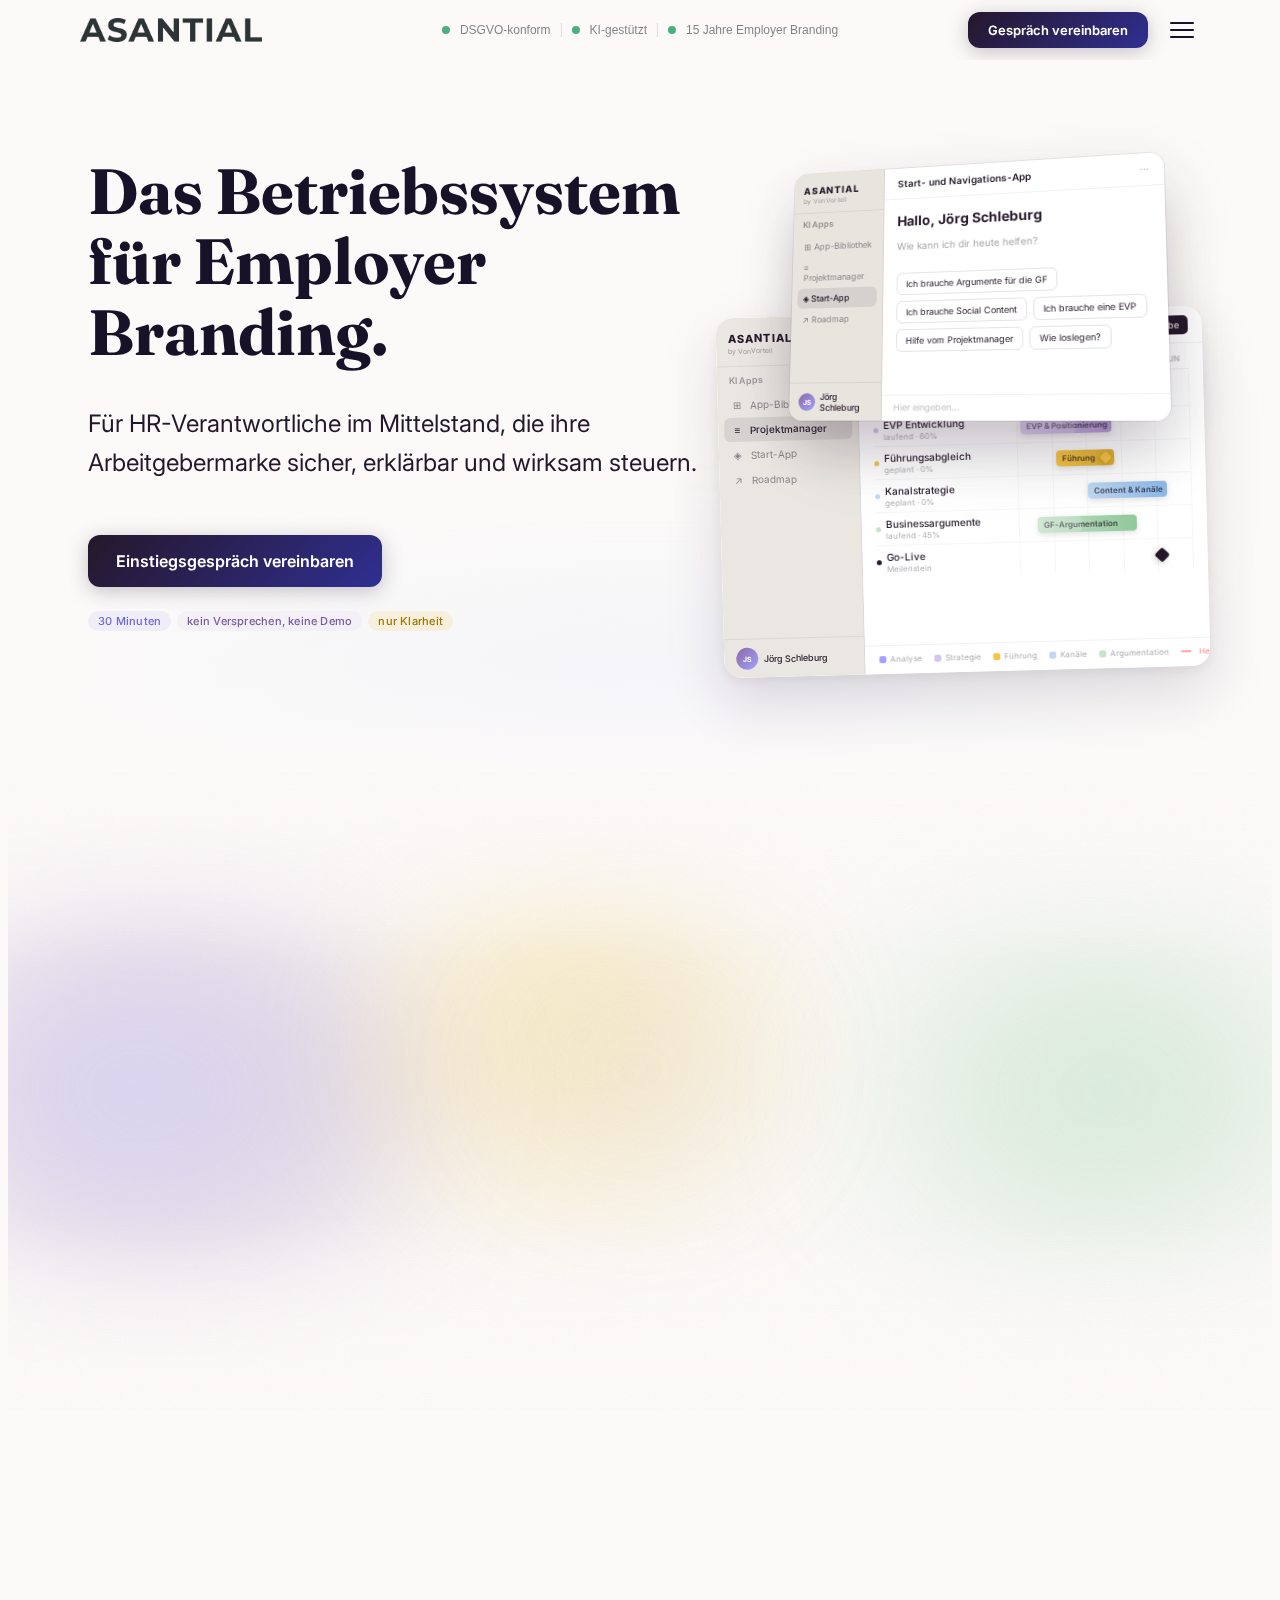
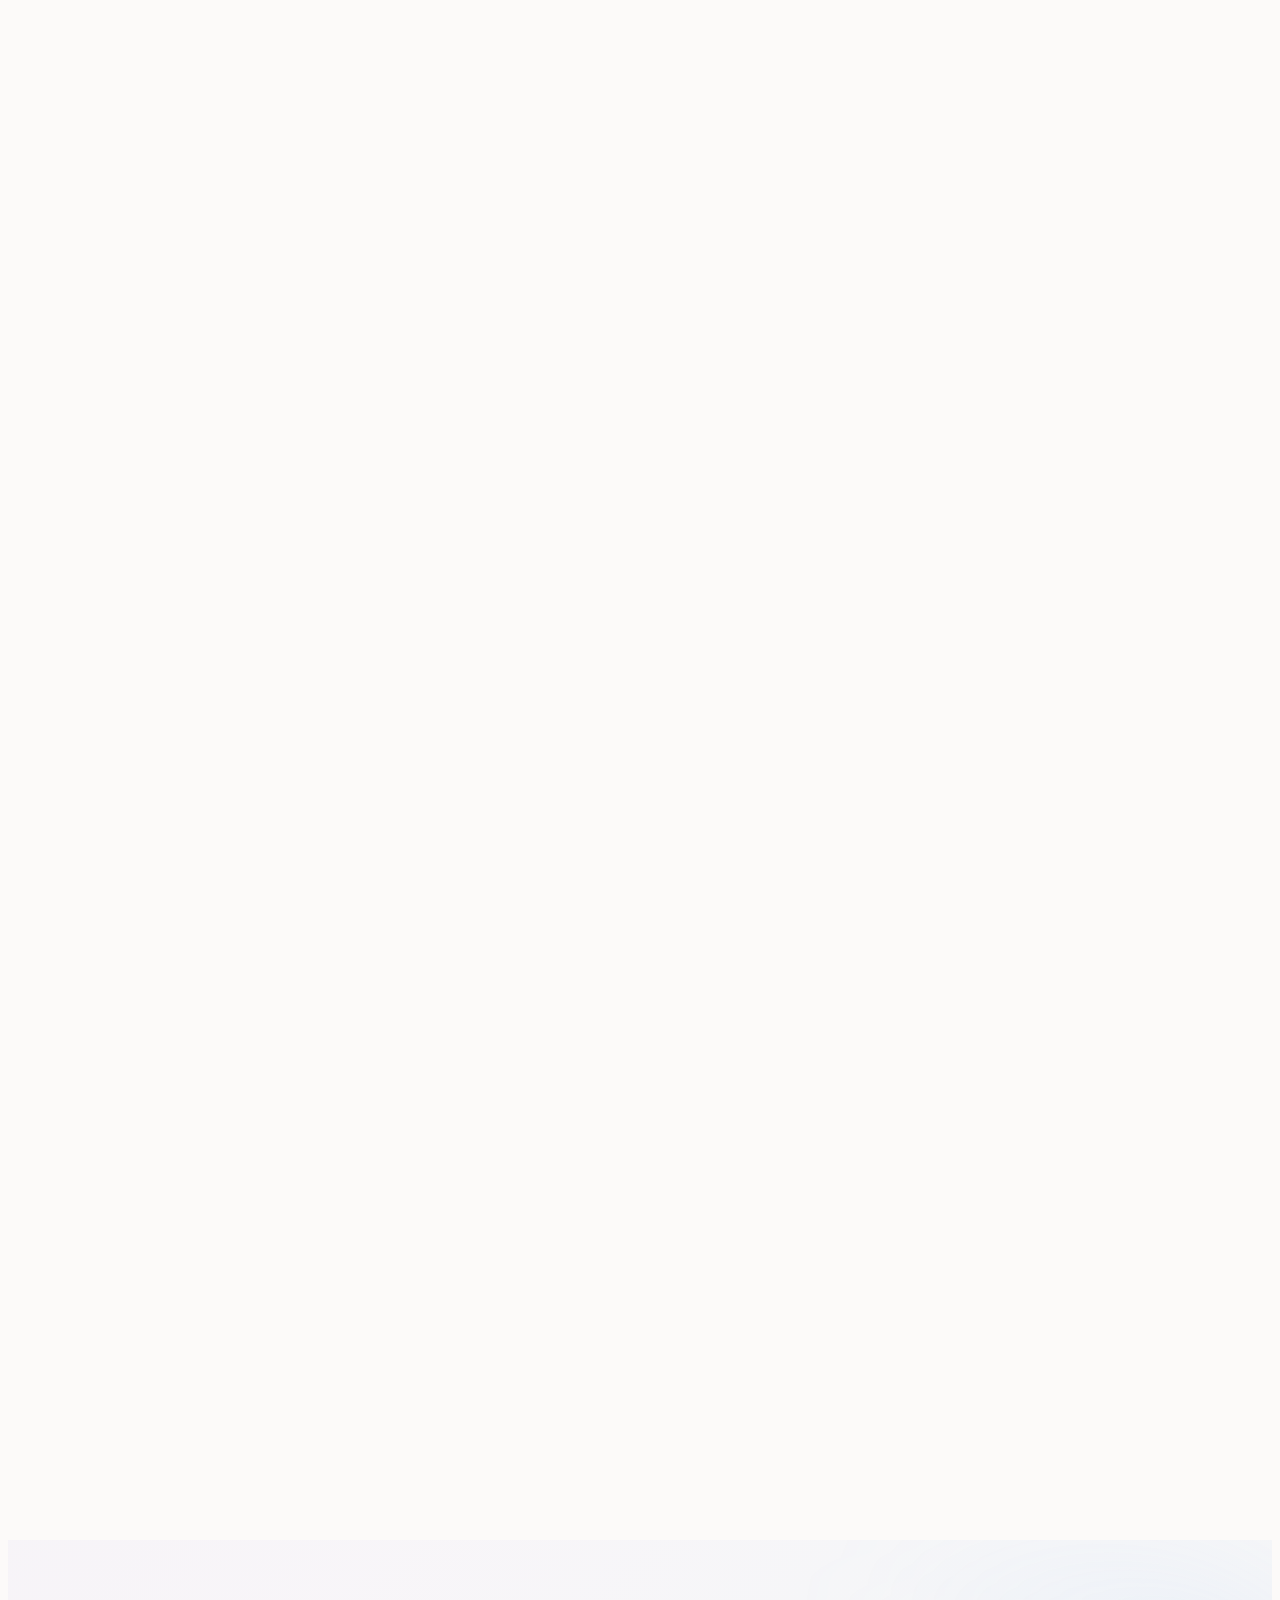
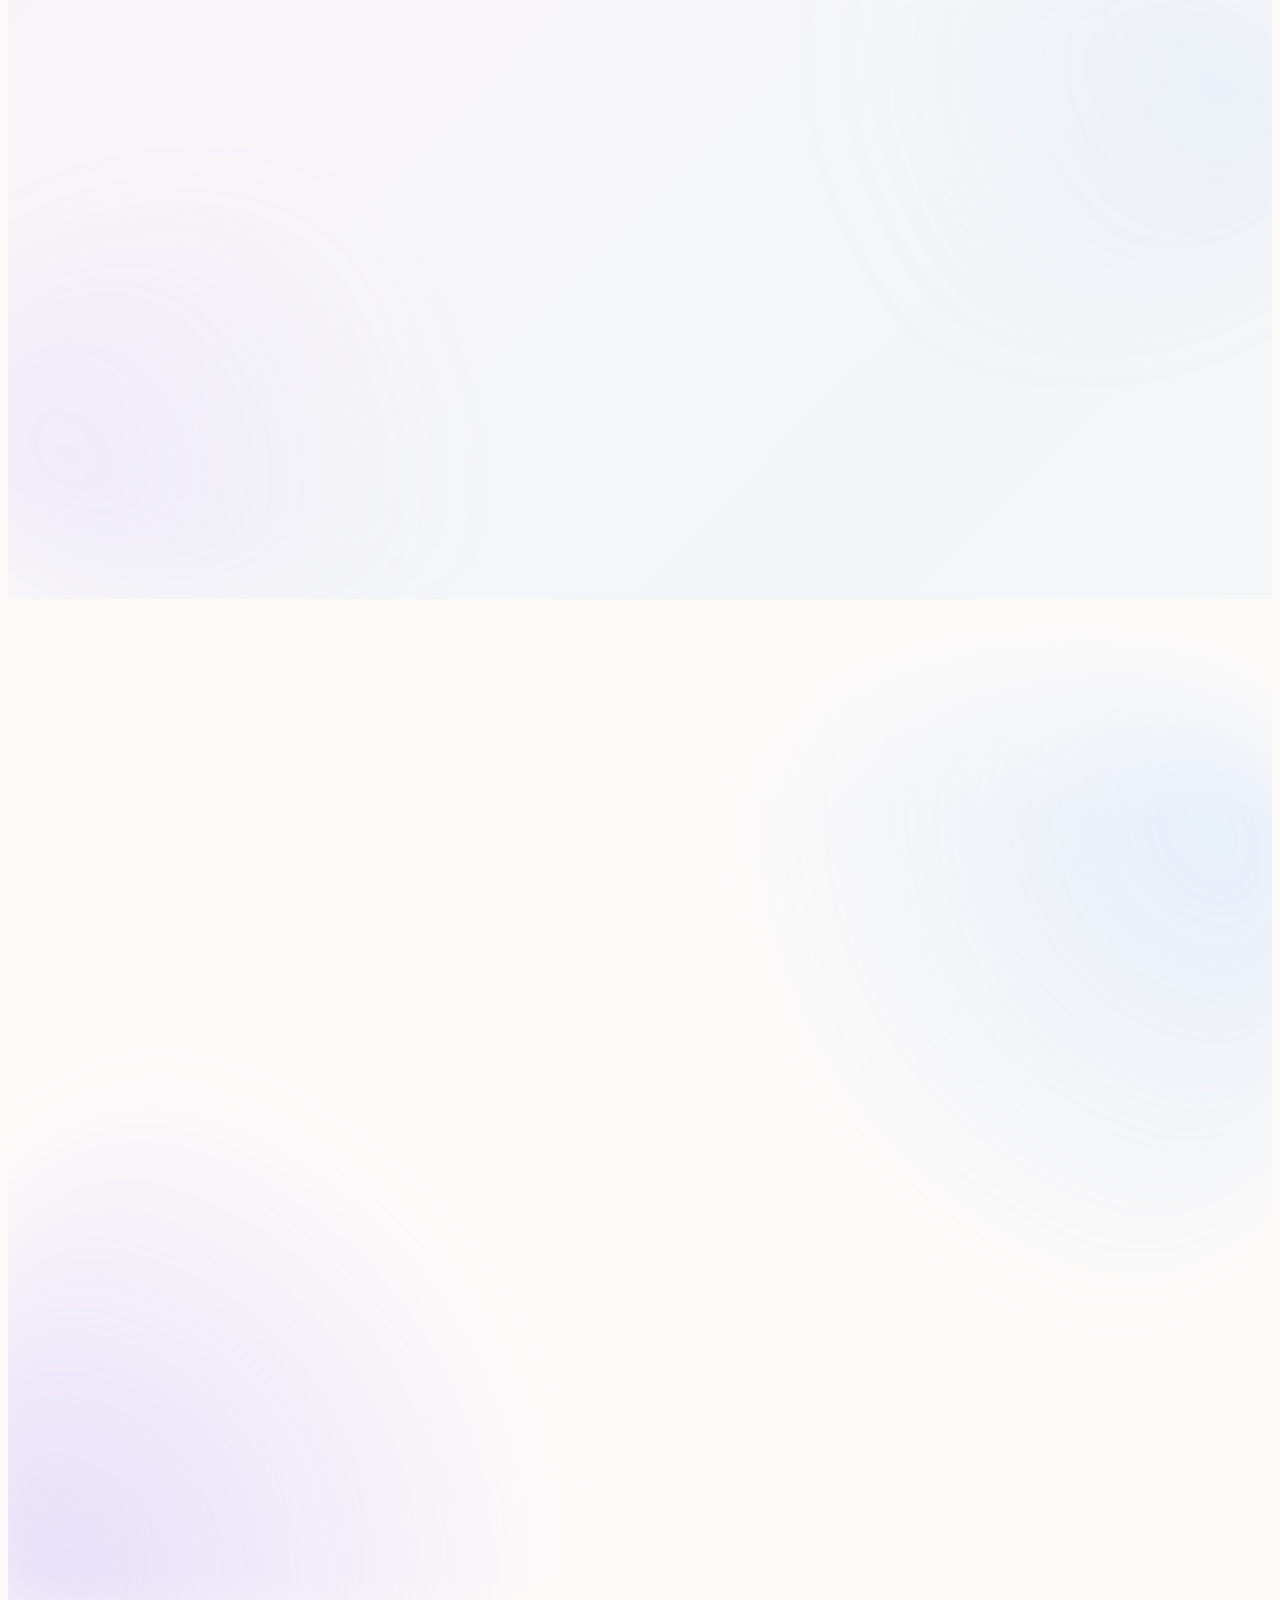
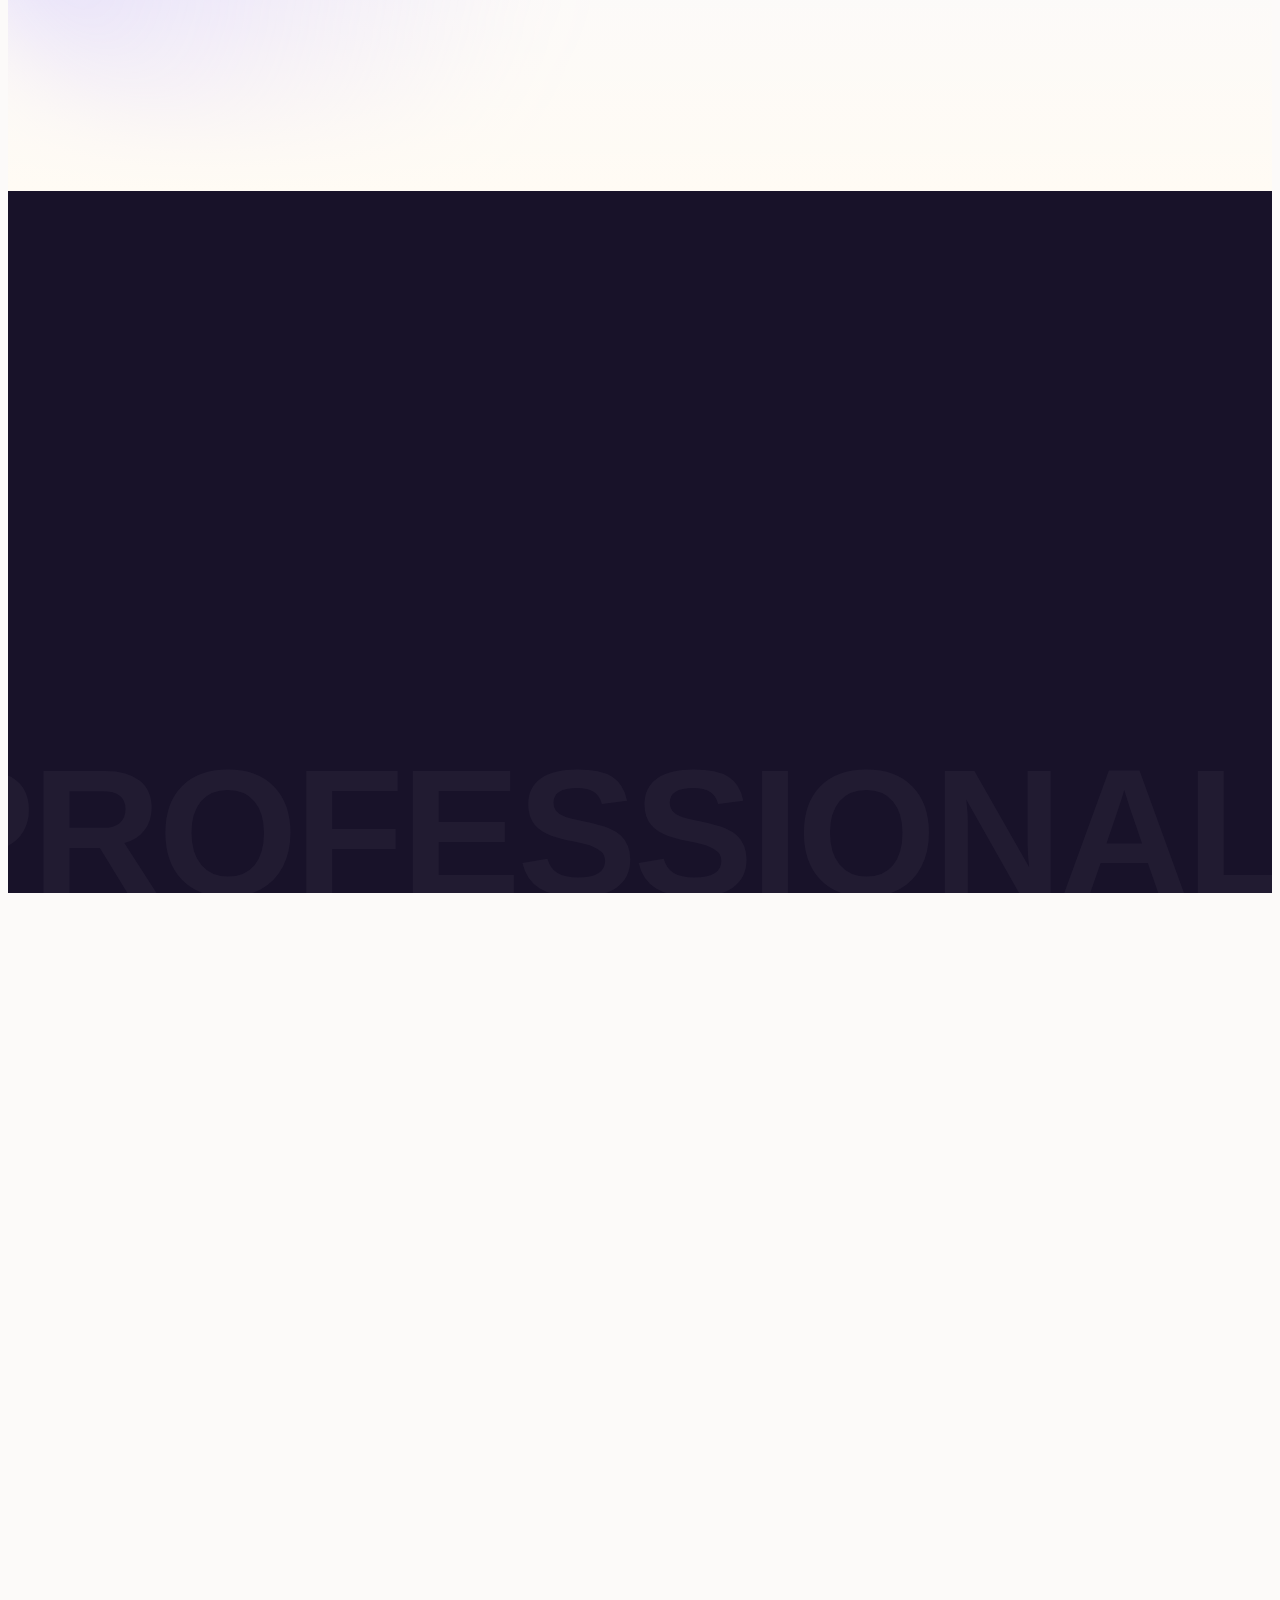
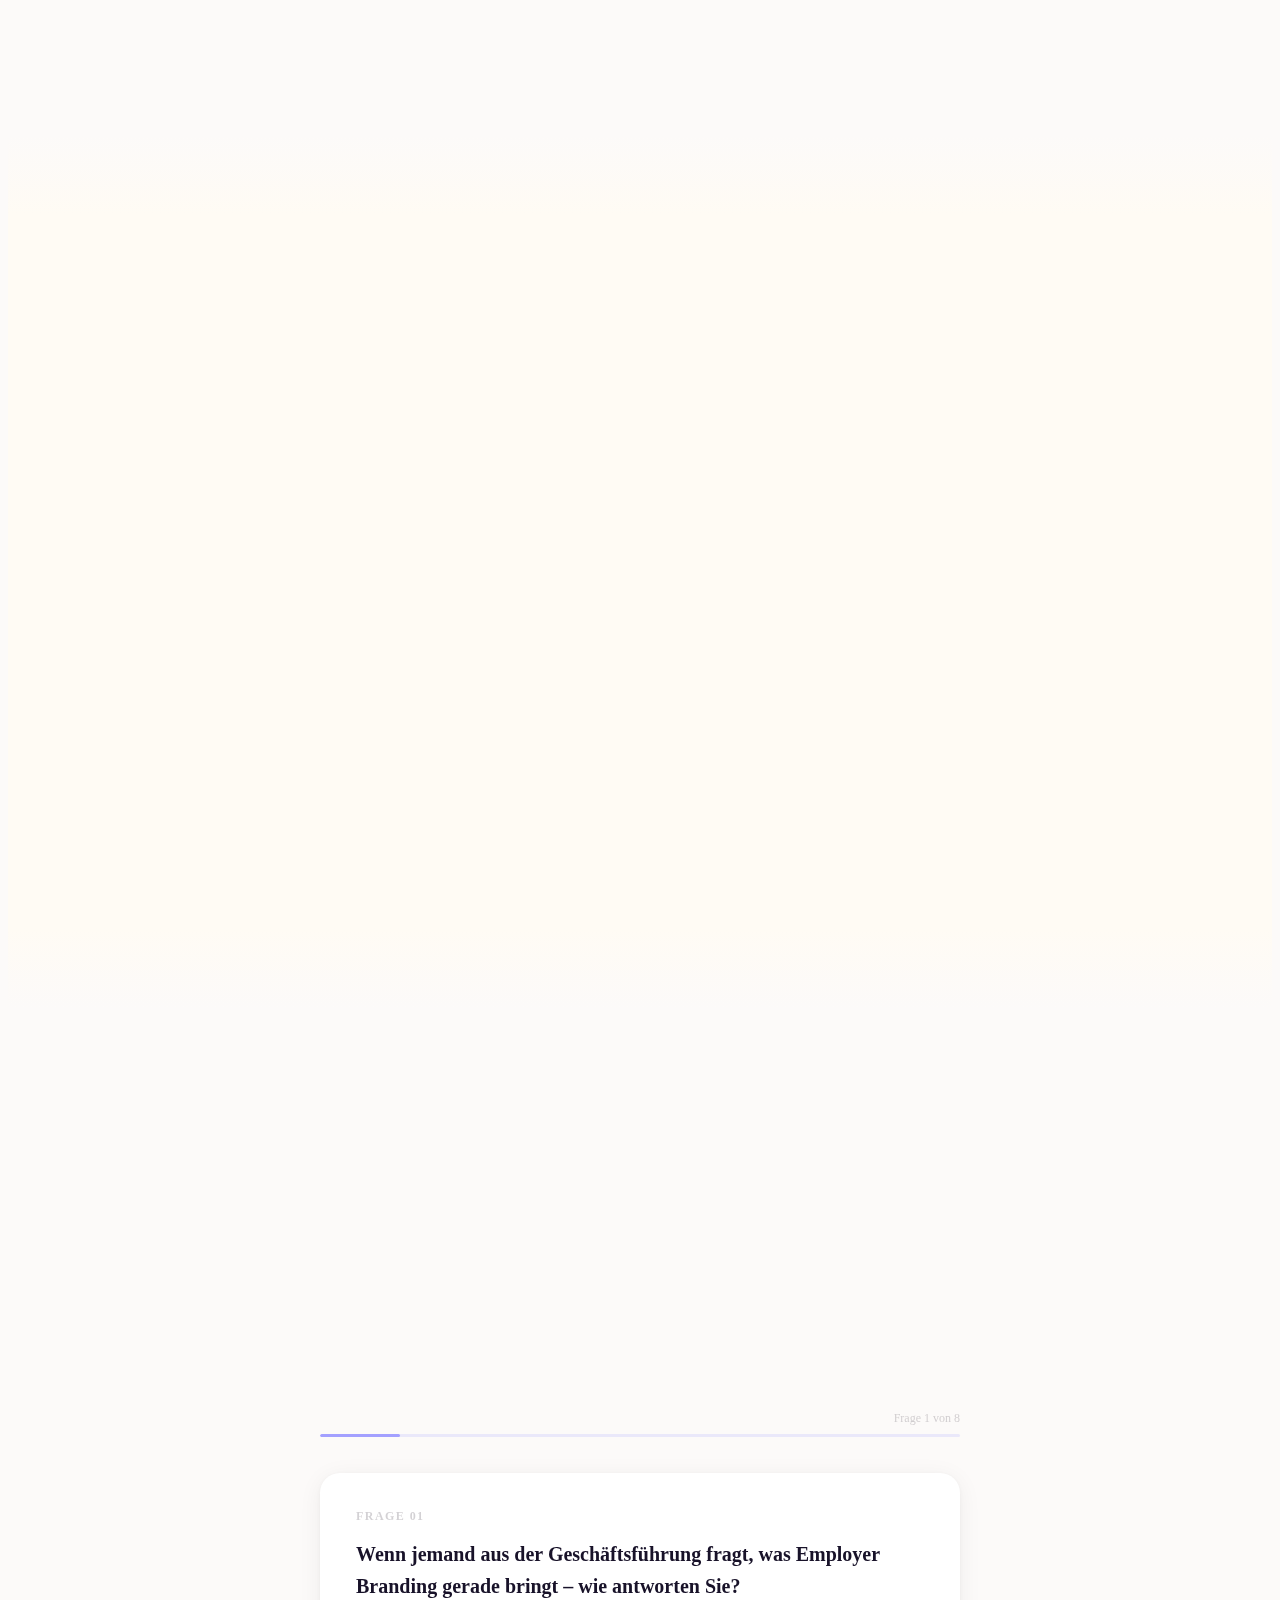
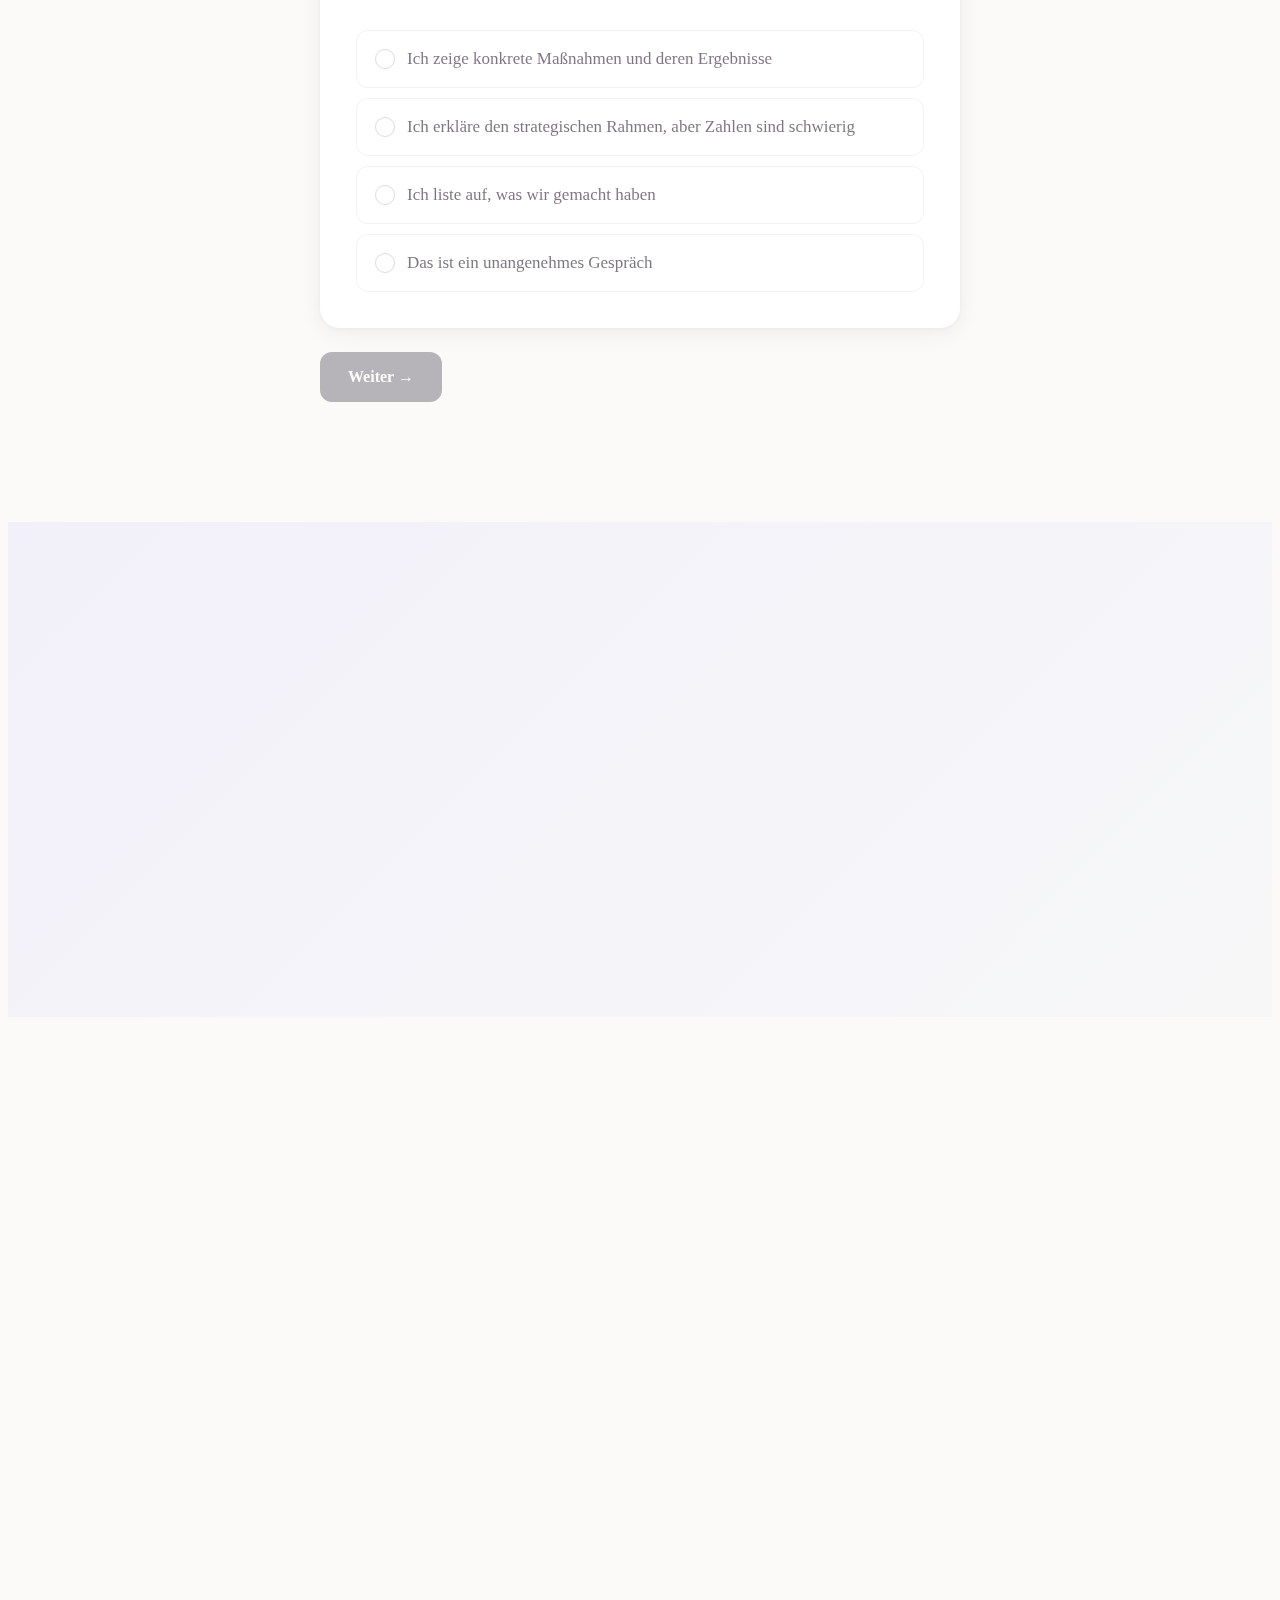
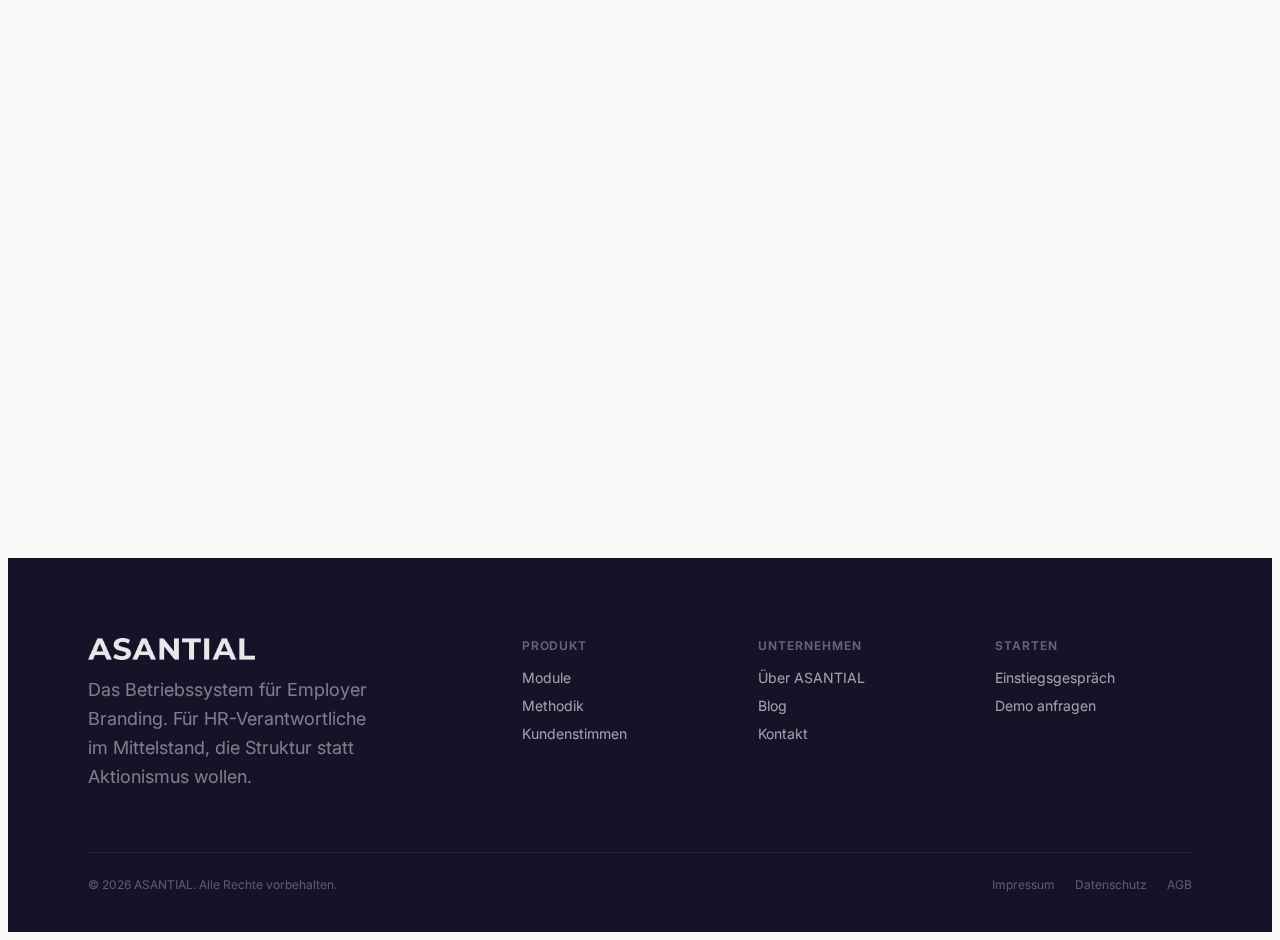
<file: index.html>
<!DOCTYPE html>
<html lang="de">
<head>
  <meta charset="UTF-8" />
  <meta name="viewport" content="width=device-width, initial-scale=1.0" />
  <title>ASANTIAL – Das Betriebssystem für Employer Branding</title>
  <link rel="stylesheet" href="design-tokens.css" />
  <link rel="stylesheet" href="animations.css" />
  <style>
    html, body {
      overflow-x: hidden;
      max-width: 100%;
    }
    html {
      scroll-behavior: smooth;
      scroll-padding-top: 72px;
    }

    .page {
      background-color: var(--bg-base);
      min-height: 100vh;
    }

    .container {
      max-width: var(--max-width-content);
      margin: 0 auto;
      padding-left: var(--space-section-horizontal);
      padding-right: var(--space-section-horizontal);
    }

    /* ----- Modul 1: Hero ----- */
    .hero {
      position: relative;
      padding-top: 140px;
      padding-bottom: var(--space-section-vertical);
      overflow: hidden;
    }

    .hero::after {
      content: "";
      position: absolute;
      left: 0;
      right: 0;
      bottom: 0;
      height: 40%;
      min-height: 180px;
      background: linear-gradient(
        to bottom,
        transparent 0%,
        var(--bg-base) 100%
      );
      z-index: 1;
      pointer-events: none;
    }

    .hero__aura {
      position: absolute;
      bottom: -10%;
      left: 50%;
      transform: translateX(-50%);
      width: 100%;
      height: 60%;
      background: var(--gradient-hero-aura);
      filter: blur(60px);
      z-index: 0;
      pointer-events: none;
    }

    .hero .container {
      position: relative;
      z-index: 2;
      display: grid;
      grid-template-columns: 1fr;
      gap: var(--space-element-gap);
      align-items: center;
    }

    @media (min-width: 900px) {
      .hero .container {
        grid-template-columns: minmax(0, 1fr) minmax(280px, 40%);
      }
    }

    .hero__text {
      max-width: var(--max-width-text);
    }

    .hero__title {
      font-family: var(--font-family-display);
      font-size: var(--font-size-display-xl);
      line-height: var(--font-size-display-xl-line-height);
      font-weight: var(--font-size-display-xl-weight);
      color: var(--color-ink-deep);
      margin: 0 0 0.6em;
    }

    .hero__subline {
      font-family: var(--font-family-body);
      font-size: var(--font-size-body-l);
      line-height: var(--font-size-body-l-line-height);
      font-weight: var(--font-size-body-l-weight);
      color: var(--color-ink);
      margin: 0 0 2.2em;
    }

    .hero__body {
      font-family: var(--font-family-body);
      font-size: var(--font-size-body-m);
      line-height: var(--font-size-body-m-line-height);
      color: var(--color-ink);
      opacity: 0.85;
      margin: 0 0 1.25rem;
    }

    .hero__cta-wrap {
      display: flex;
      flex-direction: column;
      align-items: flex-start;
    }

    .hero__cta {
      display: inline-block;
      padding: var(--space-button-padding);
      font-family: var(--font-family-body);
      font-size: var(--button-primary-font-size);
      font-weight: var(--button-primary-font-weight);
      color: var(--button-primary-color);
      background: linear-gradient(135deg, #25172a 0%, #2f2f91 50%, #25172a 100%);
      background-size: 200% 200%;
      animation: cta-gradient-shift 4s ease-in-out infinite;
      border: none;
      border-radius: var(--button-primary-radius);
      box-shadow: var(--button-primary-shadow);
      text-decoration: none;
      cursor: pointer;
      transition: transform 0.3s var(--ease-spring), box-shadow 0.3s ease;
    }

    @keyframes cta-gradient-shift {
      0%, 100% { background-position: 0% 50%; }
      50%      { background-position: 100% 50%; }
    }

    .hero__cta:hover {
      transform: scale(1.04);
      box-shadow: 0 8px 32px rgba(47,47,145,0.35), var(--button-primary-shadow);
    }

    .hero__cta:active {
      transform: scale(0.97);
    }

    .hero__microcopy {
      font-family: var(--font-family-body);
      font-size: var(--button-microcopy-font-size);
      color: var(--button-microcopy-color);
      margin-top: calc(var(--button-microcopy-margin-top) * 2);
      text-align: left;
      display: flex;
      flex-wrap: wrap;
      gap: 6px;
      align-items: center;
    }

    .hero__microcopy-item {
      display: inline-flex;
      align-items: center;
      padding: 3px 10px;
      border-radius: 20px;
      font-weight: 500;
      font-size: 11px;
      letter-spacing: 0.02em;
    }

    .hero__microcopy-sep {
      display: none;
    }

    .hero__mockup {
      position: relative;
      min-height: 480px;
      display: flex;
      align-items: flex-start;
      justify-content: center;
      padding: 12px 0;
      perspective: 1400px;
    }

    /* Statisches UI-Mockup (aus asantial-mockup-v2.jsx) – 3D-Container */
    .mockup {
      font-family: var(--font-family-body);
      background: #f0ece8;
      border-radius: 14px;
      overflow: hidden;
      width: 100%;
      max-width: 380px;
      box-shadow:
        0 24px 60px rgba(37,23,42,0.18),
        0 0 0 1px rgba(37,23,42,0.08),
        0 40px 80px -20px rgba(37,23,42,0.15);
      min-height: 260px;
      display: flex;
      transform-style: preserve-3d;
      backface-visibility: hidden;
    }
    .mockup__sidebar {
      width: 98px;
      flex-shrink: 0;
      background: #e8e4de;
      border-right: 1px solid rgba(37,23,42,0.08);
      display: flex;
      flex-direction: column;
    }
    .mockup__brand {
      padding: 12px 10px 8px;
      border-bottom: 1px solid rgba(37,23,42,0.07);
    }
    .mockup__brand-name { font-size: 10px; font-weight: 800; letter-spacing: 0.08em; color: #25172a; }
    .mockup__brand-by { font-size: 7px; color: rgba(37,23,42,0.38); letter-spacing: 0.04em; margin-top: 1px; }
    .mockup__nav-label { padding: 6px 10px 4px; font-size: 9px; font-weight: 600; color: rgba(37,23,42,0.45); }
    .mockup__nav-item { display: flex; align-items: center; gap: 4px; padding: 5px 6px; border-radius: 6px; margin-bottom: 1px; font-size: 9px; color: rgba(37,23,42,0.5); }
    .mockup__nav-item--active { background: rgba(37,23,42,0.09); color: #25172a; font-weight: 500; }
    .mockup__nav-items { padding: 4px 6px; flex: 1; }
    .mockup__user { padding: 8px 10px; border-top: 1px solid rgba(37,23,42,0.08); display: flex; align-items: center; gap: 5px; }
    .mockup__avatar { width: 18px; height: 18px; border-radius: 50%; background: linear-gradient(135deg,#8a6aa4,#a3a0ff); display: flex; align-items: center; justify-content: center; font-size: 7px; font-weight: 700; color: #fff; flex-shrink: 0; }
    .mockup__user-name { font-size: 9px; color: #25172a; font-weight: 500; }
    .mockup__main { flex: 1; display: flex; flex-direction: column; background: #fff; overflow: hidden; min-width: 0; }
    .mockup__header { padding: 0 14px; height: 32px; border-bottom: 1px solid rgba(37,23,42,0.06); display: flex; align-items: center; justify-content: space-between; flex-shrink: 0; font-size: 10px; font-weight: 600; color: #25172a; }
    .mockup__chat { flex: 1; padding: 14px 14px 8px; display: flex; flex-direction: column; gap: 10px; min-height: 0; }
    .mockup__greeting { font-size: 14px; font-weight: 700; color: #25172a; margin-bottom: 2px; }
    .mockup__sub { font-size: 10px; color: rgba(37,23,42,0.42); margin-bottom: 12px; }
    .mockup__buttons { display: flex; flex-wrap: wrap; gap: 6px; }
    .mockup__btn { padding: 5px 9px; border-radius: 6px; border: 1px solid rgba(37,23,42,0.12); background: transparent; font-size: 9px; color: #25172a; }
    .mockup__input { padding: 6px 12px 8px; flex-shrink: 0; border-top: 1px solid rgba(37,23,42,0.06); font-size: 9px; color: rgba(37,23,42,0.3); }

    /* ----- Gantt-Karte im Hero (hinter Chat-Mockup) ----- */
    .hero__mockup .mockup {
      position: relative;
      z-index: 2;
    }

    .hero__gantt {
      position: absolute;
      left: -30px;
      bottom: -20px;
      z-index: 1;
      width: 110%;
      max-width: 520px;
    }

    .gantt-tile {
      position: relative;
      width: 100%;
      background: #fff;
      border-radius: 18px;
      overflow: hidden;
      box-shadow:
        0 4px 12px rgba(37,23,42,0.06),
        0 24px 60px rgba(37,23,42,0.14),
        0 2px 0px rgba(255,255,255,0.8) inset;
      transform: rotate(-1.5deg);
      animation: gantt-float 9s ease-in-out infinite;
      font-family: var(--font-family-body);
    }
    .gantt-tile::before {
      content: "";
      position: absolute;
      width: 260px; height: 200px;
      right: -50px; bottom: -50px;
      border-radius: 50%;
      background: radial-gradient(ellipse, rgba(163,160,255,0.35) 0%, rgba(191,217,245,0.2) 50%, transparent 75%);
      filter: blur(40px);
      pointer-events: none;
      z-index: 0;
      animation: gantt-blobmove 11s ease-in-out infinite;
    }
    @keyframes gantt-float {
      0%,100% { transform: rotate(-1.5deg) translateY(0); }
      50%     { transform: rotate(-1.5deg) translateY(-14px); }
    }
    @keyframes gantt-blobmove {
      0%,100% { transform: translate(0,0) scale(1); }
      40%     { transform: translate(-20px,-15px) scale(1.1); }
      70%     { transform: translate(10px,20px) scale(0.92); }
    }

    .gantt-tile__ui {
      display: flex;
      height: 360px;
      position: relative;
      z-index: 1;
    }

    .gantt-tile__sidebar {
      width: 140px;
      flex-shrink: 0;
      background: #eae6e1;
      border-right: 1px solid rgba(37,23,42,0.07);
      display: flex;
      flex-direction: column;
    }
    .gantt-tile__logo { padding: 14px 12px 10px; border-bottom: 1px solid rgba(37,23,42,0.07); }
    .gantt-tile__logo-name { font-size: 11px; font-weight: 800; letter-spacing: 0.1em; color: #25172a; }
    .gantt-tile__logo-sub { font-size: 7px; color: rgba(37,23,42,0.38); margin-top: 1px; }
    .gantt-tile__nav-head { padding: 8px 12px 4px; font-size: 9px; font-weight: 600; color: rgba(37,23,42,0.4); }
    .gantt-tile__nav { padding: 3px 6px; flex: 1; }
    .gantt-tile__nav-item {
      display: flex; align-items: center; gap: 6px;
      padding: 6px 6px; border-radius: 6px; margin-bottom: 1px;
      font-size: 10px; color: rgba(37,23,42,0.5); cursor: default;
    }
    .gantt-tile__nav-item--active { background: rgba(37,23,42,0.09); color: #25172a; font-weight: 500; }
    .gantt-tile__user {
      padding: 8px 12px; border-top: 1px solid rgba(37,23,42,0.07);
      display: flex; align-items: center; gap: 6px;
    }
    .gantt-tile__avatar {
      width: 22px; height: 22px; border-radius: 50%;
      background: linear-gradient(135deg,#8a6aa4,#a3a0ff);
      display: flex; align-items: center; justify-content: center;
      font-size: 7px; font-weight: 700; color: #fff; flex-shrink: 0;
    }
    .gantt-tile__user-name { font-size: 9px; color: #25172a; font-weight: 500; }

    .gantt-tile__main { flex: 1; display: flex; flex-direction: column; background: #fff; overflow: hidden; min-width: 0; }
    .gantt-tile__topbar {
      padding: 0 14px; height: 36px;
      border-bottom: 1px solid rgba(37,23,42,0.06);
      display: flex; align-items: center; justify-content: space-between; flex-shrink: 0;
    }
    .gantt-tile__topbar-title { font-size: 11px; font-weight: 600; color: #25172a; }
    .gantt-tile__topbar-actions { display: flex; gap: 5px; align-items: center; }
    .gantt-tile__topbar-btn {
      padding: 3px 8px; border-radius: 5px; font-size: 9px;
      border: 1px solid rgba(37,23,42,0.12); cursor: default;
      color: rgba(37,23,42,0.6); font-family: inherit; background: transparent;
    }
    .gantt-tile__topbar-btn--primary { background: #25172a; color: #fff; border-color: transparent; }

    .gantt-tile__gantt-wrap { flex: 1; overflow: hidden; padding: 10px 14px; }

    .gantt-tile__header {
      display: grid;
      grid-template-columns: 110px repeat(6, 1fr);
      margin-bottom: 4px;
    }
    .gantt-tile__header-cell {
      font-size: 8px; font-weight: 600; text-align: center;
      color: rgba(37,23,42,0.35); letter-spacing: 0.06em; text-transform: uppercase;
      padding: 0 3px 5px;
      border-bottom: 1px solid rgba(37,23,42,0.07);
    }
    .gantt-tile__header-cell:first-child { text-align: left; padding-left: 0; }

    .gantt-tile__row {
      display: grid;
      grid-template-columns: 110px repeat(6, 1fr);
      align-items: center;
      border-bottom: 1px solid rgba(37,23,42,0.04);
      min-height: 32px;
    }
    .gantt-tile__row:last-child { border-bottom: none; }
    .gantt-tile__label {
      font-size: 10px; color: #25172a; font-weight: 500;
      padding: 4px 8px 4px 0;
      display: flex; align-items: center; gap: 5px;
    }
    .gantt-tile__label-dot { width: 5px; height: 5px; border-radius: 50%; flex-shrink: 0; }
    .gantt-tile__label-sub { font-size: 8px; color: rgba(37,23,42,0.38); font-weight: 400; display: block; margin-top: 1px; }

    .gantt-tile__cells {
      grid-column: 2 / -1;
      display: grid;
      grid-template-columns: repeat(6, 1fr);
      position: relative;
      height: 32px;
      align-items: center;
    }
    .gantt-tile__cells::before {
      content: "";
      position: absolute; inset: 0;
      background: repeating-linear-gradient(90deg, transparent, transparent calc(100%/6 - 1px), rgba(37,23,42,0.04) calc(100%/6 - 1px), rgba(37,23,42,0.04) calc(100%/6));
      pointer-events: none;
    }

    .gantt-tile__bar {
      position: absolute;
      height: 16px;
      border-radius: 4px;
      display: flex; align-items: center; padding: 0 6px;
      font-size: 8px; font-weight: 600; color: rgba(255,255,255,0.9);
      white-space: nowrap; overflow: hidden;
      box-shadow: 0 2px 6px rgba(0,0,0,0.12);
    }
    .gantt-tile__bar-progress {
      position: absolute;
      left: 0; top: 0; height: 100%; border-radius: 4px;
      background: rgba(255,255,255,0.2);
    }
    .gantt-tile__milestone {
      position: absolute;
      width: 9px; height: 9px;
      border-radius: 2px;
      transform: rotate(45deg);
      box-shadow: 0 2px 6px rgba(0,0,0,0.2);
    }
    .gantt-tile__today {
      position: absolute;
      top: -5px; bottom: -5px;
      width: 1.5px;
      background: rgba(255,80,80,0.5);
      z-index: 10;
    }
    .gantt-tile__today::before {
      content: "Heute";
      position: absolute; top: -12px; left: 50%;
      transform: translateX(-50%);
      font-size: 7px; color: rgba(255,80,80,0.8); font-weight: 600; white-space: nowrap;
    }

    .gantt-tile__legend {
      display: flex; gap: 12px; padding: 8px 14px 10px;
      border-top: 1px solid rgba(37,23,42,0.06);
      flex-shrink: 0;
    }
    .gantt-tile__legend-item { display: flex; align-items: center; gap: 4px; }
    .gantt-tile__legend-dot { width: 7px; height: 7px; border-radius: 2px; }
    .gantt-tile__legend-label { font-size: 8px; color: rgba(37,23,42,0.4); }

    @media (max-width: 899px) {
      .hero__gantt { display: none; }
    }
    @media (prefers-reduced-motion: reduce) {
      .gantt-tile { animation: none; }
      .gantt-tile::before { animation: none; }
    }

    /* ----- Modul 2: Trust Bar (section) ----- */
    section.trust-bar {
      background-color: var(--bg-soft);
      border-top: var(--border-divider);
      border-bottom: var(--border-divider);
      padding: var(--space-section-horizontal) var(--space-section-horizontal);
    }

    .trust-bar__text {
      font-family: var(--font-family-body);
      font-size: var(--font-size-body-s);
      line-height: var(--font-size-body-s-line-height);
      color: var(--ink-60);
      text-align: center;
      margin: 0;
      max-width: var(--max-width-content);
      margin-left: auto;
      margin-right: auto;
    }

    /* ----- Modul 2: Kernaussage / Statement ----- */
    .statement {
      position: relative;
      padding: 40px 0 calc(var(--space-section-vertical) * 2.5);
      background: var(--bg-base);
      overflow: hidden;
    }

    .statement__scene {
      position: absolute;
      inset: 0;
      overflow: hidden;
      pointer-events: none;
    }

    .statement__scene::before {
      content: "";
      position: absolute;
      inset: 0;
      z-index: 1;
      pointer-events: none;
      background:
        linear-gradient(to bottom, var(--bg-base) 0%, transparent 30%),
        linear-gradient(to top,    var(--bg-base) 0%, transparent 30%);
    }

    .statement__scene::after {
      content: "";
      position: absolute;
      inset: 0;
      z-index: 2;
      pointer-events: none;
      opacity: 0.055;
      background-image: url("data:image/svg+xml,%3Csvg viewBox='0 0 256 256' xmlns='http://www.w3.org/2000/svg'%3E%3Cfilter id='noise'%3E%3CfeTurbulence type='fractalNoise' baseFrequency='0.9' numOctaves='4' stitchTiles='stitch'/%3E%3C/filter%3E%3Crect width='100%25' height='100%25' filter='url(%23noise)'/%3E%3C/svg%3E");
      background-size: 180px 180px;
    }

    .statement__blob {
      position: absolute;
      border-radius: 50%;
      filter: blur(70px);
      opacity: 0.42;
      transform-origin: center center;
    }

    .statement__blob--1 {
      width: 520px; height: 420px;
      left: -80px; top: 50%; margin-top: -210px;
      background: radial-gradient(ellipse at 40% 50%, rgba(163,160,255,0.95) 0%, rgba(138,106,164,0.6) 50%, transparent 80%);
      animation: st-morph1 12s ease-in-out infinite, st-drift1 18s ease-in-out infinite;
    }
    .statement__blob--2 {
      width: 440px; height: 360px;
      left: 28%; top: 50%; margin-top: -220px;
      background: radial-gradient(ellipse at 50% 45%, rgba(245,207,80,0.9) 0%, rgba(245,197,67,0.5) 50%, transparent 78%);
      animation: st-morph2 15s ease-in-out infinite, st-drift2 22s ease-in-out infinite;
    }
    .statement__blob--3 {
      width: 500px; height: 400px;
      right: -60px; top: 50%; margin-top: -200px;
      background: radial-gradient(ellipse at 55% 50%, rgba(130,200,140,0.85) 0%, rgba(160,210,170,0.5) 48%, transparent 78%);
      animation: st-morph3 18s ease-in-out infinite, st-drift3 20s ease-in-out infinite;
    }
    .statement__blob--4 {
      width: 300px; height: 240px;
      left: 50%; top: 50%; margin-top: -140px; margin-left: -150px;
      background: radial-gradient(ellipse at 50% 50%, rgba(212,196,238,0.5) 0%, rgba(191,217,245,0.25) 55%, transparent 80%);
      animation: st-morph4 20s ease-in-out infinite, st-drift4 25s ease-in-out infinite;
    }

    @keyframes st-morph1 {
      0%   { border-radius: 60% 40% 70% 30% / 50% 60% 40% 50%; transform: scale(1); }
      33%  { border-radius: 40% 60% 30% 70% / 60% 40% 70% 30%; transform: scale(1.08); }
      66%  { border-radius: 70% 30% 50% 50% / 40% 70% 30% 60%; transform: scale(0.95); }
      100% { border-radius: 60% 40% 70% 30% / 50% 60% 40% 50%; transform: scale(1); }
    }
    @keyframes st-morph2 {
      0%   { border-radius: 50% 50% 40% 60% / 60% 40% 60% 40%; transform: scale(1); }
      40%  { border-radius: 70% 30% 60% 40% / 40% 60% 30% 70%; transform: scale(1.06); }
      70%  { border-radius: 30% 70% 50% 50% / 50% 50% 70% 30%; transform: scale(0.97); }
      100% { border-radius: 50% 50% 40% 60% / 60% 40% 60% 40%; transform: scale(1); }
    }
    @keyframes st-morph3 {
      0%   { border-radius: 40% 60% 60% 40% / 70% 30% 50% 50%; transform: scale(1); }
      35%  { border-radius: 60% 40% 40% 60% / 30% 70% 40% 60%; transform: scale(1.07); }
      65%  { border-radius: 50% 50% 70% 30% / 60% 40% 60% 40%; transform: scale(0.93); }
      100% { border-radius: 40% 60% 60% 40% / 70% 30% 50% 50%; transform: scale(1); }
    }
    @keyframes st-morph4 {
      0%   { border-radius: 55% 45% 50% 50% / 45% 55% 50% 50%; transform: scale(1) rotate(0deg); }
      50%  { border-radius: 40% 60% 65% 35% / 60% 40% 55% 45%; transform: scale(1.1) rotate(8deg); }
      100% { border-radius: 55% 45% 50% 50% / 45% 55% 50% 50%; transform: scale(1) rotate(0deg); }
    }

    @keyframes st-drift1 {
      0%,100% { transform: translate(0, 0) scale(1); }
      30%     { transform: translate(40px, -30px) scale(1.05); }
      60%     { transform: translate(-20px, 25px) scale(0.97); }
    }
    @keyframes st-drift2 {
      0%,100% { transform: translate(0, 0); }
      40%     { transform: translate(-50px, 30px); }
      70%     { transform: translate(35px, -20px); }
    }
    @keyframes st-drift3 {
      0%,100% { transform: translate(0, 0); }
      25%     { transform: translate(-30px, -25px); }
      55%     { transform: translate(45px, 30px); }
    }
    @keyframes st-drift4 {
      0%,100% { transform: translate(0, 0); }
      35%     { transform: translate(30px, -40px); }
      65%     { transform: translate(-40px, 20px); }
    }

    .statement .container {
      position: relative;
      z-index: 3;
      display: flex;
      flex-direction: column;
      align-items: center;
    }

    .statement__text-block {
      font-family: 'Fraunces', var(--font-family-display);
      font-size: 46px;
      line-height: 1.3;
      font-weight: 700;
      color: var(--color-ink-deep);
      text-align: center;
      max-width: none;
      white-space: nowrap;
    }

    .reveal-line span {
      display: inline-block;
      opacity: 0;
      transform: translateY(16px);
      transition:
        opacity 1.4s cubic-bezier(0.22, 1, 0.36, 1),
        transform 1.4s cubic-bezier(0.22, 1, 0.36, 1);
    }
    .reveal-line:nth-child(1) span { transition-delay: 0ms; }
    .reveal-line:nth-child(2) span { transition-delay: 300ms; }
    .reveal-line:nth-child(3) span { transition-delay: 600ms; }
    .reveal-line:nth-child(4) span { transition-delay: 900ms; }
    .reveal-line:nth-child(5) span { transition-delay: 1200ms; }

    .reveal-line.visible span {
      opacity: 1;
      transform: translateY(0);
    }

    @media (prefers-reduced-motion: reduce) {
      .statement__blob { animation: none; }
      .reveal-line span {
        opacity: 1;
        transform: none;
        transition: none;
      }
    }

    /* ----- Modul 3: Die Verlegenheits-Falle ----- */
    .verlegenheit {
      background-color: var(--bg-base);
      margin-top: -880px;
      padding-top: calc(var(--space-section-vertical) + 720px);
      padding-bottom: var(--space-section-vertical);
    }

    .verlegenheit .container {
      max-width: var(--max-width-text);
    }

    .verlegenheit__title {
      font-family: var(--font-family-display);
      font-size: var(--font-size-display-l);
      line-height: var(--font-size-display-l-line-height);
      font-weight: var(--font-size-display-l-weight);
      color: var(--color-ink-deep);
      margin: 0 0 1rem;
    }

    .verlegenheit__scene {
      background-color: var(--bg-creme);
      border-radius: var(--radius-card);
      padding: var(--space-card-padding);
      margin: 1.5rem 0;
      border: var(--border-card-subtle);
      font-family: var(--font-family-body);
      font-size: var(--font-size-body-m);
      line-height: var(--font-size-body-m-line-height);
      color: var(--color-ink);
    }

    .verlegenheit__body {
      font-family: var(--font-family-body);
      font-size: var(--font-size-body-m);
      line-height: var(--font-size-body-m-line-height);
      color: var(--color-ink);
      margin: 0 0 1.5rem;
    }

    .verlegenheit__close {
      font-family: var(--font-family-body);
      font-size: var(--font-size-body-l);
      line-height: var(--font-size-body-l-line-height);
      font-weight: var(--font-weight-semibold);
      color: var(--color-ink-deep);
      margin: 0 0 2rem;
    }

    .verlegenheit__diagram {
      position: relative;
      max-width: min(640px, 100%);
      margin: 0 auto 2rem;
      overflow: visible;
    }

    .verlegenheit__diagram svg {
      position: relative;
      z-index: 1;
      width: 100%;
      height: auto;
      display: block;
      overflow: visible;
    }

    .verlegenheit__diagram-title {
      font-family: var(--font-family-display);
      font-size: clamp(18px, 4vw, 24px);
      font-weight: 700;
      fill: var(--color-ink-deep);
      pointer-events: none;
    }

    /* Sprechblasen um den Kreis */
    .verlegenheit__diagram-wrap {
      position: relative;
      max-width: min(900px, 100%);
      margin: 0 auto 2rem;
    }

    .verlegenheit__diagram-wrap .verlegenheit__diagram {
      margin-bottom: 0;
    }

    .speech-bubble {
      position: absolute;
      max-width: 220px;
      padding: 14px 16px;
      background: var(--bg-white-pure);
      border-radius: 14px;
      box-shadow:
        0 4px 20px rgba(37, 23, 42, 0.12),
        0 8px 32px rgba(37, 23, 42, 0.08),
        2px 4px 0 rgba(37, 23, 42, 0.06);
      font-family: var(--font-family-body);
      font-size: 14px;
      line-height: 1.5;
      color: var(--color-ink);
      border: var(--border-card-subtle);
      transform: perspective(400px) rotateY(-3deg) rotateX(2deg);
      animation: speech-float 7s ease-in-out infinite;
      opacity: 0;
      animation-fill-mode: both;
    }

    .speech-bubble::before {
      content: "";
      position: absolute;
      width: 0;
      height: 0;
      border: 8px solid transparent;
    }

    .speech-bubble__quote {
      font-style: italic;
      margin-bottom: 6px;
      transition: opacity 0.4s ease;
    }

    .speech-bubble__attr {
      display: inline-block;
      font-size: 11px;
      font-weight: 700;
      letter-spacing: 0.01em;
      padding: 3px 10px;
      border-radius: 20px;
      line-height: 1.4;
      transition: opacity 0.4s ease;
    }

    .speech-bubble--fading .speech-bubble__quote,
    .speech-bubble--fading .speech-bubble__attr {
      opacity: 0;
    }

    .speech-bubble__attr--gf {
      background: rgba(163,160,255,0.18);
      color: #5b56c5;
    }
    .speech-bubble__attr--vorstand {
      background: rgba(123,119,224,0.15);
      color: #4e4aa8;
    }
    .speech-bubble__attr--marketing {
      background: rgba(245,197,67,0.2);
      color: #8a6d10;
    }
    .speech-bubble__attr--fachbereich {
      background: rgba(191,217,245,0.35);
      color: #2e6da4;
    }
    .speech-bubble__attr--hr {
      background: rgba(212,196,238,0.25);
      color: #6a4f9e;
    }
    .speech-bubble__attr--it {
      background: rgba(100,200,180,0.2);
      color: #2a7a6a;
    }
    .speech-bubble__attr--betriebsrat {
      background: rgba(220,160,160,0.2);
      color: #8a4040;
    }
    .speech-bubble__attr--dienstleister {
      background: rgba(180,180,200,0.2);
      color: #555577;
    }

    /* Links: 3 Blasen, Tail nach rechts */
    .speech-bubble--left-1 { left: -30%; top: 8%; animation-delay: 0.2s; }
    .speech-bubble--left-1::before { right: -14px; top: 20px; border-left-color: var(--bg-white-pure); border-right: none; }

    .speech-bubble--left-2 { left: -36%; top: 38%; animation-delay: 0.6s; }
    .speech-bubble--left-2::before { right: -14px; top: 50%; margin-top: -8px; border-left-color: var(--bg-white-pure); border-right: none; }

    .speech-bubble--left-3 { left: -28%; bottom: 12%; animation-delay: 1s; }
    .speech-bubble--left-3::before { right: -14px; bottom: 24px; border-left-color: var(--bg-white-pure); border-right: none; }

    /* Rechts: 3 Blasen, Tail nach links */
    .speech-bubble--right-1 { right: -30%; top: 10%; animation-delay: 0.4s; }
    .speech-bubble--right-1::before { left: -14px; top: 20px; border-right-color: var(--bg-white-pure); border-left: none; }

    .speech-bubble--right-2 { right: -36%; top: 42%; animation-delay: 0.8s; }
    .speech-bubble--right-2::before { left: -14px; top: 50%; margin-top: -8px; border-right-color: var(--bg-white-pure); border-left: none; }

    .speech-bubble--right-3 { right: -28%; bottom: 14%; animation-delay: 1.2s; }
    .speech-bubble--right-3::before { left: -14px; bottom: 24px; border-right-color: var(--bg-white-pure); border-left: none; }

    .speech-bubble--right-1,
    .speech-bubble--right-2,
    .speech-bubble--right-3 {
      transform: perspective(400px) rotateY(3deg) rotateX(2deg);
    }

    @keyframes speech-float {
      0% { opacity: 0; transform: perspective(400px) rotateY(-3deg) rotateX(2deg) translateY(10px); }
      20% { opacity: 1; transform: perspective(400px) rotateY(-3deg) rotateX(2deg) translateY(0); }
      50% { opacity: 1; transform: perspective(400px) rotateY(-3deg) rotateX(2deg) translateY(-14px); }
      80% { opacity: 1; transform: perspective(400px) rotateY(-3deg) rotateX(2deg) translateY(6px); }
      100% { opacity: 1; transform: perspective(400px) rotateY(-3deg) rotateX(2deg) translateY(0); }
    }

    .speech-bubble--right-1,
    .speech-bubble--right-2,
    .speech-bubble--right-3 {
      animation-name: speech-float-right;
    }

    @keyframes speech-float-right {
      0% { opacity: 0; transform: perspective(400px) rotateY(3deg) rotateX(2deg) translateY(10px); }
      20% { opacity: 1; transform: perspective(400px) rotateY(3deg) rotateX(2deg) translateY(0); }
      50% { opacity: 1; transform: perspective(400px) rotateY(3deg) rotateX(2deg) translateY(-14px); }
      80% { opacity: 1; transform: perspective(400px) rotateY(3deg) rotateX(2deg) translateY(6px); }
      100% { opacity: 1; transform: perspective(400px) rotateY(3deg) rotateX(2deg) translateY(0); }
    }

    @media (max-width: 700px) {
      .speech-bubble { max-width: 160px; font-size: 13px; padding: 11px 13px; }
      .speech-bubble__attr { font-size: 11px; }
      .speech-bubble--left-1, .speech-bubble--left-2, .speech-bubble--left-3 { left: 2%; }
      .speech-bubble--right-1, .speech-bubble--right-2, .speech-bubble--right-3 { right: 2%; }
    }

    @media (prefers-reduced-motion: reduce) {
      .speech-bubble { animation: none; opacity: 1; }
    }

    .verlegenheit__diagram-ring {
      transform-origin: 200px 200px;
      animation: cycle-rotate 24s linear infinite;
    }

    .verlegenheit__diagram-labels-rotate {
      transform-origin: 200px 200px;
      animation: cycle-rotate 36s linear infinite;
    }

    .verlegenheit__diagram-labels {
      transform-origin: 200px 200px;
    }

    @keyframes cycle-rotate {
      from { transform: rotate(0deg); }
      to { transform: rotate(360deg); }
    }

    @keyframes cycle-pulse {
      0%, 100% { opacity: 1; transform: scale(1); }
      50% { opacity: 0.75; transform: scale(1.08); }
    }

    @media (prefers-reduced-motion: reduce) {
      .verlegenheit__diagram-ring { animation: none; }
      .verlegenheit__diagram-labels-rotate { animation: none; }
      .verlegenheit__diagram-labels { animation: none; }
    }

    .verlegenheit__ring-labels {
      display: none;
    }

    @media (max-width: 767px) {
      .verlegenheit__diagram-labels-rotate {
        display: none;
      }
      .verlegenheit__diagram svg {
        width: min(320px, 80vw);
        height: min(320px, 80vw);
        margin: 0 auto;
      }
      .verlegenheit__ring-labels {
        display: flex;
        justify-content: center;
        gap: 16px;
        flex-wrap: wrap;
        padding: 0 20px;
      }
      .verlegenheit__ring-labels--top {
        margin-bottom: 20px;
      }
      .verlegenheit__ring-labels--bottom {
        margin-top: 20px;
      }
      .verlegenheit__ring-labels span {
        font-size: 13px;
        font-weight: 600;
        color: rgba(37,23,42,0.55);
        white-space: nowrap;
      }
    }

    /* ----- Modul 4: Entscheidungen statt Aktionismus ----- */
    .entscheidungen {
      background-color: var(--bg-base);
      padding-top: var(--space-section-vertical);
      padding-bottom: 60px;
    }

    .entscheidungen .container {
      max-width: var(--max-width-content);
    }

    .entscheidungen__title {
      font-family: var(--font-family-display);
      font-size: var(--font-size-display-l);
      line-height: var(--font-size-display-l-line-height);
      font-weight: var(--font-size-display-l-weight);
      color: var(--color-ink-deep);
      margin: 0 0 0.5em;
      max-width: var(--max-width-text);
    }

    .entscheidungen__intro {
      font-family: var(--font-family-body);
      font-size: var(--font-size-body-l);
      line-height: var(--font-size-body-l-line-height);
      color: var(--color-ink);
      margin: 0 0 var(--space-element-gap);
      max-width: var(--max-width-text);
    }

    .entscheidungen__steps {
      margin-top: 2rem;
    }

    .entscheidungen__steps-row {
      display: flex;
      flex-direction: column;
      gap: var(--space-element-gap);
    }

    @media (min-width: 768px) {
      .entscheidungen__steps-row {
        flex-direction: row;
        align-items: stretch;
        gap: 32px;
      }
    }

    .entscheidungen__step {
      text-align: center;
      padding: var(--space-card-padding);
      background: var(--bg-white-pure);
      border-radius: var(--radius-card);
      border: var(--border-card-subtle);
      box-shadow: var(--shadow-card);
      transition: transform 0.3s var(--ease-out-smooth), box-shadow 0.3s var(--ease-out-smooth), background 0.4s ease, border-color 0.4s ease, box-shadow 0.4s ease;
      flex: 1;
      min-width: 0;
    }

    .entscheidungen__step:hover {
      transform: translateY(-4px);
      box-shadow: var(--shadow-card-hover);
    }

    .entscheidungen__step.entscheidungen__step--active {
      background: rgba(163, 160, 255, 0.08);
      border-color: rgba(163, 160, 255, 0.35);
      box-shadow: 0 4px 24px rgba(163, 160, 255, 0.15);
    }

    .entscheidungen__step.entscheidungen__step--active .entscheidungen__step-num {
      box-shadow: 0 0 0 2px rgba(163, 160, 255, 0.4);
    }

    .entscheidungen__arrow-wrap {
      display: none;
    }

    @media (min-width: 768px) {
      .entscheidungen__arrow-wrap {
        display: block;
        width: 100%;
        margin-top: 36px;
        padding: 0 8px;
        min-height: 64px;
        pointer-events: none;
        position: relative;
      }
      .entscheidungen__arrow-svg {
        width: 100%;
        height: 64px;
        display: block;
        overflow: visible;
      }
      .entscheidungen__arrow-path {
        fill: none;
        stroke: url(#arrow-gradient);
        stroke-width: 6;
        stroke-linecap: round;
        stroke-linejoin: round;
        stroke-dasharray: var(--arrow-total-length, 1200);
        stroke-dashoffset: calc(var(--arrow-total-length, 1200) * (1 - var(--arrow-progress, 0)));
        filter: drop-shadow(0 2px 6px rgba(123,119,224,0.25));
      }
      .entscheidungen__arrow-path-bg {
        display: none;
      }
      .entscheidungen__arrow-head-svg {
        fill: #f5c543;
        transition: opacity 0.4s ease;
        filter: drop-shadow(0 2px 4px rgba(245,197,67,0.3));
      }
      .entscheidungen__step--1 { animation: step-glow-1 6s ease-in-out infinite; }
      .entscheidungen__step--2 { animation: step-glow-2 6s ease-in-out infinite; }
      .entscheidungen__step--3 { animation: step-glow-3 6s ease-in-out infinite; }
    }

    @keyframes step-glow-1 {
      0% { background: rgba(163, 160, 255, 0.08); border-color: rgba(163, 160, 255, 0.35); box-shadow: 0 4px 24px rgba(163, 160, 255, 0.15); }
      33% { background: var(--bg-white-pure); border-color: rgba(37, 23, 42, 0.08); box-shadow: var(--shadow-card); }
      100% { background: rgba(163, 160, 255, 0.08); border-color: rgba(163, 160, 255, 0.35); box-shadow: 0 4px 24px rgba(163, 160, 255, 0.15); }
    }

    @keyframes step-glow-2 {
      0%, 33% { background: var(--bg-white-pure); border-color: rgba(37, 23, 42, 0.08); box-shadow: var(--shadow-card); }
      33.01% { background: rgba(163, 160, 255, 0.08); border-color: rgba(163, 160, 255, 0.35); box-shadow: 0 4px 24px rgba(163, 160, 255, 0.15); }
      66% { background: var(--bg-white-pure); border-color: rgba(37, 23, 42, 0.08); box-shadow: var(--shadow-card); }
      100% { background: var(--bg-white-pure); border-color: rgba(37, 23, 42, 0.08); box-shadow: var(--shadow-card); }
    }

    @keyframes step-glow-3 {
      0%, 66% { background: var(--bg-white-pure); border-color: rgba(37, 23, 42, 0.08); box-shadow: var(--shadow-card); }
      66.01% { background: rgba(163, 160, 255, 0.08); border-color: rgba(163, 160, 255, 0.35); box-shadow: 0 4px 24px rgba(163, 160, 255, 0.15); }
      100% { background: var(--bg-white-pure); border-color: rgba(37, 23, 42, 0.08); box-shadow: var(--shadow-card); }
    }

    @media (prefers-reduced-motion: reduce) {
      .entscheidungen__step--1,
      .entscheidungen__step--2,
      .entscheidungen__step--3 { animation: none; }
    }

    .entscheidungen__step-num {
      width: 56px;
      height: 56px;
      margin: 0 auto 1rem;
      border-radius: 50%;
      background: var(--gradient-icon-blob-purple);
      border: var(--border-card-subtle);
      display: flex;
      align-items: center;
      justify-content: center;
      font-family: var(--font-family-body);
      font-size: 22px;
      font-weight: 700;
      color: var(--color-ink);
    }

    .entscheidungen__step-title {
      font-family: var(--font-family-body);
      font-size: var(--font-size-heading);
      line-height: var(--font-size-heading-line-height);
      font-weight: var(--font-size-heading-weight);
      color: var(--color-ink-deep);
      margin: 0 0 0.5rem;
    }

    .entscheidungen__step-desc {
      font-family: var(--font-family-body);
      font-size: var(--font-size-body-m);
      line-height: var(--font-size-body-m-line-height);
      color: var(--color-ink);
      margin: 0;
    }

    .entscheidungen__outcomes {
      margin-top: 2rem;
      padding-top: 1.5rem;
      text-align: center;
      font-family: var(--font-family-body);
      font-size: var(--font-size-body-m);
      line-height: 1.6;
      color: var(--ink-60);
      clip-path: inset(0 calc(100% * (1 - var(--arrow-progress, 0))) 0 0);
      transition: clip-path 0.1s linear;
    }

    /* ----- Modul 8: Systemlogik ----- */
    .systemlogik {
      background-color: var(--bg-base);
      padding-top: var(--space-section-vertical);
      padding-bottom: var(--space-section-vertical);
    }

    .systemlogik .container {
      max-width: var(--max-width-content);
    }

    .systemlogik__title {
      font-family: var(--font-family-display);
      font-size: var(--font-size-display-l);
      line-height: var(--font-size-display-l-line-height);
      font-weight: var(--font-size-display-l-weight);
      color: var(--color-ink-deep);
      margin: 0 0 0.5em;
      max-width: var(--max-width-text);
    }

    .systemlogik__intro {
      font-family: var(--font-family-body);
      font-size: var(--font-size-body-l);
      line-height: var(--font-size-body-l-line-height);
      color: var(--color-ink);
      margin: 0 0 2rem;
      max-width: var(--max-width-text);
    }

    .systemlogik__diagram-wrap {
      position: relative;
      max-width: 640px;
      margin: 0 auto;
    }

    .systemlogik__frame {
      position: absolute;
      inset: -16px;
      border: 2px solid var(--accent-purple-light);
      border-radius: var(--radius-card);
      opacity: 0;
      pointer-events: none;
    }

    .systemlogik__diagram-wrap.systemlogik__diagram-wrap--built .systemlogik__frame {
      animation: systemlogik-frame-in 400ms var(--ease-out-smooth) forwards;
    }

    .systemlogik__nodes {
      display: flex;
      align-items: center;
      justify-content: space-between;
      gap: 1rem;
      position: relative;
      z-index: 1;
      min-height: 140px;
    }

    .systemlogik__node {
      flex: 1;
      max-width: 180px;
      padding: var(--space-card-padding);
      background: var(--bg-white-pure);
      border-radius: var(--radius-card);
      border: var(--border-card-subtle);
      box-shadow: var(--shadow-card);
      text-align: center;
      opacity: 0;
      transform: translateY(24px);
    }

    .systemlogik__diagram-wrap.systemlogik__diagram-wrap--built .systemlogik__node--1 {
      animation: systemlogik-node-in 500ms var(--ease-out-smooth) 200ms forwards;
    }

    .systemlogik__diagram-wrap.systemlogik__diagram-wrap--built .systemlogik__node--2 {
      animation: systemlogik-node-in 500ms var(--ease-out-smooth) 350ms forwards;
    }

    .systemlogik__diagram-wrap.systemlogik__diagram-wrap--built .systemlogik__node--3 {
      animation: systemlogik-node-in 500ms var(--ease-out-smooth) 500ms forwards;
    }

    .systemlogik__node-title {
      font-family: var(--font-family-body);
      font-size: var(--font-size-heading);
      font-weight: 600;
      color: var(--color-ink-deep);
      margin: 0 0 0.25rem;
    }

    .systemlogik__node-desc {
      font-family: var(--font-family-body);
      font-size: var(--font-size-body-s);
      line-height: 1.4;
      color: var(--ink-60);
      margin: 0;
    }

    .systemlogik__lines {
      position: absolute;
      inset: 0;
      pointer-events: none;
      z-index: 0;
    }

    .systemlogik__lines svg {
      width: 100%;
      height: 100%;
      overflow: visible;
    }

    .systemlogik__line-path {
      fill: none;
      stroke: var(--accent-purple-light);
      stroke-width: 2;
      stroke-dasharray: 200;
      stroke-dashoffset: 200;
      transition: none;
    }

    .systemlogik__diagram-wrap.systemlogik__diagram-wrap--built .systemlogik__line-path {
      animation: systemlogik-lines-draw 600ms var(--ease-out-smooth) 400ms forwards;
    }

    @keyframes systemlogik-frame-in {
      from { opacity: 0; }
      to { opacity: 1; }
    }

    @keyframes systemlogik-node-in {
      from { opacity: 0; transform: translateY(24px); }
      to { opacity: 1; transform: translateY(0); }
    }

    @keyframes systemlogik-lines-draw {
      to { stroke-dashoffset: 0; }
    }

    @media (prefers-reduced-motion: reduce) {
      .systemlogik__frame,
      .systemlogik__node,
      .systemlogik__line-path {
        animation: none !important;
      }
      .systemlogik__diagram-wrap.systemlogik__diagram-wrap--built .systemlogik__frame,
      .systemlogik__diagram-wrap.systemlogik__diagram-wrap--built .systemlogik__node {
        opacity: 1;
        transform: translateY(0);
      }
      .systemlogik__diagram-wrap.systemlogik__diagram-wrap--built .systemlogik__line-path {
        stroke-dashoffset: 0;
      }
    }

    /* ----- Modul 9: Highlight Apps ----- */
    /* ----- Modul 9: Highlight Apps – Liquid Glass ----- */
    /* Layer 1: Gradient Basis */
    .apps {
      padding-top: 60px;
      padding-bottom: 60px;
      position: relative;
      overflow: hidden;
      background: var(--bg-base);
    }

    .apps::before,
    .apps::after {
      content: "";
      position: absolute;
      left: 0;
      right: 0;
      height: 220px;
      z-index: 1;
      pointer-events: none;
      z-index: 4;
    }

    .apps::before {
      top: 0;
      background: linear-gradient(to bottom, var(--bg-base) 0%, rgba(252,250,249,0.6) 40%, transparent 100%);
    }

    .apps::after {
      bottom: 0;
      background: linear-gradient(to top, var(--bg-warm) 0%, rgba(255,251,244,0.6) 40%, transparent 100%);
    }

    /* Layer 2: Tiefenblobs */
    .apps__blobs {
      position: absolute;
      inset: 0;
      z-index: 0;
      pointer-events: none;
      overflow: hidden;
    }

    .apps__blob {
      position: absolute;
      border-radius: 50%;
      filter: blur(45px);
    }

    .apps__blob--left {
      width: 50%;
      height: 60%;
      left: -5%;
      top: 40%;
      background: radial-gradient(circle at 15% 70%, rgba(163,140,255,0.25) 0%, transparent 70%);
      animation: env-drift1 20s ease-in-out infinite;
    }

    .apps__blob--right {
      width: 50%;
      height: 60%;
      right: -5%;
      top: 0%;
      background: radial-gradient(circle at 85% 30%, rgba(140,190,255,0.2) 0%, transparent 70%);
      animation: env-drift2 24s ease-in-out infinite;
    }

    @keyframes env-drift1 {
      0%,100% { transform: translate(0, 0) scale(1); }
      50%     { transform: translate(40px, -30px) scale(1.08); }
    }
    @keyframes env-drift2 {
      0%,100% { transform: translate(0, 0) scale(1); }
      50%     { transform: translate(-30px, 25px) scale(1.05); }
    }

    /* Layer 3: Punktraster */
    .apps__dots {
      display: none;
    }

    .apps .container {
      max-width: var(--max-width-content);
      position: relative;
      z-index: 5;
    }

    .apps__title {
      font-family: var(--font-family-display);
      font-size: var(--font-size-display-l);
      line-height: var(--font-size-display-l-line-height);
      font-weight: var(--font-size-display-l-weight);
      color: var(--color-ink-deep);
      margin: 0 0 0.5em;
      max-width: var(--max-width-text);
    }

    .apps__intro {
      font-family: var(--font-family-body);
      font-size: var(--font-size-body-l);
      line-height: var(--font-size-body-l-line-height);
      color: var(--color-ink);
      margin: 0 0 2rem;
      max-width: var(--max-width-text);
    }

    /* ----- Highlight Cards Stage ----- */
    .highlight-cards {
      width: 100%;
      overflow-x: auto;
      overflow-y: visible;
      perspective: 1200px;
    }

    .highlight-cards__stage {
      position: relative;
      width: 100%;
      min-width: 720px;
      max-width: 1000px;
      margin: 0 auto;
      height: 0;
      padding-bottom: 44%;
      min-height: 340px;
      overflow: visible;
      transform-style: preserve-3d;
    }

    /* ----- Glass Tile Base ----- */
    .highlight-cards__tile {
      position: absolute;
      width: max(240px, 32.5%);
      aspect-ratio: 1;
      max-width: 324px;
      border-radius: 30px;
      padding: 32px 28px;
      cursor: pointer;
      overflow: hidden;
      box-sizing: border-box;
      transform-style: preserve-3d;

      background: linear-gradient(
        135deg,
        rgba(255,255,255,0.32) 0%,
        rgba(255,255,255,0.12) 40%,
        rgba(255,255,255,0.05) 100%
      );
      backdrop-filter: blur(12px) saturate(1.4);
      -webkit-backdrop-filter: blur(12px) saturate(1.4);

      border: 1px solid rgba(255,255,255,0.28);

      transition:
        transform 1.8s cubic-bezier(0.22, 1, 0.36, 1),
        box-shadow 1.8s cubic-bezier(0.22, 1, 0.36, 1),
        background 1.4s cubic-bezier(0.22, 1, 0.36, 1),
        left 1.8s cubic-bezier(0.22, 1, 0.36, 1),
        top 1.8s cubic-bezier(0.22, 1, 0.36, 1);
      will-change: transform, left, z-index;
      backface-visibility: hidden;
      -webkit-backface-visibility: hidden;
    }

    /* Inner border (double edge for thickness) */
    .highlight-cards__tile::before {
      content: "";
      position: absolute;
      inset: 1px;
      border-radius: 29px;
      border: 1px solid rgba(255,255,255,0.12);
      pointer-events: none;
      z-index: 2;
    }

    /* Specular highlight streak */
    .highlight-cards__tile::after {
      content: "";
      position: absolute;
      top: -40%;
      left: -20%;
      width: 140%;
      height: 60%;
      background: linear-gradient(
        165deg,
        rgba(255,255,255,0.5) 0%,
        rgba(255,255,255,0.15) 25%,
        transparent 50%
      );
      border-radius: 50%;
      pointer-events: none;
      z-index: 3;
      transform: rotate(-8deg);
    }

    .highlight-cards__tile:hover {
      z-index: 10 !important;
      background: linear-gradient(
        135deg,
        rgba(255,255,255,0.42) 0%,
        rgba(255,255,255,0.18) 40%,
        rgba(255,255,255,0.08) 100%
      ) !important;
    }

    /* Inner glow layer */
    .highlight-cards__glow {
      position: absolute;
      inset: 0;
      border-radius: 30px;
      pointer-events: none;
      z-index: 1;
      box-shadow:
        inset 0 1px 1px rgba(255,255,255,0.4),
        inset 0 -1px 2px rgba(0,0,0,0.04),
        inset 2px 0 8px rgba(255,255,255,0.08),
        inset -2px 0 8px rgba(255,255,255,0.05);
    }

    /* Refraction blob (visible through glass) */
    .highlight-cards__blob {
      position: absolute;
      border-radius: 50%;
      filter: blur(40px);
      pointer-events: none;
      animation: highlight-cards-blobmove 9s ease-in-out infinite;
      transition: opacity 0.4s ease;
      mix-blend-mode: screen;
    }

    .highlight-cards__tile:hover .highlight-cards__blob {
      opacity: 1 !important;
      filter: blur(30px);
    }

    /* Noise texture overlay */
    .highlight-cards__noise {
      position: absolute;
      inset: 0;
      border-radius: 30px;
      opacity: 0.035;
      pointer-events: none;
      z-index: 2;
      background-image: url("data:image/svg+xml,%3Csvg viewBox='0 0 256 256' xmlns='http://www.w3.org/2000/svg'%3E%3Cfilter id='n'%3E%3CfeTurbulence type='fractalNoise' baseFrequency='0.85' numOctaves='4' stitchTiles='stitch'/%3E%3C/filter%3E%3Crect width='100%25' height='100%25' filter='url(%23n)'/%3E%3C/svg%3E");
      background-size: 128px 128px;
    }

    /* Caustic light pattern under tiles */
    .highlight-cards__caustic {
      position: absolute;
      bottom: -20px;
      left: 10%;
      right: 10%;
      height: 30px;
      border-radius: 50%;
      pointer-events: none;
      z-index: -1;
      opacity: 0.12;
      filter: blur(12px);
      background: radial-gradient(ellipse, rgba(163,160,255,0.6) 0%, transparent 70%);
    }

    /* ----- Content layers (stay crisp) ----- */
    .highlight-cards__icon {
      font-size: 22px;
      margin-bottom: 16px;
      position: relative; z-index: 5;
      width: 44px; height: 44px;
      border-radius: 12px;
      display: flex; align-items: center; justify-content: center;
      backdrop-filter: blur(8px);
      -webkit-backdrop-filter: blur(8px);
      border: 1px solid rgba(255,255,255,0.3);
      box-shadow: inset 0 1px 1px rgba(255,255,255,0.3), 0 2px 8px rgba(0,0,0,0.06);
    }

    .highlight-cards__cat {
      font-family: var(--font-family-body);
      font-size: var(--font-size-label);
      font-weight: var(--font-weight-bold);
      line-height: var(--font-size-label-line-height);
      letter-spacing: 0.12em;
      text-transform: uppercase;
      margin-bottom: 10px;
      position: relative; z-index: 5;
      max-width: 100%;
    }

    .highlight-cards__title {
      font-family: var(--font-family-body);
      font-size: var(--font-size-body-l);
      font-weight: var(--font-size-heading-weight);
      line-height: var(--font-size-body-l-line-height);
      color: var(--color-ink-deep);
      margin: 0 0 12px;
      position: relative; z-index: 5;
      overflow-wrap: break-word;
      word-wrap: break-word;
      max-width: 100%;
      min-width: 0;
    }

    .highlight-cards__text {
      font-family: var(--font-family-body);
      font-size: var(--font-size-body-s);
      line-height: var(--font-size-body-s-line-height);
      color: var(--ink-60);
      margin: 0;
      position: relative; z-index: 5;
      overflow-wrap: break-word;
      word-wrap: break-word;
      max-width: 100%;
      min-width: 0;
    }

    /* ----- Per-tile positioning, z-depth, shadows ----- */

    /* Tile 1: Foreground left */
    .highlight-cards__tile--1 {
      left: 0; top: 12%;
      transform: rotate(-3deg) translateZ(40px);
      box-shadow:
        0 8px 16px rgba(37,23,42,0.12),
        0 24px 48px rgba(37,23,42,0.1),
        0 2px 4px rgba(37,23,42,0.06);
      z-index: 4;
    }
    .highlight-cards__stage:hover .highlight-cards__tile--1 { left: -2%; }
    .highlight-cards__tile--1 .highlight-cards__blob {
      width: 240px; height: 220px;
      right: -50px; bottom: -50px;
      background: radial-gradient(ellipse, rgba(163,160,255,0.6) 0%, transparent 70%);
      opacity: 0.5;
      animation-delay: 0s;
    }
    .highlight-cards__tile--1 .highlight-cards__icon { background: rgba(163,160,255,0.2); color: #6b68d4; }
    .highlight-cards__tile--1 .highlight-cards__cat { color: #6b68d4; }
    .highlight-cards__tile--1 .highlight-cards__caustic { background: radial-gradient(ellipse, rgba(163,160,255,0.5) 0%, transparent 70%); }

    /* Tile 2: Foreground center-left */
    .highlight-cards__tile--2 {
      left: 22.5%; top: 6%;
      transform: rotate(2deg) translateZ(60px);
      box-shadow:
        0 10px 20px rgba(37,23,42,0.14),
        0 28px 56px rgba(37,23,42,0.12),
        0 2px 4px rgba(37,23,42,0.08);
      z-index: 5;
    }
    .highlight-cards__stage:hover .highlight-cards__tile--2 { left: 25%; }
    .highlight-cards__tile--2 .highlight-cards__blob {
      width: 265px; height: 220px;
      left: -40px; bottom: -40px;
      background: radial-gradient(ellipse, rgba(212,196,238,0.55) 0%, rgba(212,196,238,0.2) 55%, transparent 75%);
      opacity: 0.45;
      animation-delay: -3s;
    }
    .highlight-cards__tile--2 .highlight-cards__icon { background: rgba(212,196,238,0.18); color: #8a6aa4; }
    .highlight-cards__tile--2 .highlight-cards__cat { color: #8a6aa4; }
    .highlight-cards__tile--2 .highlight-cards__caustic { background: radial-gradient(ellipse, rgba(212,196,238,0.4) 0%, transparent 70%); }

    /* Tile 3: Mid-depth right */
    .highlight-cards__tile--3 {
      left: 45%; top: 14%;
      transform: rotate(-1.5deg) translateZ(20px);
      box-shadow:
        0 12px 32px rgba(37,23,42,0.08),
        0 32px 64px rgba(37,23,42,0.06),
        0 2px 4px rgba(37,23,42,0.04);
      z-index: 2;
    }
    .highlight-cards__stage:hover .highlight-cards__tile--3 { left: 50%; }
    .highlight-cards__tile--3 .highlight-cards__blob {
      width: 255px; height: 200px;
      right: -30px; top: -40px;
      background: radial-gradient(ellipse, rgba(191,217,245,0.6) 0%, rgba(163,160,255,0.2) 50%, transparent 75%);
      opacity: 0.5;
      animation-delay: -5s;
    }
    .highlight-cards__tile--3 .highlight-cards__icon { background: rgba(191,217,245,0.2); color: #3060b0; }
    .highlight-cards__tile--3 .highlight-cards__cat { color: #3060b0; }
    .highlight-cards__tile--3 .highlight-cards__caustic { background: radial-gradient(ellipse, rgba(191,217,245,0.4) 0%, transparent 70%); }

    /* Tile 4: Background right */
    .highlight-cards__tile--4 {
      left: 67.5%; top: 10%;
      transform: rotate(3.5deg) translateZ(0px);
      box-shadow:
        0 16px 40px rgba(37,23,42,0.05),
        0 36px 72px rgba(37,23,42,0.04);
      z-index: 1;
    }
    .highlight-cards__stage:hover .highlight-cards__tile--4 { left: 72%; }
    .highlight-cards__tile--4 .highlight-cards__blob {
      width: 240px; height: 220px;
      left: -30px; bottom: -40px;
      background: radial-gradient(ellipse, rgba(245,197,67,0.5) 0%, rgba(212,196,238,0.2) 50%, transparent 75%);
      opacity: 0.45;
      animation-delay: -7s;
    }
    .highlight-cards__tile--4 .highlight-cards__icon { background: rgba(245,197,67,0.2); color: #9a7500; }
    .highlight-cards__tile--4 .highlight-cards__cat { color: #9a7500; }
    .highlight-cards__tile--4 .highlight-cards__caustic { background: radial-gradient(ellipse, rgba(245,197,67,0.3) 0%, transparent 70%); }

    /* ----- Float animations ----- */
    .highlight-cards__tile--1 { animation: glass-float1 7s ease-in-out infinite; }
    .highlight-cards__tile--2 { animation: glass-float2 9s ease-in-out infinite; }
    .highlight-cards__tile--3 { animation: glass-float3 8s ease-in-out infinite; }
    .highlight-cards__tile--4 { animation: glass-float4 10s ease-in-out infinite; }

    @keyframes glass-float1 {
      0%,100% { transform: rotate(-3deg) translateY(0) translateZ(40px); }
      50%     { transform: rotate(-3deg) translateY(-10px) translateZ(40px); }
    }
    @keyframes glass-float2 {
      0%,100% { transform: rotate(2deg) translateY(0) translateZ(60px); }
      50%     { transform: rotate(2deg) translateY(-14px) translateZ(60px); }
    }
    @keyframes glass-float3 {
      0%,100% { transform: rotate(-1.5deg) translateY(0) translateZ(20px); }
      50%     { transform: rotate(-1.5deg) translateY(-8px) translateZ(20px); }
    }
    @keyframes glass-float4 {
      0%,100% { transform: rotate(3.5deg) translateY(0) translateZ(0px); }
      50%     { transform: rotate(3.5deg) translateY(-12px) translateZ(0px); }
    }

    @keyframes highlight-cards-blobmove {
      0%,100% { transform: translate(0,0) scale(1); border-radius: 50%; }
      33%     { transform: translate(-12px,-8px) scale(1.1); border-radius: 40% 60% 55% 45%; }
      66%     { transform: translate(8px,12px) scale(0.92); border-radius: 60% 40% 45% 55%; }
    }

    /* Hover: lift + stronger shadow + brighter glass */
    .highlight-cards__tile--1:hover {
      animation: none;
      transform: rotate(-1deg) translateY(-28px) translateZ(80px) scale(1.05) !important;
      box-shadow: 0 20px 40px rgba(37,23,42,0.2), 0 48px 80px rgba(37,23,42,0.16), 0 4px 8px rgba(37,23,42,0.1) !important;
    }
    .highlight-cards__tile--2:hover {
      animation: none;
      transform: rotate(0.5deg) translateY(-28px) translateZ(100px) scale(1.05) !important;
      box-shadow: 0 22px 44px rgba(37,23,42,0.22), 0 52px 88px rgba(37,23,42,0.18), 0 4px 8px rgba(37,23,42,0.12) !important;
    }
    .highlight-cards__tile--3:hover {
      animation: none;
      transform: rotate(-0.5deg) translateY(-28px) translateZ(70px) scale(1.05) !important;
      box-shadow: 0 18px 36px rgba(37,23,42,0.18), 0 44px 76px rgba(37,23,42,0.14), 0 4px 8px rgba(37,23,42,0.08) !important;
    }
    .highlight-cards__tile--4:hover {
      animation: none;
      transform: rotate(1deg) translateY(-28px) translateZ(60px) scale(1.05) !important;
      box-shadow: 0 16px 32px rgba(37,23,42,0.16), 0 40px 72px rgba(37,23,42,0.12), 0 4px 8px rgba(37,23,42,0.07) !important;
    }

    @media (prefers-reduced-motion: reduce) {
      .highlight-cards__tile--1,
      .highlight-cards__tile--2,
      .highlight-cards__tile--3,
      .highlight-cards__tile--4 { animation: none; }
      .highlight-cards__blob { animation: none; }
      .apps__blob { animation: none; }
    }

    /* ----- Modul 5: Einstiegsgespräch ----- */
    .einstieg {
      position: relative;
      padding-top: var(--space-section-vertical);
      padding-bottom: var(--space-section-vertical);
      background-color: var(--bg-base);
      overflow: hidden;
    }

    .einstieg__aura {
      position: absolute;
      inset: 0;
      background: linear-gradient(
        135deg,
        rgba(163, 160, 255, 0.12) 0%,
        rgba(191, 217, 245, 0.1) 50%,
        rgba(245, 197, 67, 0.08) 100%
      );
      pointer-events: none;
    }

    .einstieg__aura.cta-gradient-animate {
      background-size: 200% 200%;
      background-position: 0% 50%;
      animation: cta-gradient-flow 12s ease infinite;
    }

    .einstieg .container {
      position: relative;
      z-index: 1;
      max-width: var(--max-width-content);
      text-align: center;
    }

    .einstieg__title {
      font-family: var(--font-family-display);
      font-size: var(--font-size-display-l);
      line-height: var(--font-size-display-l-line-height);
      font-weight: var(--font-size-display-l-weight);
      color: var(--color-ink-deep);
      margin: 0 0 0.5em;
    }

    .einstieg__intro {
      font-family: var(--font-family-body);
      font-size: var(--font-size-body-l);
      line-height: var(--font-size-body-l-line-height);
      color: var(--color-ink);
      margin: 0 auto 1.5rem;
      max-width: var(--max-width-text);
    }

    .einstieg__cta {
      display: inline-block;
      padding: var(--space-button-padding);
      font-family: var(--font-family-body);
      font-size: var(--button-primary-font-size);
      font-weight: var(--button-primary-font-weight);
      color: var(--button-primary-color);
      background: linear-gradient(135deg, #25172a 0%, #2f2f91 50%, #25172a 100%);
      background-size: 200% 200%;
      animation: cta-gradient-shift 4s ease-in-out infinite;
      border-radius: var(--radius-button);
      text-decoration: none;
      transition: transform 0.3s var(--ease-spring), box-shadow 0.3s ease;
    }

    .einstieg__cta:hover {
      transform: scale(1.04);
      box-shadow: 0 8px 32px rgba(47,47,145,0.35), 0 2px 8px rgba(37,23,42,0.12);
    }

    .einstieg__cta:active {
      transform: scale(0.97);
    }

    /* ----- Navigation ----- */
    .nav {
      position: fixed;
      top: 0;
      left: 0;
      right: 0;
      z-index: 100;
      height: 60px;
      overflow: hidden;
      transition: background 0.4s ease, box-shadow 0.4s ease;
    }

    .nav--scrolled {
      background: rgba(255,255,255,0.92);
      backdrop-filter: blur(16px);
      -webkit-backdrop-filter: blur(16px);
      box-shadow: 0 1px 8px rgba(0,0,0,0.06);
    }

    .nav .container {
      display: flex;
      align-items: center;
      max-width: 100%;
      justify-content: space-between;
      height: 60px;
    }

    .nav__logo {
      display: block;
      height: 24px;
      width: auto;
      max-width: 150px;
      flex-shrink: 0;
    }

    .nav__logo img {
      height: 100%;
      width: auto;
      display: block;
    }

    .nav__links {
      display: none;
    }
    .nav__link {
      font-size: 13px;
      font-weight: 500;
      color: var(--color-ink-deep);
      text-decoration: none;
      opacity: 0.6;
      transition: opacity 0.2s ease;
    }
    .nav__link:hover { opacity: 1; }

    .nav__right {
      display: flex;
      align-items: center;
      gap: 16px;
      margin-left: auto;
      flex-shrink: 0;
    }

    .nav__cta {
      display: none;
      padding: 10px 20px;
      font-family: var(--font-family-body);
      font-size: 13px;
      font-weight: var(--button-primary-font-weight);
      color: var(--button-primary-color);
      background: linear-gradient(135deg, #25172a 0%, #2f2f91 50%, #25172a 100%);
      background-size: 200% 200%;
      animation: cta-gradient-shift 4s ease-in-out infinite;
      border: none;
      border-radius: var(--button-primary-radius);
      box-shadow: var(--button-primary-shadow);
      white-space: nowrap;
      text-decoration: none;
      cursor: pointer;
      transition: transform 0.3s var(--ease-spring), box-shadow 0.3s ease;
    }
    .nav__cta:hover {
      transform: scale(1.04);
      box-shadow: 0 8px 32px rgba(47,47,145,0.35), var(--button-primary-shadow);
    }
    .nav__cta:active { transform: scale(0.97); }
    @media (min-width: 768px) {
      .nav__cta { display: block; }
    }

    /* Trust Bar */
    .trust-bar {
      display: none;
      align-items: center;
      gap: 10px;
      font-family: -apple-system, BlinkMacSystemFont, "Segoe UI", Helvetica, Arial, sans-serif;
      font-size: 12px;
      font-weight: 500;
      color: rgba(37,23,42,0.55);
      white-space: nowrap;
      position: absolute;
      left: 50%;
      transform: translateX(-50%);
      background: none;
      background-color: transparent;
      border: none;
      box-shadow: none;
      padding: 0;
    }
    @media (min-width: 768px) {
      .trust-bar { display: flex; }
    }
    .trust-dot {
      width: 8px;
      height: 8px;
      border-radius: 50%;
      background: #4caf7d;
      flex-shrink: 0;
    }
    .trust-divider {
      width: 1px;
      height: 14px;
      background: rgba(37,23,42,0.12);
      flex-shrink: 0;
    }

    /* Burger Button */
    .burger {
      display: flex;
      flex-direction: column;
      justify-content: center;
      gap: 5px;
      width: 36px;
      height: 36px;
      padding: 6px;
      background: none;
      border: none;
      cursor: pointer;
      z-index: 102;
      border-radius: 8px;
      transition: background 0.3s ease;
    }

    .burger:hover {
      background: rgba(0,0,0,0.04);
    }

    .burger__line {
      display: block;
      width: 100%;
      height: 2px;
      background: var(--color-ink-deep, #1a1a2e);
      border-radius: 2px;
      transition: transform 0.4s cubic-bezier(0.22, 1, 0.36, 1), opacity 0.3s ease;
      transform-origin: center;
    }

    .burger--open .burger__line:nth-child(1) {
      transform: translateY(7px) rotate(45deg);
    }
    .burger--open .burger__line:nth-child(2) {
      opacity: 0;
    }
    .burger--open .burger__line:nth-child(3) {
      transform: translateY(-7px) rotate(-45deg);
    }

    /* Overlay Menu */
    .nav-overlay {
      position: fixed;
      inset: 0;
      z-index: 99;
      background: rgba(255,255,255,0.97);
      backdrop-filter: blur(24px);
      -webkit-backdrop-filter: blur(24px);
      display: flex;
      align-items: center;
      justify-content: center;
      opacity: 0;
      visibility: hidden;
      transition: opacity 0.5s cubic-bezier(0.22, 1, 0.36, 1), visibility 0.5s;
    }

    .nav-overlay--open {
      opacity: 1;
      visibility: visible;
    }

    .nav-overlay__list {
      list-style: none;
      margin: 0;
      padding: 0;
      text-align: center;
      display: flex;
      flex-direction: column;
      gap: 8px;
    }

    .nav-overlay__link {
      display: inline-block;
      font-family: var(--font-family-display, 'Inter', sans-serif);
      font-size: clamp(22px, 3vw, 32px);
      font-weight: 500;
      color: var(--color-ink-deep, #1a1a2e);
      text-decoration: none;
      padding: 12px 24px;
      border-radius: 12px;
      transition: background 0.3s ease, color 0.3s ease, transform 0.4s cubic-bezier(0.22, 1, 0.36, 1), opacity 0.4s ease;
      opacity: 0;
      transform: translateY(20px);
    }

    .nav-overlay--open .nav-overlay__link {
      opacity: 1;
      transform: translateY(0);
    }

    .nav-overlay--open .nav-overlay__item:nth-child(1) .nav-overlay__link { transition-delay: 0.08s; }
    .nav-overlay--open .nav-overlay__item:nth-child(2) .nav-overlay__link { transition-delay: 0.14s; }
    .nav-overlay--open .nav-overlay__item:nth-child(3) .nav-overlay__link { transition-delay: 0.20s; }
    .nav-overlay--open .nav-overlay__item:nth-child(4) .nav-overlay__link { transition-delay: 0.26s; }

    .nav-overlay__link:hover {
      background: rgba(163,160,255,0.08);
      color: #6b68d4;
    }

    .nav-overlay__cta {
      display: inline-block;
      margin-top: 24px;
      padding: 14px 36px;
      font-family: var(--font-family-display, 'Inter', sans-serif);
      font-size: var(--font-size-body-l, 17px);
      font-weight: 600;
      color: #fff;
      background: var(--color-ink-deep, #1a1a2e);
      border-radius: 999px;
      text-decoration: none;
      transition: transform 0.3s ease, box-shadow 0.3s ease, opacity 0.4s ease;
      opacity: 0;
      transform: translateY(16px);
    }

    .nav-overlay--open .nav-overlay__cta {
      opacity: 1;
      transform: translateY(0);
      transition-delay: 0.5s;
    }

    .nav-overlay__cta:hover {
      transform: scale(1.04);
      box-shadow: 0 4px 20px rgba(26,26,46,0.18);
    }

    body.nav-open {
      overflow: hidden;
    }

    @media (prefers-reduced-motion: reduce) {
      .burger__line { transition: none; }
      .nav-overlay { transition: none; }
      .nav-overlay__link { transition: none; opacity: 1; transform: none; }
      .nav-overlay__cta { transition: none; opacity: 1; transform: none; }
    }

    /* ----- Modul 12: Kundenstimmen ----- */
    .testimonials {
      padding: var(--space-section-vertical) 0;
      background: var(--bg-warm);
      position: relative;
      overflow: hidden;
    }

    .testimonials::before,
    .testimonials::after {
      content: "";
      position: absolute;
      left: 0;
      right: 0;
      height: 80px;
      pointer-events: none;
      z-index: 1;
    }

    .testimonials::before {
      top: 0;
      background: linear-gradient(to bottom, var(--bg-base), transparent);
    }

    .testimonials::after {
      bottom: 0;
      background: linear-gradient(to top, var(--bg-base), transparent);
    }

    .testimonials__header {
      text-align: center;
      margin-bottom: var(--space-element-gap);
    }

    .testimonials__title {
      font-family: var(--font-family-display);
      font-size: var(--font-size-display-m);
      line-height: var(--font-size-display-m-line-height);
      font-weight: var(--font-size-display-m-weight);
      color: var(--color-ink-deep);
      margin: 0 0 16px;
    }

    .testimonials__subtitle {
      font-family: var(--font-family-body);
      font-size: var(--font-size-body-l);
      line-height: var(--font-size-body-l-line-height);
      color: var(--ink-60);
      margin: 0;
      max-width: var(--max-width-text);
      margin-left: auto;
      margin-right: auto;
    }

    .testimonials__grid {
      display: grid;
      grid-template-columns: 1fr;
      gap: 24px;
    }

    @media (min-width: 700px) {
      .testimonials__grid {
        grid-template-columns: 1fr 1fr;
      }
    }

    @media (min-width: 1000px) {
      .testimonials__grid {
        grid-template-columns: 1fr 1fr 1fr;
      }
    }

    .testimonial-card {
      background: var(--bg-white-pure);
      border: var(--border-card-subtle);
      border-radius: var(--radius-card);
      padding: var(--space-card-padding);
      display: flex;
      flex-direction: column;
      gap: 20px;
      transition: transform 0.5s cubic-bezier(0.22, 1, 0.36, 1), box-shadow 0.5s cubic-bezier(0.22, 1, 0.36, 1);
    }

    .testimonial-card:hover {
      transform: translateY(-4px);
      box-shadow: var(--shadow-card-hover);
    }

    .testimonial-card__quote {
      font-family: var(--font-family-display);
      font-size: var(--font-size-heading);
      line-height: var(--font-size-heading-line-height);
      font-weight: 700;
      color: var(--color-ink-deep);
      margin: 0;
      position: relative;
      padding-left: 24px;
    }

    .testimonial-card__quote::before {
      content: "\201E";
      position: absolute;
      left: 0;
      top: -4px;
      font-size: 40px;
      color: var(--accent-purple-light);
      line-height: 1;
    }

    .testimonial-card__body {
      font-family: var(--font-family-body);
      font-size: var(--font-size-body-m);
      line-height: var(--font-size-body-m-line-height);
      color: var(--ink-60);
      margin: 0;
      flex: 1;
    }

    .testimonial-card__author {
      display: flex;
      align-items: center;
      gap: 12px;
      padding-top: 8px;
      border-top: var(--border-divider);
    }

    .testimonial-card__avatar {
      width: 44px;
      height: 44px;
      border-radius: 50%;
      background: var(--gradient-icon-blob-purple);
      display: flex;
      align-items: center;
      justify-content: center;
      font-family: var(--font-family-display);
      font-size: 18px;
      font-weight: 700;
      color: var(--color-indigo);
      flex-shrink: 0;
    }

    .testimonial-card__meta {
      display: flex;
      flex-direction: column;
    }

    .testimonial-card__name {
      font-family: var(--font-family-body);
      font-size: var(--font-size-body-s);
      font-weight: var(--font-weight-semibold);
      color: var(--color-ink-deep);
      line-height: 1.3;
    }

    .testimonial-card__role {
      font-family: var(--font-family-body);
      font-size: var(--font-size-label);
      color: var(--ink-40);
      line-height: 1.4;
    }

    /* ----- Footer ----- */
    .footer {
      background: var(--color-ink-deep);
      color: rgba(255,255,255,0.6);
      padding: 80px 0 40px;
    }

    .footer__grid {
      display: grid;
      grid-template-columns: 1fr;
      gap: 48px;
      margin-bottom: 60px;
    }

    @media (min-width: 768px) {
      .footer__grid {
        grid-template-columns: 2fr 1fr 1fr 1fr;
        gap: 40px;
      }
    }

    .footer__brand-logo {
      height: 22px;
      width: auto;
      display: block;
      margin-bottom: 16px;
      filter: brightness(0) invert(1);
      opacity: 0.9;
    }

    .footer__brand-desc {
      font-family: var(--font-family-body);
      font-size: var(--font-size-body-s);
      line-height: 1.6;
      color: rgba(255,255,255,0.45);
      margin: 0;
      max-width: 300px;
    }

    .footer__col-title {
      font-family: var(--font-family-body);
      font-size: var(--font-size-label);
      font-weight: var(--font-weight-semibold);
      letter-spacing: 0.08em;
      text-transform: uppercase;
      color: rgba(255,255,255,0.35);
      margin: 0 0 16px;
    }

    .footer__links {
      list-style: none;
      margin: 0;
      padding: 0;
      display: flex;
      flex-direction: column;
      gap: 10px;
    }

    .footer__link {
      font-family: var(--font-family-body);
      font-size: var(--font-size-body-s);
      color: rgba(255,255,255,0.6);
      text-decoration: none;
      transition: color 0.3s ease;
    }

    .footer__link:hover {
      color: #fff;
    }

    .footer__divider {
      border: none;
      height: 1px;
      background: rgba(255,255,255,0.08);
      margin: 0 0 24px;
    }

    .footer__bottom {
      display: flex;
      flex-wrap: wrap;
      justify-content: space-between;
      align-items: center;
      gap: 16px;
    }

    .footer__copy {
      font-family: var(--font-family-body);
      font-size: var(--font-size-label);
      color: rgba(255,255,255,0.3);
      margin: 0;
    }

    .footer__legal {
      display: flex;
      gap: 20px;
    }

    .footer__legal-link {
      font-family: var(--font-family-body);
      font-size: var(--font-size-label);
      color: rgba(255,255,255,0.3);
      text-decoration: none;
      transition: color 0.3s ease;
    }

    .footer__legal-link:hover {
      color: rgba(255,255,255,0.6);
    }

    /* ----- Vorher / Nachher ----- */
    .before-after {
      padding: 60px 0;
      position: relative;
      overflow: hidden;
      background:
        linear-gradient(135deg,
          rgba(200,191,238,0.10) 0%, rgba(212,206,245,0.10) 20%, rgba(189,212,240,0.10) 50%,
          rgba(168,200,238,0.10) 75%, rgba(184,216,248,0.10) 100%),
        var(--bg-base);
    }

    .before-after::before,
    .before-after::after {
      display: none;
    }

    .before-after__blobs {
      position: absolute;
      inset: 0;
      z-index: 0;
      pointer-events: none;
      overflow: hidden;
    }

    .before-after__blob {
      position: absolute;
      border-radius: 50%;
      filter: blur(45px);
    }

    .before-after__blob--left {
      width: 50%; height: 60%;
      left: -5%; top: 40%;
      background: radial-gradient(circle at 15% 70%, rgba(163,140,255,0.10) 0%, transparent 70%);
      animation: env-drift1 18s ease-in-out infinite;
    }

    .before-after__blob--right {
      width: 50%; height: 60%;
      right: -5%; top: 0%;
      background: radial-gradient(circle at 85% 30%, rgba(140,190,255,0.08) 0%, transparent 70%);
      animation: env-drift2 22s ease-in-out infinite;
    }

    .before-after__dots {
      display: none;
    }

    .before-after .container {
      position: relative;
      z-index: 2;
    }

    .before-after__title {
      font-family: var(--font-family-display);
      font-size: var(--font-size-display-m);
      line-height: var(--font-size-display-m-line-height);
      font-weight: var(--font-size-display-m-weight);
      color: #181229;
      margin: 0 0 16px;
      text-align: center;
    }

    .before-after__subtitle {
      font-family: var(--font-family-body);
      font-size: var(--font-size-body-l);
      line-height: var(--font-size-body-l-line-height);
      color: var(--ink-60);
      margin: 0 auto var(--space-element-gap);
      text-align: center;
      max-width: var(--max-width-text);
    }

    .before-after__grid {
      display: grid;
      grid-template-columns: 1fr;
      gap: 24px;
      perspective: 1000px;
    }

    @media (min-width: 768px) {
      .before-after__grid {
        grid-template-columns: 1fr 1fr;
        gap: 32px;
      }
    }

    /* Glass Panel Base */
    .ba-panel {
      border-radius: 28px;
      padding: 40px 36px;
      position: relative;
      overflow: hidden;
      transform-style: preserve-3d;
      backdrop-filter: blur(14px) saturate(1.4);
      -webkit-backdrop-filter: blur(14px) saturate(1.4);
      border: 1px solid rgba(255,255,255,0.28);
      transition: transform 0.8s cubic-bezier(0.22, 1, 0.36, 1), box-shadow 0.8s cubic-bezier(0.22, 1, 0.36, 1);
    }

    /* Inner border for glass thickness */
    .ba-panel::before {
      content: "";
      position: absolute;
      inset: 1px;
      border-radius: 27px;
      border: 1px solid rgba(255,255,255,0.1);
      pointer-events: none;
      z-index: 2;
    }

    /* Specular highlight */
    .ba-panel::after {
      content: "";
      position: absolute;
      top: -35%;
      left: -15%;
      width: 130%;
      height: 55%;
      background: linear-gradient(
        160deg,
        rgba(255,255,255,0.4) 0%,
        rgba(255,255,255,0.1) 30%,
        transparent 55%
      );
      border-radius: 50%;
      pointer-events: none;
      z-index: 3;
    }

    .ba-panel:hover {
      transform: translateY(-6px) translateZ(20px);
    }

    /* Noise overlay */
    .ba-panel__noise {
      position: absolute;
      inset: 0;
      border-radius: 28px;
      opacity: 0.03;
      pointer-events: none;
      z-index: 2;
      background-image: url("data:image/svg+xml,%3Csvg viewBox='0 0 256 256' xmlns='http://www.w3.org/2000/svg'%3E%3Cfilter id='n'%3E%3CfeTurbulence type='fractalNoise' baseFrequency='0.85' numOctaves='4' stitchTiles='stitch'/%3E%3C/filter%3E%3Crect width='100%25' height='100%25' filter='url(%23n)'/%3E%3C/svg%3E");
      background-size: 128px 128px;
    }

    /* Inner glow */
    .ba-panel__glow {
      position: absolute;
      inset: 0;
      border-radius: 28px;
      pointer-events: none;
      z-index: 1;
      box-shadow:
        inset 0 1px 1px rgba(255,255,255,0.35),
        inset 0 -1px 2px rgba(0,0,0,0.03),
        inset 2px 0 6px rgba(255,255,255,0.06),
        inset -2px 0 6px rgba(255,255,255,0.04);
    }

    /* Vorher panel: warmer, slightly red-tinted */
    .ba-panel--before {
      background: linear-gradient(
        145deg,
        rgba(255,255,255,0.3) 0%,
        rgba(255,240,235,0.15) 40%,
        rgba(255,255,255,0.06) 100%
      );
      box-shadow:
        0 8px 24px rgba(37,23,42,0.08),
        0 24px 48px rgba(37,23,42,0.06);
    }

    .ba-panel--before:hover {
      box-shadow:
        0 12px 32px rgba(37,23,42,0.12),
        0 32px 64px rgba(37,23,42,0.08);
    }

    /* Nachher panel: cooler, purple-tinted */
    .ba-panel--after {
      background: linear-gradient(
        145deg,
        rgba(255,255,255,0.35) 0%,
        rgba(235,235,255,0.18) 40%,
        rgba(255,255,255,0.08) 100%
      );
      box-shadow:
        0 10px 28px rgba(37,23,42,0.1),
        0 28px 56px rgba(37,23,42,0.07);
    }

    .ba-panel--after:hover {
      box-shadow:
        0 14px 36px rgba(37,23,42,0.14),
        0 36px 72px rgba(37,23,42,0.1);
    }

    .ba-panel__label {
      display: inline-flex;
      align-items: center;
      gap: 6px;
      font-family: var(--font-family-body);
      font-size: var(--font-size-label);
      font-weight: var(--font-weight-bold);
      letter-spacing: 0.1em;
      text-transform: uppercase;
      margin-bottom: 24px;
      position: relative;
      z-index: 5;
    }

    .ba-panel__label-dot {
      width: 8px;
      height: 8px;
      border-radius: 50%;
      flex-shrink: 0;
    }

    .ba-panel--before .ba-panel__label {
      color: rgba(180,80,60,0.7);
    }

    .ba-panel--before .ba-panel__label-dot {
      background: rgba(200,90,70,0.6);
    }

    .ba-panel--after .ba-panel__label {
      color: rgba(90,160,90,0.8);
    }

    .ba-panel--after .ba-panel__label-dot {
      background: #5cb85c;
    }

    .ba-panel__list {
      list-style: none;
      margin: 0;
      padding: 0;
      display: flex;
      flex-direction: column;
      gap: 18px;
      position: relative;
      z-index: 5;
    }

    .ba-panel__item {
      display: flex;
      align-items: flex-start;
      gap: 12px;
      font-family: var(--font-family-body);
      font-size: var(--font-size-body-m);
      line-height: var(--font-size-body-m-line-height);
      color: var(--color-ink-deep);
    }

    .ba-panel__icon {
      flex-shrink: 0;
      width: 24px;
      height: 24px;
      border-radius: 50%;
      display: flex;
      align-items: center;
      justify-content: center;
      font-size: 13px;
      margin-top: 2px;
      backdrop-filter: blur(6px);
      -webkit-backdrop-filter: blur(6px);
      border: 1px solid rgba(255,255,255,0.25);
    }

    .ba-panel--before .ba-panel__icon {
      background: rgba(200,90,70,0.08);
      color: rgba(180,80,60,0.6);
      box-shadow: inset 0 1px 1px rgba(255,255,255,0.2);
    }

    .ba-panel--after .ba-panel__icon {
      background: rgba(90,180,90,0.1);
      color: #5cb85c;
      box-shadow: inset 0 1px 1px rgba(255,255,255,0.2);
    }

    @media (prefers-reduced-motion: reduce) {
      .before-after__blob { animation: none; }
      .ba-panel { transition: none; }
    }

    /* ----- Gründer ----- */
    .founder {
      padding: var(--space-section-vertical) 0;
      background: var(--bg-base);
      position: relative;
    }

    .founder__inner {
      display: grid;
      grid-template-columns: 1fr;
      gap: 48px;
      align-items: center;
    }

    @media (min-width: 768px) {
      .founder__inner {
        grid-template-columns: 1fr 380px;
        gap: 0;
      }
      .founder__photo-wrap {
        margin-left: -40px;
      }
    }

    .founder__photo-wrap {
      position: relative;
      width: 100%;
      max-width: 380px;
      margin: 0 auto;
    }

    .founder__blob {
      width: 100%;
      max-width: 380px;
      aspect-ratio: 380 / 440;
      border-radius: 62% 38% 46% 54% / 60% 44% 56% 40%;
      overflow: hidden;
      animation: founder-morph 10s ease-in-out infinite;
      box-shadow:
        0 40px 80px rgba(80,60,140,0.2),
        0 8px 24px rgba(80,60,140,0.12),
        0 0 0 3px rgba(255,255,255,0.35);
    }

    .founder__photo {
      width: 100%;
      height: 100%;
      object-fit: cover;
      object-position: center top;
      transform: scale(1.06);
      display: block;
    }

    @keyframes founder-morph {
      0%,100% { border-radius: 62% 38% 46% 54% / 60% 44% 56% 40%; }
      33%     { border-radius: 48% 52% 60% 40% / 52% 58% 42% 48%; }
      66%     { border-radius: 55% 45% 38% 62% / 44% 62% 38% 56%; }
    }

    @media (prefers-reduced-motion: reduce) {
      .founder__blob { animation: none; }
    }

    .founder__content {
      display: flex;
      flex-direction: column;
      gap: 20px;
    }

    .founder__label {
      display: inline-flex;
      align-items: center;
      gap: 8px;
      font-family: var(--font-family-body);
      font-size: var(--font-size-label);
      font-weight: var(--font-weight-bold);
      letter-spacing: 0.1em;
      text-transform: uppercase;
      color: var(--ink-40);
    }

    .founder__label-dot {
      width: 6px;
      height: 6px;
      border-radius: 50%;
      background: var(--accent-purple-light);
    }

    .founder__name {
      font-family: var(--font-family-display);
      font-size: var(--font-size-display-m);
      line-height: var(--font-size-display-m-line-height);
      font-weight: var(--font-size-display-m-weight);
      color: var(--color-ink-deep);
      margin: 0;
    }

    .founder__role {
      font-family: var(--font-family-body);
      font-size: var(--font-size-body-l);
      color: var(--ink-60);
      margin: 0;
    }

    .founder__quote {
      font-family: var(--font-family-display);
      font-size: var(--font-size-heading);
      line-height: var(--font-size-heading-line-height);
      font-weight: 700;
      color: var(--color-ink-deep);
      margin: 8px 0 0;
      padding-left: 20px;
      border-left: 3px solid var(--accent-purple-light);
    }

    .founder__bio {
      font-family: var(--font-family-body);
      font-size: var(--font-size-body-m);
      line-height: var(--font-size-body-m-line-height);
      color: var(--ink-60);
      margin: 0;
      max-width: 560px;
    }

    .founder__credentials {
      display: flex;
      flex-wrap: wrap;
      gap: 10px;
      margin-top: 4px;
    }

    .founder__credential {
      display: inline-flex;
      align-items: center;
      gap: 6px;
      padding: 6px 14px;
      border-radius: 20px;
      font-family: var(--font-family-body);
      font-size: 12px;
      font-weight: 500;
      color: var(--ink-60);
      background: rgba(163,160,255,0.06);
      border: 1px solid rgba(163,160,255,0.12);
    }

    .founder__credential-dot {
      width: 5px;
      height: 5px;
      border-radius: 50%;
      background: var(--accent-purple-light);
    }

    /* ----- ASANTIAL Professional Banner ----- */
    .professional {
      background: #181229;
      padding: 120px 0;
      position: relative;
      overflow: hidden;
    }

    .professional::before {
      content: "PROFESSIONAL";
      position: absolute;
      bottom: -30px;
      right: -20px;
      font-family: -apple-system, BlinkMacSystemFont, "Segoe UI", Helvetica, Arial, sans-serif;
      font-size: 180px;
      font-weight: 900;
      color: rgba(255,255,255,0.04);
      letter-spacing: -0.02em;
      line-height: 1;
      pointer-events: none;
      user-select: none;
      white-space: nowrap;
    }

    .professional__inner {
      position: relative;
      z-index: 1;
      display: grid;
      grid-template-columns: 1fr;
      gap: 60px;
      align-items: center;
    }

    @media (min-width: 768px) {
      .professional__inner {
        grid-template-columns: 1fr 1fr;
        gap: 80px;
      }
    }

    .professional__eyebrow {
      font-size: 14px;
      font-weight: 600;
      letter-spacing: 0.08em;
      text-transform: none;
      color: #a3a0ff;
      margin-bottom: 20px;
    }

    .professional__title {
      font-family: var(--font-family-display);
      font-size: clamp(32px, 4.5vw, 52px);
      font-weight: 800;
      color: #fff;
      line-height: 1.1;
      letter-spacing: -0.02em;
      margin: 0 0 32px;
    }

    .professional__body {
      font-family: var(--font-family-body);
      font-size: 16px;
      line-height: 1.7;
      color: rgba(255,255,255,0.45);
      margin: 0;
      max-width: 420px;
    }

    .pricing-divider {
      height: 1px;
      background: rgba(255,255,255,0.10);
      margin: 32px 0 24px;
    }
    .pricing-row {
      display: flex;
      align-items: center;
      justify-content: space-between;
      gap: 24px;
      flex-wrap: wrap;
    }
    .pricing-main {
      display: flex;
      align-items: baseline;
      gap: 6px;
    }
    .price-from {
      font-size: 14px;
      color: rgba(255,255,255,0.3);
    }
    .price-num {
      font-size: 51px;
      font-weight: 800;
      color: white;
      letter-spacing: -0.02em;
    }
    .price-per {
      font-size: 14px;
      color: rgba(255,255,255,0.3);
    }
    .pricing-facts {
      display: flex;
      gap: 8px;
      font-size: 11px;
      color: rgba(255,255,255,0.25);
      letter-spacing: 0.03em;
      flex-wrap: wrap;
    }

    .professional__right {
      position: relative;
      display: flex;
      flex-direction: column;
    }

    .professional__benefit {
      padding: 32px 0;
      border-bottom: 1px solid rgba(255,255,255,0.07);
      display: flex;
      align-items: flex-start;
      gap: 20px;
    }
    .professional__benefit:first-child {
      border-top: 1px solid rgba(255,255,255,0.07);
    }

    .professional__benefit-line {
      width: 24px;
      height: 2px;
      background: #a3a0ff;
      flex-shrink: 0;
      margin-top: 14px;
    }

    .professional__benefit-text {
      font-family: var(--font-family-body);
      font-size: clamp(18px, 2.2vw, 22px);
      font-weight: 700;
      color: #fff;
      line-height: 1.3;
    }

    /* Rotating Card Stack */
    .professional__card-stack {
      position: absolute;
      top: -70px;
      right: -40px;
      width: 210px;
      height: 140px;
      z-index: 2;
    }

    .professional__floating-card {
      position: absolute;
      inset: 0;
      border-radius: 20px;
      padding: 20px;
      background: rgba(255,255,255,0.08);
      backdrop-filter: blur(24px) saturate(180%);
      -webkit-backdrop-filter: blur(24px) saturate(180%);
      border-top: 1.5px solid rgba(255,255,255,0.5);
      border-left: 1.5px solid rgba(255,255,255,0.3);
      border-right: 1px solid rgba(255,255,255,0.08);
      border-bottom: 1px solid rgba(255,255,255,0.06);
      box-shadow:
        0 24px 48px rgba(0,0,0,0.4),
        0 8px 16px rgba(0,0,0,0.3),
        inset 0 1px 0 rgba(255,255,255,0.6);
      opacity: 0;
      transition: opacity 1.6s cubic-bezier(0.4, 0, 0.2, 1);
    }

    .professional__floating-card.pro-card--active {
      opacity: 1;
      animation: pro-float 5s ease-in-out infinite;
    }

    @keyframes pro-float {
      0%,100% { transform: rotate(6deg) translateY(0); }
      50%     { transform: rotate(6deg) translateY(-10px); }
    }

    .professional__card-icon {
      width: 32px; height: 32px; border-radius: 9px;
      background: rgba(163,160,255,0.2);
      border: 1px solid rgba(163,160,255,0.3);
      display: flex; align-items: center; justify-content: center;
      font-size: 13px; margin-bottom: 12px; color: #a3a0ff;
      box-shadow: inset 0 1px 0 rgba(255,255,255,0.3);
    }
    .professional__card-label {
      font-size: 9px; font-weight: 700; letter-spacing: 0.12em;
      text-transform: uppercase; color: rgba(163,160,255,0.8); margin-bottom: 5px;
    }
    .professional__card-title {
      font-size: 13px; font-weight: 700; color: #fff;
      line-height: 1.3; margin-bottom: 10px;
    }
    .professional__card-bar-wrap {
      height: 3px; background: rgba(255,255,255,0.1); border-radius: 2px; margin-bottom: 5px;
    }
    .professional__card-bar {
      height: 3px; border-radius: 2px; background: #a3a0ff;
    }
    .professional__card-meta {
      font-size: 10px; color: rgba(255,255,255,0.3); display: flex;
      justify-content: space-between;
    }

    @media (max-width: 1023px) {
      .professional__card-stack { top: -50px; right: -20px; width: 180px; height: 130px; }
    }
    @media (max-width: 767px) {
      .professional { padding: 80px 0; }
      .professional__title { font-size: 36px; }
      .professional__card-stack { display: none; }
      .professional::before { font-size: 80px; }
      .professional__body { max-width: 100%; }
    }
    @media (prefers-reduced-motion: reduce) {
      .professional__floating-card.pro-card--active { animation: none; }
    }

    /* ----- QUIZ / SELBSTTEST ----- */
    .quiz-section {
      background: var(--bg-base);
      padding: 120px 80px;
    }
    .quiz-section__inner {
      max-width: 860px;
      margin: 0 auto;
    }
    .quiz-section__header {
      text-align: center;
      margin-bottom: 48px;
    }
    .quiz-section__label {
      font-family: -apple-system, BlinkMacSystemFont, "Segoe UI", Helvetica, Arial, sans-serif;
      font-size: var(--font-size-label);
      font-weight: var(--font-weight-bold);
      letter-spacing: 0.16em;
      text-transform: uppercase;
      color: var(--accent-purple-light);
      margin-bottom: 12px;
    }
    .quiz-section__title {
      font-family: var(--font-family-display);
      font-size: var(--font-size-display-l);
      line-height: var(--font-size-display-l-line-height);
      font-weight: var(--font-size-display-l-weight);
      color: var(--color-ink-deep);
      margin-bottom: 12px;
    }
    .quiz-section__sub {
      font-size: var(--font-size-body-m);
      line-height: var(--font-size-body-m-line-height);
      color: var(--ink-40);
    }

    .quiz-container {
      max-width: 640px;
      margin: 0 auto;
    }
    .quiz-progress-label {
      font-size: var(--font-size-label);
      color: var(--ink-20);
      margin-bottom: 8px;
      text-align: right;
    }
    .quiz-progress-bar {
      height: 3px;
      background: rgba(163,160,255,0.2);
      border-radius: 2px;
      margin-bottom: 36px;
      overflow: hidden;
    }
    .quiz-progress-fill {
      height: 100%;
      background: #a3a0ff;
      border-radius: 2px;
      transition: width 0.4s cubic-bezier(0.22,1,0.36,1);
    }
    .quiz-question-card {
      background: white;
      border-radius: 20px;
      padding: 36px;
      box-shadow: 0 4px 24px rgba(37,23,42,0.06), 0 1px 4px rgba(37,23,42,0.04);
      margin-bottom: 16px;
    }
    .quiz-question-number {
      font-size: var(--font-size-label);
      font-weight: var(--font-weight-bold);
      letter-spacing: 0.12em;
      text-transform: uppercase;
      color: var(--ink-20);
      margin-bottom: 14px;
    }
    .quiz-question-text {
      font-size: var(--font-size-body-l);
      line-height: var(--font-size-body-l-line-height);
      font-weight: var(--font-weight-bold);
      color: var(--color-ink-deep);
      margin-bottom: 28px;
    }
    .quiz-options {
      display: flex;
      flex-direction: column;
      gap: 10px;
    }
    .quiz-option {
      padding: 14px 18px;
      border: 1.5px solid var(--ink-5);
      border-radius: var(--radius-button);
      cursor: pointer;
      font-size: var(--font-size-body-m);
      line-height: var(--font-size-body-m-line-height);
      color: var(--ink-60);
      transition: all 0.2s ease;
      display: flex;
      align-items: center;
      gap: 12px;
      background: white;
      text-align: left;
      font-family: inherit;
      width: 100%;
    }
    .quiz-option:hover {
      border-color: #a3a0ff;
      background: rgba(163,160,255,0.04);
      color: #181229;
    }
    .quiz-option.quiz-selected {
      border-color: #a3a0ff;
      background: rgba(163,160,255,0.08);
      color: #181229;
    }
    .quiz-option-dot {
      width: 18px;
      height: 18px;
      border-radius: 50%;
      border: 1.5px solid rgba(37,23,42,0.15);
      flex-shrink: 0;
      display: flex;
      align-items: center;
      justify-content: center;
      transition: all 0.2s ease;
    }
    .quiz-option.quiz-selected .quiz-option-dot {
      border-color: #a3a0ff;
      background: #a3a0ff;
    }
    .quiz-option.quiz-selected .quiz-option-dot::after {
      content: "";
      width: 6px;
      height: 6px;
      border-radius: 50%;
      background: white;
    }
    .quiz-nav {
      display: flex;
      justify-content: space-between;
      align-items: center;
      margin-top: 24px;
    }
    .quiz-btn {
      padding: var(--space-button-padding);
      border-radius: var(--radius-button);
      font-size: var(--button-primary-font-size);
      font-weight: var(--button-primary-font-weight);
      cursor: pointer;
      font-family: inherit;
      border: none;
      transition: all 0.2s ease;
    }
    .quiz-btn-primary {
      background: #181229;
      color: white;
    }
    .quiz-btn-primary:hover { background: #2d1f4e; transform: translateY(-1px); }
    .quiz-btn-primary:disabled { opacity: 0.3; cursor: not-allowed; transform: none; }
    .quiz-btn-ghost {
      background: transparent;
      color: rgba(37,23,42,0.4);
      border: 1.5px solid rgba(37,23,42,0.12);
    }
    .quiz-btn-ghost:hover { color: #181229; border-color: rgba(37,23,42,0.25); }

    .quiz-email-gate {
      background: white;
      border-radius: 20px;
      padding: 36px;
      box-shadow: 0 4px 24px rgba(37,23,42,0.06);
      display: none;
    }
    .quiz-email-gate.quiz-active { display: block; }
    .quiz-gate-title { font-size: var(--font-size-heading); font-weight: var(--font-size-heading-weight); color: var(--color-ink-deep); margin-bottom: 10px; }
    .quiz-gate-sub { font-size: var(--font-size-body-m); line-height: var(--font-size-body-m-line-height); color: var(--ink-40); margin-bottom: 28px; }
    .quiz-teaser-result {
      background: rgba(163,160,255,0.08);
      border: 1.5px solid rgba(163,160,255,0.25);
      border-radius: 14px;
      padding: 20px;
      margin-bottom: 28px;
    }
    .quiz-teaser-label { font-size: var(--font-size-label); font-weight: var(--font-weight-bold); letter-spacing: 0.12em; text-transform: uppercase; color: var(--accent-purple-light); margin-bottom: 6px; }
    .quiz-teaser-type { font-size: var(--font-size-body-l); font-weight: var(--font-weight-bold); color: var(--color-ink-deep); margin-bottom: 6px; }
    .quiz-teaser-desc { font-size: var(--font-size-body-s); color: var(--ink-40); }
    .quiz-input-group { display: flex; flex-direction: column; gap: 10px; margin-bottom: 16px; }
    .quiz-input {
      padding: 13px 16px;
      border-radius: var(--radius-button);
      border: 1.5px solid var(--ink-10);
      font-size: var(--font-size-body-m);
      font-family: inherit;
      color: var(--color-ink-deep);
      outline: none;
      transition: border-color 0.2s;
      background: white;
    }
    .quiz-input:focus { border-color: var(--accent-purple-light); }
    .quiz-privacy-note { font-size: var(--font-size-label); color: var(--ink-20); text-align: center; }
    .quiz-btn-full { width: 100%; justify-content: center; display: flex; padding: 15px; }

    .quiz-result-header {
      background: linear-gradient(135deg, #1a1040 0%, #2d1f4e 100%);
      border-radius: 20px;
      padding: 36px;
      margin-bottom: 16px;
      text-align: center;
    }
    .quiz-result-emoji { font-size: 48px; margin-bottom: 16px; }
    .quiz-result-label { font-size: var(--font-size-label); font-weight: var(--font-weight-bold); letter-spacing: 0.14em; text-transform: uppercase; color: rgba(163,160,255,0.7); margin-bottom: 8px; }
    .quiz-result-type { font-size: var(--font-size-heading); font-weight: var(--font-size-heading-weight); color: white; margin-bottom: 12px; }
    .quiz-result-tagline { font-size: var(--font-size-body-m); line-height: var(--font-size-body-m-line-height); color: rgba(255,255,255,0.6); }
    .quiz-result-body {
      background: white;
      border-radius: 20px;
      padding: 36px;
      box-shadow: 0 4px 24px rgba(37,23,42,0.06);
      margin-bottom: 16px;
    }
    .quiz-result-section-title {
      font-size: var(--font-size-label);
      font-weight: var(--font-weight-bold);
      letter-spacing: 0.12em;
      text-transform: uppercase;
      color: var(--ink-20);
      margin-bottom: 10px;
    }
    .quiz-result-text { font-size: var(--font-size-body-m); line-height: var(--font-size-body-m-line-height); color: var(--ink-60); margin-bottom: 28px; }
    .quiz-result-pain {
      background: rgba(255,200,100,0.08);
      border-left: 3px solid #f5c543;
      padding: 16px 18px;
      border-radius: 0 10px 10px 0;
      margin-bottom: 28px;
    }
    .quiz-result-pain p { font-size: var(--font-size-body-m); line-height: var(--font-size-body-m-line-height); color: var(--ink-60); }
    .quiz-result-cta {
      background: white;
      border-radius: 20px;
      padding: 32px;
      box-shadow: 0 4px 24px rgba(37,23,42,0.06);
      text-align: center;
    }
    .quiz-result-cta-title { font-size: var(--font-size-body-l); font-weight: var(--font-weight-bold); color: var(--color-ink-deep); margin-bottom: 8px; }
    .quiz-result-cta-sub { font-size: var(--font-size-body-m); line-height: var(--font-size-body-m-line-height); color: var(--ink-40); margin-bottom: 24px; }
    .quiz-btn-cta {
      background: var(--button-primary-bg);
      color: var(--button-primary-color);
      padding: var(--space-button-padding);
      border-radius: var(--radius-button);
      font-size: var(--button-primary-font-size);
      font-weight: var(--button-primary-font-weight);
      cursor: pointer;
      border: none;
      font-family: inherit;
      transition: all 0.2s ease;
      display: inline-block;
      text-decoration: none;
    }
    .quiz-btn-cta:hover { background: var(--button-primary-hover-bg); transform: translateY(-2px); box-shadow: var(--shadow-button); }
    .quiz-cta-micro { font-size: var(--button-microcopy-font-size); color: var(--button-microcopy-color); margin-top: var(--button-microcopy-margin-top); }
    .quiz-screen { display: none; }
    .quiz-screen.quiz-active { display: block; }

    @media (max-width: 767px) {
      .quiz-section { padding: 80px 20px; }
      .quiz-section__title { font-size: var(--font-size-display-m); }
      .quiz-question-card { padding: 24px; }
      .quiz-email-gate { padding: 24px; }
      .quiz-result-header { padding: 24px; }
      .quiz-result-body { padding: 24px; }
      .quiz-result-cta { padding: 24px; }
    }

    /* ----- FAQ ----- */
    .faq {
      padding: var(--space-section-vertical) 0;
      background: var(--bg-base);
    }

    .faq__title {
      font-family: var(--font-family-display);
      font-size: var(--font-size-display-l);
      line-height: var(--font-size-display-l-line-height);
      font-weight: var(--font-size-display-l-weight);
      color: var(--color-ink-deep);
      margin: 0 0 1.2em;
      max-width: var(--max-width-text);
    }

    .faq__list {
      max-width: 740px;
      list-style: none;
      margin: 0;
      padding: 0;
    }

    .faq__item {
      border-bottom: 1px solid rgba(37,23,42,0.08);
    }

    .faq__question {
      display: flex;
      align-items: center;
      justify-content: space-between;
      width: 100%;
      padding: 24px 0;
      background: none;
      border: none;
      cursor: pointer;
      font-family: var(--font-family-body);
      font-size: 18px;
      font-weight: 600;
      color: var(--color-ink-deep);
      text-align: left;
      line-height: 1.4;
      gap: 16px;
      transition: color 0.2s ease;
    }

    .faq__question:hover {
      color: var(--accent-purple-light);
    }

    .faq__icon {
      flex-shrink: 0;
      width: 28px;
      height: 28px;
      border-radius: 50%;
      background: rgba(163,160,255,0.1);
      display: flex;
      align-items: center;
      justify-content: center;
      transition: transform 0.4s cubic-bezier(0.22, 1, 0.36, 1), background 0.3s ease;
    }

    .faq__icon svg {
      width: 14px;
      height: 14px;
      stroke: var(--color-ink-deep);
      stroke-width: 2;
      fill: none;
      transition: stroke 0.3s ease;
    }

    .faq__item.faq__item--open .faq__icon {
      transform: rotate(45deg);
      background: rgba(163,160,255,0.2);
    }

    .faq__answer {
      max-height: 0;
      overflow: hidden;
      transition: max-height 0.5s cubic-bezier(0.22, 1, 0.36, 1), opacity 0.4s ease;
      opacity: 0;
    }

    .faq__item.faq__item--open .faq__answer {
      opacity: 1;
    }

    .faq__answer-inner {
      padding: 0 0 24px;
      font-family: var(--font-family-body);
      font-size: 16px;
      line-height: 1.65;
      color: var(--color-ink);
      max-width: 640px;
    }

    @media (prefers-reduced-motion: reduce) {
      .faq__icon { transition: none; }
      .faq__answer { transition: none; }
    }

    /* ========================================
       RESPONSIVE – GLOBAL BREAKPOINTS
       ======================================== */

    /* --- Responsive Typography (all sizes) --- */
    .hero__title {
      font-size: clamp(32px, 5vw, 72px);
    }
    .hero__subline {
      font-size: clamp(16px, 2.5vw, 24px);
    }
    .hero__body,
    .verlegenheit__body,
    .verlegenheit__close,
    .entscheidungen__intro,
    .entscheidungen__step-body,
    .apps__intro,
    .highlight-cards__desc,
    .einstieg__intro,
    .testimonial-card__body,
    .faq__answer-inner,
    .founder__bio,
    .ba-panel__item,
    .footer__brand-desc {
      font-size: clamp(14px, 1.8vw, 18px);
    }
    .verlegenheit__title,
    .entscheidungen__title,
    .apps__title,
    .einstieg__title,
    .faq__title,
    .founder__name,
    .before-after__title {
      font-size: clamp(28px, 4.5vw, 56px);
    }
    .testimonials__title {
      font-size: clamp(24px, 4vw, 48px);
    }

    /* --- Tablet and below (< 1024px) --- */
    @media (max-width: 1023px) {
      .highlight-cards__tile {
        transform: none !important;
      }
      .highlight-cards__stage:hover .highlight-cards__tile--1,
      .highlight-cards__stage:hover .highlight-cards__tile--2,
      .highlight-cards__stage:hover .highlight-cards__tile--3,
      .highlight-cards__stage:hover .highlight-cards__tile--4 {
        left: auto !important;
      }
    }

    /* --- Mobile & Tablet (< 768px) --- */
    @media (max-width: 767px) {
      .container {
        padding-left: 20px;
        padding-right: 20px;
      }

      /* Hero */
      .hero {
        padding-top: 100px;
      }
      .hero .container {
        grid-template-columns: 1fr;
        text-align: center;
      }
      .hero__cta-wrap {
        align-items: center;
      }
      .hero__mockup {
        display: none;
      }

      /* Statement */
      .statement__text-block {
        font-size: clamp(20px, 5vw, 46px);
        white-space: normal;
        line-height: 1.4;
      }

      /* Statement */
      .statement {
        padding: 40px 0 64px;
      }

      /* Verlegenheits-Falle */
      .verlegenheit {
        margin-top: 0;
        padding-top: calc(var(--space-section-vertical) + 400px);
        position: relative;
        z-index: 1;
        background-color: var(--bg-base);
      }
      .verlegenheit__diagram-wrap {
        min-height: 360px;
      }
      .speech-bubble--left-1,
      .speech-bubble--left-2,
      .speech-bubble--left-3 {
        left: 2% !important;
      }
      .speech-bubble--right-1,
      .speech-bubble--right-2,
      .speech-bubble--right-3 {
        right: 2% !important;
      }

      /* Entscheidungen */
      .entscheidungen__steps-row {
        flex-direction: column;
      }
      .entscheidungen__arrow-wrap {
        display: none;
      }

      /* Vorher/Nachher */
      .before-after__grid {
        grid-template-columns: 1fr;
        gap: 24px;
      }

      /* Highlight Cards */
      .highlight-cards {
        overflow: visible;
        perspective: none;
      }
      .highlight-cards__stage {
        position: static;
        display: flex;
        flex-direction: column;
        gap: 24px;
        height: auto;
        padding-bottom: 0;
        min-width: 0;
        min-height: 0;
        transform-style: flat;
      }
      .highlight-cards__tile {
        position: static !important;
        width: 100% !important;
        max-width: 100%;
        aspect-ratio: auto;
        transform: none !important;
        border-radius: 20px;
      }
      .highlight-cards__tile::before {
        border-radius: 19px;
      }

      /* Testimonials */
      .testimonials__grid {
        grid-template-columns: 1fr;
      }

      /* Founder */
      .founder__inner {
        grid-template-columns: 1fr !important;
        gap: 32px !important;
      }
      .founder__photo-wrap {
        order: -1;
        margin: 0 auto !important;
        max-width: 320px !important;
        width: 100%;
      }
      .founder__content {
        text-align: center;
        align-items: center;
      }
      .founder__credentials {
        justify-content: center;
      }

      /* Einstieg CTA */
      .einstieg .container {
        text-align: center;
      }

      /* FAQ */
      .faq__question {
        font-size: 16px;
      }
      .faq__answer-inner {
        font-size: 14px;
      }

      /* Footer */
      .footer__grid {
        grid-template-columns: 1fr;
        gap: 32px;
      }

      /* Navigation */
      .nav__trust {
        display: none !important;
      }

      /* Section spacing */
      .hero,
      .statement,
      .verlegenheit,
      .entscheidungen,
      .before-after,
      .apps,
      .testimonials,
      .founder,
      .einstieg,
      .faq,
      .footer {
        --space-section-vertical: 64px;
      }
    }

    /* --- Tablet (768px – 1023px) --- */
    @media (min-width: 768px) and (max-width: 1023px) {
      .container {
        padding-left: 40px;
        padding-right: 40px;
      }

      .hero {
        padding-top: 120px;
      }

      .verlegenheit {
        margin-top: -400px;
        padding-top: calc(var(--space-section-vertical) + 400px);
      }

      .statement__text-block {
        font-size: clamp(28px, 4vw, 46px);
        white-space: normal;
      }

      .testimonials__grid {
        grid-template-columns: 1fr 1fr;
      }

      .highlight-cards__stage {
        min-width: 0;
        display: grid;
        grid-template-columns: 1fr 1fr;
        gap: 24px;
        height: auto;
        padding-bottom: 0;
        position: static;
        transform-style: flat;
      }
      .highlight-cards__tile {
        position: static !important;
        width: 100% !important;
        max-width: 100%;
        aspect-ratio: auto;
      }
      .highlight-cards {
        overflow: visible;
        perspective: none;
      }
    }

    /* --- Desktop (1280px+) --- */
    @media (min-width: 1280px) {
      .container {
        padding-left: 80px;
        padding-right: 80px;
      }
    }
  </style>
</head>
<body class="page">
  <!-- Navigation -->
  <nav class="nav" id="nav" aria-label="Hauptnavigation">
    <div class="container">
      <a href="#hero" class="nav__logo reveal hero-entrance-nav" aria-label="ASANTIAL Startseite">
        <img src="Asantial-Logo-transparent.png" alt="ASANTIAL Logo" />
      </a>
      <div class="nav__links">
        <a href="#entscheidungen" class="nav__link">System</a>
        <a href="#apps" class="nav__link">Apps</a>
        <a href="#selbsttest" class="nav__link">Selbsttest</a>
        <a href="#gruender" class="nav__link">Über uns</a>
      </div>
      <div class="trust-bar">
        <span class="trust-dot"></span>
        <span>DSGVO-konform</span>
        <div class="trust-divider"></div>
        <span class="trust-dot"></span>
        <span>KI-gestützt</span>
        <div class="trust-divider"></div>
        <span class="trust-dot"></span>
        <span>15 Jahre Employer Branding</span>
      </div>
      <div class="nav__right">
        <a href="#einstiegsgespraech" class="nav__cta">Gespräch vereinbaren</a>
        <button class="burger" id="burger" aria-label="Menü öffnen" aria-expanded="false" aria-controls="nav-overlay">
          <span class="burger__line"></span>
          <span class="burger__line"></span>
          <span class="burger__line"></span>
        </button>
      </div>
    </div>
  </nav>

  <!-- Fullscreen Navigation Overlay -->
  <div class="nav-overlay" id="nav-overlay" aria-hidden="true">
    <nav aria-label="Seitennavigation">
      <ul class="nav-overlay__list">
        <li class="nav-overlay__item"><a href="#entscheidungen" class="nav-overlay__link">System</a></li>
        <li class="nav-overlay__item"><a href="#apps" class="nav-overlay__link">Apps</a></li>
        <li class="nav-overlay__item"><a href="#selbsttest" class="nav-overlay__link">Selbsttest</a></li>
        <li class="nav-overlay__item"><a href="#gruender" class="nav-overlay__link">Über uns</a></li>
      </ul>
      <a href="#einstiegsgespraech" class="nav-overlay__cta">Gespräch vereinbaren</a>
    </nav>
  </div>

  <!-- Modul 1: Hero -->
  <section id="hero" class="hero" aria-label="Einstieg">
    <div class="hero__aura hero-entrance-aura" aria-hidden="true"></div>
    <div class="container">
      <div class="hero__text">
        <h1 class="hero__title reveal hero-entrance-headline">
          Das Betriebssystem für Employer Branding.
        </h1>
        <p class="hero__subline reveal hero-entrance-subline">
          Für HR-Verantwortliche im Mittelstand, die ihre Arbeitgebermarke sicher, erklärbar und wirksam steuern.
        </p>
        <div class="hero__cta-wrap reveal hero-entrance-cta">
          <a href="#einstiegsgespraech" class="hero__cta btn-primary-hover">
            Einstiegsgespräch vereinbaren
          </a>
          <p class="hero__microcopy">
            <span class="hero__microcopy-item" style="background:rgba(163,160,255,0.12);color:#6b68d4">30 Minuten</span>
            <span class="hero__microcopy-item" style="background:rgba(212,196,238,0.15);color:#7a5a9e">kein Versprechen, keine Demo</span>
            <span class="hero__microcopy-item" style="background:rgba(245,197,67,0.15);color:#9a7500">nur Klarheit</span>
          </p>
        </div>
      </div>
      <div class="hero__mockup reveal hero-entrance-mockup" aria-hidden="true">
        <div class="mockup hero-mockup-float" role="img" aria-label="ASANTIAL Plattform-Interface">
          <div class="mockup__sidebar">
            <div class="mockup__brand">
              <div class="mockup__brand-name">ASANTIAL</div>
              <div class="mockup__brand-by">by VonVorteil</div>
            </div>
            <div class="mockup__nav-label">KI Apps</div>
            <div class="mockup__nav-items">
              <div class="mockup__nav-item">⊞ App-Bibliothek</div>
              <div class="mockup__nav-item">≡ Projektmanager</div>
              <div class="mockup__nav-item mockup__nav-item--active">◈ Start-App</div>
              <div class="mockup__nav-item">↗ Roadmap</div>
            </div>
            <div class="mockup__user">
              <div class="mockup__avatar">JS</div>
              <span class="mockup__user-name">Jörg Schleburg</span>
            </div>
          </div>
          <div class="mockup__main">
            <div class="mockup__header">
              <span>Start- und Navigations-App</span>
              <span style="color: rgba(37,23,42,0.28)">···</span>
            </div>
            <div class="mockup__chat">
              <div class="mockup__greeting">Hallo, Jörg Schleburg</div>
              <div class="mockup__sub">Wie kann ich dir heute helfen?</div>
              <div class="mockup__buttons">
                <span class="mockup__btn">Ich brauche Argumente für die GF</span>
                <span class="mockup__btn">Ich brauche Social Content</span>
                <span class="mockup__btn">Ich brauche eine EVP</span>
                <span class="mockup__btn">Hilfe vom Projektmanager</span>
                <span class="mockup__btn">Wie loslegen?</span>
              </div>
            </div>
            <div class="mockup__input">Hier eingeben...</div>
          </div>
        </div>
        <!-- Gantt-Karte (hinter Chat-Mockup) -->
        <div class="hero__gantt" aria-hidden="true">
          <div class="gantt-tile" role="img" aria-label="ASANTIAL Projektmanager – Gantt-Ansicht">
          <div class="gantt-tile__ui">
            <div class="gantt-tile__sidebar">
              <div class="gantt-tile__logo">
                <div class="gantt-tile__logo-name">ASANTIAL</div>
                <div class="gantt-tile__logo-sub">by VonVorteil</div>
              </div>
              <div class="gantt-tile__nav-head">KI Apps</div>
              <div class="gantt-tile__nav">
                <div class="gantt-tile__nav-item"><span style="width:14px;text-align:center;display:inline-block">⊞</span> App-Bibliothek</div>
                <div class="gantt-tile__nav-item gantt-tile__nav-item--active"><span style="width:14px;text-align:center;display:inline-block">≡</span> Projektmanager</div>
                <div class="gantt-tile__nav-item"><span style="width:14px;text-align:center;display:inline-block">◈</span> Start-App</div>
                <div class="gantt-tile__nav-item"><span style="width:14px;text-align:center;display:inline-block">↗</span> Roadmap</div>
              </div>
              <div class="gantt-tile__user">
                <div class="gantt-tile__avatar">JS</div>
                <span class="gantt-tile__user-name">Jörg Schleburg</span>
              </div>
            </div>
            <div class="gantt-tile__main">
              <div class="gantt-tile__topbar">
                <span class="gantt-tile__topbar-title">Projektmanager – Q1/Q2 2026</span>
                <div class="gantt-tile__topbar-actions">
                  <button class="gantt-tile__topbar-btn">Exportieren</button>
                  <button class="gantt-tile__topbar-btn gantt-tile__topbar-btn--primary">+ Aufgabe</button>
                </div>
              </div>
              <div class="gantt-tile__gantt-wrap">
                <div class="gantt-tile__header">
                  <div class="gantt-tile__header-cell">Phase / Aufgabe</div>
                  <div class="gantt-tile__header-cell">Jan</div>
                  <div class="gantt-tile__header-cell">Feb</div>
                  <div class="gantt-tile__header-cell">Mrz</div>
                  <div class="gantt-tile__header-cell">Apr</div>
                  <div class="gantt-tile__header-cell">Mai</div>
                  <div class="gantt-tile__header-cell">Jun</div>
                </div>
                <div class="gantt-tile__row">
                  <div class="gantt-tile__label">
                    <div class="gantt-tile__label-dot" style="background:#a3a0ff"></div>
                    <div>Arbeitsmarktanalyse<span class="gantt-tile__label-sub">abgeschlossen · 100%</span></div>
                  </div>
                  <div class="gantt-tile__cells">
                    <div class="gantt-tile__today" style="left:33%"></div>
                    <div class="gantt-tile__bar" style="left:2%;width:28%;background:linear-gradient(90deg,#a3a0ff,#8a80f0)">
                      <div class="gantt-tile__bar-progress" style="width:100%"></div>
                      Analyse
                    </div>
                  </div>
                </div>
                <div class="gantt-tile__row">
                  <div class="gantt-tile__label">
                    <div class="gantt-tile__label-dot" style="background:#d4c4ee"></div>
                    <div>EVP Entwicklung<span class="gantt-tile__label-sub">laufend · 60%</span></div>
                  </div>
                  <div class="gantt-tile__cells">
                    <div class="gantt-tile__bar" style="left:18%;width:38%;background:linear-gradient(90deg,#d4c4ee,#b8a0d8);color:rgba(37,23,42,0.8)">
                      <div class="gantt-tile__bar-progress" style="width:60%"></div>
                      EVP &amp; Positionierung
                    </div>
                  </div>
                </div>
                <div class="gantt-tile__row">
                  <div class="gantt-tile__label">
                    <div class="gantt-tile__label-dot" style="background:#f5c543"></div>
                    <div>Führungsabgleich<span class="gantt-tile__label-sub">geplant · 0%</span></div>
                  </div>
                  <div class="gantt-tile__cells">
                    <div class="gantt-tile__bar" style="left:35%;width:22%;background:linear-gradient(90deg,#f5c543,#e0b030);color:rgba(37,23,42,0.8)">
                      Führung
                    </div>
                    <div class="gantt-tile__milestone" style="left:56.5%;top:50%;transform:translateY(-50%) rotate(45deg);background:#f5c543"></div>
                  </div>
                </div>
                <div class="gantt-tile__row">
                  <div class="gantt-tile__label">
                    <div class="gantt-tile__label-dot" style="background:#bfd9f5"></div>
                    <div>Kanalstrategie<span class="gantt-tile__label-sub">geplant · 0%</span></div>
                  </div>
                  <div class="gantt-tile__cells">
                    <div class="gantt-tile__bar" style="left:50%;width:32%;background:linear-gradient(90deg,#bfd9f5,#8ab8e8);color:rgba(37,23,42,0.8)">
                      Content &amp; Kanäle
                    </div>
                  </div>
                </div>
                <div class="gantt-tile__row">
                  <div class="gantt-tile__label">
                    <div class="gantt-tile__label-dot" style="background:#c5e2ca"></div>
                    <div>Businessargumente<span class="gantt-tile__label-sub">laufend · 45%</span></div>
                  </div>
                  <div class="gantt-tile__cells">
                    <div class="gantt-tile__bar" style="left:25%;width:42%;background:linear-gradient(90deg,#c5e2ca,#90c898);color:rgba(37,23,42,0.8)">
                      <div class="gantt-tile__bar-progress" style="width:45%"></div>
                      GF-Argumentation
                    </div>
                  </div>
                </div>
                <div class="gantt-tile__row">
                  <div class="gantt-tile__label">
                    <div class="gantt-tile__label-dot" style="background:#25172a"></div>
                    <div>Go-Live<span class="gantt-tile__label-sub">Meilenstein</span></div>
                  </div>
                  <div class="gantt-tile__cells">
                    <div class="gantt-tile__milestone" style="left:82%;top:50%;transform:translateY(-50%) rotate(45deg);background:#25172a;width:11px;height:11px"></div>
                  </div>
                </div>
              </div>
              <div class="gantt-tile__legend">
                <div class="gantt-tile__legend-item"><div class="gantt-tile__legend-dot" style="background:#a3a0ff"></div><span class="gantt-tile__legend-label">Analyse</span></div>
                <div class="gantt-tile__legend-item"><div class="gantt-tile__legend-dot" style="background:#d4c4ee"></div><span class="gantt-tile__legend-label">Strategie</span></div>
                <div class="gantt-tile__legend-item"><div class="gantt-tile__legend-dot" style="background:#f5c543"></div><span class="gantt-tile__legend-label">Führung</span></div>
                <div class="gantt-tile__legend-item"><div class="gantt-tile__legend-dot" style="background:#bfd9f5"></div><span class="gantt-tile__legend-label">Kanäle</span></div>
                <div class="gantt-tile__legend-item"><div class="gantt-tile__legend-dot" style="background:#c5e2ca"></div><span class="gantt-tile__legend-label">Argumentation</span></div>
                <div class="gantt-tile__legend-item" style="margin-left:auto">
                  <div style="width:10px;height:1.5px;background:rgba(255,80,80,0.5);margin-right:4px"></div>
                  <span class="gantt-tile__legend-label" style="color:rgba(255,80,80,0.7)">Heute</span>
                </div>
              </div>
            </div>
          </div>
        </div>
      </div>
    </div>
  </section>

  <!-- Modul 2: Kernaussage -->
  <section class="statement" aria-label="Kernaussage" id="statement">
    <div class="statement__scene" aria-hidden="true">
      <div class="statement__blob statement__blob--1"></div>
      <div class="statement__blob statement__blob--2"></div>
      <div class="statement__blob statement__blob--3"></div>
      <div class="statement__blob statement__blob--4"></div>
    </div>
    <div class="container">
      <div class="statement__text-block" id="statement-line-0">
        <div class="reveal-line"><span>Employer Branding scheitert im Mittelstand<br>nicht an Engagement oder Wissen.<br>Es scheitert an der Art, wie es organisiert wird.</span></div>
        <div class="reveal-line"><span>ASANTIAL gibt HR die Struktur, um aus Einzelaktionen<br>eine durchgängige Wirkungslogik zu machen.</span></div>
      </div>
    </div>
  </section>

  <!-- Modul 3: Die Verlegenheits-Falle -->
  <section id="verlegenheit" class="verlegenheit" aria-label="Die Verlegenheits-Falle">
    <div class="container">
      <div class="verlegenheit__diagram-wrap reveal">
        <div class="speech-bubble speech-bubble--left-1" aria-hidden="true" data-bubble="0">
          <div class="speech-bubble__quote">„Warum kriegen wir die Stellen im Vertrieb nicht besetzt?"</div>
          <div class="speech-bubble__attr speech-bubble__attr--gf">Geschäftsführer</div>
        </div>
        <div class="speech-bubble speech-bubble--left-2" aria-hidden="true" data-bubble="1">
          <div class="speech-bubble__quote">„Ich hab auf LinkedIn was über Employer Branding gesehen. Machen wir das eigentlich?"</div>
          <div class="speech-bubble__attr speech-bubble__attr--fachbereich">Fachbereich</div>
        </div>
        <div class="speech-bubble speech-bubble--left-3" aria-hidden="true" data-bubble="2">
          <div class="speech-bubble__quote">„Ohne klare Zielgruppe können wir keinen Entwurf machen."</div>
          <div class="speech-bubble__attr speech-bubble__attr--dienstleister">Externer Dienstleister</div>
        </div>
        <div class="speech-bubble speech-bubble--right-1" aria-hidden="true" data-bubble="3">
          <div class="speech-bubble__quote">„Wir brauchen die Texte für die Landingpage – am besten gestern."</div>
          <div class="speech-bubble__attr speech-bubble__attr--dienstleister">Externer Dienstleister</div>
        </div>
        <div class="speech-bubble speech-bubble--right-2" aria-hidden="true" data-bubble="4">
          <div class="speech-bubble__quote">„Bei uns bewirbt sich keiner mehr – könnt ihr da mal was machen?"</div>
          <div class="speech-bubble__attr speech-bubble__attr--fachbereich">Fachbereich</div>
        </div>
        <div class="speech-bubble speech-bubble--right-3" aria-hidden="true" data-bubble="5">
          <div class="speech-bubble__quote">„Der Fotograf kommt Donnerstag. Könnt ihr drei Mitarbeitende organisieren, die mitmachen?"</div>
          <div class="speech-bubble__attr speech-bubble__attr--marketing">Marketing</div>
        </div>
        <div class="verlegenheit__ring-labels verlegenheit__ring-labels--top">
          <span>Viel machen</span>
          <span>Kein Fortschritt</span>
        </div>
        <div class="verlegenheit__diagram" aria-hidden="true">
        <svg viewBox="-60 -60 520 520" xmlns="http://www.w3.org/2000/svg" role="img" aria-label="Zyklus: Viel machen, Kein Fortschritt, Viel Rechtfertigung, Kein Wirkung">
          <defs>
            <linearGradient id="cycle-stroke" x1="0%" y1="0%" x2="100%" y2="100%">
              <stop offset="0%" stop-color="#7b77e0" />
              <stop offset="20%" stop-color="#a3a0ff" />
              <stop offset="40%" stop-color="#d4c4ee" />
              <stop offset="60%" stop-color="#bfd9f5" />
              <stop offset="80%" stop-color="#f5c543" />
              <stop offset="100%" stop-color="#7b77e0" />
            </linearGradient>
            <filter id="cycle-glow" x="-25%" y="-25%" width="150%" height="150%">
              <feGaussianBlur in="SourceGraphic" stdDeviation="10" result="blur" />
              <feMerge>
                <feMergeNode in="blur" />
                <feMergeNode in="blur" />
                <feMergeNode in="SourceGraphic" />
              </feMerge>
            </filter>
            <path id="cycle-path-top" d="M -15 200 A 215 215 0 0 1 415 200" fill="none" />
            <path id="cycle-path-right" d="M 200 415 A 215 215 0 0 1 200 -15" fill="none" />
            <path id="cycle-path-bottom" d="M 415 200 A 215 215 0 0 1 -15 200" fill="none" />
            <path id="cycle-path-left" d="M 200 -15 A 215 215 0 0 1 200 415" fill="none" />
          </defs>
          <g class="verlegenheit__diagram-ring" filter="url(#cycle-glow)">
            <circle cx="200" cy="200" r="175" fill="none" stroke="url(#cycle-stroke)" stroke-width="14" stroke-linecap="round" />
          </g>
          <text x="200" y="188" class="verlegenheit__diagram-title" font-family="Inter, system-ui, sans-serif" font-size="22" font-weight="700" fill="#25172a" text-anchor="middle" dominant-baseline="middle">Die Verlegenheits-Falle</text>
          <text x="200" y="218" font-family="Inter, system-ui, sans-serif" font-size="13" font-weight="400" fill="rgba(37,23,42,0.55)" text-anchor="middle" dominant-baseline="middle">Das Dringende verdrängt das Wichtige –</text>
          <text x="200" y="236" font-family="Inter, system-ui, sans-serif" font-size="13" font-weight="400" fill="rgba(37,23,42,0.55)" text-anchor="middle" dominant-baseline="middle">und die Rechnung kommt garantiert.</text>
          <g class="verlegenheit__diagram-labels-rotate">
            <g class="verlegenheit__diagram-labels" font-family="Inter, system-ui, sans-serif" font-size="15" font-weight="700" fill="#25172a">
              <text><textPath href="#cycle-path-top" startOffset="50%" text-anchor="middle">Viel machen</textPath></text>
              <text><textPath href="#cycle-path-right" startOffset="50%" text-anchor="middle">Kein Fortschritt</textPath></text>
              <text><textPath href="#cycle-path-bottom" startOffset="50%" text-anchor="middle">Viel Rechtfertigung</textPath></text>
              <text><textPath href="#cycle-path-left" startOffset="50%" text-anchor="middle">Kein Wirkung</textPath></text>
            </g>
            <g class="verlegenheit__diagram-labels">
              <circle cx="200" cy="25" r="5" fill="#a3a0ff" />
              <circle cx="375" cy="200" r="5" fill="#bfd9f5" />
              <circle cx="200" cy="375" r="5" fill="#f5c543" />
              <circle cx="25" cy="200" r="5" fill="#7b77e0" />
            </g>
          </g>
        </svg>
        </div>
        <div class="verlegenheit__ring-labels verlegenheit__ring-labels--bottom">
          <span>Viel Rechtfertigung</span>
          <span>Keine Wirkung</span>
        </div>
      </div>
    </div>
  </section>

  <!-- Modul 4: Entscheidungen statt Aktionismus -->
  <section id="entscheidungen" class="entscheidungen" aria-labelledby="entscheidungen-title">
    <div class="container">
      <h2 id="entscheidungen-title" class="entscheidungen__title reveal reveal--headline">
        Wirksame Entscheidungen statt purer Aktionismus.
      </h2>
      <p class="entscheidungen__intro reveal">
        Aktivität ersetzt keine Struktur. ASANTIAL arbeitet entlang von Entscheidungen – nicht entlang von Maßnahmen.
      </p>
      <div class="entscheidungen__steps reveal-stagger-container">
        <div class="entscheidungen__steps-row">
          <div class="entscheidungen__step entscheidungen__step--1 reveal reveal--stagger">
            <div class="entscheidungen__step-num" aria-hidden="true">1</div>
            <h3 class="entscheidungen__step-title">Einordnen</h3>
            <p class="entscheidungen__step-desc">Wo stehen wir wirklich?</p>
          </div>
          <div class="entscheidungen__step entscheidungen__step--2 reveal reveal--stagger">
            <div class="entscheidungen__step-num" aria-hidden="true">2</div>
            <h3 class="entscheidungen__step-title">Entscheiden</h3>
            <p class="entscheidungen__step-desc">Welcher Schritt ist jetzt sinnvoll und warum?</p>
          </div>
          <div class="entscheidungen__step entscheidungen__step--3 reveal reveal--stagger">
            <div class="entscheidungen__step-num" aria-hidden="true">3</div>
            <h3 class="entscheidungen__step-title">Wirkung aufbauen.</h3>
            <p class="entscheidungen__step-desc">Ergebnisse knüpfen aneinander an – statt jedes Mal bei null anzufangen.</p>
          </div>
        </div>
        <div class="entscheidungen__arrow-wrap" aria-hidden="true">
          <svg class="entscheidungen__arrow-svg" viewBox="0 0 1000 64" preserveAspectRatio="none">
            <defs>
              <linearGradient id="arrow-gradient" x1="0%" y1="0%" x2="100%" y2="0%">
                <stop offset="0%" stop-color="#7b77e0" stop-opacity="0"/>
                <stop offset="8%" stop-color="#7b77e0" stop-opacity="0.4"/>
                <stop offset="18%" stop-color="#a3a0ff" stop-opacity="1"/>
                <stop offset="40%" stop-color="#d4c4ee"/>
                <stop offset="65%" stop-color="#bfd9f5"/>
                <stop offset="100%" stop-color="#f5c543"/>
              </linearGradient>
            </defs>
            <path class="entscheidungen__arrow-path-bg"
              d="M 10,50 C 80,30 160,58 240,42 S 400,18 480,34 S 640,42 720,18 S 860,-12 970,-24"/>
            <path class="entscheidungen__arrow-path" id="arrow-snake-path"
              d="M 10,50 C 80,30 160,58 240,42 S 400,18 480,34 S 640,42 720,18 S 860,-12 970,-24"/>
            <polygon class="entscheidungen__arrow-head-svg" id="arrow-head-poly" points="0,-8 16,0 0,8"/>
          </svg>
        </div>
      </div>
      <p class="entscheidungen__outcomes reveal">
        Nachvollziehbare Entscheidungen. Durchgängige Arbeit. Erklärbare Wirkung.
      </p>
    </div>
  </section>

  <!-- Vorher / Nachher -->
  <section id="vorher-nachher" class="before-after" aria-labelledby="ba-title">
    <div class="before-after__blobs" aria-hidden="true">
      <div class="before-after__blob before-after__blob--left"></div>
      <div class="before-after__blob before-after__blob--right"></div>
    </div>
    <div class="before-after__dots" aria-hidden="true"></div>
    <div class="container">
      <h2 id="ba-title" class="before-after__title reveal reveal--headline">Was sich mit ASANTIAL ändert.</h2>
      <p class="before-after__subtitle reveal">Employer Branding mit System statt mit Hoffnung.</p>
      <div class="before-after__grid">
        <div class="ba-panel ba-panel--before reveal">
          <div class="ba-panel__glow" aria-hidden="true"></div>
          <div class="ba-panel__noise" aria-hidden="true"></div>
          <div class="ba-panel__label"><span class="ba-panel__label-dot"></span>Ohne ASANTIAL</div>
          <ul class="ba-panel__list">
            <li class="ba-panel__item"><span class="ba-panel__icon">✕</span>Einzelaktionen ohne roten Faden</li>
            <li class="ba-panel__item"><span class="ba-panel__icon">✕</span>Bauchgefühl statt nachvollziehbarer Strategie</li>
            <li class="ba-panel__item"><span class="ba-panel__icon">✕</span>Employer Branding lässt sich nicht erklären</li>
            <li class="ba-panel__item"><span class="ba-panel__icon">✕</span>Jedes Projekt startet bei Null</li>
            <li class="ba-panel__item"><span class="ba-panel__icon">✕</span>HR kämpft allein um Sichtbarkeit</li>
          </ul>
        </div>
        <div class="ba-panel ba-panel--after reveal">
          <div class="ba-panel__glow" aria-hidden="true"></div>
          <div class="ba-panel__noise" aria-hidden="true"></div>
          <div class="ba-panel__label"><span class="ba-panel__label-dot"></span>Mit ASANTIAL</div>
          <ul class="ba-panel__list">
            <li class="ba-panel__item"><span class="ba-panel__icon">✓</span>Durchgängige Wirkungslogik</li>
            <li class="ba-panel__item"><span class="ba-panel__icon">✓</span>Nachvollziehbare Entscheidungen mit Substanz</li>
            <li class="ba-panel__item"><span class="ba-panel__icon">✓</span>Wirtschaftlich erklärbar gegenüber der Geschäftsführung</li>
            <li class="ba-panel__item"><span class="ba-panel__icon">✓</span>Ergebnisse schließen aneinander an</li>
            <li class="ba-panel__item"><span class="ba-panel__icon">✓</span>HR arbeitet mit System und Struktur</li>
          </ul>
        </div>
      </div>
    </div>
  </section>

  <!-- Modul 9: Highlight Apps -->
  <section id="apps" class="apps" aria-labelledby="apps-title">
    <div class="apps__blobs" aria-hidden="true">
      <div class="apps__blob apps__blob--left"></div>
      <div class="apps__blob apps__blob--right"></div>
    </div>
    <div class="apps__dots" aria-hidden="true"></div>
    <div class="container">
      <h2 id="apps-title" class="apps__title reveal reveal--headline">
        Apps, die zur Struktur passen.
      </h2>
      <p class="apps__intro reveal">
        Von der EVP über Content bis zum Projektmanager: ASANTIAL bringt die richtigen Werkzeuge an einen Ort – abgestimmt auf Ihre Entscheidungslogik.
      </p>
      <div class="highlight-cards reveal">
        <div class="highlight-cards__stage">
          <div class="highlight-cards__tile highlight-cards__tile--1">
            <div class="highlight-cards__glow" aria-hidden="true"></div>
            <div class="highlight-cards__blob" aria-hidden="true"></div>
            <div class="highlight-cards__noise" aria-hidden="true"></div>
            <div class="highlight-cards__icon" aria-hidden="true">◈</div>
            <div class="highlight-cards__cat">Analyse</div>
            <h3 class="highlight-cards__title">Arbeitsmarktanalyse</h3>
            <p class="highlight-cards__text">Ordnet Markt, Zielgruppen und Branchenrealität sachlich ein – als Entscheidungsgrundlage, nicht als Auslöser für den nächsten Schnellschuss.</p>
            <div class="highlight-cards__caustic" aria-hidden="true"></div>
          </div>
          <div class="highlight-cards__tile highlight-cards__tile--2">
            <div class="highlight-cards__glow" aria-hidden="true"></div>
            <div class="highlight-cards__blob" aria-hidden="true"></div>
            <div class="highlight-cards__noise" aria-hidden="true"></div>
            <div class="highlight-cards__icon" aria-hidden="true">◆</div>
            <div class="highlight-cards__cat">Strategie</div>
            <h3 class="highlight-cards__title">EVP Paket</h3>
            <p class="highlight-cards__text">Entwickelt ein Arbeitgeberversprechen, das trägt – mit Substanz und Anschlussfähigkeit statt mit Wunschformulierungen, die in der Schublade landen.</p>
            <div class="highlight-cards__caustic" aria-hidden="true"></div>
          </div>
          <div class="highlight-cards__tile highlight-cards__tile--3">
            <div class="highlight-cards__glow" aria-hidden="true"></div>
            <div class="highlight-cards__blob" aria-hidden="true"></div>
            <div class="highlight-cards__noise" aria-hidden="true"></div>
            <div class="highlight-cards__icon" aria-hidden="true">◇</div>
            <div class="highlight-cards__cat">Umsetzung</div>
            <h3 class="highlight-cards__title">Projektmanager</h3>
            <p class="highlight-cards__text">Begleitet strukturiert durch alle Phasen – damit Employer Branding nicht bei Phase 1 stecken bleibt, weil das Tagesgeschäft übernimmt.</p>
            <div class="highlight-cards__caustic" aria-hidden="true"></div>
          </div>
          <div class="highlight-cards__tile highlight-cards__tile--4">
            <div class="highlight-cards__glow" aria-hidden="true"></div>
            <div class="highlight-cards__blob" aria-hidden="true"></div>
            <div class="highlight-cards__noise" aria-hidden="true"></div>
            <div class="highlight-cards__icon" aria-hidden="true">≡</div>
            <div class="highlight-cards__cat">Argumentation</div>
            <h3 class="highlight-cards__title">Businessargumente</h3>
            <p class="highlight-cards__text">Macht Employer Branding wirtschaftlich erklärbar – gegenüber Geschäftsführung, Controlling und allen, die fragen: Was bringt das eigentlich?</p>
            <div class="highlight-cards__caustic" aria-hidden="true"></div>
          </div>
        </div>
      </div>
    </div>
  </section>

  <!-- Modul 10: ASANTIAL Professional -->
  <section id="professional" class="professional" aria-labelledby="professional-title">
    <div class="container">
      <div class="professional__inner">
        <div class="professional__left">
          <div class="professional__eyebrow reveal">ASANTIAL <span style="font-family:'Fraunces',var(--font-family-display);font-weight:600;letter-spacing:0;text-transform:none;font-size:13px">Professional</span></div>
          <h2 id="professional-title" class="professional__title reveal reveal--headline">Ihre tägliche<br>Arbeitsgrundlage.</h2>
          <p class="professional__body reveal">Alle Analyse-, Strategie- und Umsetzungs-Apps in einem Zugang. Kein Einzelprojekt mit Enddatum – sondern die Arbeitsumgebung, in der Employer Branding dauerhaft gesteuert wird. DSGVO-konform. Ergebnisse, die aufeinander aufbauen. Und Argumentationssicherheit, wenn die Geschäftsführung fragt.</p>
          <div class="pricing-block reveal">
            <div class="pricing-divider"></div>
            <div class="pricing-row">
              <div class="pricing-main">
                <span class="price-from">ab</span>
                <span class="price-num">497 €</span>
                <span class="price-per">/ Monat</span>
              </div>
            </div>
          </div>
        </div>
        <div class="professional__right">
          <div class="professional__benefit reveal">
            <div class="professional__benefit-line"></div>
            <div class="professional__benefit-text">Struktur statt Einzelimpulse.</div>
          </div>
          <div class="professional__benefit reveal">
            <div class="professional__benefit-line"></div>
            <div class="professional__benefit-text">Ergebnisse, die anschlussfähig sind.</div>
          </div>
          <div class="professional__benefit reveal">
            <div class="professional__benefit-line"></div>
            <div class="professional__benefit-text">Rückhalt für HR-Verantwortliche, die Verantwortung tragen.</div>
          </div>
        </div>
      </div>
    </div>
  </section>

  <!-- Gründer -->
  <section id="gruender" class="founder" aria-label="Über den Gründer">
    <div class="container">
      <div class="founder__inner">
        <div class="founder__content">
          <div class="founder__label reveal"><span class="founder__label-dot"></span>Gründer</div>
          <h2 class="founder__name reveal">Jörg<br>Schleburg</h2>
          <p class="founder__role reveal">Gründer ASANTIAL</p>
          <blockquote class="founder__quote reveal">
            „Employer Branding braucht kein neues Versprechen.<br>Es braucht eine Struktur, die hält."
          </blockquote>
          <p class="founder__bio reveal">
            Seit über 15 Jahren begleitet Jörg Schleburg Unternehmen dabei, ihre Arbeitgebermarke aufzubauen – nicht mit Kampagnen, sondern mit Substanz. ASANTIAL ist das Ergebnis dieser Erfahrung: ein System, das HR-Verantwortlichen im Mittelstand die Werkzeuge gibt, die sie brauchen, um Employer Branding erklärbar, steuerbar und wirksam zu machen.
          </p>
          <div class="founder__credentials reveal">
            <span class="founder__credential"><span class="founder__credential-dot"></span>15+ Jahre Employer Branding Erfahrung</span>
            <span class="founder__credential"><span class="founder__credential-dot"></span>Speaker</span>
            <span class="founder__credential"><span class="founder__credential-dot"></span>Podcaster</span>
            <span class="founder__credential"><span class="founder__credential-dot"></span>Berater für den Mittelstand</span>
          </div>
        </div>
        <div class="founder__photo-wrap reveal">
          <div class="founder__blob">
            <img src="professional-portrait-14-VSCO.jpg" alt="Jörg Schleburg, Gründer von ASANTIAL" class="founder__photo" loading="lazy" />
          </div>
        </div>
      </div>
    </div>
  </section>

  <!-- Modul 12: Kundenstimmen -->
  <section id="kundenstimmen" class="testimonials" aria-labelledby="testimonials-title">
    <div class="container">
      <div class="testimonials__header reveal reveal--headline">
        <h2 id="testimonials-title" class="testimonials__title">Was HR-Verantwortliche sagen.</h2>
        <p class="testimonials__subtitle">Stimmen von EntscheiderInnen, die Employer Branding nicht dem Zufall überlassen.</p>
      </div>
      <div class="testimonials__grid reveal-stagger-container" data-stagger-delay="120">
        <div class="testimonial-card reveal reveal--stagger">
          <p class="testimonial-card__quote">Endlich Struktur statt Bauchgefühl.</p>
          <p class="testimonial-card__body">Wir hatten dutzende Maßnahmen, aber keinen Plan. ASANTIAL hat uns geholfen, aus Einzelaktionen eine nachvollziehbare Logik zu machen – die auch die Geschäftsführung versteht.</p>
          <div class="testimonial-card__author">
            <div class="testimonial-card__avatar">SK</div>
            <div class="testimonial-card__meta">
              <span class="testimonial-card__name">Sandra Keller</span>
              <span class="testimonial-card__role">Head of People & Culture, 480 MA</span>
            </div>
          </div>
        </div>
        <div class="testimonial-card reveal reveal--stagger">
          <p class="testimonial-card__quote">Das erste System, das HR ernst nimmt.</p>
          <p class="testimonial-card__body">Keine Agentur-Slides, kein Workshop-Theater. Sondern ein Werkzeug, mit dem wir selbst arbeiten können. Jeden Tag. Das hat bei uns den Unterschied gemacht.</p>
          <div class="testimonial-card__author">
            <div class="testimonial-card__avatar">MT</div>
            <div class="testimonial-card__meta">
              <span class="testimonial-card__name">Martin Thiel</span>
              <span class="testimonial-card__role">CHRO, Industrieunternehmen</span>
            </div>
          </div>
        </div>
        <div class="testimonial-card reveal reveal--stagger">
          <p class="testimonial-card__quote">Wir können jetzt erklären, was wir tun – und warum.</p>
          <p class="testimonial-card__body">Vorher war Employer Branding bei uns ein diffuses Thema. Jetzt haben wir ein System, das Entscheidungen sichtbar macht und Ergebnisse messbar.</p>
          <div class="testimonial-card__author">
            <div class="testimonial-card__avatar">LW</div>
            <div class="testimonial-card__meta">
              <span class="testimonial-card__name">Lisa Weber</span>
              <span class="testimonial-card__role">HR-Leiterin, Mittelstand Logistik</span>
            </div>
          </div>
        </div>
      </div>
    </div>
  </section>

  <!-- Lead-Generator Quiz / Selbsttest -->
  <section id="selbsttest" class="quiz-section">
    <div class="quiz-section__inner">
      <div class="quiz-section__header reveal">
        <div class="quiz-section__label">Selbsttest · 3 Minuten</div>
        <h2 class="quiz-section__title">Wie strukturiert ist Ihr<br>Employer Branding wirklich?</h2>
        <p class="quiz-section__sub">8 Fragen. Ehrliche Antworten. Eine klare Einschätzung.</p>
      </div>

      <div class="quiz-container">

        <!-- Screen 1: Quiz -->
        <div class="quiz-screen quiz-active" id="quiz-screen-quiz">
          <div class="quiz-progress-label" id="quiz-progress-label">Frage 1 von 8</div>
          <div class="quiz-progress-bar"><div class="quiz-progress-fill" id="quiz-progress-fill" style="width:12.5%"></div></div>

          <div class="quiz-question-card">
            <div class="quiz-question-number" id="quiz-q-number">Frage 01</div>
            <div class="quiz-question-text" id="quiz-q-text"></div>
            <div class="quiz-options" id="quiz-q-options"></div>
          </div>

          <div class="quiz-nav">
            <button class="quiz-btn quiz-btn-ghost" id="quiz-btn-back" style="display:none">&#8592; Zurück</button>
            <button class="quiz-btn quiz-btn-primary" id="quiz-btn-next" disabled>Weiter &#8594;</button>
          </div>
        </div>

        <!-- Screen 2: Email Gate -->
        <div class="quiz-screen" id="quiz-screen-email">
          <div class="quiz-email-gate quiz-active">
            <div class="quiz-gate-title">Fast geschafft.</div>
            <div class="quiz-gate-sub">Dein Ergebnis ist bereit. Hier ist schon ein Vorgeschmack – die vollständige Auswertung mit konkreten Handlungsempfehlungen bekommst du per Mail.</div>
            <div class="quiz-teaser-result">
              <div class="quiz-teaser-label">Dein Typ</div>
              <div class="quiz-teaser-type" id="quiz-teaser-type">wird berechnet...</div>
              <div class="quiz-teaser-desc" id="quiz-teaser-desc"></div>
            </div>
            <div class="quiz-input-group">
              <input class="quiz-input" type="text" placeholder="Vorname" id="quiz-input-name">
              <input class="quiz-input" type="email" placeholder="E-Mail-Adresse" id="quiz-input-email">
              <input class="quiz-input" type="text" placeholder="Unternehmen (optional)" id="quiz-input-company">
            </div>
            <button class="quiz-btn quiz-btn-primary quiz-btn-full" id="quiz-btn-result">Vollständige Auswertung erhalten</button>
            <p class="quiz-privacy-note" style="margin-top:12px">Kein Newsletter. Keine Weitergabe. Nur dein Ergebnis.</p>
          </div>
        </div>

        <!-- Screen 3: Ergebnis -->
        <div class="quiz-screen" id="quiz-screen-result">
          <div class="quiz-result-header">
            <div class="quiz-result-emoji" id="quiz-r-emoji"></div>
            <div class="quiz-result-label">Dein Employer-Branding-Typ</div>
            <div class="quiz-result-type" id="quiz-r-type"></div>
            <div class="quiz-result-tagline" id="quiz-r-tagline"></div>
          </div>

          <div class="quiz-result-body">
            <div class="quiz-result-section-title">Was das bedeutet</div>
            <div class="quiz-result-text" id="quiz-r-desc"></div>

            <div class="quiz-result-section-title">Dein blinder Fleck</div>
            <div class="quiz-result-pain"><p id="quiz-r-pain"></p></div>

            <div class="quiz-result-section-title">Der nächste sinnvolle Schritt</div>
            <div class="quiz-result-text" id="quiz-r-next"></div>
          </div>

          <div class="quiz-result-cta">
            <div class="quiz-result-cta-title">Passt ASANTIAL zu euch?</div>
            <div class="quiz-result-cta-sub">30 Minuten. Kein Pitch. Wir schauen gemeinsam ob es passt – nicht mehr.</div>
            <a href="#einstiegsgespraech" class="quiz-btn-cta">Einstiegsgespräch vereinbaren</a>
            <div class="quiz-cta-micro">ca. 30 Minuten · unverbindlich · keine klassische Produktdemo</div>
          </div>
        </div>

      </div>
    </div>
  </section>

  <script>
  (function() {
    var quizQuestions = [
      {
        text: "Wenn jemand aus der Geschäftsführung fragt, was Employer Branding gerade bringt \u2013 wie antworten Sie?",
        options: [
          { text: "Ich zeige konkrete Ma\u00dfnahmen und deren Ergebnisse", score: 3 },
          { text: "Ich erkl\u00e4re den strategischen Rahmen, aber Zahlen sind schwierig", score: 2 },
          { text: "Ich liste auf, was wir gemacht haben", score: 1 },
          { text: "Das ist ein unangenehmes Gespr\u00e4ch", score: 0 }
        ]
      },
      {
        text: "Wie entscheiden Sie, welche Employer-Branding-Ma\u00dfnahme als n\u00e4chstes umgesetzt wird?",
        options: [
          { text: "Anhand einer klaren Wirkungslogik und Priorisierung", score: 3 },
          { text: "Nach aktuellem Bedarf und verf\u00fcgbaren Ressourcen", score: 2 },
          { text: "Wer am lautesten fragt, bekommt die n\u00e4chste Ma\u00dfnahme", score: 1 },
          { text: "Meistens reagieren wir auf das, was gerade dringend ist", score: 0 }
        ]
      },
      {
        text: "Haben Sie eine schriftlich fixierte EVP (Employer Value Proposition)?",
        options: [
          { text: "Ja \u2013 sie ist aktuell und wird aktiv genutzt", score: 3 },
          { text: "Ja \u2013 aber sie liegt irgendwo und wird kaum verwendet", score: 1 },
          { text: "Wir haben Ans\u00e4tze, aber nichts Finales", score: 1 },
          { text: "Nein", score: 0 }
        ]
      },
      {
        text: "Wie gut sind Ihre Employer-Branding-Aktivit\u00e4ten intern abgestimmt \u2013 mit GF, F\u00fchrungskr\u00e4ften, Marketing?",
        options: [
          { text: "Sehr gut \u2013 wir haben klare Verantwortlichkeiten und regelm\u00e4\u00dfigen Austausch", score: 3 },
          { text: "Okay \u2013 aber es h\u00e4ngt stark von einzelnen Personen ab", score: 2 },
          { text: "Schwierig \u2013 jede Abteilung macht irgendwie ihr Ding", score: 1 },
          { text: "Employer Branding ist im Wesentlichen meine Aufgabe alleine", score: 0 }
        ]
      },
      {
        text: "Wenn Sie ehrlich sind: Wie viel Ihrer Arbeitszeit geht f\u00fcr operative Einzelaufgaben drauf statt f\u00fcr strategische Weiterentwicklung?",
        options: [
          { text: "Weniger als 30% \u2013 ich habe Struktur, die Raum l\u00e4sst", score: 3 },
          { text: "Etwa 50/50 \u2013 ich versuche beides zu balancieren", score: 2 },
          { text: "Eher 70% operativ \u2013 die Strategie bleibt oft liegen", score: 1 },
          { text: "Fast alles ist operativ \u2013 ich komme kaum zum Denken", score: 0 }
        ]
      },
      {
        text: "Wie w\u00fcrden Sie den Zusammenhang zwischen Ihrer EVP und Ihren aktuellen Recruitingma\u00dfnahmen beschreiben?",
        options: [
          { text: "Klar und durchg\u00e4ngig \u2013 alles ist aufeinander abgestimmt", score: 3 },
          { text: "Meistens stimmig, aber nicht systematisch", score: 2 },
          { text: "Eher zuf\u00e4llig \u2013 die Ma\u00dfnahmen entstehen unabh\u00e4ngig", score: 1 },
          { text: "Wir haben keine klare EVP als Grundlage", score: 0 }
        ]
      },
      {
        text: "Wie erkl\u00e4ren Sie der Gesch\u00e4ftsf\u00fchrung den ROI Ihrer Employer-Branding-Arbeit?",
        options: [
          { text: "Mit definierten KPIs und regelm\u00e4\u00dfigem Reporting", score: 3 },
          { text: "Mit qualitativen Einsch\u00e4tzungen und einzelnen Kennzahlen", score: 2 },
          { text: "Mit Aktivit\u00e4tsnachweisen \u2013 was wir gemacht haben", score: 1 },
          { text: "Das ist schwierig \u2013 wir haben noch kein gutes Modell daf\u00fcr", score: 0 }
        ]
      },
      {
        text: "Was beschreibt Ihre aktuelle Situation am besten?",
        options: [
          { text: "Wir haben Struktur, Strategie und Umsetzung im Griff", score: 3 },
          { text: "Gute Ans\u00e4tze, aber fehlende Systematik", score: 2 },
          { text: "Viel Aktivit\u00e4t, wenig strategischer Rahmen", score: 1 },
          { text: "Wir stehen eigentlich noch ganz am Anfang", score: 0 }
        ]
      }
    ];

    var quizPersonas = [
      {
        min: 0, max: 8,
        emoji: "\uD83D\uDD25",
        type: "Der Aktionist",
        tagline: "Viel Energie. Wenig Struktur. Immer besch\u00e4ftigt.",
        teaser: "Du arbeitest viel \u2013 aber ohne durchg\u00e4ngige Wirkungslogik.",
        desc: "Du kennst das Gef\u00fchl: Die To-do-Liste wird nicht k\u00fcrzer, die n\u00e4chste Kampagne wartet, und irgendwo im Hintergrund liegt die Strategie, die du eigentlich fertigstellen wolltest. Du lieferst \u2013 das ist nicht das Problem. Das Problem ist, dass die Ergebnisse schwer zu erkl\u00e4ren sind und jede neue Anfrage dich wieder in den operativen Modus zieht.",
        pain: "Der eigentliche Schmerz: Du kannst nicht klar erkl\u00e4ren, was deine Arbeit bewirkt. Nicht weil du schlecht arbeitest \u2013 sondern weil die Struktur fehlt, die Wirkung sichtbar macht.",
        next: "Der n\u00e4chste sinnvolle Schritt ist nicht mehr Ma\u00dfnahmen, sondern eine Entscheidungsgrundlage. Bevor die n\u00e4chste Kampagne startet: Wo stehen wir wirklich? Was wirkt? Was nicht? ASANTIAL gibt dir genau diese Struktur \u2013 damit aus Aktivit\u00e4t Wirkung wird."
      },
      {
        min: 9, max: 16,
        emoji: "\u2699\uFE0F",
        type: "Der Pragmatiker",
        tagline: "Solide Basis. Aber noch kein System das h\u00e4lt.",
        teaser: "Du hast gute Ans\u00e4tze \u2013 aber sie greifen noch nicht ineinander.",
        desc: "Du machst vieles richtig. Es gibt eine EVP \u2013 zumindest in Grundz\u00fcgen. Du wei\u00dft was Employer Branding leisten soll. Und trotzdem: Die Ma\u00dfnahmen entstehen oft nebeneinander statt aufeinander aufbauend. Abstimmung kostet Energie, Priorisierung ist schwierig, und der Nachweis der Wirkung bleibt ein wunder Punkt.",
        pain: "Der eigentliche Schmerz: Du bist nah dran an einem funktionierenden System \u2013 aber der letzte Schritt fehlt. Nicht wegen mangelndem Wissen, sondern wegen fehlender Struktur die alles zusammenh\u00e4lt.",
        next: "Du brauchst kein neues Konzept \u2013 du brauchst eine Architektur, die das was du bereits hast zusammenf\u00fchrt und steuerbar macht. ASANTIAL ist genau daf\u00fcr gebaut: nicht von null anfangen, sondern das Vorhandene in eine durchg\u00e4ngige Wirkungslogik \u00fcberf\u00fchren."
      },
      {
        min: 17, max: 24,
        emoji: "\uD83C\uDFAF",
        type: "Der Stratege",
        tagline: "Strukturiert. Klar. Bereit f\u00fcr den n\u00e4chsten Level.",
        teaser: "Du arbeitest bereits strategisch \u2013 jetzt geht es um Skalierung.",
        desc: "Du hast das geschafft, woran viele scheitern: Employer Branding ist bei dir kein Aktivismus, sondern ein gesteuerter Prozess. Du kannst erkl\u00e4ren was du tust und warum. Entscheidungen folgen einer Logik. Das ist selten \u2013 und es ist der Grund, warum du wahrscheinlich intern ernst genommen wirst.",
        pain: "Der eigentliche Schmerz: Auf diesem Niveau wird Skalierbarkeit zur Herausforderung. Was funktioniert, wenn du pers\u00f6nlich dabei bist \u2013 funktioniert es auch wenn das Unternehmen w\u00e4chst oder du ausf\u00e4llst?",
        next: "Du brauchst kein Fundament mehr \u2013 du brauchst ein System das dein Wissen institutionalisiert und unabh\u00e4ngig von einzelnen Personen macht. ASANTIAL kann genau das: aus deiner pers\u00f6nlichen Expertise eine organisationale F\u00e4higkeit machen."
      }
    ];

    var qCurrentQ = 0;
    var qScores = [];
    var qSelectedOption = null;

    var qNumber = document.getElementById('quiz-q-number');
    var qText = document.getElementById('quiz-q-text');
    var qOptions = document.getElementById('quiz-q-options');
    var qProgressLabel = document.getElementById('quiz-progress-label');
    var qProgressFill = document.getElementById('quiz-progress-fill');
    var qBtnBack = document.getElementById('quiz-btn-back');
    var qBtnNext = document.getElementById('quiz-btn-next');

    function qRenderQuestion() {
      var q = quizQuestions[qCurrentQ];
      qNumber.textContent = 'Frage ' + String(qCurrentQ + 1).padStart(2, '0');
      qText.textContent = q.text;
      qProgressLabel.textContent = 'Frage ' + (qCurrentQ + 1) + ' von ' + quizQuestions.length;
      qProgressFill.style.width = ((qCurrentQ + 1) / quizQuestions.length * 100) + '%';

      qOptions.innerHTML = '';
      q.options.forEach(function(opt, i) {
        var btn = document.createElement('button');
        btn.className = 'quiz-option';
        btn.innerHTML = '<div class="quiz-option-dot"></div><span>' + opt.text + '</span>';
        btn.addEventListener('click', function() { qSelectOption(i, opt.score); });
        qOptions.appendChild(btn);
      });

      qBtnBack.style.display = qCurrentQ > 0 ? 'block' : 'none';
      qBtnNext.disabled = true;
      qSelectedOption = null;
    }

    function qSelectOption(index, score) {
      qSelectedOption = { index: index, score: score };
      var opts = qOptions.querySelectorAll('.quiz-option');
      opts.forEach(function(el, i) {
        el.classList.toggle('quiz-selected', i === index);
      });
      qBtnNext.disabled = false;
    }

    function qGetPersona() {
      var total = qScores.reduce(function(a, b) { return a + b; }, 0);
      for (var i = 0; i < quizPersonas.length; i++) {
        if (total >= quizPersonas[i].min && total <= quizPersonas[i].max) return quizPersonas[i];
      }
      return quizPersonas[1];
    }

    function qShowEmailGate() {
      document.getElementById('quiz-screen-quiz').classList.remove('quiz-active');
      document.getElementById('quiz-screen-email').classList.add('quiz-active');
      var p = qGetPersona();
      document.getElementById('quiz-teaser-type').textContent = p.emoji + ' ' + p.type;
      document.getElementById('quiz-teaser-desc').textContent = p.teaser;
    }

    function qShowResult() {
      document.getElementById('quiz-screen-email').classList.remove('quiz-active');
      document.getElementById('quiz-screen-result').classList.add('quiz-active');
      var p = qGetPersona();
      document.getElementById('quiz-r-emoji').textContent = p.emoji;
      document.getElementById('quiz-r-type').textContent = p.type;
      document.getElementById('quiz-r-tagline').textContent = p.tagline;
      document.getElementById('quiz-r-desc').textContent = p.desc;
      document.getElementById('quiz-r-pain').textContent = p.pain;
      document.getElementById('quiz-r-next').textContent = p.next;
    }

    qBtnNext.addEventListener('click', function() {
      if (qSelectedOption === null) return;
      qScores[qCurrentQ] = qSelectedOption.score;
      if (qCurrentQ < quizQuestions.length - 1) {
        qCurrentQ++;
        qSelectedOption = null;
        qRenderQuestion();
      } else {
        qShowEmailGate();
      }
    });

    qBtnBack.addEventListener('click', function() {
      if (qCurrentQ > 0) {
        qCurrentQ--;
        qSelectedOption = null;
        qRenderQuestion();
      }
    });

    document.getElementById('quiz-btn-result').addEventListener('click', function() {
      qShowResult();
    });

    qRenderQuestion();
  })();
  </script>

  <!-- Modul 5: Einstiegsgespräch -->
  <section id="einstiegsgespraech" class="einstieg" aria-labelledby="einstieg-title">
    <div class="einstieg__aura cta-gradient-animate" aria-hidden="true"></div>
    <div class="container">
      <h2 id="einstieg-title" class="einstieg__title reveal reveal--headline">
        Einstiegsgespräch
      </h2>
      <p class="einstieg__intro reveal">
        Lernen Sie ASANTIAL in einem unverbindlichen Gespräch kennen. Wir zeigen, wie Sie Ihre Employer-Brand-Struktur aufbauen – ohne Aktionismus, mit klaren Entscheidungen.
      </p>
      <div class="reveal">
        <a href="#" class="einstieg__cta btn-primary-hover">
          Jetzt Termin wählen
        </a>
      </div>
    </div>
  </section>

  <!-- FAQ -->
  <section id="faq" class="faq" aria-labelledby="faq-title">
    <div class="container">
      <h2 id="faq-title" class="faq__title reveal reveal--headline">Häufige Fragen.</h2>
      <ul class="faq__list">
        <li class="faq__item reveal">
          <button class="faq__question" aria-expanded="false">
            <span>Was ist ASANTIAL?</span>
            <span class="faq__icon"><svg viewBox="0 0 14 14"><line x1="7" y1="1" x2="7" y2="13"/><line x1="1" y1="7" x2="13" y2="7"/></svg></span>
          </button>
          <div class="faq__answer" aria-hidden="true">
            <div class="faq__answer-inner">ASANTIAL ist ein SaaS-Betriebssystem für Employer Branding, das HR-Verantwortlichen im Mittelstand eine strukturierte Entscheidungsarchitektur bietet. Statt Einzelmaßnahmen zu verwalten, arbeiten Sie mit ASANTIAL entlang einer durchgängigen Wirkungslogik – von der Arbeitsmarktanalyse bis zur Maßnahmensteuerung.</div>
          </div>
        </li>
        <li class="faq__item reveal">
          <button class="faq__question" aria-expanded="false">
            <span>Für wen ist ASANTIAL geeignet?</span>
            <span class="faq__icon"><svg viewBox="0 0 14 14"><line x1="7" y1="1" x2="7" y2="13"/><line x1="1" y1="7" x2="13" y2="7"/></svg></span>
          </button>
          <div class="faq__answer" aria-hidden="true">
            <div class="faq__answer-inner">ASANTIAL richtet sich an HR-Verantwortliche in mittelständischen Unternehmen mit 50 bis 500 Mitarbeitenden, die ihr Employer Branding strategisch steuern wollen – ohne externe Agenturabhängigkeit und ohne zusätzliches Personalbudget.</div>
          </div>
        </li>
        <li class="faq__item reveal">
          <button class="faq__question" aria-expanded="false">
            <span>Wie unterscheidet sich ASANTIAL von einer Employer-Branding-Agentur?</span>
            <span class="faq__icon"><svg viewBox="0 0 14 14"><line x1="7" y1="1" x2="7" y2="13"/><line x1="1" y1="7" x2="13" y2="7"/></svg></span>
          </button>
          <div class="faq__answer" aria-hidden="true">
            <div class="faq__answer-inner">Agenturen liefern Maßnahmen. ASANTIAL liefert Struktur. Während Agenturen projekt- und kampagnenbezogen arbeiten, schafft ASANTIAL eine dauerhaft nutzbare Entscheidungsgrundlage, die intern aufgebaut und gesteuert wird – unabhängig von externen Dienstleistern.</div>
          </div>
        </li>
        <li class="faq__item reveal">
          <button class="faq__question" aria-expanded="false">
            <span>Was bedeutet Arbeitgeberversprechen im Kontext von ASANTIAL?</span>
            <span class="faq__icon"><svg viewBox="0 0 14 14"><line x1="7" y1="1" x2="7" y2="13"/><line x1="1" y1="7" x2="13" y2="7"/></svg></span>
          </button>
          <div class="faq__answer" aria-hidden="true">
            <div class="faq__answer-inner">Das Arbeitgeberversprechen (EVP) ist in ASANTIAL kein einmaliges Strategieprojekt, sondern ein lebendes Dokument. Es basiert auf drei Dimensionen: Identität, Haltung und Anspruch – und wird direkt in operative Maßnahmen übersetzt.</div>
          </div>
        </li>
        <li class="faq__item reveal">
          <button class="faq__question" aria-expanded="false">
            <span>Ist ASANTIAL DSGVO-konform?</span>
            <span class="faq__icon"><svg viewBox="0 0 14 14"><line x1="7" y1="1" x2="7" y2="13"/><line x1="1" y1="7" x2="13" y2="7"/></svg></span>
          </button>
          <div class="faq__answer" aria-hidden="true">
            <div class="faq__answer-inner">Ja. ASANTIAL ist vollständig DSGVO-konform und wird auf deutschen Servern betrieben. Nutzerdaten verlassen nicht den europäischen Rechtsraum.</div>
          </div>
        </li>
        <li class="faq__item reveal">
          <button class="faq__question" aria-expanded="false">
            <span>Welche Rolle spielt KI in ASANTIAL?</span>
            <span class="faq__icon"><svg viewBox="0 0 14 14"><line x1="7" y1="1" x2="7" y2="13"/><line x1="1" y1="7" x2="13" y2="7"/></svg></span>
          </button>
          <div class="faq__answer" aria-hidden="true">
            <div class="faq__answer-inner">KI unterstützt in ASANTIAL konkrete Arbeitsschritte: Analyse von Arbeitsmarktdaten, Formulierung von Botschaften, Content-Erstellung und Priorisierung von Maßnahmen. Die KI erklärt ihre Vorschläge – sie ersetzt keine Entscheidung, sondern bereitet sie vor.</div>
          </div>
        </li>
        <li class="faq__item reveal">
          <button class="faq__question" aria-expanded="false">
            <span>Was ist die Verlegenheits-Falle im Employer Branding?</span>
            <span class="faq__icon"><svg viewBox="0 0 14 14"><line x1="7" y1="1" x2="7" y2="13"/><line x1="1" y1="7" x2="13" y2="7"/></svg></span>
          </button>
          <div class="faq__answer" aria-hidden="true">
            <div class="faq__answer-inner">Die Verlegenheits-Falle beschreibt das Muster, bei dem HR-Verantwortliche unter Rechtfertigungsdruck einfache, sichtbare Maßnahmen umsetzen – obwohl sie wissen, dass strategisch wichtigere Aufgaben liegenbleiben. Das Dringende verdrängt das Wichtige, mit verheerenden Folgen: schwache Positionierung, unpassende oder keine Leute, mangelnde Wertschöpfung u.v.m.</div>
          </div>
        </li>
        <li class="faq__item reveal">
          <button class="faq__question" aria-expanded="false">
            <span>Wie lange dauert die Einführung von ASANTIAL?</span>
            <span class="faq__icon"><svg viewBox="0 0 14 14"><line x1="7" y1="1" x2="7" y2="13"/><line x1="1" y1="7" x2="13" y2="7"/></svg></span>
          </button>
          <div class="faq__answer" aria-hidden="true">
            <div class="faq__answer-inner">Der strukturierte Einstieg in ASANTIAL dauert in der Regel vier bis acht Wochen. In dieser Phase werden Arbeitsmarktanalyse, EVP-Grundlage und erste Maßnahmenpriorisierung gemeinsam erarbeitet.</div>
          </div>
        </li>
        <li class="faq__item reveal">
          <button class="faq__question" aria-expanded="false">
            <span>Was kostet ASANTIAL?</span>
            <span class="faq__icon"><svg viewBox="0 0 14 14"><line x1="7" y1="1" x2="7" y2="13"/><line x1="1" y1="7" x2="13" y2="7"/></svg></span>
          </button>
          <div class="faq__answer" aria-hidden="true">
            <div class="faq__answer-inner">ASANTIAL wird als monatliches SaaS-Abonnement angeboten. Details zu Preisstufen und Paketen werden im Einstiegsgespräch besprochen, da der Umfang vom jeweiligen Bedarf abhängt.</div>
          </div>
        </li>
        <li class="faq__item reveal">
          <button class="faq__question" aria-expanded="false">
            <span>Wie kann ich ASANTIAL kennenlernen?</span>
            <span class="faq__icon"><svg viewBox="0 0 14 14"><line x1="7" y1="1" x2="7" y2="13"/><line x1="1" y1="7" x2="13" y2="7"/></svg></span>
          </button>
          <div class="faq__answer" aria-hidden="true">
            <div class="faq__answer-inner">Der erste Schritt ist ein 30-minütiges Einstiegsgespräch – kein Pitch, keine klassische Produktdemo. Im Gespräch wird gemeinsam geprüft, ob ASANTIAL zur aktuellen Situation des Unternehmens passt.</div>
          </div>
        </li>
      </ul>
    </div>
  </section>

  <!-- Footer -->
  <footer class="footer">
    <div class="container">
      <div class="footer__grid">
        <div class="footer__brand">
          <img src="Asantial-Logo-transparent.png" alt="ASANTIAL" class="footer__brand-logo" />
          <p class="footer__brand-desc">Das Betriebssystem für Employer Branding. Für HR-Verantwortliche im Mittelstand, die Struktur statt Aktionismus wollen.</p>
        </div>
        <div class="footer__col">
          <h4 class="footer__col-title">Produkt</h4>
          <ul class="footer__links">
            <li><a href="#apps" class="footer__link">Module</a></li>
            <li><a href="#entscheidungen" class="footer__link">Methodik</a></li>
            <li><a href="#kundenstimmen" class="footer__link">Kundenstimmen</a></li>
          </ul>
        </div>
        <div class="footer__col">
          <h4 class="footer__col-title">Unternehmen</h4>
          <ul class="footer__links">
            <li><a href="#" class="footer__link">Über ASANTIAL</a></li>
            <li><a href="#" class="footer__link">Blog</a></li>
            <li><a href="#" class="footer__link">Kontakt</a></li>
          </ul>
        </div>
        <div class="footer__col">
          <h4 class="footer__col-title">Starten</h4>
          <ul class="footer__links">
            <li><a href="#einstiegsgespraech" class="footer__link">Einstiegsgespräch</a></li>
            <li><a href="#" class="footer__link">Demo anfragen</a></li>
          </ul>
        </div>
      </div>
      <hr class="footer__divider" />
      <div class="footer__bottom">
        <p class="footer__copy">&copy; 2026 ASANTIAL. Alle Rechte vorbehalten.</p>
        <div class="footer__legal">
          <a href="#" class="footer__legal-link">Impressum</a>
          <a href="#" class="footer__legal-link">Datenschutz</a>
          <a href="#" class="footer__legal-link">AGB</a>
        </div>
      </div>
    </div>
  </footer>

  <script src="interactions.js" defer></script>
</body>
</html>
</file>
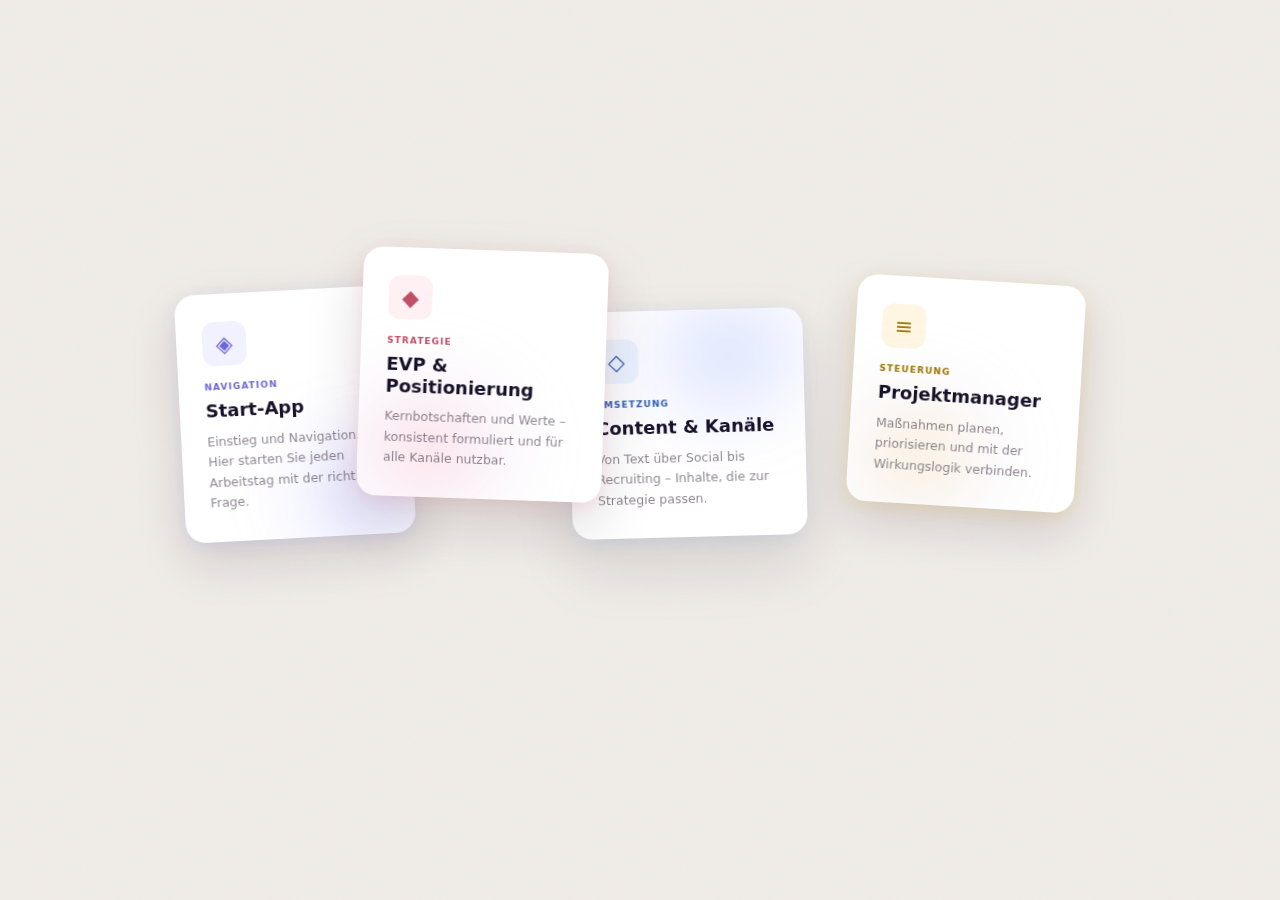
<file: asantial-cards.html>
<!DOCTYPE html>
<html>
<head>
<meta charset="UTF-8">
<style>
* { margin:0; padding:0; box-sizing:border-box; }

body {
  font-family: system-ui, -apple-system, sans-serif;
  background: #f0ece7;
  min-height: 100vh;
  display: flex;
  align-items: center;
  justify-content: center;
  padding: 80px 40px;
}

/* Subtle paper texture */
body::before {
  content:"";
  position:fixed; inset:0; pointer-events:none; z-index:0;
  opacity:0.03;
  background-image: url("data:image/svg+xml,%3Csvg viewBox='0 0 200 200' xmlns='http://www.w3.org/2000/svg'%3E%3Cfilter id='n'%3E%3CfeTurbulence type='fractalNoise' baseFrequency='0.75' numOctaves='4' stitchTiles='stitch'/%3E%3C/filter%3E%3Crect width='100%25' height='100%25' filter='url(%23n)'/%3E%3C/svg%3E");
  background-size:150px 150px;
}

.stage {
  position: relative;
  width: 960px;
  height: 440px;
}

/* --- BASE CARD --- */
.tile {
  position: absolute;
  background: #ffffff;
  border-radius: 20px;
  padding: 28px 26px;
  cursor: pointer;
  overflow: hidden;
  transition:
    transform 0.8s cubic-bezier(0.22,1,0.36,1),
    box-shadow 0.8s cubic-bezier(0.22,1,0.36,1);
  will-change: transform;
}

.tile:hover {
  z-index: 10 !important;
  box-shadow: 0 32px 70px rgba(37,23,42,0.16), 0 8px 24px rgba(37,23,42,0.08) !important;
}

/* Morphing gradient blob inside tile */
.blob {
  position:absolute;
  border-radius:50%;
  filter:blur(35px);
  pointer-events:none;
  animation: blobmove 9s ease-in-out infinite;
  transition: opacity 0.4s ease;
}
.tile:hover .blob { opacity: 1 !important; }

.icon {
  font-size: 22px;
  margin-bottom: 16px;
  position: relative; z-index:1;
  display: inline-block;
  width: 44px; height: 44px;
  border-radius: 12px;
  display: flex; align-items:center; justify-content:center;
}

.tile-cat {
  font-size: 9px; font-weight: 700;
  letter-spacing: 0.12em; text-transform: uppercase;
  margin-bottom: 8px;
  position: relative; z-index:1;
}

.tile-title {
  font-size: 18px; font-weight: 800;
  color: #181229; line-height: 1.2;
  margin-bottom: 10px;
  position: relative; z-index:1;
}

.tile-text {
  font-size: 12.5px; line-height: 1.65;
  color: rgba(37,23,42,0.52);
  position: relative; z-index:1;
}

/* =====================
   TILE 1 – Start App
   Lila, leicht links, -3deg
   ===================== */
.t1 {
  width: 230px;
  left: 20px; top: 60px;
  transform: rotate(-3deg);
  box-shadow: 0 20px 50px rgba(37,23,42,0.14), 0 4px 16px rgba(163,160,255,0.2);
  z-index: 3;
}
.t1 .blob {
  width:180px; height:160px;
  right:-40px; bottom:-40px;
  background: radial-gradient(ellipse, rgba(163,160,255,0.7) 0%, transparent 70%);
  opacity:0.6;
  animation-delay: 0s;
}
.t1 .icon { background: rgba(163,160,255,0.15); color: #6b68d4; }
.t1 .tile-cat { color: #6b68d4; }
.t1:hover { transform: rotate(-1deg) translateY(-8px) scale(1.03); }

/* =====================
   TILE 2 – EVP
   Rosa, mitte-links, +2deg
   ===================== */
.t2 {
  width: 245px;
  left: 200px; top: 20px;
  transform: rotate(2deg);
  box-shadow: 0 24px 56px rgba(37,23,42,0.15), 0 4px 16px rgba(255,140,160,0.18);
  z-index: 4;
}
.t2 .blob {
  width:200px; height:160px;
  left:-30px; bottom:-30px;
  background: radial-gradient(ellipse, rgba(255,140,160,0.6) 0%, rgba(212,196,238,0.3) 55%, transparent 75%);
  opacity:0.55;
  animation-delay: -3s;
}
.t2 .icon { background: rgba(255,140,160,0.12); color: #c0506a; }
.t2 .tile-cat { color: #c0506a; }
.t2:hover { transform: rotate(0.5deg) translateY(-8px) scale(1.03); }

/* =====================
   TILE 3 – Content
   Blau, mitte-rechts, -1.5deg
   ===================== */
.t3 {
  width: 235px;
  left: 410px; top: 80px;
  transform: rotate(-1.5deg);
  box-shadow: 0 28px 60px rgba(37,23,42,0.13), 0 4px 16px rgba(139,185,245,0.2);
  z-index: 2;
}
.t3 .blob {
  width:190px; height:150px;
  right:-20px; top:-30px;
  background: radial-gradient(ellipse, rgba(139,185,245,0.7) 0%, rgba(163,160,255,0.3) 50%, transparent 75%);
  opacity:0.6;
  animation-delay: -5s;
}
.t3 .icon { background: rgba(139,185,245,0.15); color: #3060b0; }
.t3 .tile-cat { color: #3060b0; }
.t3:hover { transform: rotate(-0.3deg) translateY(-8px) scale(1.03); }

/* =====================
   TILE 4 – Projektmanager
   Gold, rechts, +3.5deg
   ===================== */
.t4 {
  width: 228px;
  right: 40px; top: 50px;
  transform: rotate(3.5deg);
  box-shadow: 0 20px 48px rgba(37,23,42,0.14), 0 4px 16px rgba(245,197,67,0.2);
  z-index: 3;
}
.t4 .blob {
  width:180px; height:160px;
  left:-20px; bottom:-30px;
  background: radial-gradient(ellipse, rgba(245,197,67,0.6) 0%, rgba(212,196,238,0.3) 50%, transparent 75%);
  opacity:0.55;
  animation-delay: -7s;
}
.t4 .icon { background: rgba(245,197,67,0.15); color: #9a7500; }
.t4 .tile-cat { color: #9a7500; }
.t4:hover { transform: rotate(1.5deg) translateY(-8px) scale(1.03); }

/* =====================
   FLOATING ANIMATION
   Jede Karte driftet leicht
   ===================== */
.t1 { animation: float1 7s ease-in-out infinite; }
.t2 { animation: float2 9s ease-in-out infinite; }
.t3 { animation: float3 8s ease-in-out infinite; }
.t4 { animation: float4 10s ease-in-out infinite; }

@keyframes float1 {
  0%,100% { transform: rotate(-3deg) translateY(0px); }
  50%     { transform: rotate(-3deg) translateY(-10px); }
}
@keyframes float2 {
  0%,100% { transform: rotate(2deg) translateY(0px); }
  50%     { transform: rotate(2deg) translateY(-14px); }
}
@keyframes float3 {
  0%,100% { transform: rotate(-1.5deg) translateY(0px); }
  50%     { transform: rotate(-1.5deg) translateY(-8px); }
}
@keyframes float4 {
  0%,100% { transform: rotate(3.5deg) translateY(0px); }
  50%     { transform: rotate(3.5deg) translateY(-12px); }
}

@keyframes blobmove {
  0%,100% { transform: translate(0,0) scale(1); border-radius:50%; }
  33%     { transform: translate(-12px,-8px) scale(1.1); border-radius:40% 60% 55% 45%; }
  66%     { transform: translate(8px,12px) scale(0.92); border-radius:60% 40% 45% 55%; }
}

/* Hover overrides the float */
.t1:hover { animation: none; transform: rotate(-1.5deg) translateY(-12px) scale(1.04) !important; }
.t2:hover { animation: none; transform: rotate(1deg) translateY(-12px) scale(1.04) !important; }
.t3:hover { animation: none; transform: rotate(-0.8deg) translateY(-12px) scale(1.04) !important; }
.t4:hover { animation: none; transform: rotate(2deg) translateY(-12px) scale(1.04) !important; }

</style>
</head>
<body>

<div class="stage">

  <div class="tile t1">
    <div class="blob"></div>
    <div class="icon">◈</div>
    <div class="tile-cat">Navigation</div>
    <div class="tile-title">Start-App</div>
    <div class="tile-text">Einstieg und Navigation. Hier starten Sie jeden Arbeitstag mit der richtigen Frage.</div>
  </div>

  <div class="tile t2">
    <div class="blob"></div>
    <div class="icon">◆</div>
    <div class="tile-cat">Strategie</div>
    <div class="tile-title">EVP & Positionierung</div>
    <div class="tile-text">Kernbotschaften und Werte – konsistent formuliert und für alle Kanäle nutzbar.</div>
  </div>

  <div class="tile t3">
    <div class="blob"></div>
    <div class="icon">◇</div>
    <div class="tile-cat">Umsetzung</div>
    <div class="tile-title">Content & Kanäle</div>
    <div class="tile-text">Von Text über Social bis Recruiting – Inhalte, die zur Strategie passen.</div>
  </div>

  <div class="tile t4">
    <div class="blob"></div>
    <div class="icon">≡</div>
    <div class="tile-cat">Steuerung</div>
    <div class="tile-title">Projektmanager</div>
    <div class="tile-text">Maßnahmen planen, priorisieren und mit der Wirkungslogik verbinden.</div>
  </div>

</div>

</body>
</html>
</file>
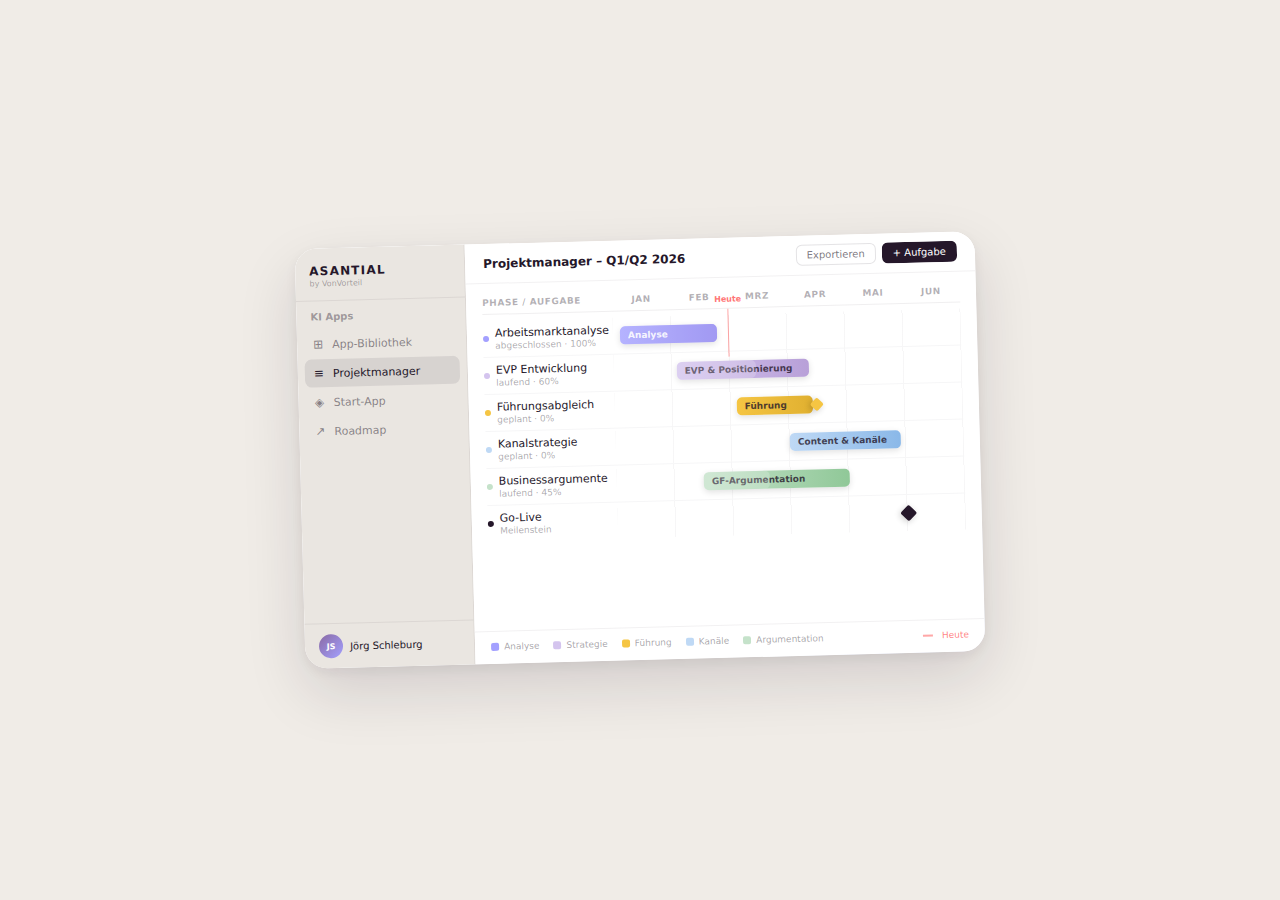
<file: asantial-gantt-card.html>
<!DOCTYPE html>
<html>
<head>
<meta charset="UTF-8">
<style>
* { margin:0; padding:0; box-sizing:border-box; }
body {
  font-family: system-ui, -apple-system, sans-serif;
  background: #f0ece7;
  min-height: 100vh;
  display: flex;
  align-items: center;
  justify-content: center;
}

/* ── FLOATING CARD SHELL ── */
.tile {
  position: relative;
  width: 680px;
  background: #fff;
  border-radius: 22px;
  overflow: hidden;
  box-shadow:
    0 4px 12px rgba(37,23,42,0.06),
    0 24px 60px rgba(37,23,42,0.14),
    0 2px 0px rgba(255,255,255,0.8) inset;
  transform: rotate(-1.5deg);
  animation: float 9s ease-in-out infinite;
}

/* purple blob inside */
.tile::before {
  content:"";
  position:absolute;
  width:300px; height:240px;
  right:-60px; bottom:-60px;
  border-radius:50%;
  background: radial-gradient(ellipse, rgba(163,160,255,0.35) 0%, rgba(191,217,245,0.2) 50%, transparent 75%);
  filter:blur(40px);
  pointer-events:none;
  z-index:0;
  animation: blobmove 11s ease-in-out infinite;
}

@keyframes float {
  0%,100% { transform: rotate(-1.5deg) translateY(0px); }
  50%     { transform: rotate(-1.5deg) translateY(-14px); }
}
@keyframes blobmove {
  0%,100% { transform: translate(0,0) scale(1); }
  40%     { transform: translate(-20px,-15px) scale(1.1); }
  70%     { transform: translate(10px,20px) scale(0.92); }
}

/* ── INNER UI ── */
.ui {
  display: flex;
  height: 420px;
  position: relative;
  z-index: 1;
}

/* Sidebar */
.sidebar {
  width: 170px;
  flex-shrink: 0;
  background: #eae6e1;
  border-right: 1px solid rgba(37,23,42,0.07);
  display: flex;
  flex-direction: column;
  padding: 0;
}
.logo { padding: 16px 14px 12px; border-bottom: 1px solid rgba(37,23,42,0.07); }
.logo-name { font-size: 12px; font-weight: 800; letter-spacing: 0.1em; color: #25172a; }
.logo-sub { font-size: 8px; color: rgba(37,23,42,0.38); margin-top: 1px; }
.nav-head { padding: 10px 14px 5px; font-size: 10px; font-weight: 600; color: rgba(37,23,42,0.4); }
.nav { padding: 3px 7px; flex:1; }
.nav-item {
  display: flex; align-items: center; gap: 7px;
  padding: 7px 7px; border-radius: 7px; margin-bottom: 1px;
  font-size: 11px; color: rgba(37,23,42,0.5); cursor: pointer;
}
.nav-item.active { background: rgba(37,23,42,0.09); color: #25172a; font-weight: 500; }
.nav-icon { font-size: 12px; width: 14px; text-align: center; }
.sidebar-user {
  padding: 10px 14px; border-top: 1px solid rgba(37,23,42,0.07);
  display: flex; align-items: center; gap: 7px;
}
.avatar {
  width: 24px; height: 24px; border-radius: 50%;
  background: linear-gradient(135deg, #8a6aa4, #a3a0ff);
  display: flex; align-items: center; justify-content: center;
  font-size: 8px; font-weight: 700; color: white; flex-shrink: 0;
}
.sidebar-user span { font-size: 10px; color: #25172a; font-weight: 500; }

/* Main */
.main { flex:1; display: flex; flex-direction: column; background: #fff; overflow: hidden; }
.topbar {
  padding: 0 18px; height: 40px;
  border-bottom: 1px solid rgba(37,23,42,0.06);
  display: flex; align-items: center; justify-content: space-between; flex-shrink: 0;
}
.topbar-title { font-size: 12px; font-weight: 600; color: #25172a; }
.topbar-actions { display: flex; gap: 6px; align-items: center; }
.topbar-btn {
  padding: 4px 10px; border-radius: 6px; font-size: 10px;
  border: 1px solid rgba(37,23,42,0.12); cursor: pointer;
  color: rgba(37,23,42,0.6); font-family: inherit; background: transparent;
}
.topbar-btn.primary { background: #25172a; color: #fff; border-color: transparent; }

/* Gantt Area */
.gantt-wrap { flex:1; overflow: auto; padding: 14px 16px; }

/* Month header */
.gantt-header {
  display: grid;
  grid-template-columns: 130px repeat(6, 1fr);
  gap: 0;
  margin-bottom: 6px;
}
.gantt-header-cell {
  font-size: 9px; font-weight: 600; text-align: center;
  color: rgba(37,23,42,0.35); letter-spacing: 0.06em; text-transform: uppercase;
  padding: 0 4px 6px;
  border-bottom: 1px solid rgba(37,23,42,0.07);
}
.gantt-header-cell:first-child { text-align: left; padding-left: 0; }

/* Row */
.gantt-row {
  display: grid;
  grid-template-columns: 130px repeat(6, 1fr);
  gap: 0;
  align-items: center;
  border-bottom: 1px solid rgba(37,23,42,0.04);
  min-height: 36px;
}
.gantt-row:last-child { border-bottom: none; }
.gantt-label {
  font-size: 11px; color: #25172a; font-weight: 500;
  padding: 6px 10px 6px 0;
  display: flex; align-items: center; gap: 6px;
}
.gantt-label-dot { width: 6px; height: 6px; border-radius: 50%; flex-shrink: 0; }
.gantt-label-sub { font-size: 9px; color: rgba(37,23,42,0.38); font-weight: 400; display: block; margin-top: 1px; }

.gantt-cells {
  grid-column: 2 / -1;
  display: grid;
  grid-template-columns: repeat(6, 1fr);
  position: relative;
  height: 36px;
  align-items: center;
}

/* Background grid lines */
.gantt-cells::before {
  content:"";
  position:absolute; inset:0;
  background: repeating-linear-gradient(
    90deg,
    transparent,
    transparent calc(100%/6 - 1px),
    rgba(37,23,42,0.04) calc(100%/6 - 1px),
    rgba(37,23,42,0.04) calc(100%/6)
  );
  pointer-events:none;
}

/* Bar */
.bar {
  position: absolute;
  height: 18px;
  border-radius: 5px;
  display: flex; align-items: center; padding: 0 8px;
  font-size: 9px; font-weight: 600; color: rgba(255,255,255,0.9);
  white-space: nowrap; overflow: hidden;
  box-shadow: 0 2px 6px rgba(0,0,0,0.12);
}

/* Milestone diamond */
.milestone {
  position: absolute;
  width: 10px; height: 10px;
  border-radius: 2px;
  transform: rotate(45deg);
  box-shadow: 0 2px 6px rgba(0,0,0,0.2);
}

/* Today line */
.today-line {
  position: absolute;
  top: -6px; bottom: -6px;
  width: 1.5px;
  background: rgba(255,80,80,0.5);
  z-index: 10;
}
.today-line::before {
  content:"Heute";
  position:absolute; top:-14px; left:50%;
  transform: translateX(-50%);
  font-size:8px; color:rgba(255,80,80,0.8); font-weight:600; white-space:nowrap;
}

/* Progress fill */
.bar-progress {
  position: absolute;
  left:0; top:0; height:100%; border-radius: 5px;
  background: rgba(255,255,255,0.2);
}

/* Legend */
.legend {
  display: flex; gap: 14px; padding: 10px 16px 12px;
  border-top: 1px solid rgba(37,23,42,0.06);
  flex-shrink: 0;
}
.legend-item { display: flex; align-items: center; gap: 5px; }
.legend-dot { width: 8px; height: 8px; border-radius: 2px; }
.legend-label { font-size: 9px; color: rgba(37,23,42,0.4); }
</style>
</head>
<body>

<div class="tile">
  <div class="ui">

    <!-- Sidebar -->
    <div class="sidebar">
      <div class="logo">
        <div class="logo-name">ASANTIAL</div>
        <div class="logo-sub">by VonVorteil</div>
      </div>
      <div class="nav-head">KI Apps</div>
      <div class="nav">
        <div class="nav-item"><span class="nav-icon">⊞</span> App-Bibliothek</div>
        <div class="nav-item active"><span class="nav-icon">≡</span> Projektmanager</div>
        <div class="nav-item"><span class="nav-icon">◈</span> Start-App</div>
        <div class="nav-item"><span class="nav-icon">↗</span> Roadmap</div>
      </div>
      <div class="sidebar-user">
        <div class="avatar">JS</div>
        <span>Jörg Schleburg</span>
      </div>
    </div>

    <!-- Main -->
    <div class="main">
      <div class="topbar">
        <span class="topbar-title">Projektmanager – Q1/Q2 2026</span>
        <div class="topbar-actions">
          <button class="topbar-btn">Exportieren</button>
          <button class="topbar-btn primary">+ Aufgabe</button>
        </div>
      </div>

      <div class="gantt-wrap">

        <!-- Header -->
        <div class="gantt-header">
          <div class="gantt-header-cell">Phase / Aufgabe</div>
          <div class="gantt-header-cell">Jan</div>
          <div class="gantt-header-cell">Feb</div>
          <div class="gantt-header-cell">Mrz</div>
          <div class="gantt-header-cell">Apr</div>
          <div class="gantt-header-cell">Mai</div>
          <div class="gantt-header-cell">Jun</div>
        </div>

        <!-- ROW 1: Analyse -->
        <div class="gantt-row">
          <div class="gantt-label">
            <div class="gantt-label-dot" style="background:#a3a0ff"></div>
            <div>Arbeitsmarktanalyse<span class="gantt-label-sub">abgeschlossen · 100%</span></div>
          </div>
          <div class="gantt-cells">
            <div class="today-line" style="left:33%"></div>
            <div class="bar" style="left:2%; width:28%; background:linear-gradient(90deg,#a3a0ff,#8a80f0);">
              <div class="bar-progress" style="width:100%"></div>
              Analyse
            </div>
          </div>
        </div>

        <!-- ROW 2: EVP -->
        <div class="gantt-row">
          <div class="gantt-label">
            <div class="gantt-label-dot" style="background:#d4c4ee"></div>
            <div>EVP Entwicklung<span class="gantt-label-sub">laufend · 60%</span></div>
          </div>
          <div class="gantt-cells">
            <div class="bar" style="left:18%; width:38%; background:linear-gradient(90deg,#d4c4ee,#b8a0d8); color:rgba(37,23,42,0.8);">
              <div class="bar-progress" style="width:60%"></div>
              EVP & Positionierung
            </div>
          </div>
        </div>

        <!-- ROW 3: Führungsabgleich -->
        <div class="gantt-row">
          <div class="gantt-label">
            <div class="gantt-label-dot" style="background:#f5c543"></div>
            <div>Führungsabgleich<span class="gantt-label-sub">geplant · 0%</span></div>
          </div>
          <div class="gantt-cells">
            <div class="bar" style="left:35%; width:22%; background:linear-gradient(90deg,#f5c543,#e0b030); color:rgba(37,23,42,0.8);">
              Führung
            </div>
            <!-- Milestone -->
            <div class="milestone" style="left:56.5%; top:50%; transform:translateY(-50%) rotate(45deg); background:#f5c543;"></div>
          </div>
        </div>

        <!-- ROW 4: Kanalstrategie -->
        <div class="gantt-row">
          <div class="gantt-label">
            <div class="gantt-label-dot" style="background:#bfd9f5"></div>
            <div>Kanalstrategie<span class="gantt-label-sub">geplant · 0%</span></div>
          </div>
          <div class="gantt-cells">
            <div class="bar" style="left:50%; width:32%; background:linear-gradient(90deg,#bfd9f5,#8ab8e8); color:rgba(37,23,42,0.8);">
              Content & Kanäle
            </div>
          </div>
        </div>

        <!-- ROW 5: Businessargumente -->
        <div class="gantt-row">
          <div class="gantt-label">
            <div class="gantt-label-dot" style="background:#c5e2ca"></div>
            <div>Businessargumente<span class="gantt-label-sub">laufend · 45%</span></div>
          </div>
          <div class="gantt-cells">
            <div class="bar" style="left:25%; width:42%; background:linear-gradient(90deg,#c5e2ca,#90c898); color:rgba(37,23,42,0.8);">
              <div class="bar-progress" style="width:45%"></div>
              GF-Argumentation
            </div>
          </div>
        </div>

        <!-- ROW 6: Launch -->
        <div class="gantt-row">
          <div class="gantt-label">
            <div class="gantt-label-dot" style="background:#25172a"></div>
            <div>Go-Live<span class="gantt-label-sub">Meilenstein</span></div>
          </div>
          <div class="gantt-cells">
            <div class="milestone" style="left:82%; top:50%; transform:translateY(-50%) rotate(45deg); background:#25172a; width:12px; height:12px;"></div>
          </div>
        </div>

      </div><!-- /gantt-wrap -->

      <!-- Legend -->
      <div class="legend">
        <div class="legend-item"><div class="legend-dot" style="background:#a3a0ff"></div><span class="legend-label">Analyse</span></div>
        <div class="legend-item"><div class="legend-dot" style="background:#d4c4ee"></div><span class="legend-label">Strategie</span></div>
        <div class="legend-item"><div class="legend-dot" style="background:#f5c543"></div><span class="legend-label">Führung</span></div>
        <div class="legend-item"><div class="legend-dot" style="background:#bfd9f5"></div><span class="legend-label">Kanäle</span></div>
        <div class="legend-item"><div class="legend-dot" style="background:#c5e2ca"></div><span class="legend-label">Argumentation</span></div>
        <div class="legend-item" style="margin-left:auto;">
          <div style="width:10px;height:1.5px;background:rgba(255,80,80,0.5);margin-right:4px;"></div>
          <span class="legend-label" style="color:rgba(255,80,80,0.7)">Heute</span>
        </div>
      </div>

    </div><!-- /main -->
  </div><!-- /ui -->
</div><!-- /tile -->

</body>
</html>
</file>
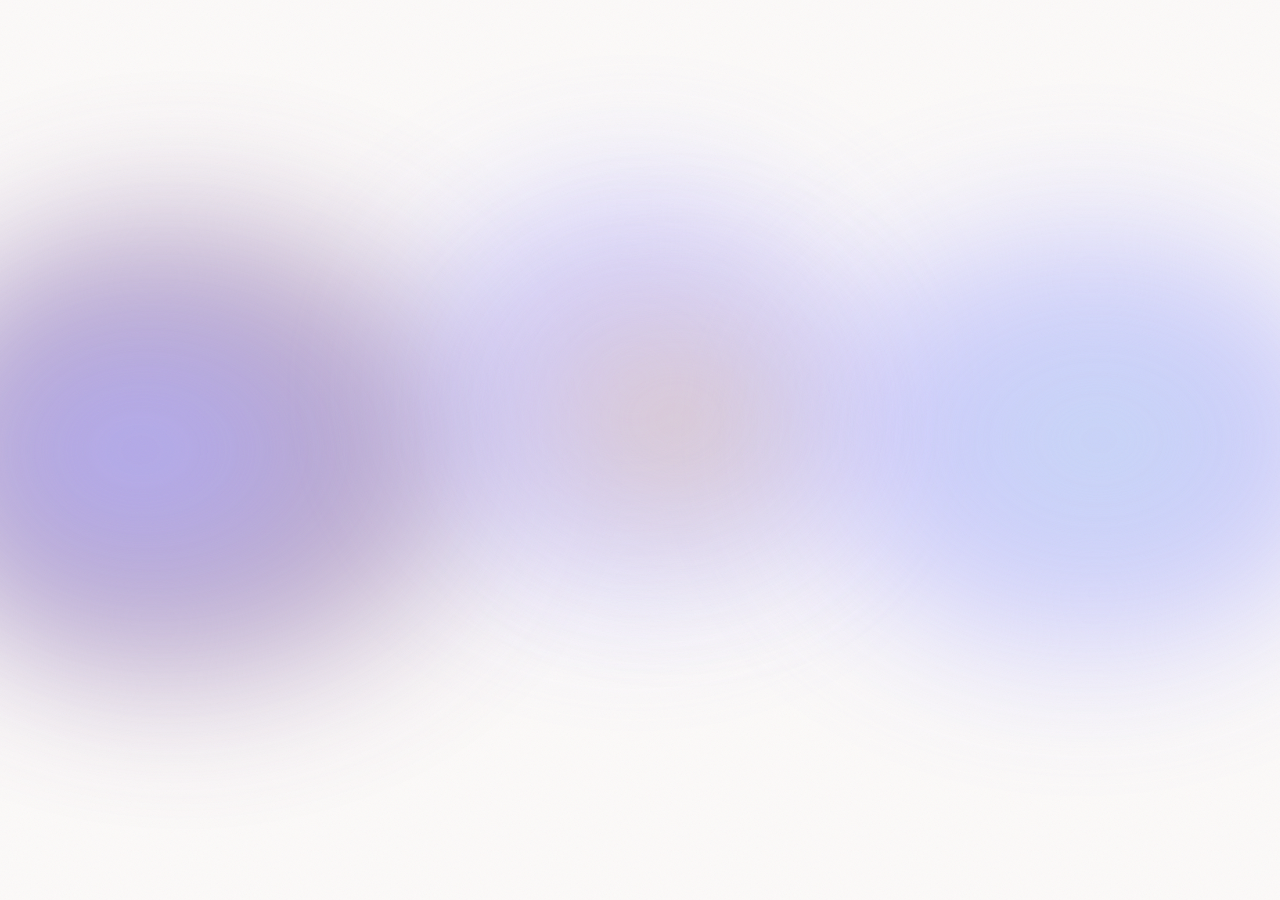
<file: asantial-gradient-bg.html>
<!DOCTYPE html>
<html>
<head>
<meta charset="UTF-8">
<style>
* { margin:0; padding:0; box-sizing:border-box; }

body {
  width:100vw; height:100vh;
  background:#fcfaf9;
  display:flex; align-items:center; justify-content:center;
  overflow:hidden;
}

.scene {
  position:relative;
  width:100%; height:100%;
  overflow:hidden;
}

/* Grain overlay via SVG filter */
.scene::after {
  content:"";
  position:absolute; inset:0; z-index:10;
  pointer-events:none;
  opacity:0.055;
  background-image: url("data:image/svg+xml,%3Csvg viewBox='0 0 256 256' xmlns='http://www.w3.org/2000/svg'%3E%3Cfilter id='noise'%3E%3CfeTurbulence type='fractalNoise' baseFrequency='0.9' numOctaves='4' stitchTiles='stitch'/%3E%3C/filter%3E%3Crect width='100%25' height='100%25' filter='url(%23noise)'/%3E%3C/svg%3E");
  background-size: 180px 180px;
}

.blob {
  position:absolute;
  border-radius:50%;
  filter:blur(70px);
  opacity:0.85;
  transform-origin:center center;
}

/* BLOB 1 – Lila, links-mitte */
.b1 {
  width:600px; height:500px;
  left:-100px; top:50%;
  margin-top:-250px;
  background: radial-gradient(ellipse at 40% 50%, rgba(163,160,255,1) 0%, rgba(138,106,164,0.7) 50%, transparent 80%);
  animation: morph1 12s ease-in-out infinite, drift1 18s ease-in-out infinite;
}

/* BLOB 2 – Lavendel/Pink, mitte */
.b2 {
  width:500px; height:420px;
  left:30%; top:50%;
  margin-top:-260px;
  background: radial-gradient(ellipse at 50% 45%, rgba(212,196,238,1) 0%, rgba(163,160,255,0.6) 45%, transparent 78%);
  animation: morph2 15s ease-in-out infinite, drift2 22s ease-in-out infinite;
}

/* BLOB 3 – Himmelblau, rechts */
.b3 {
  width:580px; height:460px;
  right:-80px; top:50%;
  margin-top:-240px;
  background: radial-gradient(ellipse at 55% 50%, rgba(191,217,245,1) 0%, rgba(163,160,255,0.65) 48%, transparent 78%);
  animation: morph3 18s ease-in-out infinite, drift3 20s ease-in-out infinite;
}

/* BLOB 4 – Gold-Akzent, subtil in der Mitte */
.b4 {
  width:380px; height:300px;
  left:38%; top:50%;
  margin-top:-180px;
  background: radial-gradient(ellipse at 50% 50%, rgba(245,197,67,0.45) 0%, rgba(212,196,238,0.3) 55%, transparent 80%);
  animation: morph4 20s ease-in-out infinite, drift4 25s ease-in-out infinite;
}

/* Morphing = border-radius + scale */
@keyframes morph1 {
  0%   { border-radius:60% 40% 70% 30% / 50% 60% 40% 50%; transform:scale(1); }
  33%  { border-radius:40% 60% 30% 70% / 60% 40% 70% 30%; transform:scale(1.08); }
  66%  { border-radius:70% 30% 50% 50% / 40% 70% 30% 60%; transform:scale(0.95); }
  100% { border-radius:60% 40% 70% 30% / 50% 60% 40% 50%; transform:scale(1); }
}
@keyframes morph2 {
  0%   { border-radius:50% 50% 40% 60% / 60% 40% 60% 40%; transform:scale(1); }
  40%  { border-radius:70% 30% 60% 40% / 40% 60% 30% 70%; transform:scale(1.06); }
  70%  { border-radius:30% 70% 50% 50% / 50% 50% 70% 30%; transform:scale(0.97); }
  100% { border-radius:50% 50% 40% 60% / 60% 40% 60% 40%; transform:scale(1); }
}
@keyframes morph3 {
  0%   { border-radius:40% 60% 60% 40% / 70% 30% 50% 50%; transform:scale(1); }
  35%  { border-radius:60% 40% 40% 60% / 30% 70% 40% 60%; transform:scale(1.07); }
  65%  { border-radius:50% 50% 70% 30% / 60% 40% 60% 40%; transform:scale(0.93); }
  100% { border-radius:40% 60% 60% 40% / 70% 30% 50% 50%; transform:scale(1); }
}
@keyframes morph4 {
  0%   { border-radius:55% 45% 50% 50% / 45% 55% 50% 50%; transform:scale(1) rotate(0deg); }
  50%  { border-radius:40% 60% 65% 35% / 60% 40% 55% 45%; transform:scale(1.1) rotate(8deg); }
  100% { border-radius:55% 45% 50% 50% / 45% 55% 50% 50%; transform:scale(1) rotate(0deg); }
}

/* Drift = langsame Positionsverschiebung */
@keyframes drift1 {
  0%,100% { transform:translate(0px, 0px) scale(1); }
  30%     { transform:translate(40px, -30px) scale(1.05); }
  60%     { transform:translate(-20px, 25px) scale(0.97); }
}
@keyframes drift2 {
  0%,100% { transform:translate(0px, 0px); }
  40%     { transform:translate(-50px, 30px); }
  70%     { transform:translate(35px, -20px); }
}
@keyframes drift3 {
  0%,100% { transform:translate(0px, 0px); }
  25%     { transform:translate(-30px, -25px); }
  55%     { transform:translate(45px, 30px); }
}
@keyframes drift4 {
  0%,100% { transform:translate(0px, 0px); }
  35%     { transform:translate(30px, -40px); }
  65%     { transform:translate(-40px, 20px); }
}
</style>
</head>
<body>
<div class="scene">
  <div class="blob b1"></div>
  <div class="blob b2"></div>
  <div class="blob b3"></div>
  <div class="blob b4"></div>
</div>
</body>
</html>
</file>
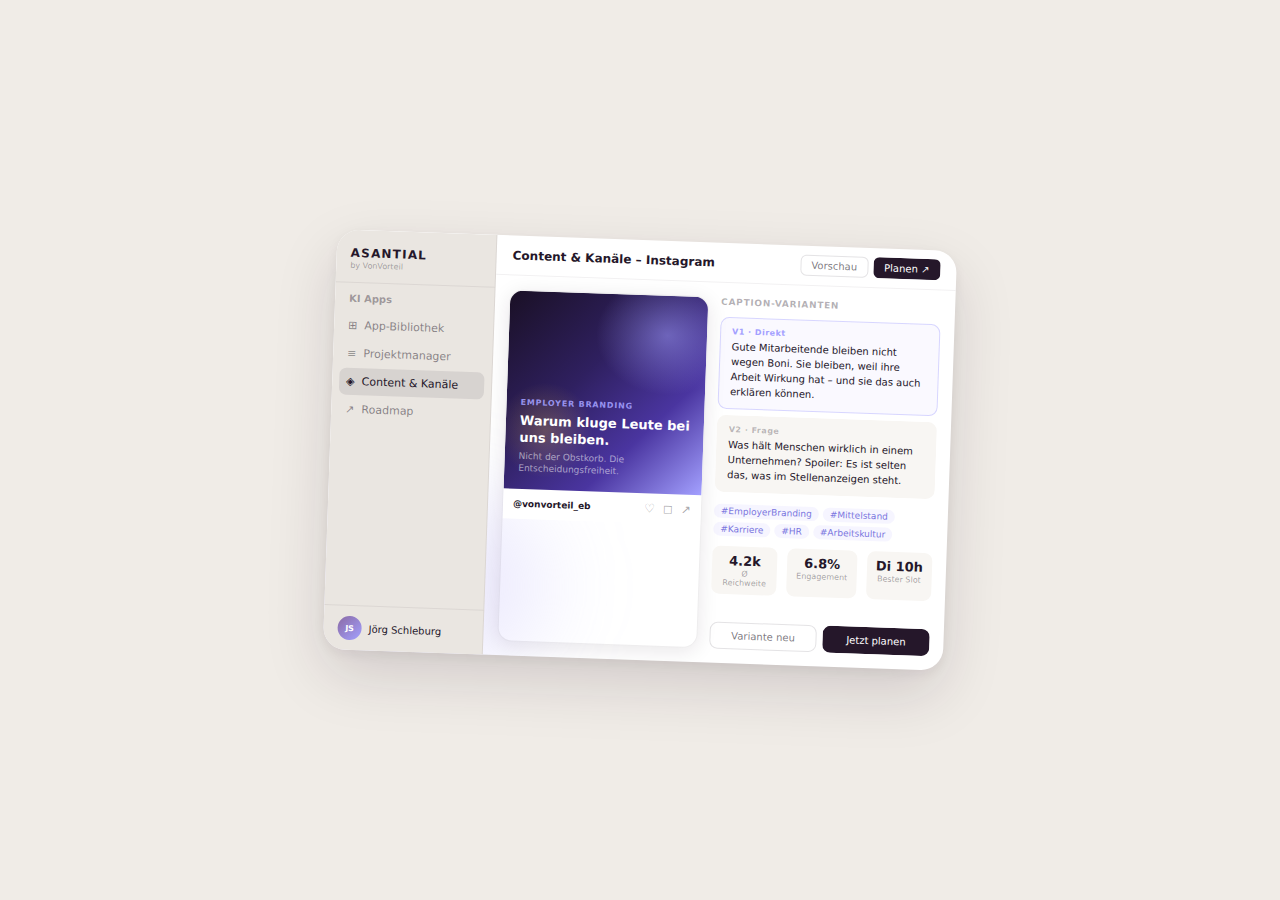
<file: asantial-instagram-card.html>
<!DOCTYPE html>
<html>
<head>
<meta charset="UTF-8">
<style>
* { margin:0; padding:0; box-sizing:border-box; }
body {
  font-family: system-ui, -apple-system, sans-serif;
  background: #f0ece7;
  min-height: 100vh;
  display: flex;
  align-items: center;
  justify-content: center;
}

.tile {
  position: relative;
  width: 620px;
  background: #fff;
  border-radius: 22px;
  overflow: hidden;
  box-shadow:
    0 4px 12px rgba(37,23,42,0.06),
    0 24px 60px rgba(37,23,42,0.15);
  transform: rotate(2deg);
  animation: float 8s ease-in-out infinite;
}

.tile::before {
  content:"";
  position:absolute;
  width:280px; height:220px;
  left:-40px; bottom:-40px;
  border-radius:50%;
  background: radial-gradient(ellipse, rgba(212,196,238,0.4) 0%, rgba(163,160,255,0.2) 50%, transparent 75%);
  filter:blur(40px);
  pointer-events:none;
  z-index:0;
  animation: blobmove 10s ease-in-out infinite;
}

@keyframes float {
  0%,100% { transform: rotate(2deg) translateY(0px); }
  50%     { transform: rotate(2deg) translateY(-12px); }
}
@keyframes blobmove {
  0%,100% { transform: translate(0,0) scale(1); }
  40%     { transform: translate(15px,-10px) scale(1.1); }
  70%     { transform: translate(-10px,15px) scale(0.93); }
}

.ui {
  display: flex;
  height: 420px;
  position: relative;
  z-index: 1;
}

/* Sidebar */
.sidebar {
  width: 160px; flex-shrink: 0;
  background: #eae6e1;
  border-right: 1px solid rgba(37,23,42,0.07);
  display: flex; flex-direction: column;
}
.logo { padding: 16px 14px 12px; border-bottom: 1px solid rgba(37,23,42,0.07); }
.logo-name { font-size: 12px; font-weight: 800; letter-spacing: 0.1em; color: #25172a; }
.logo-sub { font-size: 8px; color: rgba(37,23,42,0.38); margin-top: 1px; }
.nav-head { padding: 10px 14px 5px; font-size: 10px; font-weight: 600; color: rgba(37,23,42,0.4); }
.nav { padding: 3px 7px; flex:1; }
.nav-item {
  display: flex; align-items: center; gap: 7px;
  padding: 7px 7px; border-radius: 7px; margin-bottom: 1px;
  font-size: 11px; color: rgba(37,23,42,0.5);
}
.nav-item.active { background: rgba(37,23,42,0.09); color: #25172a; font-weight: 500; }
.sidebar-user {
  padding: 10px 14px; border-top: 1px solid rgba(37,23,42,0.07);
  display: flex; align-items: center; gap: 7px;
}
.avatar {
  width: 24px; height: 24px; border-radius: 50%;
  background: linear-gradient(135deg, #8a6aa4, #a3a0ff);
  display: flex; align-items: center; justify-content: center;
  font-size: 8px; font-weight: 700; color: white; flex-shrink: 0;
}
.sidebar-user span { font-size: 10px; color: #25172a; font-weight: 500; }

/* Main */
.main { flex:1; display: flex; flex-direction: column; overflow: hidden; }
.topbar {
  padding: 0 16px; height: 40px;
  border-bottom: 1px solid rgba(37,23,42,0.06);
  display: flex; align-items: center; justify-content: space-between; flex-shrink: 0;
}
.topbar-title { font-size: 12px; font-weight: 600; color: #25172a; }
.topbar-actions { display: flex; gap: 5px; }
.topbar-btn {
  padding: 4px 10px; border-radius: 6px; font-size: 10px;
  border: 1px solid rgba(37,23,42,0.12); cursor: pointer;
  color: rgba(37,23,42,0.6); font-family: inherit; background: transparent;
}
.topbar-btn.primary { background: #25172a; color: #fff; border-color: transparent; }

/* Content area */
.content {
  flex: 1;
  display: flex;
  gap: 12px;
  padding: 14px;
  overflow: hidden;
}

/* Instagram post preview */
.ig-post {
  width: 200px;
  flex-shrink: 0;
  border-radius: 14px;
  overflow: hidden;
  border: 1px solid rgba(37,23,42,0.08);
  box-shadow: 0 4px 20px rgba(37,23,42,0.1);
  display: flex;
  flex-direction: column;
}

.ig-post-image {
  width: 100%;
  aspect-ratio: 1;
  position: relative;
  background: linear-gradient(135deg, #1a1025 0%, #2f2060 40%, #4a35a0 70%, #a3a0ff 100%);
  display: flex;
  flex-direction: column;
  align-items: flex-start;
  justify-content: flex-end;
  padding: 14px;
  flex-shrink: 0;
}

/* Decorative elements on post image */
.ig-post-image::before {
  content:"";
  position:absolute; inset:0;
  background:
    radial-gradient(ellipse 60% 50% at 80% 20%, rgba(163,160,255,0.5) 0%, transparent 60%),
    radial-gradient(ellipse 40% 40% at 20% 70%, rgba(245,197,67,0.25) 0%, transparent 60%);
}

.ig-tag {
  position: relative; z-index: 1;
  font-size: 8px; font-weight: 700; letter-spacing: 0.1em;
  text-transform: uppercase; color: rgba(163,160,255,0.9);
  margin-bottom: 6px;
}

.ig-headline {
  position: relative; z-index: 1;
  font-size: 13px; font-weight: 800;
  color: #ffffff; line-height: 1.25;
}

.ig-sub {
  position: relative; z-index: 1;
  font-size: 9px; color: rgba(255,255,255,0.55);
  margin-top: 4px; line-height: 1.4;
}

.ig-footer {
  background: #fff;
  padding: 8px 10px;
  display: flex;
  align-items: center;
  justify-content: space-between;
}

.ig-handle { font-size: 9px; font-weight: 600; color: #25172a; }
.ig-icons { display: flex; gap: 8px; font-size: 12px; color: rgba(37,23,42,0.4); }

/* Right panel */
.panel { flex:1; display: flex; flex-direction: column; gap: 10px; }

.panel-label {
  font-size: 9px; font-weight: 700; letter-spacing: 0.08em;
  text-transform: uppercase; color: rgba(37,23,42,0.35);
}

/* Copy variants */
.variants { display: flex; flex-direction: column; gap: 6px; }

.variant {
  background: #f8f6f3;
  border-radius: 9px;
  padding: 9px 11px;
  border: 1px solid transparent;
  cursor: pointer;
  transition: all 0.2s ease;
  position: relative;
}
.variant.selected {
  border-color: rgba(163,160,255,0.4);
  background: rgba(163,160,255,0.06);
}
.variant-num {
  font-size: 8px; font-weight: 700; color: rgba(37,23,42,0.3);
  margin-bottom: 3px; letter-spacing: 0.06em;
}
.variant-text { font-size: 10px; color: #25172a; line-height: 1.5; }

.variant.selected .variant-num { color: #a3a0ff; }

/* Hashtags */
.hashtags {
  display: flex; flex-wrap: wrap; gap: 4px;
  margin-top: 2px;
}
.hashtag {
  font-size: 9px; padding: 2px 7px; border-radius: 20px;
  background: rgba(163,160,255,0.1); color: #7b77e0; font-weight: 500;
}

/* Action buttons */
.actions { display: flex; gap: 6px; margin-top: auto; }
.action-btn {
  flex: 1; padding: 7px; border-radius: 8px; font-size: 10px;
  font-family: inherit; cursor: pointer; font-weight: 500;
  border: 1px solid rgba(37,23,42,0.12); color: rgba(37,23,42,0.6);
  background: transparent;
}
.action-btn.primary {
  background: #25172a; color: #fff; border-color: transparent;
}

/* Stats row */
.stats {
  display: flex; gap: 10px;
}
.stat {
  flex: 1; background: #f8f6f3; border-radius: 8px; padding: 7px 9px;
  text-align: center;
}
.stat-num { font-size: 13px; font-weight: 700; color: #25172a; }
.stat-label { font-size: 8px; color: rgba(37,23,42,0.4); margin-top: 1px; }
</style>
</head>
<body>

<div class="tile">
  <div class="ui">

    <!-- Sidebar -->
    <div class="sidebar">
      <div class="logo">
        <div class="logo-name">ASANTIAL</div>
        <div class="logo-sub">by VonVorteil</div>
      </div>
      <div class="nav-head">KI Apps</div>
      <div class="nav">
        <div class="nav-item"><span>⊞</span> App-Bibliothek</div>
        <div class="nav-item"><span>≡</span> Projektmanager</div>
        <div class="nav-item active"><span>◈</span> Content & Kanäle</div>
        <div class="nav-item"><span>↗</span> Roadmap</div>
      </div>
      <div class="sidebar-user">
        <div class="avatar">JS</div>
        <span>Jörg Schleburg</span>
      </div>
    </div>

    <!-- Main -->
    <div class="main">
      <div class="topbar">
        <span class="topbar-title">Content & Kanäle – Instagram</span>
        <div class="topbar-actions">
          <button class="topbar-btn">Vorschau</button>
          <button class="topbar-btn primary">Planen ↗</button>
        </div>
      </div>

      <div class="content">

        <!-- Instagram Post Preview -->
        <div class="ig-post">
          <div class="ig-post-image">
            <div class="ig-tag">Employer Branding</div>
            <div class="ig-headline">Warum kluge Leute bei uns bleiben.</div>
            <div class="ig-sub">Nicht der Obstkorb. Die Entscheidungsfreiheit.</div>
          </div>
          <div class="ig-footer">
            <span class="ig-handle">@vonvorteil_eb</span>
            <div class="ig-icons">
              <span>♡</span>
              <span>◻</span>
              <span>↗</span>
            </div>
          </div>
        </div>

        <!-- Right panel -->
        <div class="panel">
          <div class="panel-label">Caption-Varianten</div>

          <div class="variants">
            <div class="variant selected">
              <div class="variant-num">V1 · Direkt</div>
              <div class="variant-text">Gute Mitarbeitende bleiben nicht wegen Boni. Sie bleiben, weil ihre Arbeit Wirkung hat – und sie das auch erklären können.</div>
            </div>
            <div class="variant">
              <div class="variant-num">V2 · Frage</div>
              <div class="variant-text">Was hält Menschen wirklich in einem Unternehmen? Spoiler: Es ist selten das, was im Stellenanzeigen steht.</div>
            </div>
          </div>

          <div class="hashtags">
            <span class="hashtag">#EmployerBranding</span>
            <span class="hashtag">#Mittelstand</span>
            <span class="hashtag">#Karriere</span>
            <span class="hashtag">#HR</span>
            <span class="hashtag">#Arbeitskultur</span>
          </div>

          <div class="stats">
            <div class="stat">
              <div class="stat-num">4.2k</div>
              <div class="stat-label">Ø Reichweite</div>
            </div>
            <div class="stat">
              <div class="stat-num">6.8%</div>
              <div class="stat-label">Engagement</div>
            </div>
            <div class="stat">
              <div class="stat-num">Di 10h</div>
              <div class="stat-label">Bester Slot</div>
            </div>
          </div>

          <div class="actions">
            <button class="action-btn">Variante neu</button>
            <button class="action-btn primary">Jetzt planen</button>
          </div>

        </div>
      </div>
    </div>

  </div>
</div>

</body>
</html>
</file>
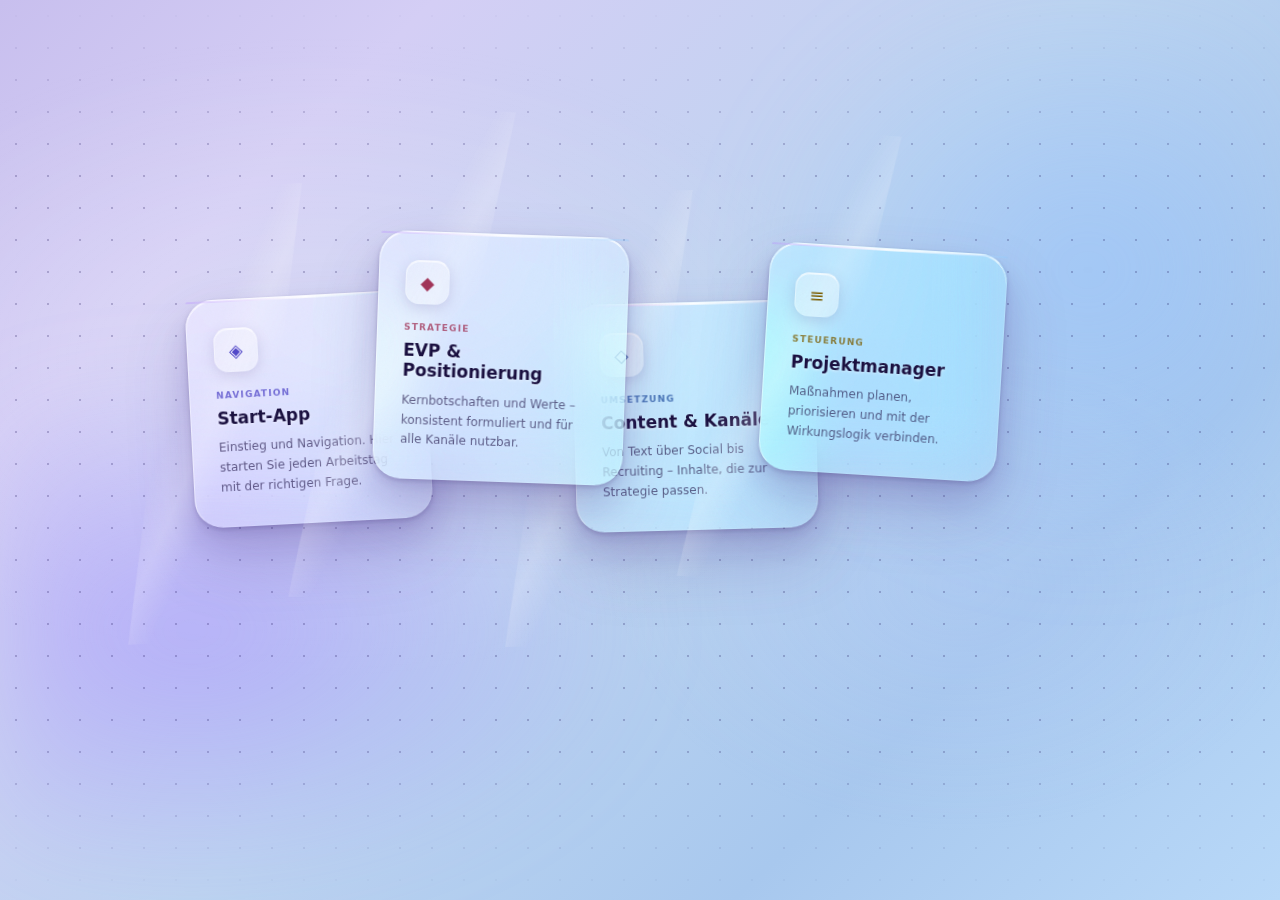
<file: asantial-liquid-glass.html>
<!DOCTYPE html>
<html>
<head>
<meta charset="UTF-8">
<style>
* { margin:0; padding:0; box-sizing:border-box; }
body {
  font-family: -apple-system, system-ui, sans-serif;
  min-height: 100vh;
  display: flex;
  align-items: center;
  justify-content: center;
  overflow: hidden;
  background: linear-gradient(135deg, #c8bfee 0%, #d4cef5 20%, #bdd4f0 50%, #a8c8ee 75%, #b8d8f8 100%);
}

body::before {
  content:"";
  position:fixed; inset:0; z-index:0; pointer-events:none;
  background:
    radial-gradient(ellipse 70% 60% at 25% 40%, rgba(255,255,255,0.22) 0%, transparent 60%),
    radial-gradient(ellipse 50% 50% at 75% 65%, rgba(180,200,255,0.18) 0%, transparent 55%);
}

.depth-far {
  position:fixed; inset:0; z-index:0;
  background:
    radial-gradient(ellipse 55% 45% at 15% 70%, rgba(163,140,255,0.5) 0%, transparent 65%),
    radial-gradient(ellipse 45% 55% at 85% 30%, rgba(140,190,255,0.45) 0%, transparent 60%);
  filter: blur(45px);
}

/* ── DOT GRID ── */
.grid {
  position:fixed; inset:0; z-index:1; pointer-events:none;
  background-image: radial-gradient(circle, rgba(20,10,80,0.7) 1.5px, transparent 1.5px);
  background-size: 32px 32px;
  -webkit-mask-image: linear-gradient(180deg, transparent 0%, black 18%, black 82%, transparent 100%);
  mask-image: linear-gradient(180deg, transparent 0%, black 18%, black 82%, transparent 100%);
  opacity: 0.32;
}

.stage { position:relative; width:920px; height:460px; z-index:2; }

/* ── LIQUID GLASS ── */
.tile {
  position:absolute; border-radius:28px; padding:28px 26px; cursor:pointer;
  background: rgba(255,255,255,0.07);
  backdrop-filter: blur(32px) saturate(180%) brightness(1.06) contrast(1.02);
  -webkit-backdrop-filter: blur(32px) saturate(180%) brightness(1.06) contrast(1.02);
  border-top:1.5px solid rgba(255,255,255,0.72);
  border-left:1.5px solid rgba(255,255,255,0.42);
  border-right:1px solid rgba(255,255,255,0.14);
  border-bottom:1px solid rgba(255,255,255,0.10);
  box-shadow:
    0 32px 64px rgba(80,60,140,0.22),
    0 16px 32px rgba(80,60,140,0.14),
    0 6px 12px rgba(80,60,140,0.10),
    0 2px 4px rgba(40,30,80,0.18),
    inset 0 1px 0 rgba(255,255,255,0.80),
    inset 0 0 20px rgba(255,255,255,0.06);
  transition: transform 0.85s cubic-bezier(0.22,1,0.36,1), box-shadow 0.85s cubic-bezier(0.22,1,0.36,1);
  will-change: transform; isolation: isolate;
}
.tile::before {
  content:""; position:absolute; inset:0; border-radius:28px; z-index:0; pointer-events:none; opacity:0.03;
  background-image: url("data:image/svg+xml,%3Csvg viewBox='0 0 300 300' xmlns='http://www.w3.org/2000/svg'%3E%3Cfilter id='n'%3E%3CfeTurbulence type='fractalNoise' baseFrequency='0.88' numOctaves='4' stitchTiles='stitch'/%3E%3C/filter%3E%3Crect width='100%25' height='100%25' filter='url(%23n)'/%3E%3C/svg%3E");
  background-size:140px 140px; mix-blend-mode:overlay;
}
.tile::after {
  content:""; position:absolute; top:-50%; left:-15%; width:50%; height:200%;
  background:linear-gradient(108deg, transparent 0%, rgba(255,255,255,0.00) 36%, rgba(255,255,255,0.18) 50%, rgba(255,255,255,0.00) 64%, transparent 100%);
  transform:skewX(-10deg); pointer-events:none; z-index:1;
}
.tile-ca {
  position:absolute; top:0; left:0; right:0; height:2px; border-radius:28px 28px 0 0;
  background:linear-gradient(90deg, rgba(180,140,255,0.35) 0%, rgba(255,255,255,0.75) 50%, rgba(140,200,255,0.35) 100%);
  z-index:3; pointer-events:none;
}
.tile:hover {
  background:rgba(255,255,255,0.11); z-index:10 !important;
  box-shadow:0 50px 100px rgba(80,60,140,0.26), 0 24px 48px rgba(80,60,140,0.18), inset 0 1px 0 rgba(255,255,255,0.88);
}
.tile-content { position:relative; z-index:2; }
.icon { width:44px; height:44px; border-radius:14px; display:flex; align-items:center; justify-content:center; font-size:18px; margin-bottom:18px; background:rgba(255,255,255,0.16); backdrop-filter:blur(20px) saturate(150%); -webkit-backdrop-filter:blur(20px) saturate(150%); border-top:1.5px solid rgba(255,255,255,0.65); border-left:1px solid rgba(255,255,255,0.35); border-right:1px solid rgba(255,255,255,0.08); border-bottom:1px solid rgba(255,255,255,0.06); box-shadow:0 4px 14px rgba(80,60,140,0.18), inset 0 1px 0 rgba(255,255,255,0.60); }
.tile-cat { font-size:9px; font-weight:700; letter-spacing:0.13em; text-transform:uppercase; margin-bottom:8px; opacity:0.75; }
.tile-title { font-size:17px; font-weight:800; color:#1a1040; line-height:1.2; margin-bottom:10px; text-shadow:0 1px 3px rgba(255,255,255,0.5); }
.tile-text { font-size:12px; line-height:1.65; color:rgba(30,20,70,0.65); }

.t1 { width:238px; left:10px; top:75px; z-index:2; transform:rotate(-3deg); animation:f1 7s ease-in-out infinite; }
.t1 .icon,.t1 .tile-cat { color:#5248c8; }
.t1:hover { animation:none; transform:rotate(-1.5deg) translateY(-14px) scale(1.03); }
.t2 { width:250px; left:196px; top:14px; z-index:3; transform:rotate(2deg); animation:f2 9s ease-in-out infinite; }
.t2 .icon,.t2 .tile-cat { color:#a03458; }
.t2:hover { animation:none; transform:rotate(0.5deg) translateY(-14px) scale(1.03); }
.t3 { width:242px; left:394px; top:82px; z-index:2; transform:rotate(-1.5deg); animation:f3 8s ease-in-out infinite; }
.t3 .icon,.t3 .tile-cat { color:#2050a0; }
.t3:hover { animation:none; transform:rotate(-0.3deg) translateY(-14px) scale(1.03); }
.t4 { width:238px; left:584px; top:28px; z-index:3; transform:rotate(3.5deg); animation:f4 10s ease-in-out infinite; }
.t4 .icon,.t4 .tile-cat { color:#7a5c00; }
.t4:hover { animation:none; transform:rotate(2deg) translateY(-14px) scale(1.03); }

@keyframes f1{0%,100%{transform:rotate(-3deg) translateY(0)}50%{transform:rotate(-3deg) translateY(-14px)}}
@keyframes f2{0%,100%{transform:rotate(2deg) translateY(0)}50%{transform:rotate(2deg) translateY(-17px)}}
@keyframes f3{0%,100%{transform:rotate(-1.5deg) translateY(0)}50%{transform:rotate(-1.5deg) translateY(-12px)}}
@keyframes f4{0%,100%{transform:rotate(3.5deg) translateY(0)}50%{transform:rotate(3.5deg) translateY(-15px)}}
</style>
</head>
<body>

<div class="depth-far"></div>
<div class="grid"></div>

<div class="stage">
  <div class="tile t1">
    <div class="tile-ca"></div>
    <div class="tile-content">
      <div class="icon">◈</div>
      <div class="tile-cat">Navigation</div>
      <div class="tile-title">Start-App</div>
      <div class="tile-text">Einstieg und Navigation. Hier starten Sie jeden Arbeitstag mit der richtigen Frage.</div>
    </div>
  </div>
  <div class="tile t2">
    <div class="tile-ca"></div>
    <div class="tile-content">
      <div class="icon">◆</div>
      <div class="tile-cat">Strategie</div>
      <div class="tile-title">EVP & Positionierung</div>
      <div class="tile-text">Kernbotschaften und Werte – konsistent formuliert und für alle Kanäle nutzbar.</div>
    </div>
  </div>
  <div class="tile t3">
    <div class="tile-ca"></div>
    <div class="tile-content">
      <div class="icon">◇</div>
      <div class="tile-cat">Umsetzung</div>
      <div class="tile-title">Content & Kanäle</div>
      <div class="tile-text">Von Text über Social bis Recruiting – Inhalte, die zur Strategie passen.</div>
    </div>
  </div>
  <div class="tile t4">
    <div class="tile-ca"></div>
    <div class="tile-content">
      <div class="icon">≡</div>
      <div class="tile-cat">Steuerung</div>
      <div class="tile-title">Projektmanager</div>
      <div class="tile-text">Maßnahmen planen, priorisieren und mit der Wirkungslogik verbinden.</div>
    </div>
  </div>
</div>

</body>
</html>
</file>
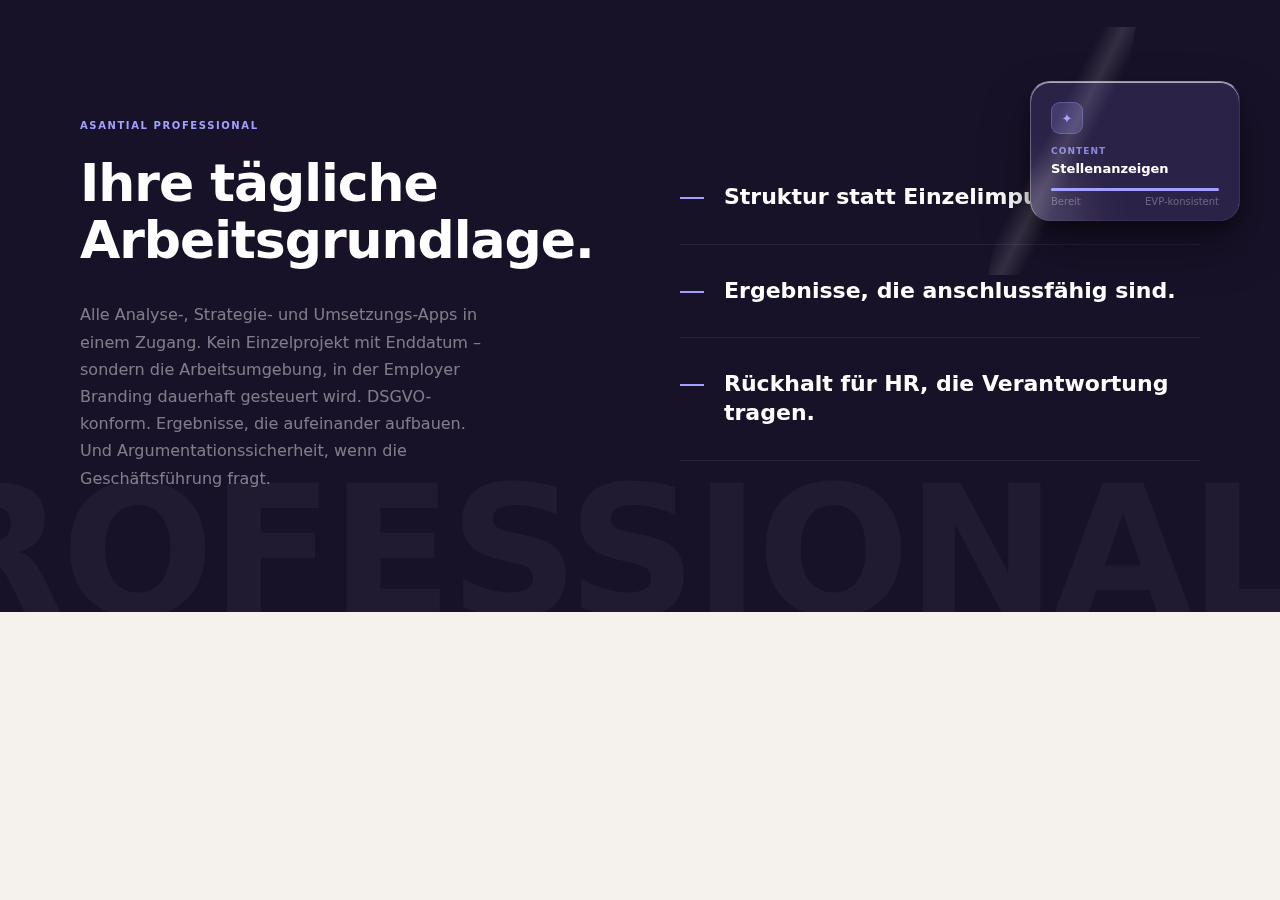
<file: asantial-modul10.html>
<!DOCTYPE html>
<html>
<head>
<meta charset="UTF-8">
<style>
* { margin:0; padding:0; box-sizing:border-box; }
body { font-family: -apple-system, system-ui, sans-serif; background: #f5f2ee; }

.modul10 {
  background: #181229;
  padding: 120px 80px;
  position: relative;
  overflow: hidden;
}
.modul10::before {
  content: "PROFESSIONAL";
  position: absolute;
  bottom: -30px; right: -20px;
  font-size: 180px; font-weight: 900;
  color: rgba(255,255,255,0.04);
  letter-spacing: -0.02em; line-height: 1;
  pointer-events: none; user-select: none; white-space: nowrap;
}
.inner {
  max-width: 1200px; margin: 0 auto;
  display: grid; grid-template-columns: 1fr 1fr;
  gap: 80px; align-items: center;
  position: relative; z-index: 1;
}
.eyebrow { font-size: 10px; font-weight: 700; letter-spacing: 0.16em; text-transform: uppercase; color: #a3a0ff; margin-bottom: 24px; }
.title { font-size: 52px; font-weight: 800; color: white; line-height: 1.1; margin-bottom: 32px; letter-spacing: -0.02em; }
.body-text { font-size: 16px; line-height: 1.7; color: rgba(255,255,255,0.45); max-width: 420px; }

.right { position: relative; display: flex; flex-direction: column; gap: 0; }

.benefit { padding: 32px 0; border-bottom: 1px solid rgba(255,255,255,0.07); display: flex; align-items: flex-start; gap: 20px; }
.benefit:first-child { border-top: 1px solid rgba(255,255,255,0.07); }
.benefit-line { width: 24px; height: 2px; background: #a3a0ff; flex-shrink: 0; margin-top: 14px; }
.benefit-text { font-size: 22px; font-weight: 700; color: white; line-height: 1.3; }

.card-stack { position: absolute; top: -70px; right: -40px; width: 210px; height: 140px; }

.floating-card {
  position: absolute; inset: 0; border-radius: 20px; padding: 20px;
  background: rgba(255,255,255,0.08);
  backdrop-filter: blur(24px) saturate(180%);
  -webkit-backdrop-filter: blur(24px) saturate(180%);
  border-top: 1.5px solid rgba(255,255,255,0.5);
  border-left: 1.5px solid rgba(255,255,255,0.3);
  border-right: 1px solid rgba(255,255,255,0.08);
  border-bottom: 1px solid rgba(255,255,255,0.06);
  box-shadow: 0 24px 48px rgba(0,0,0,0.4), 0 8px 16px rgba(0,0,0,0.3), inset 0 1px 0 rgba(255,255,255,0.6);
  opacity: 0;
  transition: opacity 0.7s ease;
}
.floating-card::after {
  content:""; position:absolute; top:-40%; left:-10%; width:50%; height:180%;
  background:linear-gradient(108deg, transparent 0%, rgba(255,255,255,0.00) 38%, rgba(255,255,255,0.12) 50%, rgba(255,255,255,0.00) 62%, transparent 100%);
  transform:skewX(-10deg); pointer-events:none;
}
.floating-card.active {
  opacity: 1;
  animation: floatCard 4s ease-in-out infinite;
}
@keyframes floatCard {
  0%,100% { transform: rotate(6deg) translateY(0); }
  50%      { transform: rotate(6deg) translateY(-10px); }
}

.card-icon { width: 32px; height: 32px; border-radius: 9px; background: rgba(163,160,255,0.2); border: 1px solid rgba(163,160,255,0.3); display: flex; align-items: center; justify-content: center; font-size: 13px; margin-bottom: 12px; color: #a3a0ff; }
.card-label { font-size: 9px; font-weight: 700; letter-spacing: 0.12em; text-transform: uppercase; color: rgba(163,160,255,0.8); margin-bottom: 5px; }
.card-title { font-size: 13px; font-weight: 700; color: white; line-height: 1.3; margin-bottom: 10px; }
.card-bar-wrap { height: 3px; background: rgba(255,255,255,0.1); border-radius: 2px; margin-bottom: 5px; }
.card-bar { height: 3px; border-radius: 2px; background: #a3a0ff; }
.card-meta { font-size: 10px; color: rgba(255,255,255,0.3); display: flex; justify-content: space-between; }

@media (max-width: 768px) {
  .modul10 { padding: 80px 24px; }
  .inner { grid-template-columns: 1fr; gap: 60px; }
  .title { font-size: 36px; }
  .card-stack { display: none; }
  .modul10::before { font-size: 80px; }
}
</style>
</head>
<body>
<section class="modul10">
  <div class="inner">
    <div class="left">
      <div class="eyebrow">ASANTIAL Professional</div>
      <div class="title">Ihre tägliche Arbeitsgrundlage.</div>
      <div class="body-text">Alle Analyse-, Strategie- und Umsetzungs-Apps in einem Zugang. Kein Einzelprojekt mit Enddatum – sondern die Arbeitsumgebung, in der Employer Branding dauerhaft gesteuert wird. DSGVO-konform. Ergebnisse, die aufeinander aufbauen. Und Argumentationssicherheit, wenn die Geschäftsführung fragt.</div>
    </div>

    <div class="right">
      <div class="card-stack">

        <div class="floating-card active">
          <div class="card-icon">✦</div>
          <div class="card-label">Content</div>
          <div class="card-title">Stellenanzeigen</div>
          <div class="card-bar-wrap"><div class="card-bar" style="width:100%"></div></div>
          <div class="card-meta"><span>Bereit</span><span>EVP-konsistent</span></div>
        </div>

        <div class="floating-card">
          <div class="card-icon">◎</div>
          <div class="card-label">Social Media</div>
          <div class="card-title">Social Posts</div>
          <div class="card-bar-wrap"><div class="card-bar" style="width:100%"></div></div>
          <div class="card-meta"><span>LinkedIn ready</span><span>✓</span></div>
        </div>

        <div class="floating-card">
          <div class="card-icon">↩</div>
          <div class="card-label">Reputation</div>
          <div class="card-title">Kununu-Antworten</div>
          <div class="card-bar-wrap"><div class="card-bar" style="width:100%"></div></div>
          <div class="card-meta"><span>3 Entwürfe</span><span>Bereit</span></div>
        </div>

        <div class="floating-card">
          <div class="card-icon">◑</div>
          <div class="card-label">Strategie</div>
          <div class="card-title">Kick-Off Workshop</div>
          <div class="card-bar-wrap"><div class="card-bar" style="width:65%"></div></div>
          <div class="card-meta"><span>In Vorbereitung</span><span>65%</span></div>
        </div>

        <div class="floating-card">
          <div class="card-icon">⊙</div>
          <div class="card-label">Analyse</div>
          <div class="card-title">Arbeitsmarktbild</div>
          <div class="card-bar-wrap"><div class="card-bar" style="width:88%"></div></div>
          <div class="card-meta"><span>Aktualisiert</span><span>88%</span></div>
        </div>

        <div class="floating-card">
          <div class="card-icon">◐</div>
          <div class="card-label">Interviews</div>
          <div class="card-title">Mitarbeiter­interviews</div>
          <div class="card-bar-wrap"><div class="card-bar" style="width:50%"></div></div>
          <div class="card-meta"><span>6 von 12</span><span>50%</span></div>
        </div>

        <div class="floating-card">
          <div class="card-icon">≋</div>
          <div class="card-label">Kampagne</div>
          <div class="card-title">Kampagnen­briefing</div>
          <div class="card-bar-wrap"><div class="card-bar" style="width:30%"></div></div>
          <div class="card-meta"><span>Gestartet</span><span>30%</span></div>
        </div>

        <div class="floating-card">
          <div class="card-icon">⊕</div>
          <div class="card-label">Digital</div>
          <div class="card-title">Karriereseiten­analyse</div>
          <div class="card-bar-wrap"><div class="card-bar" style="width:100%"></div></div>
          <div class="card-meta"><span>Abgeschlossen</span><span>✓</span></div>
        </div>

        <div class="floating-card">
          <div class="card-icon">✉</div>
          <div class="card-label">Intern</div>
          <div class="card-title">Interne Kommunikation</div>
          <div class="card-bar-wrap"><div class="card-bar" style="width:75%"></div></div>
          <div class="card-meta"><span>Entwurf</span><span>75%</span></div>
        </div>

        <div class="floating-card">
          <div class="card-icon">⊞</div>
          <div class="card-label">Compliance</div>
          <div class="card-title">EU AI Act</div>
          <div class="card-bar-wrap"><div class="card-bar" style="width:100%"></div></div>
          <div class="card-meta"><span>Geprüft</span><span>✓</span></div>
        </div>

      </div>

      <div class="benefit">
        <div class="benefit-line"></div>
        <div class="benefit-text">Struktur statt Einzelimpulse.</div>
      </div>
      <div class="benefit">
        <div class="benefit-line"></div>
        <div class="benefit-text">Ergebnisse, die anschlussfähig sind.</div>
      </div>
      <div class="benefit">
        <div class="benefit-line"></div>
        <div class="benefit-text">Rückhalt für HR, die Verantwortung tragen.</div>
      </div>
    </div>
  </div>
</section>

<script>
const cards = document.querySelectorAll('.floating-card');
let current = 0;
setInterval(() => {
  cards[current].classList.remove('active');
  current = (current + 1) % cards.length;
  cards[current].classList.add('active');
}, 2200);
</script>
</body>
</html>
</file>
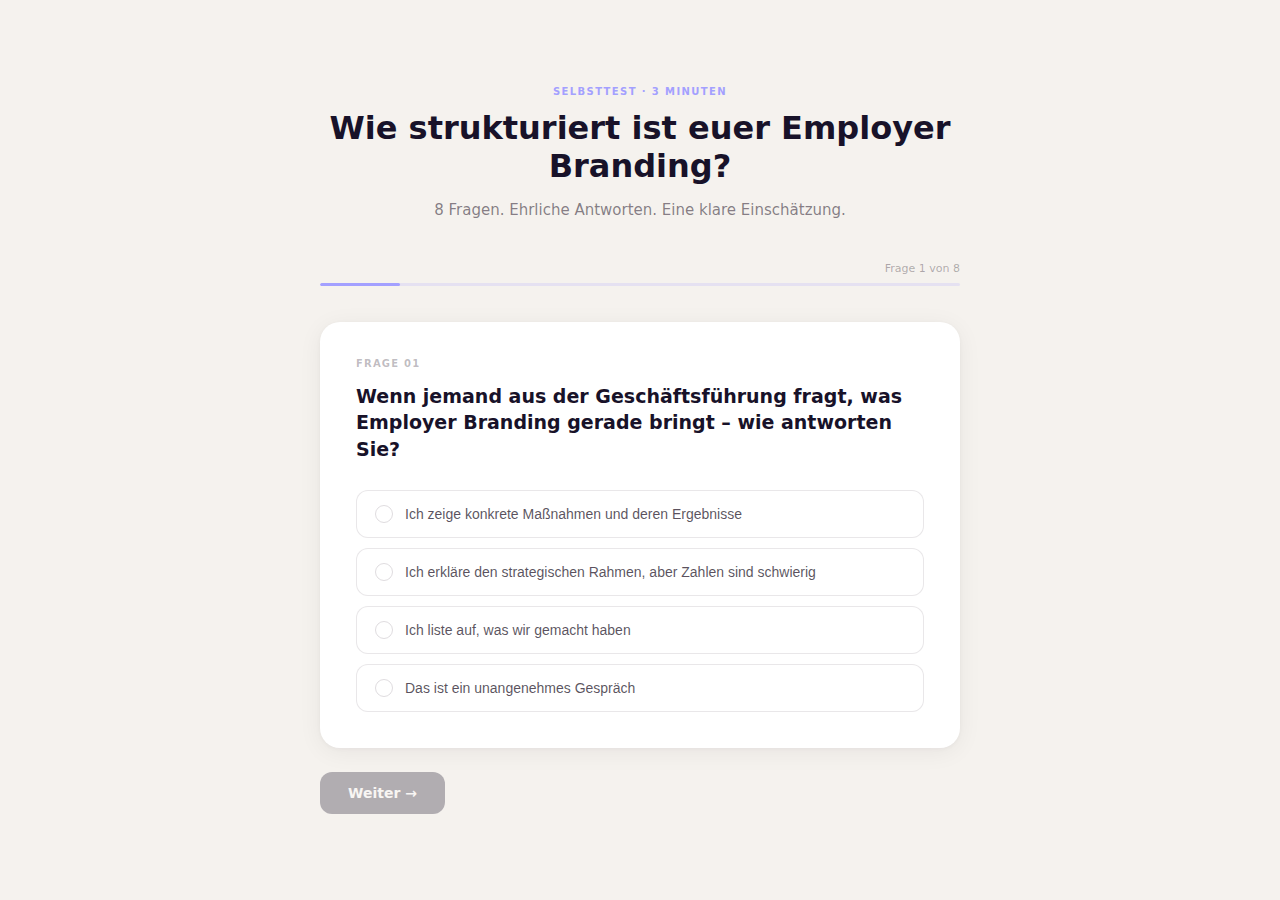
<file: asantial-quiz.html>
<!DOCTYPE html>
<html lang="de">
<head>
<meta charset="UTF-8">
<meta name="viewport" content="width=device-width, initial-scale=1.0">
<style>
* { margin:0; padding:0; box-sizing:border-box; }
body {
  font-family: -apple-system, system-ui, sans-serif;
  background: #f5f2ee;
  min-height: 100vh;
  display: flex;
  align-items: center;
  justify-content: center;
  padding: 40px 20px;
}

.quiz-container {
  max-width: 640px;
  width: 100%;
}

/* HEADER */
.quiz-header {
  text-align: center;
  margin-bottom: 40px;
}
.quiz-label {
  font-size: 10px; font-weight: 700; letter-spacing: 0.14em;
  text-transform: uppercase; color: #a3a0ff; margin-bottom: 12px;
}
.quiz-title {
  font-size: 32px; font-weight: 800; color: #181229;
  line-height: 1.2; margin-bottom: 12px;
}
.quiz-sub {
  font-size: 15px; color: rgba(37,23,42,0.55); line-height: 1.6;
}

/* PROGRESS */
.progress-bar {
  height: 3px; background: rgba(163,160,255,0.2);
  border-radius: 2px; margin-bottom: 36px;
  overflow: hidden;
}
.progress-fill {
  height: 100%; background: #a3a0ff;
  border-radius: 2px;
  transition: width 0.4s cubic-bezier(0.22,1,0.36,1);
}
.progress-label {
  font-size: 11px; color: rgba(37,23,42,0.35);
  margin-bottom: 8px; text-align: right;
}

/* QUESTION CARD */
.question-card {
  background: white;
  border-radius: 20px;
  padding: 36px;
  box-shadow: 0 4px 24px rgba(37,23,42,0.06), 0 1px 4px rgba(37,23,42,0.04);
  margin-bottom: 16px;
}
.question-number {
  font-size: 10px; font-weight: 700; letter-spacing: 0.12em;
  text-transform: uppercase; color: rgba(37,23,42,0.3); margin-bottom: 14px;
}
.question-text {
  font-size: 19px; font-weight: 700; color: #181229;
  line-height: 1.4; margin-bottom: 28px;
}

/* OPTIONS */
.options { display: flex; flex-direction: column; gap: 10px; }
.option {
  padding: 14px 18px;
  border: 1.5px solid rgba(37,23,42,0.10);
  border-radius: 12px;
  cursor: pointer;
  font-size: 14px; color: rgba(37,23,42,0.75);
  transition: all 0.2s ease;
  display: flex; align-items: center; gap: 12px;
  background: white;
  text-align: left;
}
.option:hover {
  border-color: #a3a0ff;
  background: rgba(163,160,255,0.04);
  color: #181229;
}
.option.selected {
  border-color: #a3a0ff;
  background: rgba(163,160,255,0.08);
  color: #181229;
}
.option-dot {
  width: 18px; height: 18px; border-radius: 50%;
  border: 1.5px solid rgba(37,23,42,0.15);
  flex-shrink: 0;
  display: flex; align-items: center; justify-content: center;
  transition: all 0.2s ease;
}
.option.selected .option-dot {
  border-color: #a3a0ff;
  background: #a3a0ff;
}
.option.selected .option-dot::after {
  content: "";
  width: 6px; height: 6px; border-radius: 50%;
  background: white;
}

/* NAVIGATION */
.nav { display: flex; justify-content: space-between; align-items: center; margin-top: 24px; }
.btn {
  padding: 13px 28px; border-radius: 12px;
  font-size: 14px; font-weight: 600; cursor: pointer;
  font-family: inherit; border: none; transition: all 0.2s ease;
}
.btn-primary {
  background: #181229; color: white;
}
.btn-primary:hover { background: #2d1f4e; transform: translateY(-1px); }
.btn-primary:disabled { opacity: 0.3; cursor: not-allowed; transform: none; }
.btn-ghost {
  background: transparent; color: rgba(37,23,42,0.4);
  border: 1.5px solid rgba(37,23,42,0.12);
}
.btn-ghost:hover { color: #181229; border-color: rgba(37,23,42,0.25); }

/* EMAIL GATE */
.email-gate {
  background: white; border-radius: 20px; padding: 36px;
  box-shadow: 0 4px 24px rgba(37,23,42,0.06);
  display: none;
}
.email-gate.active { display: block; }
.gate-title { font-size: 22px; font-weight: 800; color: #181229; margin-bottom: 10px; }
.gate-sub { font-size: 14px; color: rgba(37,23,42,0.55); line-height: 1.6; margin-bottom: 28px; }
.teaser-result {
  background: rgba(163,160,255,0.08); border: 1.5px solid rgba(163,160,255,0.25);
  border-radius: 14px; padding: 20px; margin-bottom: 28px;
}
.teaser-label { font-size: 10px; font-weight: 700; letter-spacing: 0.12em; text-transform: uppercase; color: #a3a0ff; margin-bottom: 6px; }
.teaser-type { font-size: 20px; font-weight: 800; color: #181229; margin-bottom: 6px; }
.teaser-desc { font-size: 13px; color: rgba(37,23,42,0.55); }
.input-group { display: flex; flex-direction: column; gap: 10px; margin-bottom: 16px; }
.quiz-input {
  padding: 13px 16px; border-radius: 12px;
  border: 1.5px solid rgba(37,23,42,0.12);
  font-size: 14px; font-family: inherit; color: #181229;
  outline: none; transition: border-color 0.2s;
  background: white;
}
.quiz-input:focus { border-color: #a3a0ff; }
.privacy-note { font-size: 11px; color: rgba(37,23,42,0.3); text-align: center; }
.btn-full { width: 100%; justify-content: center; display: flex; padding: 15px; }

/* RESULT */
.result-card { display: none; }
.result-card.active { display: block; }
.result-header {
  background: linear-gradient(135deg, #1a1040 0%, #2d1f4e 100%);
  border-radius: 20px; padding: 36px; margin-bottom: 16px; text-align: center;
}
.result-emoji { font-size: 48px; margin-bottom: 16px; }
.result-label { font-size: 10px; font-weight: 700; letter-spacing: 0.14em; text-transform: uppercase; color: rgba(163,160,255,0.7); margin-bottom: 8px; }
.result-type { font-size: 28px; font-weight: 800; color: white; margin-bottom: 12px; }
.result-tagline { font-size: 15px; color: rgba(255,255,255,0.6); line-height: 1.5; }

.result-body {
  background: white; border-radius: 20px; padding: 36px;
  box-shadow: 0 4px 24px rgba(37,23,42,0.06); margin-bottom: 16px;
}
.result-section-title {
  font-size: 10px; font-weight: 700; letter-spacing: 0.12em;
  text-transform: uppercase; color: rgba(37,23,42,0.35); margin-bottom: 10px;
}
.result-text { font-size: 15px; color: rgba(37,23,42,0.75); line-height: 1.65; margin-bottom: 28px; }
.result-pain {
  background: rgba(255,200,100,0.08); border-left: 3px solid #f5c543;
  padding: 16px 18px; border-radius: 0 10px 10px 0; margin-bottom: 28px;
}
.result-pain p { font-size: 14px; color: rgba(37,23,42,0.7); line-height: 1.6; }

.result-cta {
  background: white; border-radius: 20px; padding: 32px;
  box-shadow: 0 4px 24px rgba(37,23,42,0.06); text-align: center;
}
.result-cta-title { font-size: 20px; font-weight: 800; color: #181229; margin-bottom: 8px; }
.result-cta-sub { font-size: 14px; color: rgba(37,23,42,0.5); margin-bottom: 24px; line-height: 1.5; }
.btn-cta {
  background: #181229; color: white; padding: 16px 32px;
  border-radius: 14px; font-size: 15px; font-weight: 700;
  cursor: pointer; border: none; font-family: inherit;
  transition: all 0.2s ease; display: inline-block;
}
.btn-cta:hover { background: #2d1f4e; transform: translateY(-2px); box-shadow: 0 8px 24px rgba(37,23,42,0.2); }
.cta-micro { font-size: 11px; color: rgba(37,23,42,0.3); margin-top: 10px; }

/* HIDDEN */
.screen { display: none; }
.screen.active { display: block; }
</style>
</head>
<body>

<div class="quiz-container">

  <!-- SCREEN 1: QUIZ -->
  <div class="screen active" id="screen-quiz">
    <div class="quiz-header">
      <div class="quiz-label">Selbsttest · 3 Minuten</div>
      <div class="quiz-title">Wie strukturiert ist euer Employer Branding?</div>
      <div class="quiz-sub">8 Fragen. Ehrliche Antworten. Eine klare Einschätzung.</div>
    </div>

    <div class="progress-label" id="progress-label">Frage 1 von 8</div>
    <div class="progress-bar"><div class="progress-fill" id="progress-fill" style="width:12.5%"></div></div>

    <div class="question-card">
      <div class="question-number" id="q-number">Frage 01</div>
      <div class="question-text" id="q-text"></div>
      <div class="options" id="q-options"></div>
    </div>

    <div class="nav">
      <button class="btn btn-ghost" id="btn-back" onclick="prevQuestion()" style="display:none">← Zurück</button>
      <button class="btn btn-primary" id="btn-next" onclick="nextQuestion()" disabled>Weiter →</button>
    </div>
  </div>

  <!-- SCREEN 2: EMAIL GATE -->
  <div class="screen" id="screen-email">
    <div class="email-gate active">
      <div class="gate-title">Fast geschafft.</div>
      <div class="gate-sub">Dein Ergebnis ist bereit. Hier ist schon ein Vorgeschmack – die vollständige Auswertung mit konkreten Handlungsempfehlungen bekommst du per Mail.</div>
      <div class="teaser-result">
        <div class="teaser-label">Dein Typ</div>
        <div class="teaser-type" id="teaser-type">wird berechnet...</div>
        <div class="teaser-desc" id="teaser-desc"></div>
      </div>
      <div class="input-group">
        <input class="quiz-input" type="text" placeholder="Vorname" id="input-name">
        <input class="quiz-input" type="email" placeholder="E-Mail-Adresse" id="input-email">
        <input class="quiz-input" type="text" placeholder="Unternehmen (optional)" id="input-company">
      </div>
      <button class="btn btn-primary btn-full" onclick="showResult()">Vollständige Auswertung erhalten</button>
      <p class="privacy-note" style="margin-top:12px">Kein Newsletter. Keine Weitergabe. Nur dein Ergebnis.</p>
    </div>
  </div>

  <!-- SCREEN 3: ERGEBNIS -->
  <div class="screen" id="screen-result">
    <div class="result-header">
      <div class="result-emoji" id="r-emoji"></div>
      <div class="result-label">Dein Employer-Branding-Typ</div>
      <div class="result-type" id="r-type"></div>
      <div class="result-tagline" id="r-tagline"></div>
    </div>

    <div class="result-body">
      <div class="result-section-title">Was das bedeutet</div>
      <div class="result-text" id="r-desc"></div>

      <div class="result-section-title">Dein blinder Fleck</div>
      <div class="result-pain"><p id="r-pain"></p></div>

      <div class="result-section-title">Der nächste sinnvolle Schritt</div>
      <div class="result-text" id="r-next"></div>
    </div>

    <div class="result-cta">
      <div class="result-cta-title">Passt ASANTIAL zu euch?</div>
      <div class="result-cta-sub">30 Minuten. Kein Pitch. Wir schauen gemeinsam ob es passt – nicht mehr.</div>
      <button class="btn-cta">Einstiegsgespräch vereinbaren</button>
      <div class="cta-micro">ca. 30 Minuten · unverbindlich · keine klassische Produktdemo</div>
    </div>
  </div>

</div>

<script>
const questions = [
  {
    text: "Wenn jemand aus der Geschäftsführung fragt, was Employer Branding gerade bringt – wie antworten Sie?",
    options: [
      { text: "Ich zeige konkrete Maßnahmen und deren Ergebnisse", score: 3 },
      { text: "Ich erkläre den strategischen Rahmen, aber Zahlen sind schwierig", score: 2 },
      { text: "Ich liste auf, was wir gemacht haben", score: 1 },
      { text: "Das ist ein unangenehmes Gespräch", score: 0 }
    ]
  },
  {
    text: "Wie entscheiden Sie, welche Employer-Branding-Maßnahme als nächstes umgesetzt wird?",
    options: [
      { text: "Anhand einer klaren Wirkungslogik und Priorisierung", score: 3 },
      { text: "Nach aktuellem Bedarf und verfügbaren Ressourcen", score: 2 },
      { text: "Wer am lautesten fragt, bekommt die nächste Maßnahme", score: 1 },
      { text: "Meistens reagieren wir auf das, was gerade dringend ist", score: 0 }
    ]
  },
  {
    text: "Haben Sie eine schriftlich fixierte EVP (Employer Value Proposition)?",
    options: [
      { text: "Ja – sie ist aktuell und wird aktiv genutzt", score: 3 },
      { text: "Ja – aber sie liegt irgendwo und wird kaum verwendet", score: 1 },
      { text: "Wir haben Ansätze, aber nichts Finales", score: 1 },
      { text: "Nein", score: 0 }
    ]
  },
  {
    text: "Wie gut sind Ihre Employer-Branding-Aktivitäten intern abgestimmt – mit GF, Führungskräften, Marketing?",
    options: [
      { text: "Sehr gut – wir haben klare Verantwortlichkeiten und regelmäßigen Austausch", score: 3 },
      { text: "Okay – aber es hängt stark von einzelnen Personen ab", score: 2 },
      { text: "Schwierig – jede Abteilung macht irgendwie ihr Ding", score: 1 },
      { text: "Employer Branding ist im Wesentlichen meine Aufgabe alleine", score: 0 }
    ]
  },
  {
    text: "Wenn Sie ehrlich sind: Wie viel Ihrer Arbeitszeit geht für operative Einzelaufgaben drauf statt für strategische Weiterentwicklung?",
    options: [
      { text: "Weniger als 30% – ich habe Struktur, die Raum lässt", score: 3 },
      { text: "Etwa 50/50 – ich versuche beides zu balancieren", score: 2 },
      { text: "Eher 70% operativ – die Strategie bleibt oft liegen", score: 1 },
      { text: "Fast alles ist operativ – ich komme kaum zum Denken", score: 0 }
    ]
  },
  {
    text: "Wie würden Sie den Zusammenhang zwischen Ihrer EVP und Ihren aktuellen Recruitingmaßnahmen beschreiben?",
    options: [
      { text: "Klar und durchgängig – alles ist aufeinander abgestimmt", score: 3 },
      { text: "Meistens stimmig, aber nicht systematisch", score: 2 },
      { text: "Eher zufällig – die Maßnahmen entstehen unabhängig", score: 1 },
      { text: "Wir haben keine klare EVP als Grundlage", score: 0 }
    ]
  },
  {
    text: "Wie erklären Sie der Geschäftsführung den ROI Ihrer Employer-Branding-Arbeit?",
    options: [
      { text: "Mit definierten KPIs und regelmäßigem Reporting", score: 3 },
      { text: "Mit qualitativen Einschätzungen und einzelnen Kennzahlen", score: 2 },
      { text: "Mit Aktivitätsnachweisen – was wir gemacht haben", score: 1 },
      { text: "Das ist schwierig – wir haben noch kein gutes Modell dafür", score: 0 }
    ]
  },
  {
    text: "Was beschreibt Ihre aktuelle Situation am besten?",
    options: [
      { text: "Wir haben Struktur, Strategie und Umsetzung im Griff", score: 3 },
      { text: "Gute Ansätze, aber fehlende Systematik", score: 2 },
      { text: "Viel Aktivität, wenig strategischer Rahmen", score: 1 },
      { text: "Wir stehen eigentlich noch ganz am Anfang", score: 0 }
    ]
  }
];

const personas = [
  {
    min: 0, max: 8,
    emoji: "🔥",
    type: "Der Aktionist",
    tagline: "Viel Energie. Wenig Struktur. Immer beschäftigt.",
    teaser: "Du arbeitest viel – aber ohne durchgängige Wirkungslogik.",
    desc: "Du kennst das Gefühl: Die To-do-Liste wird nicht kürzer, die nächste Kampagne wartet, und irgendwo im Hintergrund liegt die Strategie, die du eigentlich fertigstellen wolltest. Du lieferst – das ist nicht das Problem. Das Problem ist, dass die Ergebnisse schwer zu erklären sind und jede neue Anfrage dich wieder in den operativen Modus zieht.",
    pain: "Der eigentliche Schmerz: Du kannst nicht klar erklären, was deine Arbeit bewirkt. Nicht weil du schlecht arbeitest – sondern weil die Struktur fehlt, die Wirkung sichtbar macht.",
    next: "Der nächste sinnvolle Schritt ist nicht mehr Maßnahmen, sondern eine Entscheidungsgrundlage. Bevor die nächste Kampagne startet: Wo stehen wir wirklich? Was wirkt? Was nicht? ASANTIAL gibt dir genau diese Struktur – damit aus Aktivität Wirkung wird."
  },
  {
    min: 9, max: 16,
    emoji: "⚙️",
    type: "Der Pragmatiker",
    tagline: "Solide Basis. Aber noch kein System das hält.",
    teaser: "Du hast gute Ansätze – aber sie greifen noch nicht ineinander.",
    desc: "Du machst vieles richtig. Es gibt eine EVP – zumindest in Grundzügen. Du weißt was Employer Branding leisten soll. Und trotzdem: Die Maßnahmen entstehen oft nebeneinander statt aufeinander aufbauend. Abstimmung kostet Energie, Priorisierung ist schwierig, und der Nachweis der Wirkung bleibt ein wunder Punkt.",
    pain: "Der eigentliche Schmerz: Du bist nah dran an einem funktionierenden System – aber der letzte Schritt fehlt. Nicht wegen mangelndem Wissen, sondern wegen fehlender Struktur die alles zusammenhält.",
    next: "Du brauchst kein neues Konzept – du brauchst eine Architektur, die das was du bereits hast zusammenführt und steuerbar macht. ASANTIAL ist genau dafür gebaut: nicht von null anfangen, sondern das Vorhandene in eine durchgängige Wirkungslogik überführen."
  },
  {
    min: 17, max: 24,
    emoji: "🎯",
    type: "Der Stratege",
    tagline: "Strukturiert. Klar. Bereit für den nächsten Level.",
    teaser: "Du arbeitest bereits strategisch – jetzt geht es um Skalierung.",
    desc: "Du hast das geschafft, woran viele scheitern: Employer Branding ist bei dir kein Aktivismus, sondern ein gesteuerter Prozess. Du kannst erklären was du tust und warum. Entscheidungen folgen einer Logik. Das ist selten – und es ist der Grund, warum du wahrscheinlich intern ernst genommen wirst.",
    pain: "Der eigentliche Schmerz: Auf diesem Niveau wird Skalierbarkeit zur Herausforderung. Was funktioniert, wenn du persönlich dabei bist – funktioniert es auch wenn das Unternehmen wächst oder du ausfällst?",
    next: "Du brauchst kein Fundament mehr – du brauchst ein System das dein Wissen institutionalisiert und unabhängig von einzelnen Personen macht. ASANTIAL kann genau das: aus deiner persönlichen Expertise eine organisationale Fähigkeit machen."
  }
];

let currentQ = 0;
let scores = [];
let selectedOption = null;

function renderQuestion() {
  const q = questions[currentQ];
  document.getElementById('q-number').textContent = `Frage ${String(currentQ + 1).padStart(2, '0')}`;
  document.getElementById('q-text').textContent = q.text;
  document.getElementById('progress-label').textContent = `Frage ${currentQ + 1} von ${questions.length}`;
  document.getElementById('progress-fill').style.width = `${((currentQ + 1) / questions.length) * 100}%`;

  const optContainer = document.getElementById('q-options');
  optContainer.innerHTML = '';
  q.options.forEach((opt, i) => {
    const div = document.createElement('button');
    div.className = 'option' + (scores[currentQ] !== undefined && questions[currentQ].options[scores[currentQ] === opt.score ? i : -1] ? ' selected' : '');
    div.innerHTML = `<div class="option-dot"></div><span>${opt.text}</span>`;
    div.onclick = () => selectOption(i, opt.score);
    optContainer.appendChild(div);
  });

  document.getElementById('btn-back').style.display = currentQ > 0 ? 'block' : 'none';
  document.getElementById('btn-next').disabled = selectedOption === null;
  selectedOption = null;
}

function selectOption(index, score) {
  selectedOption = { index, score };
  document.querySelectorAll('.option').forEach((el, i) => {
    el.classList.toggle('selected', i === index);
  });
  document.getElementById('btn-next').disabled = false;
}

function nextQuestion() {
  if (selectedOption === null) return;
  scores[currentQ] = selectedOption.score;

  if (currentQ < questions.length - 1) {
    currentQ++;
    selectedOption = null;
    renderQuestion();
  } else {
    showEmailGate();
  }
}

function prevQuestion() {
  if (currentQ > 0) {
    currentQ--;
    selectedOption = null;
    renderQuestion();
  }
}

function getPersona() {
  const total = scores.reduce((a, b) => a + b, 0);
  return personas.find(p => total >= p.min && total <= p.max) || personas[1];
}

function showEmailGate() {
  document.getElementById('screen-quiz').classList.remove('active');
  document.getElementById('screen-email').classList.add('active');
  const p = getPersona();
  document.getElementById('teaser-type').textContent = p.emoji + ' ' + p.type;
  document.getElementById('teaser-desc').textContent = p.teaser;
}

function showResult() {
  document.getElementById('screen-email').classList.remove('active');
  document.getElementById('screen-result').classList.add('active');
  const p = getPersona();
  document.getElementById('r-emoji').textContent = p.emoji;
  document.getElementById('r-type').textContent = p.type;
  document.getElementById('r-tagline').textContent = p.tagline;
  document.getElementById('r-desc').textContent = p.desc;
  document.getElementById('r-pain').textContent = p.pain;
  document.getElementById('r-next').textContent = p.next;
}

// Init
renderQuestion();
</script>

</body>
</html>
</file>
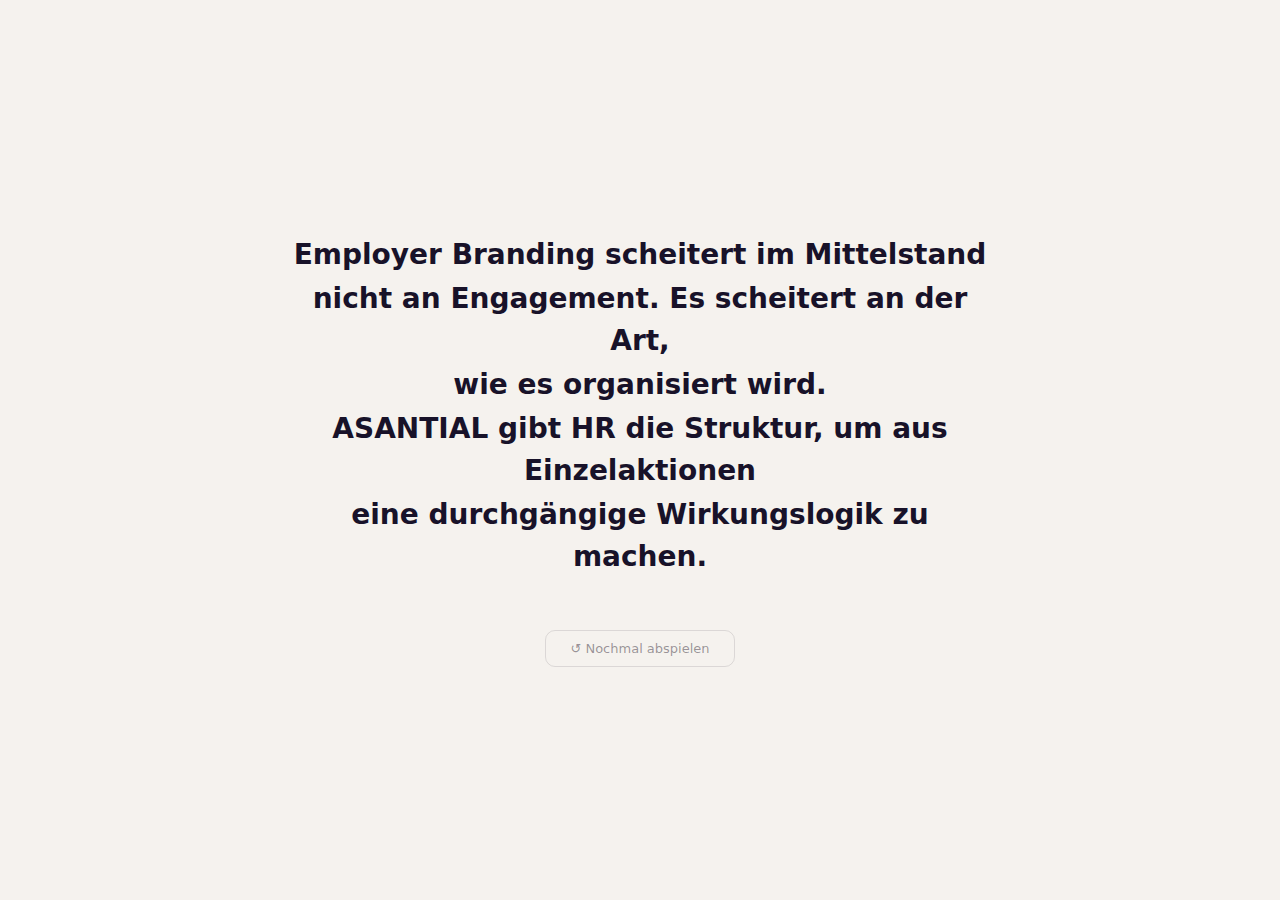
<file: asantial-text-reveal-2.html>
<!DOCTYPE html>
<html>
<head>
<meta charset="UTF-8">
<style>
* { margin:0; padding:0; box-sizing:border-box; }
body {
  font-family: -apple-system, system-ui, sans-serif;
  background: #f5f2ee;
  min-height: 100vh;
  display: flex;
  align-items: center;
  justify-content: center;
  padding: 80px 40px;
}

.text-block {
  max-width: 720px;
  text-align: center;
}

.line {
  display: block;
  margin-bottom: 2px;
}

.line span {
  display: block;
  font-size: 28px;
  font-weight: 700;
  color: #181229;
  line-height: 1.5;
  opacity: 0;
  transform: translateY(14px);
  transition:
    opacity 0.9s cubic-bezier(0.22, 1, 0.36, 1),
    transform 0.9s cubic-bezier(0.22, 1, 0.36, 1);
}

.line.revealed span {
  opacity: 1;
  transform: translateY(0px);
}

.line:nth-child(1) span { transition-delay: 0ms; }
.line:nth-child(2) span { transition-delay: 200ms; }
.line:nth-child(3) span { transition-delay: 400ms; }
.line:nth-child(4) span { transition-delay: 600ms; }
.line:nth-child(5) span { transition-delay: 800ms; }

.trigger {
  margin-top: 52px;
  display: flex;
  justify-content: center;
}
button {
  padding: 10px 24px;
  border-radius: 10px;
  border: 1px solid rgba(37,23,42,0.12);
  background: transparent;
  font-size: 13px;
  color: rgba(37,23,42,0.45);
  cursor: pointer;
  font-family: inherit;
}
</style>
</head>
<body>

<div>
  <div class="text-block" id="reveal">
    <div class="line"><span>Employer Branding scheitert im Mittelstand</span></div>
    <div class="line"><span>nicht an Engagement. Es scheitert an der Art,</span></div>
    <div class="line"><span>wie es organisiert wird.</span></div>
    <div class="line"><span>ASANTIAL gibt HR die Struktur, um aus Einzelaktionen</span></div>
    <div class="line"><span>eine durchgängige Wirkungslogik zu machen.</span></div>
  </div>

  <div class="trigger">
    <button onclick="replay()">↺ Nochmal abspielen</button>
  </div>
</div>

<script>
  const lines = document.querySelectorAll('.line');

  setTimeout(() => {
    lines.forEach(l => l.classList.add('revealed'));
  }, 300);

  function replay() {
    lines.forEach(l => l.classList.remove('revealed'));
    setTimeout(() => {
      lines.forEach(l => l.classList.add('revealed'));
    }, 80);
  }

  const observer = new IntersectionObserver((entries) => {
    entries.forEach(entry => {
      if (entry.isIntersecting) {
        setTimeout(() => {
          lines.forEach(l => l.classList.add('revealed'));
        }, 200);
      }
    });
  }, { threshold: 0.4 });

  observer.observe(document.getElementById('reveal'));
</script>

</body>
</html>
</file>
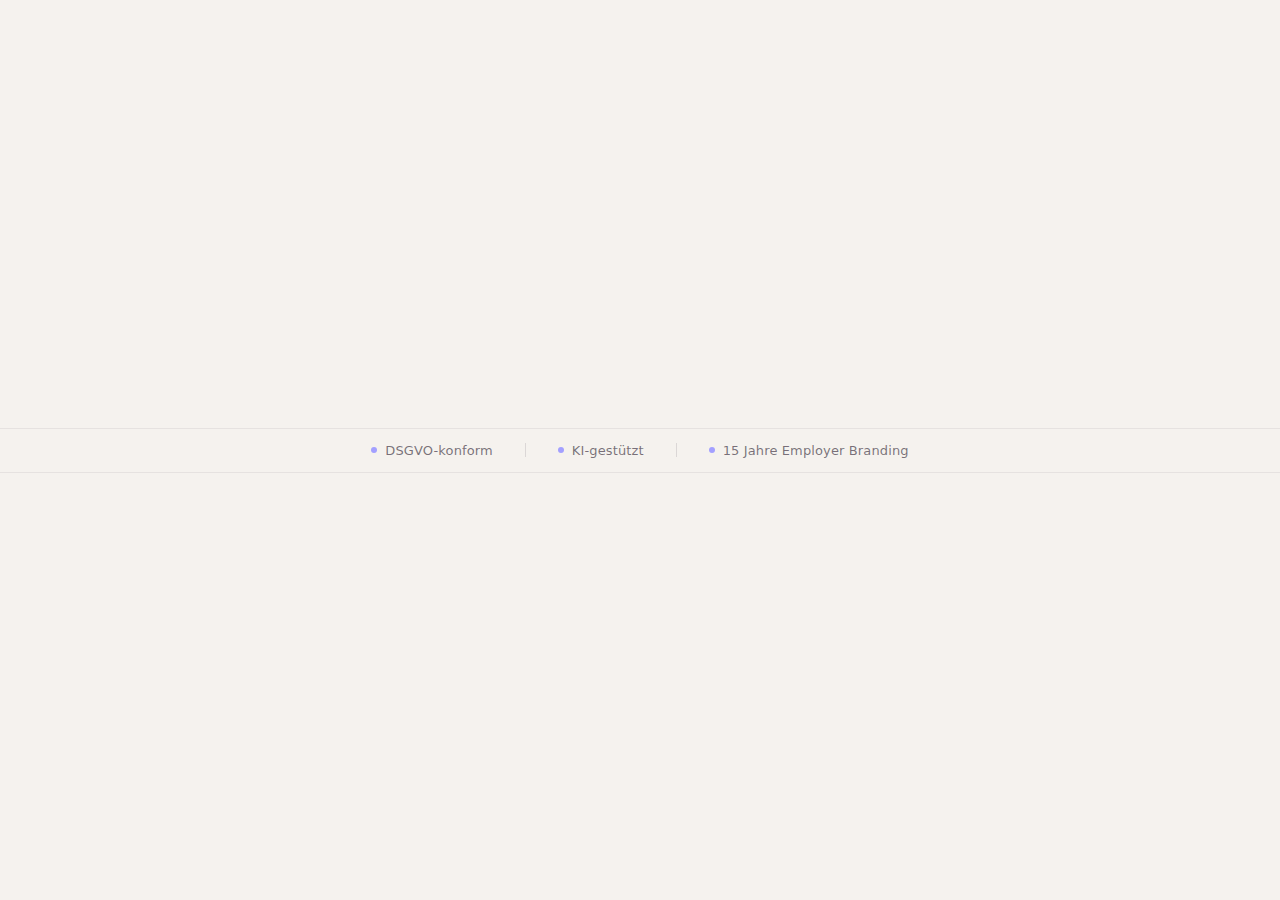
<file: asantial-trust-bar.html>
<!DOCTYPE html>
<html>
<head>
<meta charset="UTF-8">
<style>
* { margin:0; padding:0; box-sizing:border-box; }
body {
  font-family: system-ui, -apple-system, sans-serif;
  background: #f5f2ee;
  display: flex;
  align-items: center;
  justify-content: center;
  min-height: 100vh;
}

.trust-bar {
  width: 100%;
  max-width: 1300px;
  padding: 14px 40px;
  border-top: 1px solid rgba(37,23,42,0.07);
  border-bottom: 1px solid rgba(37,23,42,0.07);
  display: flex;
  align-items: center;
  justify-content: center;
  gap: 32px;
}

.trust-item {
  display: flex;
  align-items: center;
  gap: 8px;
  font-size: 13px;
  color: rgba(37,23,42,0.6);
  letter-spacing: 0.01em;
  white-space: nowrap;
}

.dot {
  width: 6px;
  height: 6px;
  border-radius: 50%;
  background: #a3a0ff;
  flex-shrink: 0;
}

.divider {
  width: 1px;
  height: 14px;
  background: rgba(37,23,42,0.12);
}
</style>
</head>
<body>

<div class="trust-bar">
  <div class="trust-item">
    <div class="dot"></div>
    DSGVO-konform
  </div>
  <div class="divider"></div>
  <div class="trust-item">
    <div class="dot"></div>
    KI-gestützt
  </div>
  <div class="divider"></div>
  <div class="trust-item">
    <div class="dot"></div>
    15 Jahre Employer Branding
  </div>
</div>

</body>
</html>
</file>
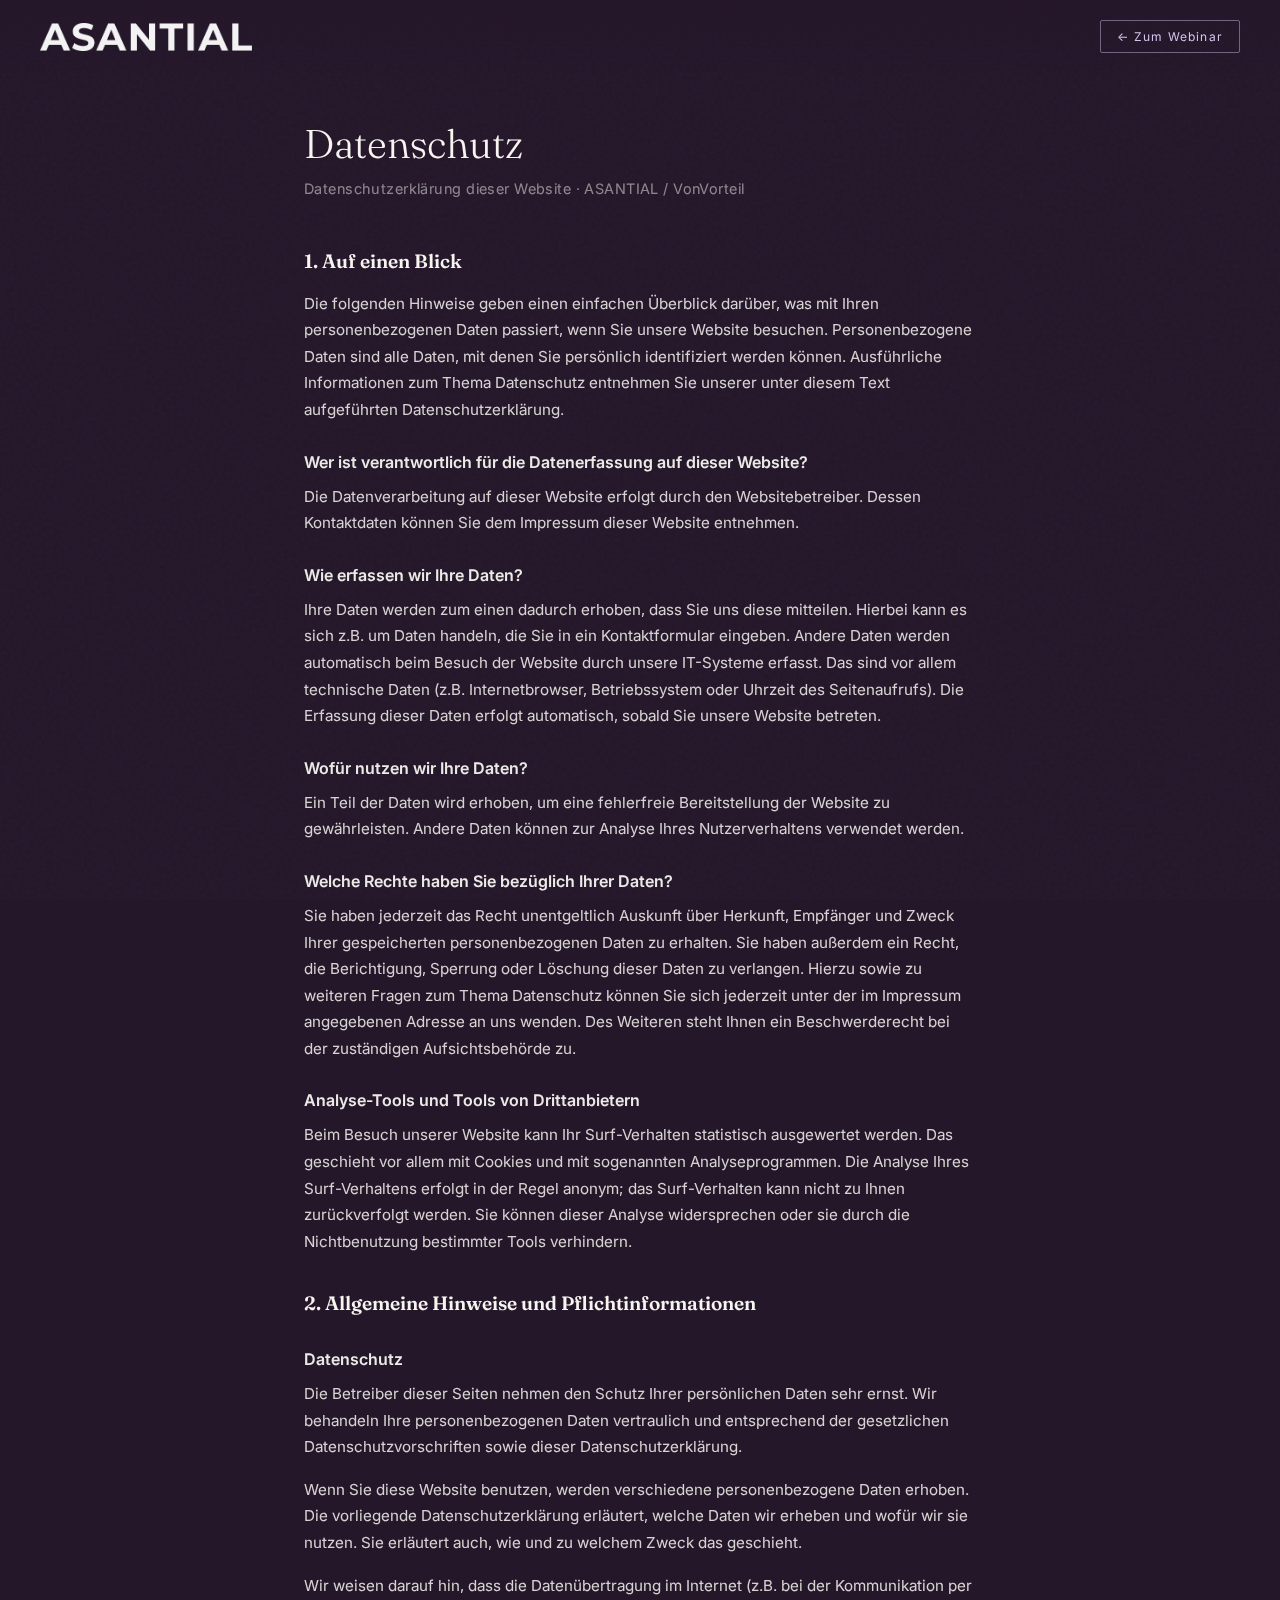
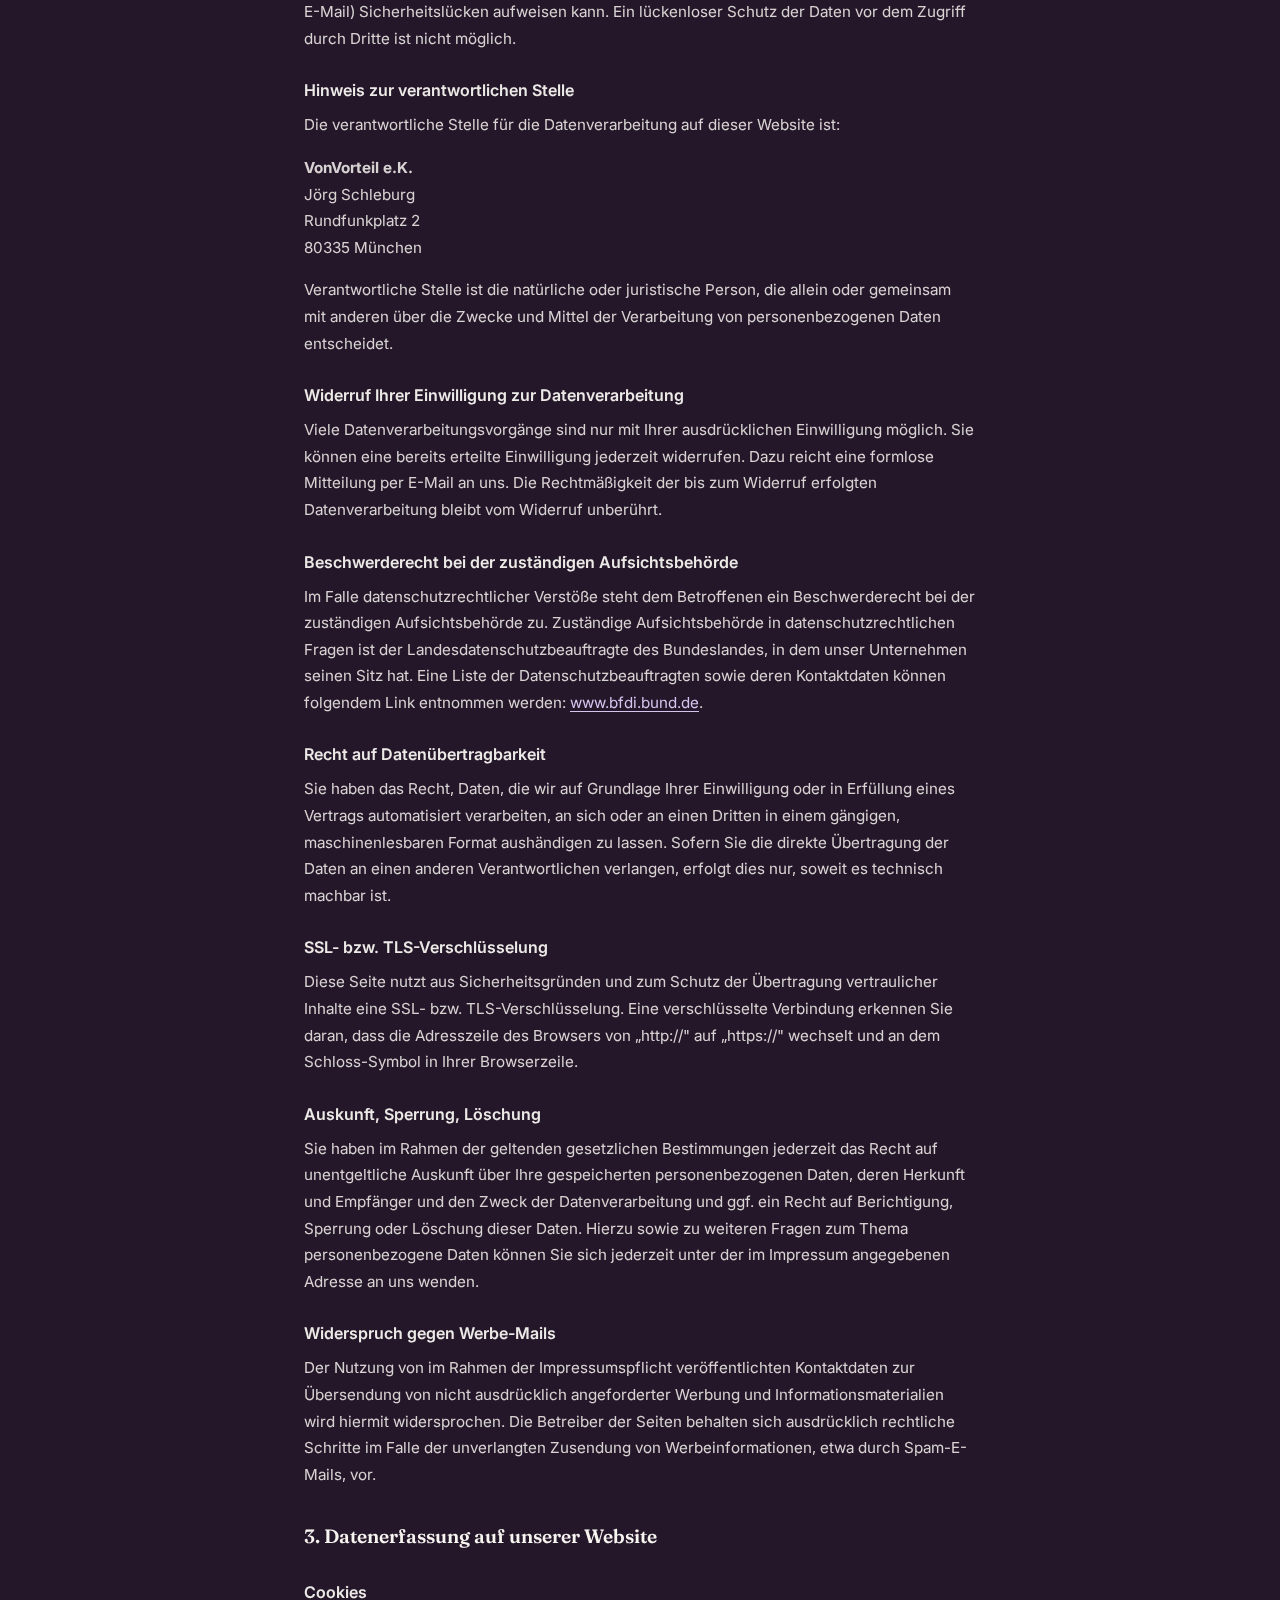
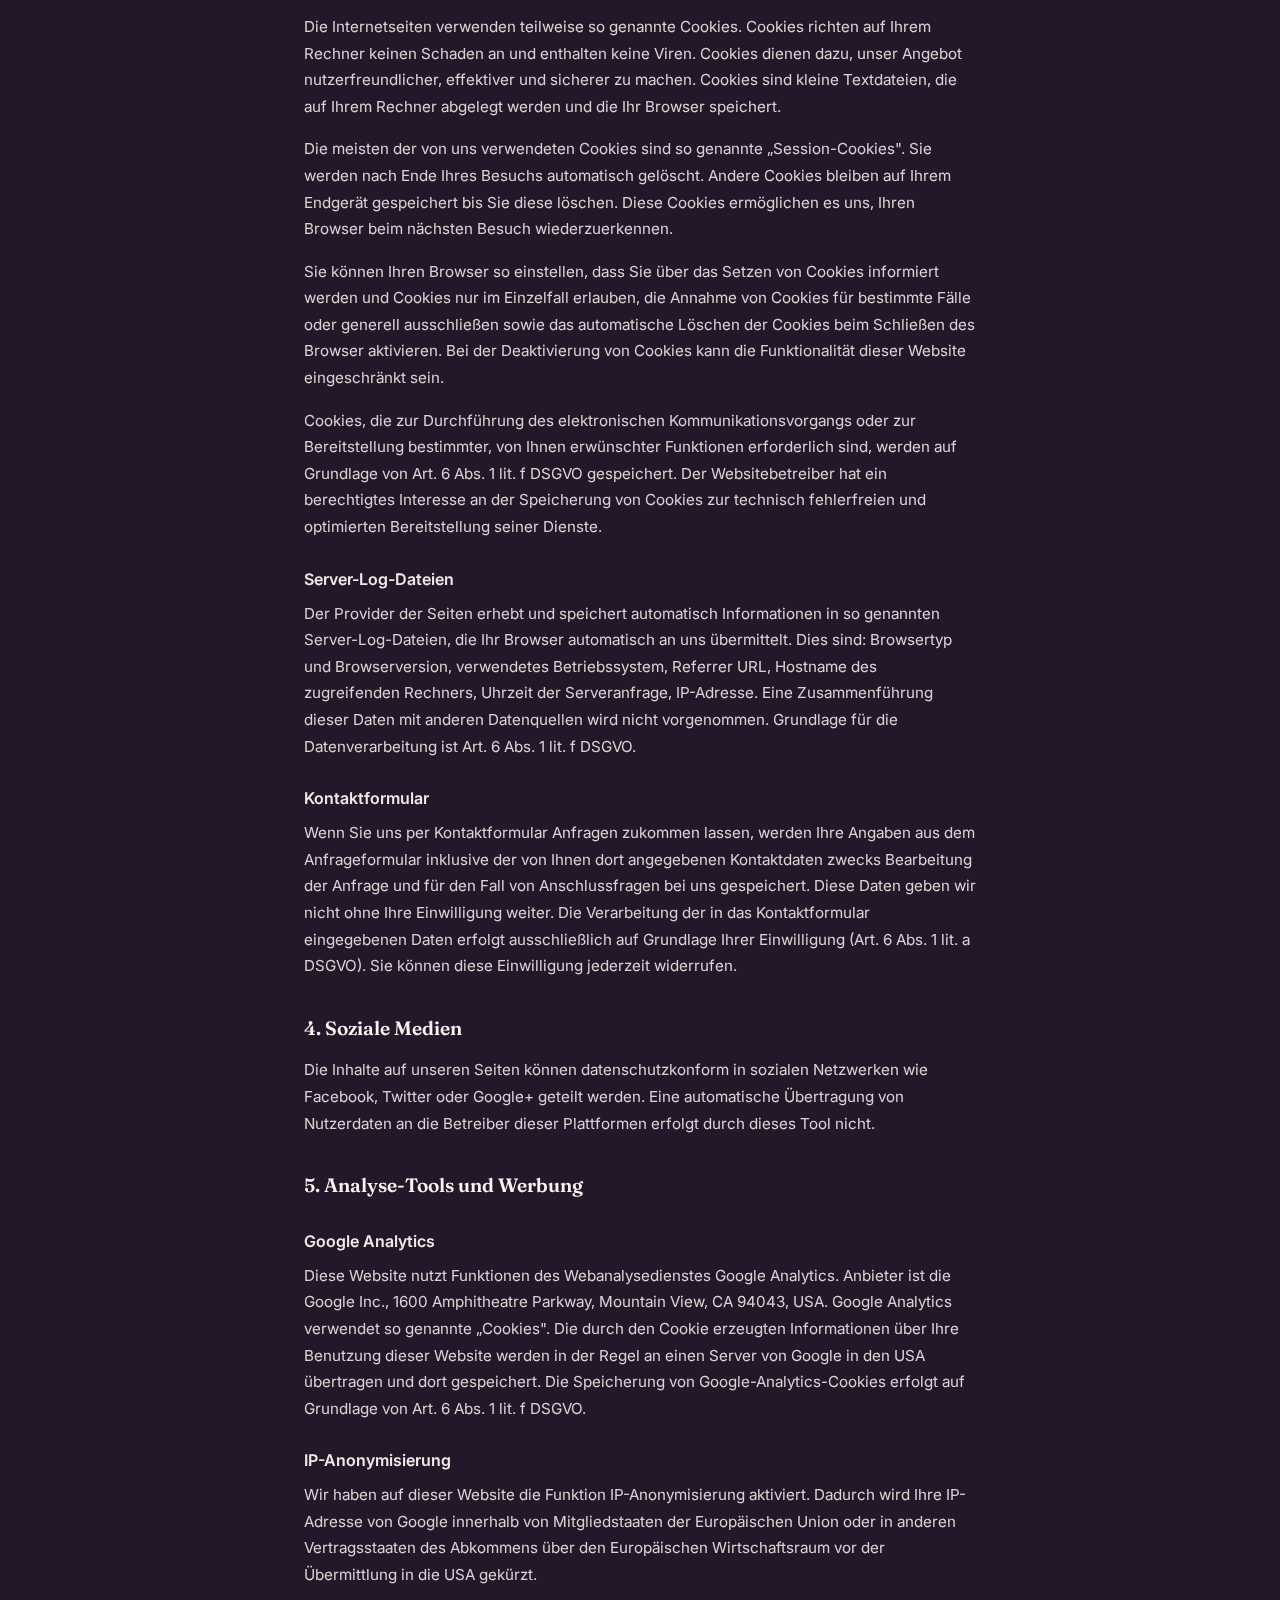
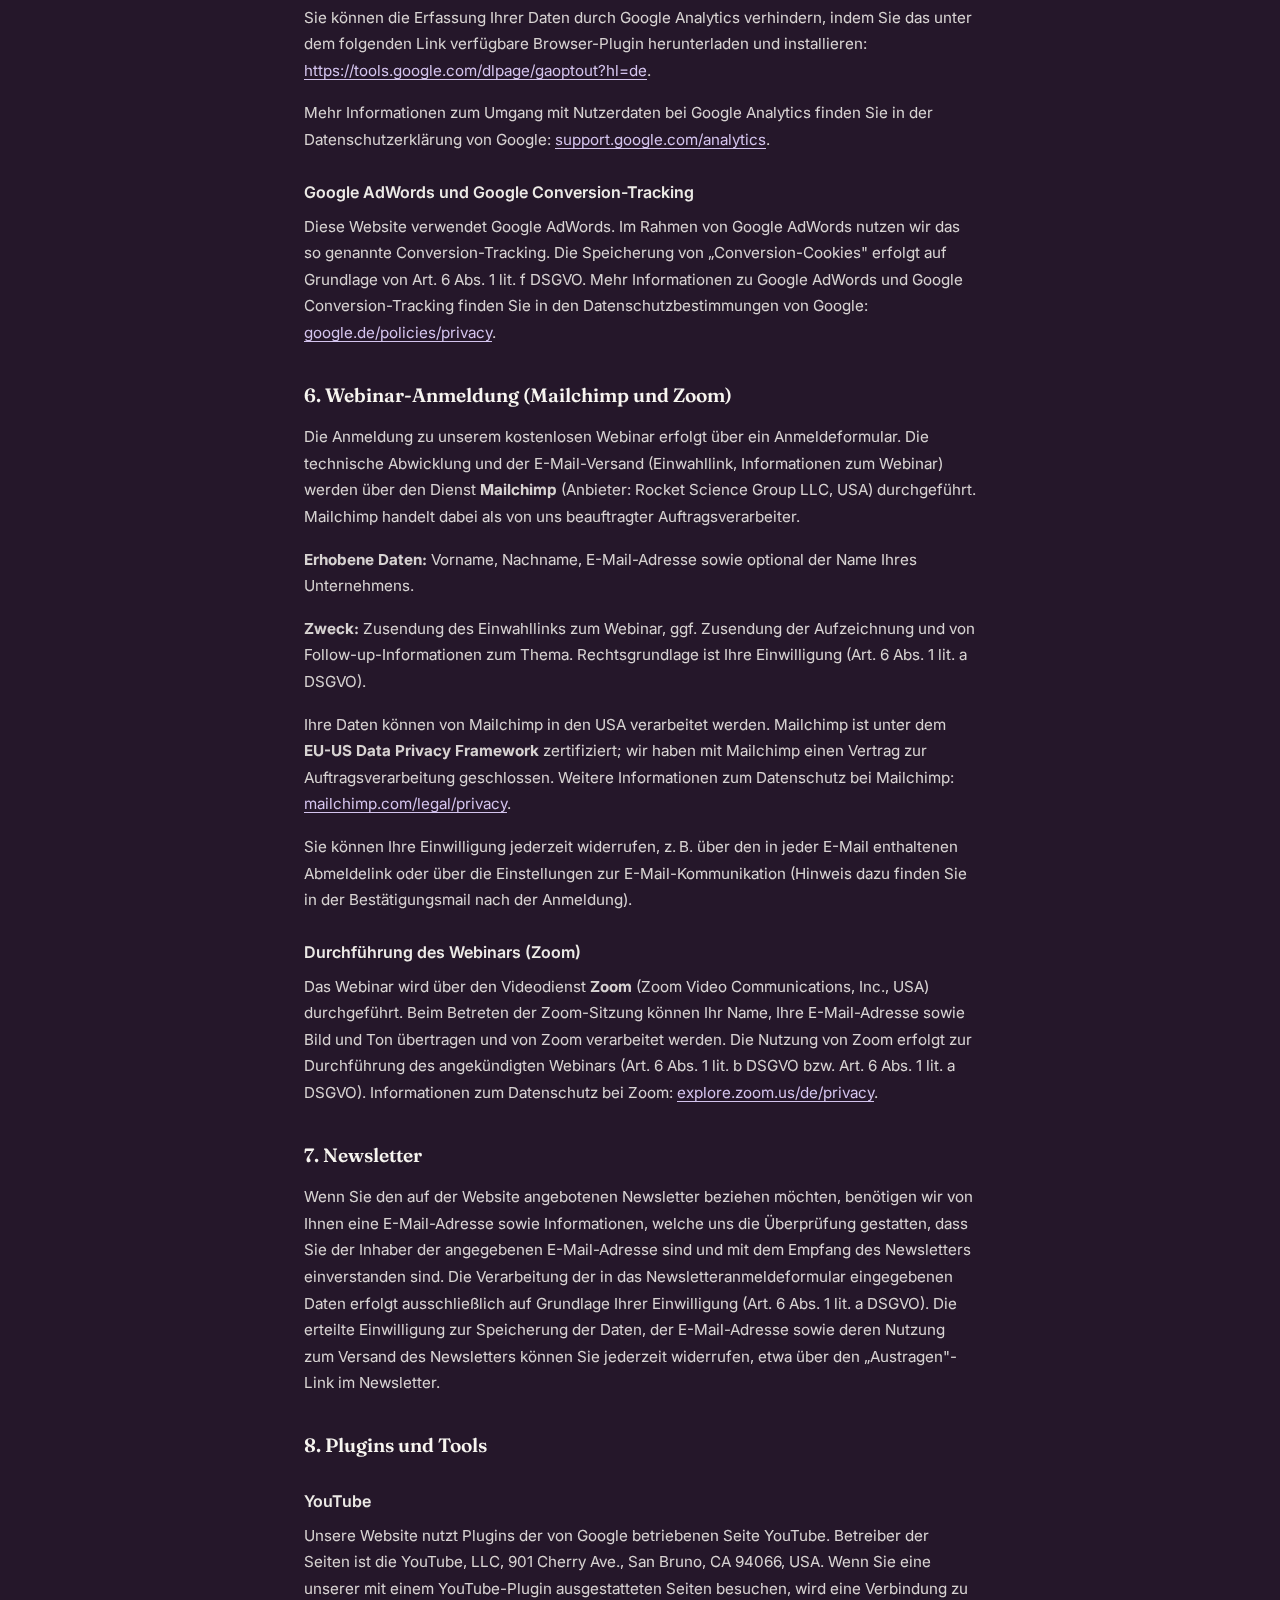
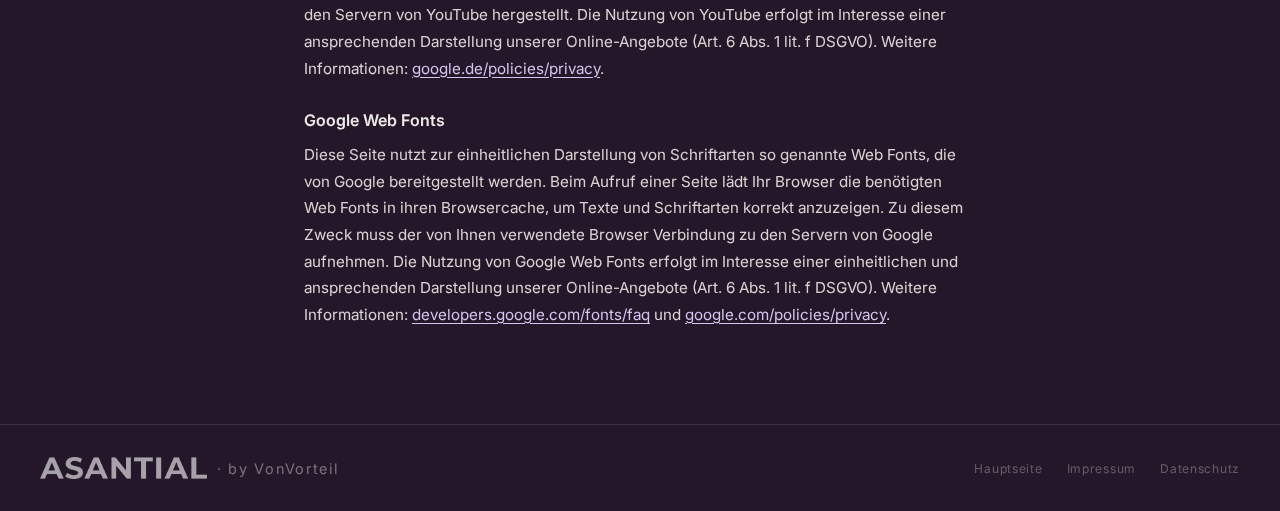
<file: datenschutz.html>
<!DOCTYPE html>
<html lang="de">
<head>
<meta charset="UTF-8">
<meta name="viewport" content="width=device-width, initial-scale=1.0">
<title>Datenschutz – ASANTIAL Webinar</title>
<link href="https://fonts.googleapis.com/css2?family=Fraunces:wght@700&family=Inter:wght@400;500;600&display=swap" rel="stylesheet">
<style>
  *, *::before, *::after { box-sizing: border-box; margin: 0; padding: 0; }

  :root {
    --ink: #25172A;
    --ink-deep: #181229;
    --creme: #F7F5F0;
    --purple: #a3a0ff;
    --lavender: #d4c4ee;
    --purple-mid: #8a6aa4;
    --white: #ffffff;
  }

  html { scroll-behavior: smooth; }

  body {
    font-family: 'Inter', sans-serif;
    background: var(--ink);
    color: var(--creme);
    overflow-x: hidden;
  }

  body::before {
    content: '';
    position: fixed;
    inset: 0;
    background-image: url("data:image/svg+xml,%3Csvg viewBox='0 0 256 256' xmlns='http://www.w3.org/2000/svg'%3E%3Cfilter id='noise'%3E%3CfeTurbulence type='fractalNoise' baseFrequency='0.9' numOctaves='4' stitchTiles='stitch'/%3E%3C/filter%3E%3Crect width='100%25' height='100%25' filter='url(%23noise)' opacity='0.04'/%3E%3C/svg%3E");
    pointer-events: none;
    z-index: 0;
    opacity: 0.6;
  }

  nav {
    position: fixed;
    top: 0; left: 0; right: 0;
    z-index: 100;
    padding: 20px 40px;
    display: flex;
    align-items: center;
    justify-content: space-between;
    background: linear-gradient(to bottom, rgba(37,23,42,0.95), transparent);
  }

  .nav-logo {
    display: inline-flex;
    align-items: center;
    text-decoration: none;
  }

  .nav-logo img {
    height: 28px;
    width: auto;
    display: block;
    filter: brightness(0) invert(1);
    opacity: 0.95;
  }

  .nav-logo:hover img { opacity: 1; }

  .nav-back {
    font-size: 0.75rem;
    letter-spacing: 0.1em;
    color: var(--lavender);
    text-decoration: none;
    border: 1px solid rgba(212,196,238,0.45);
    padding: 8px 16px;
    border-radius: 2px;
    transition: color 0.2s, border-color 0.2s;
  }

  .nav-back:hover {
    color: var(--creme);
    border-color: rgba(212,196,238,0.7);
  }

  main {
    position: relative;
    z-index: 1;
    max-width: 720px;
    margin: 0 auto;
    padding: 120px 24px 80px;
  }

  .legal-header {
    margin-bottom: 48px;
  }

  .legal-header h1 {
    font-family: 'Fraunces', serif;
    font-size: clamp(1.8rem, 4vw, 2.5rem);
    font-weight: 300;
    color: var(--creme);
    line-height: 1.2;
  }

  .legal-header p {
    margin-top: 12px;
    font-size: 0.9rem;
    color: rgba(247,245,240,0.5);
    letter-spacing: 0.03em;
  }

  .legal-body {
    font-size: 0.95rem;
    line-height: 1.75;
    color: rgba(247,245,240,0.85);
  }

  .legal-body h2 {
    font-family: 'Fraunces', serif;
    font-size: 1.2rem;
    font-weight: 600;
    color: var(--creme);
    margin-top: 32px;
    margin-bottom: 12px;
  }

  .legal-body h2:first-of-type { margin-top: 0; }

  .legal-body h3 {
    font-size: 1rem;
    font-weight: 600;
    color: rgba(247,245,240,0.95);
    margin-top: 24px;
    margin-bottom: 8px;
  }

  .legal-body p {
    margin-bottom: 16px;
  }

  .legal-body ul {
    margin: 12px 0 16px 1.25em;
  }

  .legal-body li {
    margin-bottom: 6px;
  }

  .legal-body a {
    color: var(--lavender);
    text-decoration: underline;
    text-underline-offset: 3px;
  }

  .legal-body a:hover {
    color: var(--creme);
  }

  footer {
    padding: 32px 40px;
    border-top: 1px solid rgba(212,196,238,0.15);
    display: flex;
    align-items: center;
    justify-content: space-between;
    flex-wrap: wrap;
    gap: 16px;
    position: relative;
    z-index: 1;
  }

  .footer-logo {
    display: inline-flex;
    align-items: center;
    gap: 10px;
  }

  .footer-logo img {
    height: 22px;
    width: auto;
    display: block;
    filter: brightness(0) invert(1);
    opacity: 0.6;
  }

  .footer-links {
    display: flex;
    gap: 24px;
  }

  .footer-links a {
    font-size: 0.75rem;
    color: rgba(247,245,240,0.3);
    text-decoration: none;
    letter-spacing: 0.06em;
    transition: color 0.25s ease;
  }

  .footer-links a:hover { color: rgba(212,196,238,0.85); }

  @media (max-width: 768px) {
    nav { padding: 16px 20px; }
    footer { flex-direction: column; align-items: flex-start; padding: 24px 20px; }
  }
</style>
</head>
<body>

<nav>
  <a href="https://asantial.de" class="nav-logo" aria-label="ASANTIAL">
    <img src="Asantial-Logo-transparent.png" alt="ASANTIAL" />
  </a>
  <a href="webinar.html" class="nav-back">← Zum Webinar</a>
</nav>

<main>
  <header class="legal-header">
    <h1>Datenschutz</h1>
    <p>Datenschutzerklärung dieser Website · ASANTIAL / VonVorteil</p>
  </header>

  <div class="legal-body">
    <h2>1. Auf einen Blick</h2>
    <p>Die folgenden Hinweise geben einen einfachen Überblick darüber, was mit Ihren personenbezogenen Daten passiert, wenn Sie unsere Website besuchen. Personenbezogene Daten sind alle Daten, mit denen Sie persönlich identifiziert werden können. Ausführliche Informationen zum Thema Datenschutz entnehmen Sie unserer unter diesem Text aufgeführten Datenschutzerklärung.</p>

    <h3>Wer ist verantwortlich für die Datenerfassung auf dieser Website?</h3>
    <p>Die Datenverarbeitung auf dieser Website erfolgt durch den Websitebetreiber. Dessen Kontaktdaten können Sie dem Impressum dieser Website entnehmen.</p>

    <h3>Wie erfassen wir Ihre Daten?</h3>
    <p>Ihre Daten werden zum einen dadurch erhoben, dass Sie uns diese mitteilen. Hierbei kann es sich z.B. um Daten handeln, die Sie in ein Kontaktformular eingeben. Andere Daten werden automatisch beim Besuch der Website durch unsere IT-Systeme erfasst. Das sind vor allem technische Daten (z.B. Internetbrowser, Betriebssystem oder Uhrzeit des Seitenaufrufs). Die Erfassung dieser Daten erfolgt automatisch, sobald Sie unsere Website betreten.</p>

    <h3>Wofür nutzen wir Ihre Daten?</h3>
    <p>Ein Teil der Daten wird erhoben, um eine fehlerfreie Bereitstellung der Website zu gewährleisten. Andere Daten können zur Analyse Ihres Nutzerverhaltens verwendet werden.</p>

    <h3>Welche Rechte haben Sie bezüglich Ihrer Daten?</h3>
    <p>Sie haben jederzeit das Recht unentgeltlich Auskunft über Herkunft, Empfänger und Zweck Ihrer gespeicherten personenbezogenen Daten zu erhalten. Sie haben außerdem ein Recht, die Berichtigung, Sperrung oder Löschung dieser Daten zu verlangen. Hierzu sowie zu weiteren Fragen zum Thema Datenschutz können Sie sich jederzeit unter der im Impressum angegebenen Adresse an uns wenden. Des Weiteren steht Ihnen ein Beschwerderecht bei der zuständigen Aufsichtsbehörde zu.</p>

    <h3>Analyse-Tools und Tools von Drittanbietern</h3>
    <p>Beim Besuch unserer Website kann Ihr Surf-Verhalten statistisch ausgewertet werden. Das geschieht vor allem mit Cookies und mit sogenannten Analyseprogrammen. Die Analyse Ihres Surf-Verhaltens erfolgt in der Regel anonym; das Surf-Verhalten kann nicht zu Ihnen zurückverfolgt werden. Sie können dieser Analyse widersprechen oder sie durch die Nichtbenutzung bestimmter Tools verhindern.</p>

    <h2>2. Allgemeine Hinweise und Pflichtinformationen</h2>
    <h3>Datenschutz</h3>
    <p>Die Betreiber dieser Seiten nehmen den Schutz Ihrer persönlichen Daten sehr ernst. Wir behandeln Ihre personenbezogenen Daten vertraulich und entsprechend der gesetzlichen Datenschutzvorschriften sowie dieser Datenschutzerklärung.</p>
    <p>Wenn Sie diese Website benutzen, werden verschiedene personenbezogene Daten erhoben. Die vorliegende Datenschutzerklärung erläutert, welche Daten wir erheben und wofür wir sie nutzen. Sie erläutert auch, wie und zu welchem Zweck das geschieht.</p>
    <p>Wir weisen darauf hin, dass die Datenübertragung im Internet (z.B. bei der Kommunikation per E-Mail) Sicherheitslücken aufweisen kann. Ein lückenloser Schutz der Daten vor dem Zugriff durch Dritte ist nicht möglich.</p>

    <h3>Hinweis zur verantwortlichen Stelle</h3>
    <p>Die verantwortliche Stelle für die Datenverarbeitung auf dieser Website ist:</p>
    <p><strong>VonVorteil e.K.</strong><br>Jörg Schleburg<br>Rundfunkplatz 2<br>80335 München</p>
    <p>Verantwortliche Stelle ist die natürliche oder juristische Person, die allein oder gemeinsam mit anderen über die Zwecke und Mittel der Verarbeitung von personenbezogenen Daten entscheidet.</p>

    <h3>Widerruf Ihrer Einwilligung zur Datenverarbeitung</h3>
    <p>Viele Datenverarbeitungsvorgänge sind nur mit Ihrer ausdrücklichen Einwilligung möglich. Sie können eine bereits erteilte Einwilligung jederzeit widerrufen. Dazu reicht eine formlose Mitteilung per E-Mail an uns. Die Rechtmäßigkeit der bis zum Widerruf erfolgten Datenverarbeitung bleibt vom Widerruf unberührt.</p>

    <h3>Beschwerderecht bei der zuständigen Aufsichtsbehörde</h3>
    <p>Im Falle datenschutzrechtlicher Verstöße steht dem Betroffenen ein Beschwerderecht bei der zuständigen Aufsichtsbehörde zu. Zuständige Aufsichtsbehörde in datenschutzrechtlichen Fragen ist der Landesdatenschutzbeauftragte des Bundeslandes, in dem unser Unternehmen seinen Sitz hat. Eine Liste der Datenschutzbeauftragten sowie deren Kontaktdaten können folgendem Link entnommen werden: <a href="https://www.bfdi.bund.de" target="_blank" rel="noopener">www.bfdi.bund.de</a>.</p>

    <h3>Recht auf Datenübertragbarkeit</h3>
    <p>Sie haben das Recht, Daten, die wir auf Grundlage Ihrer Einwilligung oder in Erfüllung eines Vertrags automatisiert verarbeiten, an sich oder an einen Dritten in einem gängigen, maschinenlesbaren Format aushändigen zu lassen. Sofern Sie die direkte Übertragung der Daten an einen anderen Verantwortlichen verlangen, erfolgt dies nur, soweit es technisch machbar ist.</p>

    <h3>SSL- bzw. TLS-Verschlüsselung</h3>
    <p>Diese Seite nutzt aus Sicherheitsgründen und zum Schutz der Übertragung vertraulicher Inhalte eine SSL- bzw. TLS-Verschlüsselung. Eine verschlüsselte Verbindung erkennen Sie daran, dass die Adresszeile des Browsers von „http://" auf „https://" wechselt und an dem Schloss-Symbol in Ihrer Browserzeile.</p>

    <h3>Auskunft, Sperrung, Löschung</h3>
    <p>Sie haben im Rahmen der geltenden gesetzlichen Bestimmungen jederzeit das Recht auf unentgeltliche Auskunft über Ihre gespeicherten personenbezogenen Daten, deren Herkunft und Empfänger und den Zweck der Datenverarbeitung und ggf. ein Recht auf Berichtigung, Sperrung oder Löschung dieser Daten. Hierzu sowie zu weiteren Fragen zum Thema personenbezogene Daten können Sie sich jederzeit unter der im Impressum angegebenen Adresse an uns wenden.</p>

    <h3>Widerspruch gegen Werbe-Mails</h3>
    <p>Der Nutzung von im Rahmen der Impressumspflicht veröffentlichten Kontaktdaten zur Übersendung von nicht ausdrücklich angeforderter Werbung und Informationsmaterialien wird hiermit widersprochen. Die Betreiber der Seiten behalten sich ausdrücklich rechtliche Schritte im Falle der unverlangten Zusendung von Werbeinformationen, etwa durch Spam-E-Mails, vor.</p>

    <h2>3. Datenerfassung auf unserer Website</h2>
    <h3>Cookies</h3>
    <p>Die Internetseiten verwenden teilweise so genannte Cookies. Cookies richten auf Ihrem Rechner keinen Schaden an und enthalten keine Viren. Cookies dienen dazu, unser Angebot nutzerfreundlicher, effektiver und sicherer zu machen. Cookies sind kleine Textdateien, die auf Ihrem Rechner abgelegt werden und die Ihr Browser speichert.</p>
    <p>Die meisten der von uns verwendeten Cookies sind so genannte „Session-Cookies". Sie werden nach Ende Ihres Besuchs automatisch gelöscht. Andere Cookies bleiben auf Ihrem Endgerät gespeichert bis Sie diese löschen. Diese Cookies ermöglichen es uns, Ihren Browser beim nächsten Besuch wiederzuerkennen.</p>
    <p>Sie können Ihren Browser so einstellen, dass Sie über das Setzen von Cookies informiert werden und Cookies nur im Einzelfall erlauben, die Annahme von Cookies für bestimmte Fälle oder generell ausschließen sowie das automatische Löschen der Cookies beim Schließen des Browser aktivieren. Bei der Deaktivierung von Cookies kann die Funktionalität dieser Website eingeschränkt sein.</p>
    <p>Cookies, die zur Durchführung des elektronischen Kommunikationsvorgangs oder zur Bereitstellung bestimmter, von Ihnen erwünschter Funktionen erforderlich sind, werden auf Grundlage von Art. 6 Abs. 1 lit. f DSGVO gespeichert. Der Websitebetreiber hat ein berechtigtes Interesse an der Speicherung von Cookies zur technisch fehlerfreien und optimierten Bereitstellung seiner Dienste.</p>

    <h3>Server-Log-Dateien</h3>
    <p>Der Provider der Seiten erhebt und speichert automatisch Informationen in so genannten Server-Log-Dateien, die Ihr Browser automatisch an uns übermittelt. Dies sind: Browsertyp und Browserversion, verwendetes Betriebssystem, Referrer URL, Hostname des zugreifenden Rechners, Uhrzeit der Serveranfrage, IP-Adresse. Eine Zusammenführung dieser Daten mit anderen Datenquellen wird nicht vorgenommen. Grundlage für die Datenverarbeitung ist Art. 6 Abs. 1 lit. f DSGVO.</p>

    <h3>Kontaktformular</h3>
    <p>Wenn Sie uns per Kontaktformular Anfragen zukommen lassen, werden Ihre Angaben aus dem Anfrageformular inklusive der von Ihnen dort angegebenen Kontaktdaten zwecks Bearbeitung der Anfrage und für den Fall von Anschlussfragen bei uns gespeichert. Diese Daten geben wir nicht ohne Ihre Einwilligung weiter. Die Verarbeitung der in das Kontaktformular eingegebenen Daten erfolgt ausschließlich auf Grundlage Ihrer Einwilligung (Art. 6 Abs. 1 lit. a DSGVO). Sie können diese Einwilligung jederzeit widerrufen.</p>

    <h2>4. Soziale Medien</h2>
    <p>Die Inhalte auf unseren Seiten können datenschutzkonform in sozialen Netzwerken wie Facebook, Twitter oder Google+ geteilt werden. Eine automatische Übertragung von Nutzerdaten an die Betreiber dieser Plattformen erfolgt durch dieses Tool nicht.</p>

    <h2>5. Analyse-Tools und Werbung</h2>
    <h3>Google Analytics</h3>
    <p>Diese Website nutzt Funktionen des Webanalysedienstes Google Analytics. Anbieter ist die Google Inc., 1600 Amphitheatre Parkway, Mountain View, CA 94043, USA. Google Analytics verwendet so genannte „Cookies". Die durch den Cookie erzeugten Informationen über Ihre Benutzung dieser Website werden in der Regel an einen Server von Google in den USA übertragen und dort gespeichert. Die Speicherung von Google-Analytics-Cookies erfolgt auf Grundlage von Art. 6 Abs. 1 lit. f DSGVO.</p>

    <h3>IP-Anonymisierung</h3>
    <p>Wir haben auf dieser Website die Funktion IP-Anonymisierung aktiviert. Dadurch wird Ihre IP-Adresse von Google innerhalb von Mitgliedstaaten der Europäischen Union oder in anderen Vertragsstaaten des Abkommens über den Europäischen Wirtschaftsraum vor der Übermittlung in die USA gekürzt.</p>
    <p>Sie können die Erfassung Ihrer Daten durch Google Analytics verhindern, indem Sie das unter dem folgenden Link verfügbare Browser-Plugin herunterladen und installieren: <a href="https://tools.google.com/dlpage/gaoptout?hl=de" target="_blank" rel="noopener">https://tools.google.com/dlpage/gaoptout?hl=de</a>.</p>
    <p>Mehr Informationen zum Umgang mit Nutzerdaten bei Google Analytics finden Sie in der Datenschutzerklärung von Google: <a href="https://support.google.com/analytics" target="_blank" rel="noopener">support.google.com/analytics</a>.</p>

    <h3>Google AdWords und Google Conversion-Tracking</h3>
    <p>Diese Website verwendet Google AdWords. Im Rahmen von Google AdWords nutzen wir das so genannte Conversion-Tracking. Die Speicherung von „Conversion-Cookies" erfolgt auf Grundlage von Art. 6 Abs. 1 lit. f DSGVO. Mehr Informationen zu Google AdWords und Google Conversion-Tracking finden Sie in den Datenschutzbestimmungen von Google: <a href="https://www.google.de/policies/privacy" target="_blank" rel="noopener">google.de/policies/privacy</a>.</p>

    <h2>6. Webinar-Anmeldung (Mailchimp und Zoom)</h2>
    <p>Die Anmeldung zu unserem kostenlosen Webinar erfolgt über ein Anmeldeformular. Die technische Abwicklung und der E-Mail-Versand (Einwahllink, Informationen zum Webinar) werden über den Dienst <strong>Mailchimp</strong> (Anbieter: Rocket Science Group LLC, USA) durchgeführt. Mailchimp handelt dabei als von uns beauftragter Auftragsverarbeiter.</p>
    <p><strong>Erhobene Daten:</strong> Vorname, Nachname, E-Mail-Adresse sowie optional der Name Ihres Unternehmens.</p>
    <p><strong>Zweck:</strong> Zusendung des Einwahllinks zum Webinar, ggf. Zusendung der Aufzeichnung und von Follow-up-Informationen zum Thema. Rechtsgrundlage ist Ihre Einwilligung (Art. 6 Abs. 1 lit. a DSGVO).</p>
    <p>Ihre Daten können von Mailchimp in den USA verarbeitet werden. Mailchimp ist unter dem <strong>EU-US Data Privacy Framework</strong> zertifiziert; wir haben mit Mailchimp einen Vertrag zur Auftragsverarbeitung geschlossen. Weitere Informationen zum Datenschutz bei Mailchimp: <a href="https://mailchimp.com/legal/privacy/" target="_blank" rel="noopener">mailchimp.com/legal/privacy</a>.</p>
    <p>Sie können Ihre Einwilligung jederzeit widerrufen, z. B. über den in jeder E-Mail enthaltenen Abmeldelink oder über die Einstellungen zur E-Mail-Kommunikation (Hinweis dazu finden Sie in der Bestätigungsmail nach der Anmeldung).</p>
    <h3>Durchführung des Webinars (Zoom)</h3>
    <p>Das Webinar wird über den Videodienst <strong>Zoom</strong> (Zoom Video Communications, Inc., USA) durchgeführt. Beim Betreten der Zoom-Sitzung können Ihr Name, Ihre E-Mail-Adresse sowie Bild und Ton übertragen und von Zoom verarbeitet werden. Die Nutzung von Zoom erfolgt zur Durchführung des angekündigten Webinars (Art. 6 Abs. 1 lit. b DSGVO bzw. Art. 6 Abs. 1 lit. a DSGVO). Informationen zum Datenschutz bei Zoom: <a href="https://explore.zoom.us/de/privacy/" target="_blank" rel="noopener">explore.zoom.us/de/privacy</a>.</p>

    <h2>7. Newsletter</h2>
    <p>Wenn Sie den auf der Website angebotenen Newsletter beziehen möchten, benötigen wir von Ihnen eine E-Mail-Adresse sowie Informationen, welche uns die Überprüfung gestatten, dass Sie der Inhaber der angegebenen E-Mail-Adresse sind und mit dem Empfang des Newsletters einverstanden sind. Die Verarbeitung der in das Newsletteranmeldeformular eingegebenen Daten erfolgt ausschließlich auf Grundlage Ihrer Einwilligung (Art. 6 Abs. 1 lit. a DSGVO). Die erteilte Einwilligung zur Speicherung der Daten, der E-Mail-Adresse sowie deren Nutzung zum Versand des Newsletters können Sie jederzeit widerrufen, etwa über den „Austragen"-Link im Newsletter.</p>

    <h2>8. Plugins und Tools</h2>
    <h3>YouTube</h3>
    <p>Unsere Website nutzt Plugins der von Google betriebenen Seite YouTube. Betreiber der Seiten ist die YouTube, LLC, 901 Cherry Ave., San Bruno, CA 94066, USA. Wenn Sie eine unserer mit einem YouTube-Plugin ausgestatteten Seiten besuchen, wird eine Verbindung zu den Servern von YouTube hergestellt. Die Nutzung von YouTube erfolgt im Interesse einer ansprechenden Darstellung unserer Online-Angebote (Art. 6 Abs. 1 lit. f DSGVO). Weitere Informationen: <a href="https://www.google.de/policies/privacy" target="_blank" rel="noopener">google.de/policies/privacy</a>.</p>

    <h3>Google Web Fonts</h3>
    <p>Diese Seite nutzt zur einheitlichen Darstellung von Schriftarten so genannte Web Fonts, die von Google bereitgestellt werden. Beim Aufruf einer Seite lädt Ihr Browser die benötigten Web Fonts in ihren Browsercache, um Texte und Schriftarten korrekt anzuzeigen. Zu diesem Zweck muss der von Ihnen verwendete Browser Verbindung zu den Servern von Google aufnehmen. Die Nutzung von Google Web Fonts erfolgt im Interesse einer einheitlichen und ansprechenden Darstellung unserer Online-Angebote (Art. 6 Abs. 1 lit. f DSGVO). Weitere Informationen: <a href="https://developers.google.com/fonts/faq" target="_blank" rel="noopener">developers.google.com/fonts/faq</a> und <a href="https://www.google.com/policies/privacy" target="_blank" rel="noopener">google.com/policies/privacy</a>.</p>
  </div>
</main>

<footer>
  <span class="footer-logo">
    <img src="Asantial-Logo-transparent.png" alt="ASANTIAL" />
    <span style="font-size: 0.9rem; letter-spacing: 0.12em; color: rgba(247,245,240,0.4);">· by VonVorteil</span>
  </span>
  <div class="footer-links">
    <a href="https://asantial.de">Hauptseite</a>
    <a href="#">Impressum</a>
    <a href="datenschutz.html">Datenschutz</a>
  </div>
</footer>

</body>
</html>
</file>
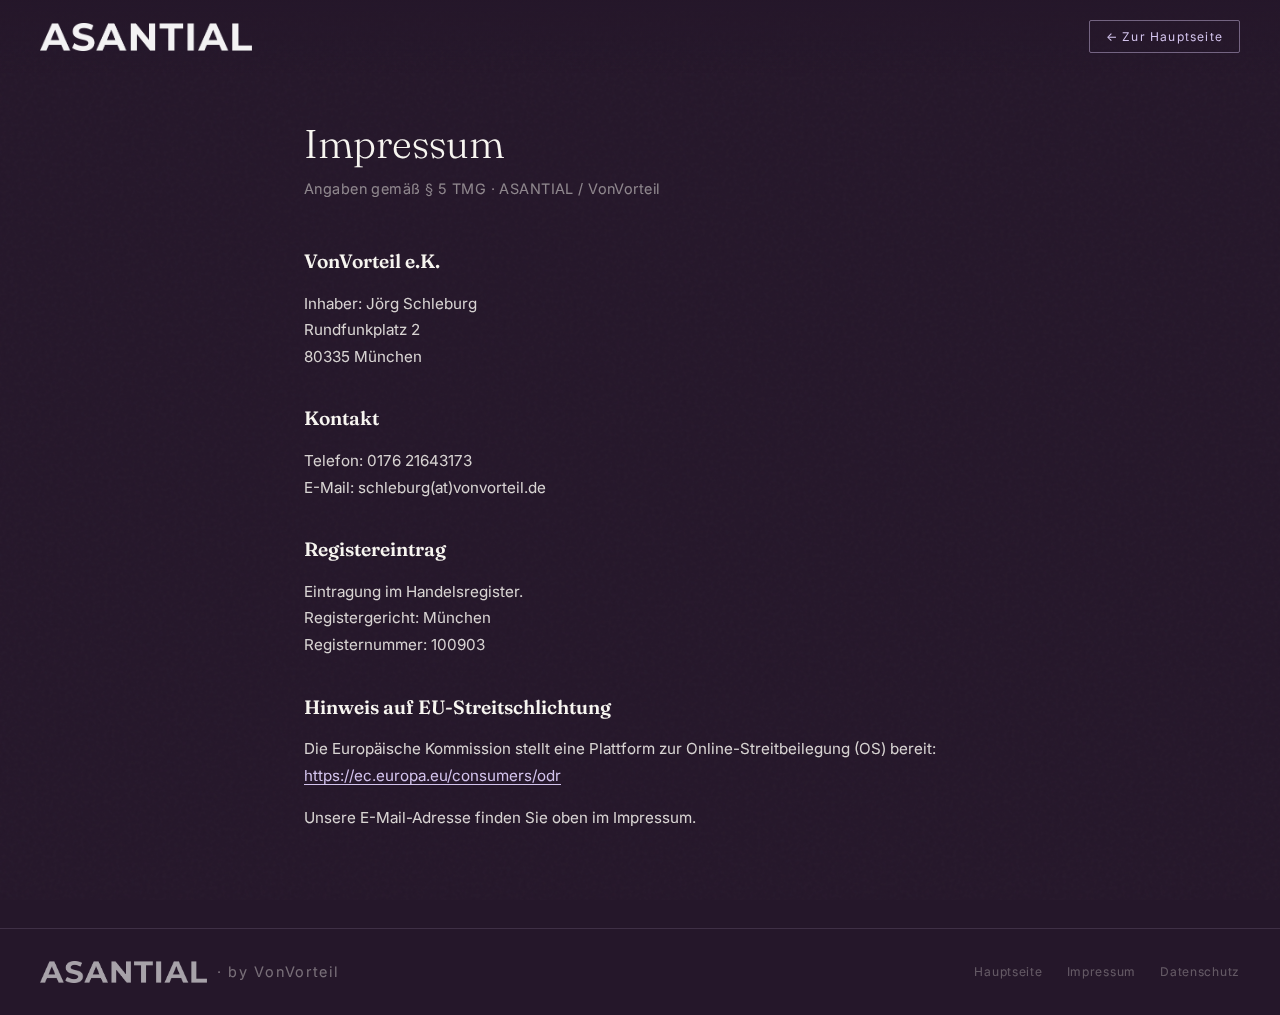
<file: impressum.html>
<!DOCTYPE html>
<html lang="de">
<head>
<meta charset="UTF-8">
<meta name="viewport" content="width=device-width, initial-scale=1.0">
<title>Impressum – ASANTIAL</title>
<link href="https://fonts.googleapis.com/css2?family=Fraunces:wght@700&family=Inter:wght@400;500;600&display=swap" rel="stylesheet">
<style>
  *, *::before, *::after { box-sizing: border-box; margin: 0; padding: 0; }

  :root {
    --ink: #25172A;
    --ink-deep: #181229;
    --creme: #F7F5F0;
    --purple: #a3a0ff;
    --lavender: #d4c4ee;
    --purple-mid: #8a6aa4;
    --white: #ffffff;
  }

  html { scroll-behavior: smooth; }

  body {
    font-family: 'Inter', sans-serif;
    background: var(--ink);
    color: var(--creme);
    overflow-x: hidden;
  }

  body::before {
    content: '';
    position: fixed;
    inset: 0;
    background-image: url("data:image/svg+xml,%3Csvg viewBox='0 0 256 256' xmlns='http://www.w3.org/2000/svg'%3E%3Cfilter id='noise'%3E%3CfeTurbulence type='fractalNoise' baseFrequency='0.9' numOctaves='4' stitchTiles='stitch'/%3E%3C/filter%3E%3Crect width='100%25' height='100%25' filter='url(%23noise)' opacity='0.04'/%3E%3C/svg%3E");
    pointer-events: none;
    z-index: 0;
    opacity: 0.6;
  }

  nav {
    position: fixed;
    top: 0; left: 0; right: 0;
    z-index: 100;
    padding: 20px 40px;
    display: flex;
    align-items: center;
    justify-content: space-between;
    background: linear-gradient(to bottom, rgba(37,23,42,0.95), transparent);
  }

  .nav-logo {
    display: inline-flex;
    align-items: center;
    text-decoration: none;
  }

  .nav-logo img {
    height: 28px;
    width: auto;
    display: block;
    filter: brightness(0) invert(1);
    opacity: 0.95;
  }

  .nav-logo:hover img { opacity: 1; }

  .nav-back {
    font-size: 0.75rem;
    letter-spacing: 0.1em;
    color: var(--lavender);
    text-decoration: none;
    border: 1px solid rgba(212,196,238,0.45);
    padding: 8px 16px;
    border-radius: 2px;
    transition: color 0.2s, border-color 0.2s;
  }

  .nav-back:hover {
    color: var(--creme);
    border-color: rgba(212,196,238,0.7);
  }

  main {
    position: relative;
    z-index: 1;
    max-width: 720px;
    margin: 0 auto;
    padding: 120px 24px 80px;
  }

  .legal-header {
    margin-bottom: 48px;
  }

  .legal-header h1 {
    font-family: 'Fraunces', serif;
    font-size: clamp(1.8rem, 4vw, 2.5rem);
    font-weight: 300;
    color: var(--creme);
    line-height: 1.2;
  }

  .legal-header p {
    margin-top: 12px;
    font-size: 0.9rem;
    color: rgba(247,245,240,0.5);
    letter-spacing: 0.03em;
  }

  .legal-body {
    font-size: 0.95rem;
    line-height: 1.75;
    color: rgba(247,245,240,0.85);
  }

  .legal-body h2 {
    font-family: 'Fraunces', serif;
    font-size: 1.2rem;
    font-weight: 600;
    color: var(--creme);
    margin-top: 32px;
    margin-bottom: 12px;
  }

  .legal-body h2:first-of-type { margin-top: 0; }

  .legal-body p {
    margin-bottom: 16px;
  }

  .legal-body a {
    color: var(--lavender);
    text-decoration: underline;
    text-underline-offset: 3px;
  }

  .legal-body a:hover {
    color: var(--creme);
  }

  footer {
    padding: 32px 40px;
    border-top: 1px solid rgba(212,196,238,0.15);
    display: flex;
    align-items: center;
    justify-content: space-between;
    flex-wrap: wrap;
    gap: 16px;
    position: relative;
    z-index: 1;
  }

  .footer-logo {
    display: inline-flex;
    align-items: center;
    gap: 10px;
  }

  .footer-logo img {
    height: 22px;
    width: auto;
    display: block;
    filter: brightness(0) invert(1);
    opacity: 0.6;
  }

  .footer-links {
    display: flex;
    gap: 24px;
  }

  .footer-links a {
    font-size: 0.75rem;
    color: rgba(247,245,240,0.3);
    text-decoration: none;
    letter-spacing: 0.06em;
    transition: color 0.25s ease;
  }

  .footer-links a:hover { color: rgba(212,196,238,0.85); }

  @media (max-width: 768px) {
    nav { padding: 16px 20px; }
    footer { flex-direction: column; align-items: flex-start; padding: 24px 20px; }
  }
</style>
</head>
<body>

<nav>
  <a href="https://asantial.de" class="nav-logo" aria-label="ASANTIAL">
    <img src="Asantial-Logo-transparent.png" alt="ASANTIAL" />
  </a>
  <a href="https://asantial.de" class="nav-back">← Zur Hauptseite</a>
</nav>

<main>
  <header class="legal-header">
    <h1>Impressum</h1>
    <p>Angaben gemäß § 5 TMG · ASANTIAL / VonVorteil</p>
  </header>

  <div class="legal-body">
    <h2>VonVorteil e.K.</h2>
    <p>Inhaber: Jörg Schleburg<br>Rundfunkplatz 2<br>80335 München</p>

    <h2>Kontakt</h2>
    <p>Telefon: 0176 21643173<br>E-Mail: schleburg(at)vonvorteil.de</p>

    <h2>Registereintrag</h2>
    <p>Eintragung im Handelsregister.<br>Registergericht: München<br>Registernummer: 100903</p>

    <h2>Hinweis auf EU-Streitschlichtung</h2>
    <p>Die Europäische Kommission stellt eine Plattform zur Online-Streitbeilegung (OS) bereit: <a href="https://ec.europa.eu/consumers/odr" target="_blank" rel="noopener">https://ec.europa.eu/consumers/odr</a></p>
    <p>Unsere E-Mail-Adresse finden Sie oben im Impressum.</p>
  </div>
</main>

<footer>
  <span class="footer-logo">
    <img src="Asantial-Logo-transparent.png" alt="ASANTIAL" />
    <span style="font-size: 0.9rem; letter-spacing: 0.12em; color: rgba(247,245,240,0.4);">· by VonVorteil</span>
  </span>
  <div class="footer-links">
    <a href="https://asantial.de">Hauptseite</a>
    <a href="impressum.html">Impressum</a>
    <a href="datenschutz.html">Datenschutz</a>
  </div>
</footer>

</body>
</html>
</file>
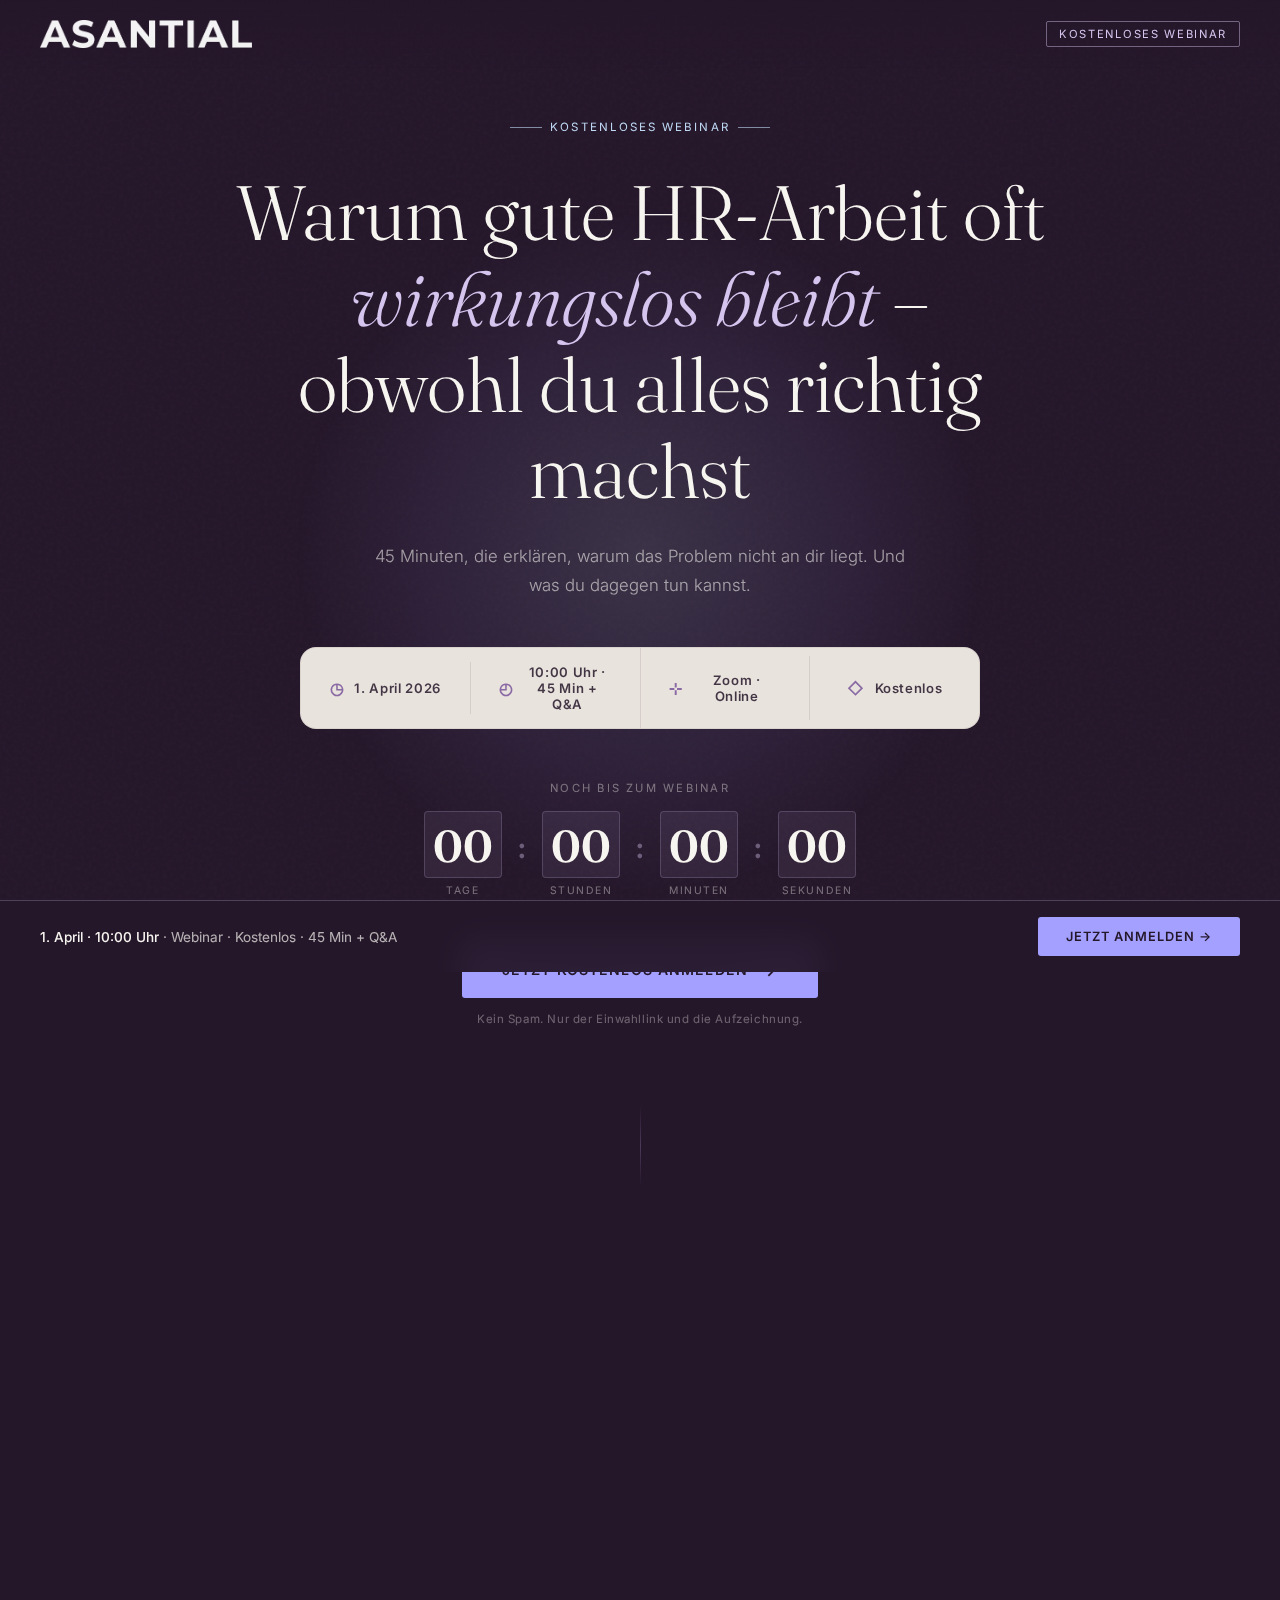
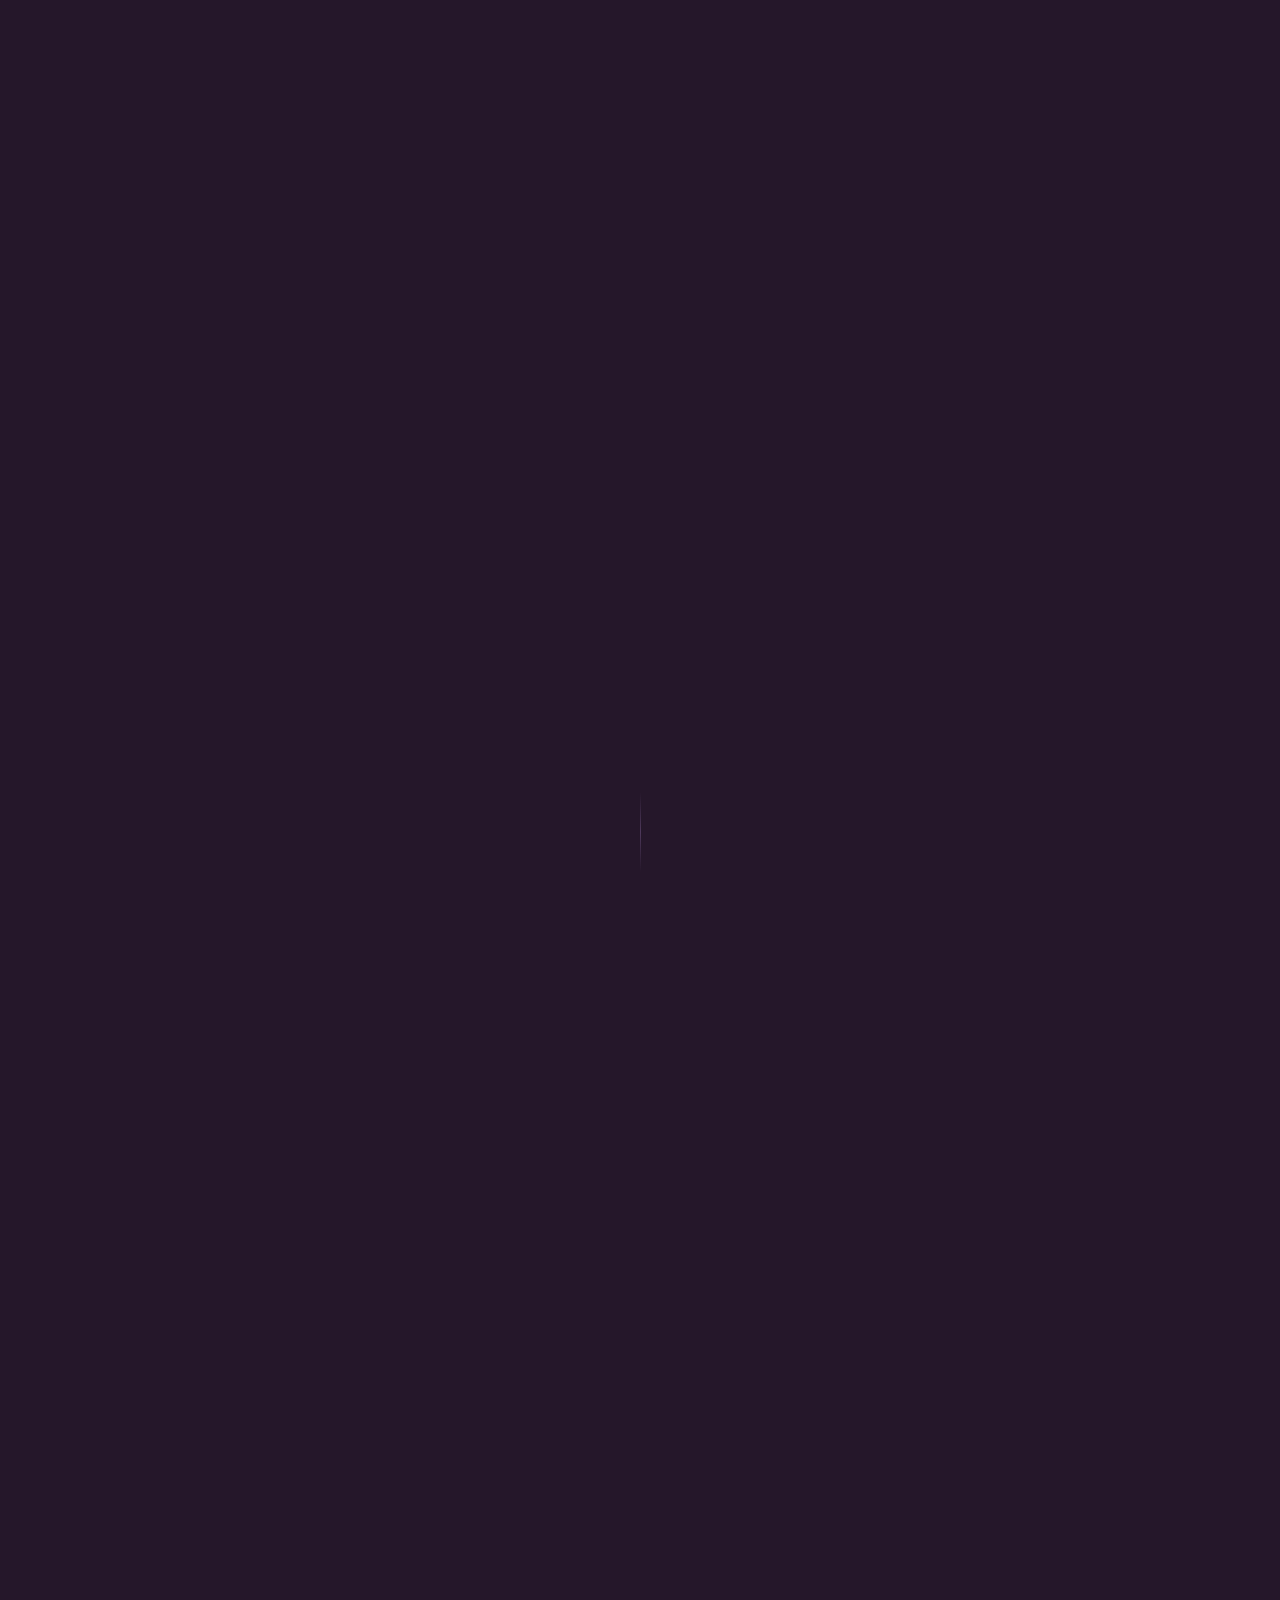
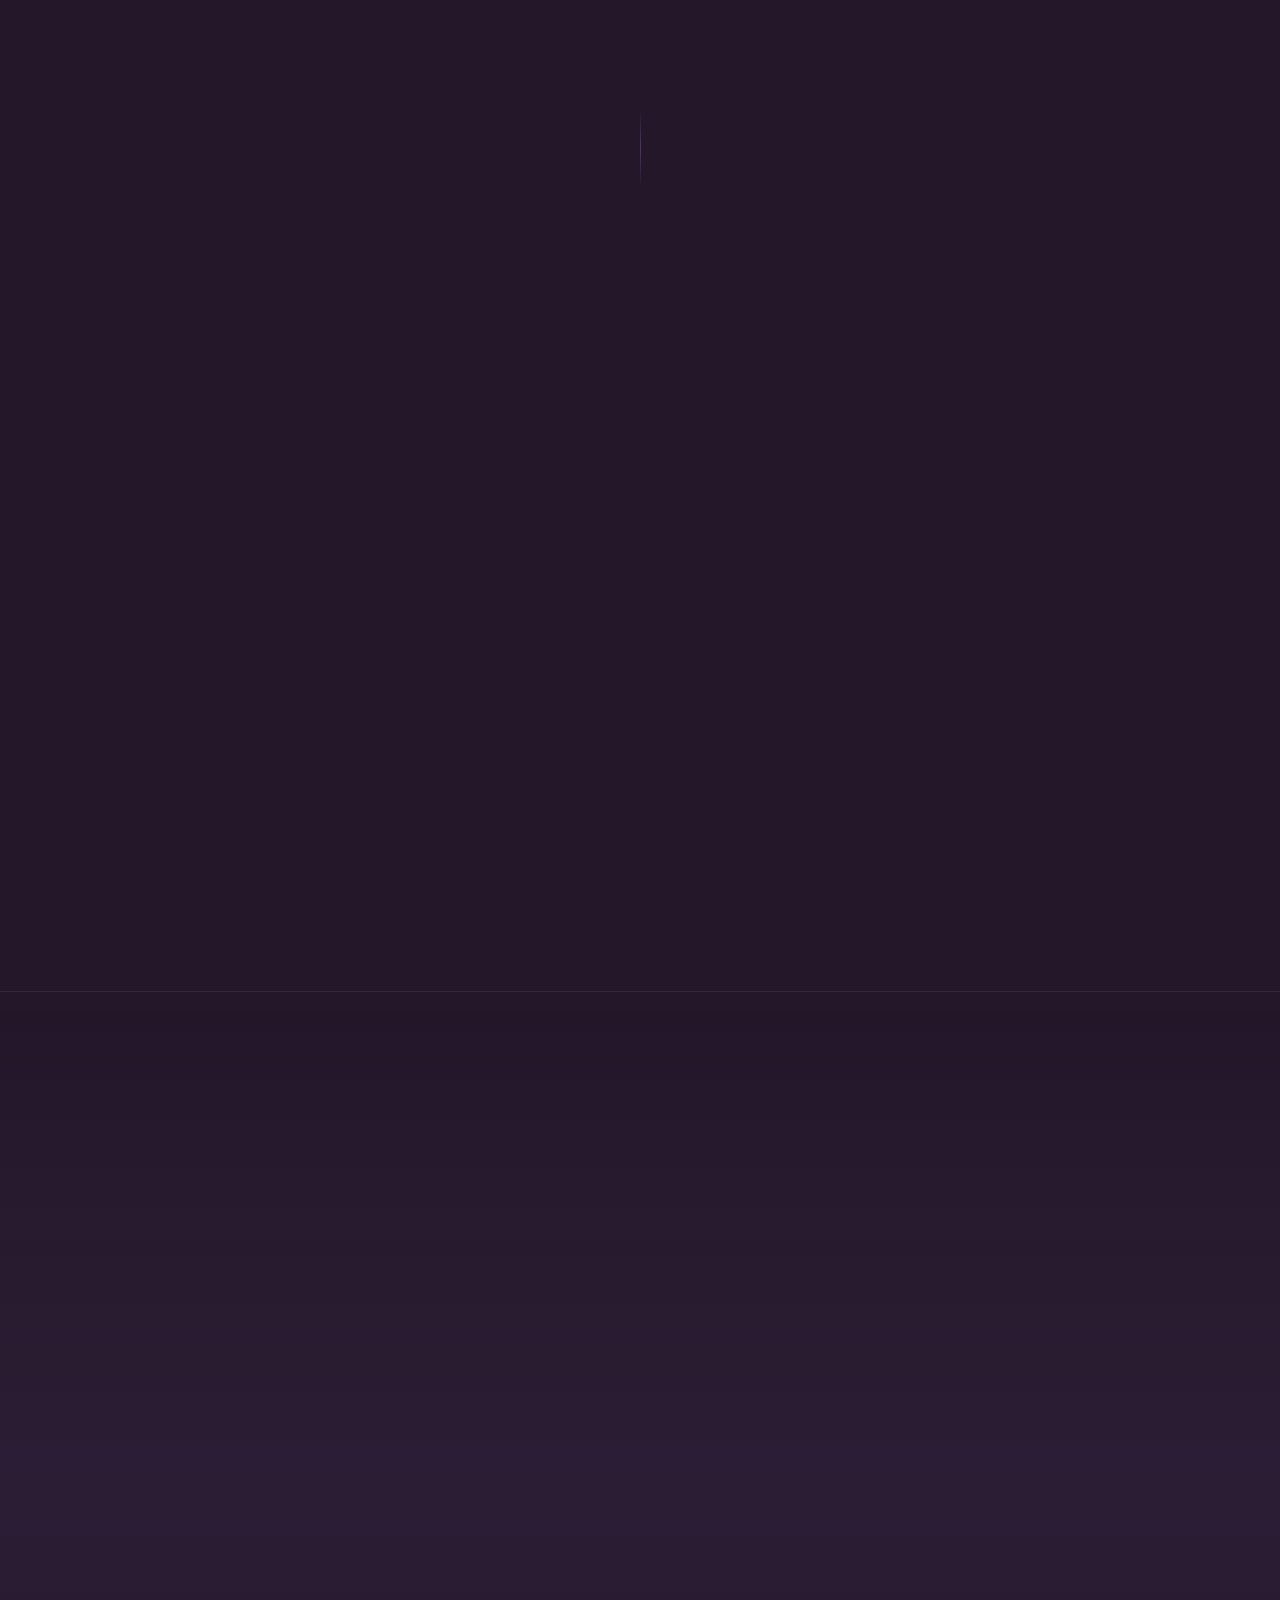
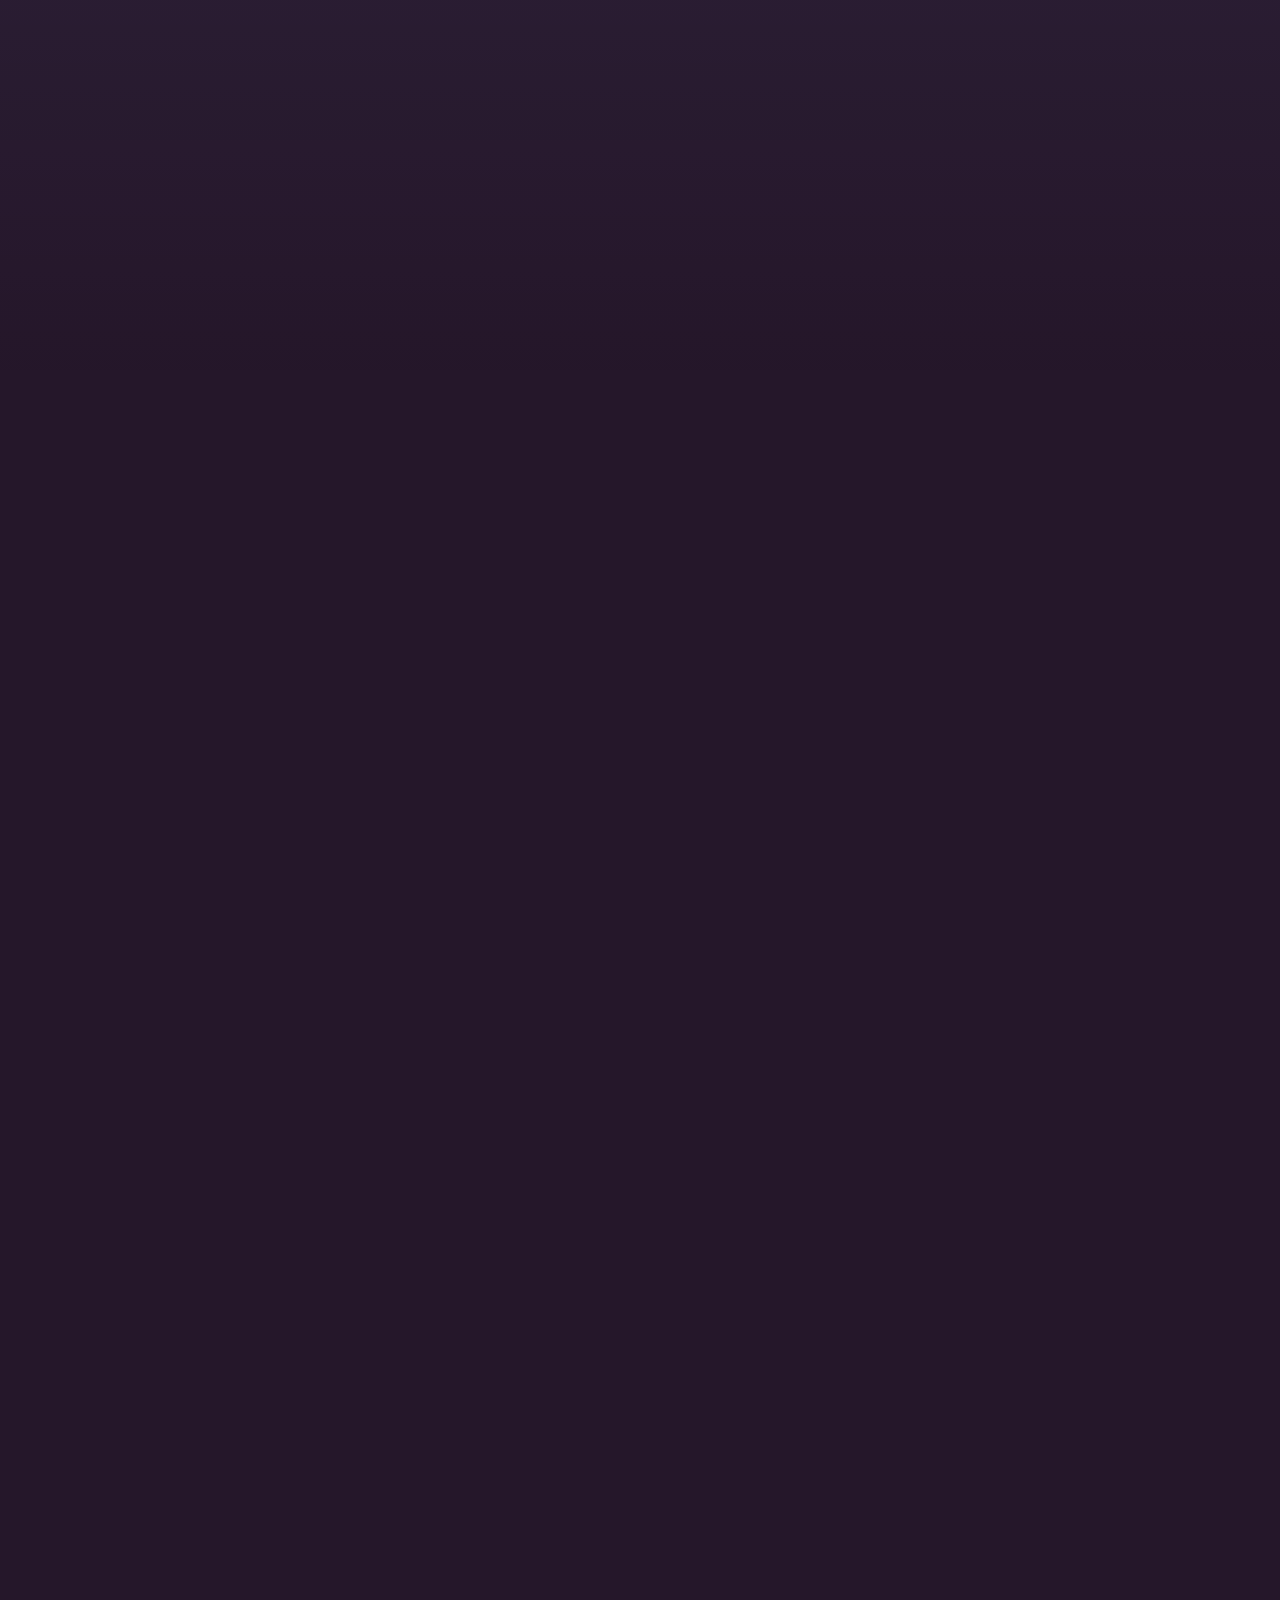
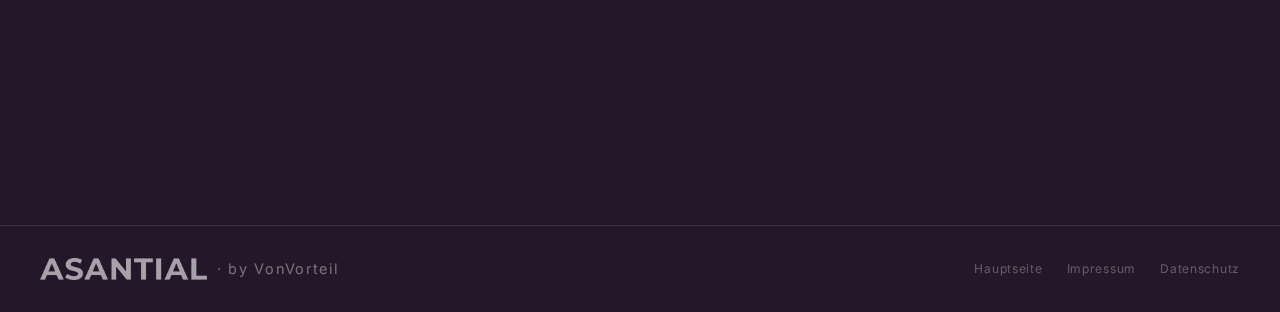
<file: webinar.html>
<!DOCTYPE html>
<html lang="de">
<head>
<meta charset="UTF-8">
<meta name="viewport" content="width=device-width, initial-scale=1.0">
<title>Kostenloses Webinar – ASANTIAL</title>
<link href="https://fonts.googleapis.com/css2?family=Fraunces:wght@700&family=Inter:wght@400;500;600&display=swap" rel="stylesheet">
<style>
  *, *::before, *::after { box-sizing: border-box; margin: 0; padding: 0; }

  :root {
    --ink: #25172A;
    --ink-deep: #181229;
    --ink-light: #3a2641;
    --creme: #F7F5F0;
    --creme-dark: #EDE9E1;
    /* ASANTIAL Akzentpalette für Abwechslung */
    --purple: #a3a0ff;
    --lavender: #d4c4ee;
    --blue-soft: #dee3f8;
    --blue-sky: #bfd9f5;
    --purple-mid: #8a6aa4;
    --indigo: #2f2f91;
    --purple-dim: rgba(163,160,255,0.15);
    --purple-dim2: rgba(163,160,255,0.07);
    --lavender-dim: rgba(212,196,238,0.12);
    --blue-dim: rgba(191,217,245,0.12);
    --white: #ffffff;
  }

  html { scroll-behavior: smooth; }

  body {
    font-family: 'Inter', sans-serif;
    background: var(--ink);
    color: var(--creme);
    overflow-x: hidden;
  }

  /* ─── NOISE OVERLAY ─── */
  body::before {
    content: '';
    position: fixed;
    inset: 0;
    background-image: url("data:image/svg+xml,%3Csvg viewBox='0 0 256 256' xmlns='http://www.w3.org/2000/svg'%3E%3Cfilter id='noise'%3E%3CfeTurbulence type='fractalNoise' baseFrequency='0.9' numOctaves='4' stitchTiles='stitch'/%3E%3C/filter%3E%3Crect width='100%25' height='100%25' filter='url(%23noise)' opacity='0.04'/%3E%3C/svg%3E");
    pointer-events: none;
    z-index: 0;
    opacity: 0.6;
  }

  /* ─── NAV ─── */
  nav {
    position: fixed;
    top: 0; left: 0; right: 0;
    z-index: 100;
    padding: 20px 40px;
    display: flex;
    align-items: center;
    justify-content: space-between;
    background: linear-gradient(to bottom, rgba(37,23,42,0.95), transparent);
  }

  .nav-logo {
    display: inline-flex;
    align-items: center;
    text-decoration: none;
  }

  .nav-logo img {
    height: 28px;
    width: auto;
    display: block;
    filter: brightness(0) invert(1);
    opacity: 0.95;
  }

  .nav-logo:hover img {
    opacity: 1;
  }

  .nav-badge {
    font-size: 0.7rem;
    letter-spacing: 0.15em;
    text-transform: uppercase;
    color: var(--lavender);
    border: 1px solid rgba(212,196,238,0.45);
    padding: 5px 12px;
    border-radius: 2px;
  }

  /* ─── HERO ─── */
  .hero {
    position: relative;
    min-height: 100vh;
    display: flex;
    flex-direction: column;
    align-items: center;
    justify-content: center;
    padding: 120px 24px 80px;
    text-align: center;
    overflow: hidden;
  }

  .hero-glow {
    position: absolute;
    top: 50%;
    left: 50%;
    transform: translate(-50%, -50%);
    width: 700px;
    height: 700px;
    background: radial-gradient(ellipse, rgba(191,217,245,0.14) 0%, rgba(163,160,255,0.08) 40%, transparent 70%);
    pointer-events: none;
  }

  .hero-tag {
    display: inline-flex;
    align-items: center;
    gap: 8px;
    font-size: 0.72rem;
    letter-spacing: 0.18em;
    text-transform: uppercase;
    color: var(--blue-sky);
    margin-bottom: 36px;
    position: relative;
  }

  .hero-tag::before, .hero-tag::after {
    content: '';
    display: block;
    width: 32px;
    height: 1px;
    background: var(--blue-sky);
    opacity: 0.6;
  }

  .hero h1 {
    font-family: 'Fraunces', serif;
    font-size: clamp(2.4rem, 6vw, 5rem);
    font-weight: 300;
    line-height: 1.12;
    color: var(--creme);
    max-width: 860px;
    position: relative;
  }

  .hero h1 em {
    font-style: italic;
    color: var(--lavender);
  }

  .hero-sub {
    margin-top: 28px;
    font-size: 1.05rem;
    color: rgba(247,245,240,0.6);
    max-width: 540px;
    line-height: 1.7;
    font-weight: 300;
    position: relative;
  }

  /* ─── META STRIP ─── */
  .meta-strip {
    display: flex;
    align-items: center;
    justify-content: center;
    flex-wrap: wrap;
    gap: 0;
    margin-top: 48px;
    background: #e9e3dd;
    border: 1px solid rgba(37,23,42,0.08);
    border-radius: 16px;
    overflow: hidden;
    position: relative;
    max-width: 680px;
    width: 100%;
  }

  .meta-item {
    display: flex;
    align-items: center;
    gap: 10px;
    padding: 16px 28px;
    font-size: 0.82rem;
    font-weight: 600;
    letter-spacing: 0.05em;
    color: rgba(37,23,42,0.85);
    border-right: 1px solid rgba(37,23,42,0.1);
    flex: 1;
    min-width: 140px;
    justify-content: center;
  }

  .meta-item:last-child { border-right: none; }

  .meta-icon {
    color: var(--purple-mid);
    font-size: 1rem;
  }

  /* ─── COUNTDOWN ─── */
  .countdown-wrap {
    margin-top: 52px;
    position: relative;
  }

  .countdown-label {
    font-size: 0.7rem;
    letter-spacing: 0.2em;
    text-transform: uppercase;
    color: rgba(247,245,240,0.4);
    margin-bottom: 16px;
  }

  .countdown {
    display: flex;
    gap: 16px;
    justify-content: center;
  }

  .cd-unit {
    display: flex;
    flex-direction: column;
    align-items: center;
    gap: 6px;
  }

  .cd-num {
    font-family: 'Fraunces', serif;
    font-size: 2.8rem;
    font-weight: 600;
    color: var(--creme);
    line-height: 1;
    min-width: 72px;
    text-align: center;
    background: rgba(212,196,238,0.08);
    border: 1px solid rgba(212,196,238,0.2);
    border-radius: 4px;
    padding: 12px 8px 8px;
  }

  .cd-label {
    font-size: 0.65rem;
    letter-spacing: 0.15em;
    text-transform: uppercase;
    color: rgba(247,245,240,0.4);
  }

  .cd-sep {
    font-family: 'Fraunces', serif;
    font-size: 2rem;
    color: rgba(212,196,238,0.4);
    align-self: flex-start;
    padding-top: 16px;
  }

  /* ─── CTA BUTTON ─── */
  .cta-btn {
    display: inline-flex;
    align-items: center;
    gap: 12px;
    background: var(--purple);
    color: var(--ink);
    font-family: 'Inter', sans-serif;
    font-size: 0.88rem;
    font-weight: 600;
    letter-spacing: 0.08em;
    text-transform: uppercase;
    text-decoration: none;
    padding: 18px 40px;
    border-radius: 3px;
    margin-top: 44px;
    transition: all 0.3s ease;
    position: relative;
    overflow: hidden;
  }

  .cta-btn::after {
    content: '';
    position: absolute;
    inset: 0;
    background: rgba(255,255,255,0.15);
    transform: translateX(-100%);
    transition: transform 0.3s ease;
  }

  .cta-btn:hover::after { transform: translateX(0); }
  .cta-btn:hover { transform: translateY(-2px); box-shadow: 0 12px 40px rgba(163,160,255,0.4); }

  .cta-arrow { font-size: 1.1rem; transition: transform 0.3s ease; }
  .cta-btn:hover .cta-arrow { transform: translateX(4px); }

  .cta-note {
    margin-top: 14px;
    font-size: 0.72rem;
    color: rgba(247,245,240,0.35);
    letter-spacing: 0.05em;
  }

  /* ─── DIVIDER ─── */
  .divider {
    width: 1px;
    height: 80px;
    background: linear-gradient(to bottom, transparent, rgba(138,106,164,0.4), transparent);
    margin: 0 auto;
  }

  /* ─── SECTION BASE ─── */
  section {
    position: relative;
    z-index: 1;
  }

  .container {
    max-width: 900px;
    margin: 0 auto;
    padding: 0 24px;
  }

  .section-tag {
    font-size: 0.68rem;
    letter-spacing: 0.22em;
    text-transform: uppercase;
    color: var(--purple-mid);
    margin-bottom: 20px;
    display: block;
  }

  .section-title {
    font-family: 'Fraunces', serif;
    font-size: clamp(1.8rem, 4vw, 2.8rem);
    font-weight: 300;
    line-height: 1.2;
    color: var(--creme);
    margin-bottom: 24px;
  }

  /* ─── PAIN SECTION ─── */
  .pain-section {
    padding: 100px 0;
  }

  .pain-intro {
    font-size: 1.05rem;
    color: rgba(247,245,240,0.6);
    line-height: 1.8;
    max-width: 600px;
    font-weight: 300;
  }

  .pain-grid {
    display: grid;
    grid-template-columns: 1fr 1fr;
    gap: 20px;
    margin-top: 56px;
    position: relative;
  }

  .pain-item {
    padding: 32px 36px;
    border-radius: 20px;
    position: relative;
    isolation: isolate;
    transition: transform 0.4s cubic-bezier(0.22, 1, 0.36, 1), box-shadow 0.4s ease, background 0.35s ease;
    background: #e9e3dd;
    border: 1px solid rgba(37, 23, 42, 0.08);
    box-shadow:
      0 8px 24px rgba(37, 23, 42, 0.1),
      0 2px 8px rgba(37, 23, 42, 0.06);
  }

  .pain-item::before {
    content: "";
    position: absolute;
    inset: 0;
    border-radius: 20px;
    z-index: 0;
    pointer-events: none;
    opacity: 0.02;
    background-image: url("data:image/svg+xml,%3Csvg viewBox='0 0 256 256' xmlns='http://www.w3.org/2000/svg'%3E%3Cfilter id='n'%3E%3CfeTurbulence type='fractalNoise' baseFrequency='0.9' numOctaves='4' stitchTiles='stitch'/%3E%3C/filter%3E%3Crect width='100%25' height='100%25' filter='url(%23n)'/%3E%3C/svg%3E");
    background-size: 120px 120px;
    mix-blend-mode: multiply;
  }

  .pain-item:hover {
    background: #f2efe9;
    transform: translateY(-12px) scale(1.04);
    box-shadow:
      0 24px 48px rgba(37, 23, 42, 0.2),
      0 12px 24px rgba(37, 23, 42, 0.15),
      0 0 0 1px rgba(37, 23, 42, 0.06);
    z-index: 5;
  }

  .pain-item .pain-num,
  .pain-item .pain-text {
    position: relative;
    z-index: 2;
  }

  .pain-item--highlight {
    background: #e1ddd6;
  }

  .pain-item--highlight:hover {
    background: #f5f2ed;
    transform: translateY(-12px) scale(1.04);
  }

  .pain-num {
    font-family: 'Fraunces', serif;
    font-size: 2.25rem;
    font-weight: 700;
    color: var(--purple-mid);
    opacity: 0.9;
    letter-spacing: 0.08em;
    margin-bottom: 14px;
    line-height: 1;
  }

  .pain-item--highlight .pain-num {
    font-size: 1.25rem;
    font-weight: 600;
  }

  .pain-text {
    font-size: 0.95rem;
    line-height: 1.65;
    color: rgba(37, 23, 42, 0.85);
    font-weight: 400;
  }

  .pain-cta-row {
    margin-top: 52px;
    display: flex;
    align-items: center;
    gap: 20px;
    flex-wrap: wrap;
  }

  .pain-hook {
    font-family: 'Fraunces', serif;
    font-size: 1.4rem;
    font-style: italic;
    color: var(--creme);
    font-weight: 300;
  }

  /* ─── CONTENT SECTION (Highlight Cards wie Hauptseite) ─── */
  .content-section {
    padding: 100px 0 140px;
    background: linear-gradient(to bottom, transparent, rgba(191,217,245,0.05), transparent);
    border-top: 1px solid rgba(212,196,238,0.12);
    border-bottom: 1px solid rgba(212,196,238,0.12);
    overflow: hidden;
  }

  .content-cards {
    position: relative;
    width: 100%;
    max-width: 920px;
    margin: 48px auto 0;
    min-height: 320px;
    overflow: visible;
    perspective: 1100px;
    transform-style: preserve-3d;
  }

  .content-card {
    position: absolute;
    width: min(300px, 32%);
    min-width: 260px;
    border-radius: 24px;
    padding: 28px 26px;
    box-sizing: border-box;
    overflow: hidden;
    cursor: default;
    transition: transform 0.5s cubic-bezier(0.22, 1, 0.36, 1), box-shadow 0.5s ease;
    background: linear-gradient(135deg, rgba(255,255,255,0.1) 0%, rgba(255,255,255,0.04) 50%, rgba(255,255,255,0.02) 100%);
    backdrop-filter: blur(20px) saturate(140%);
    -webkit-backdrop-filter: blur(20px) saturate(140%);
    border: 1px solid rgba(255,255,255,0.18);
    box-shadow:
      0 16px 40px rgba(0,0,0,0.2),
      0 6px 16px rgba(37,23,42,0.15),
      inset 0 1px 0 rgba(255,255,255,0.15);
    transform-style: preserve-3d;
    backface-visibility: hidden;
  }

  .content-card::before {
    content: "";
    position: absolute;
    inset: 1px;
    border-radius: 23px;
    border: 1px solid rgba(255,255,255,0.08);
    pointer-events: none;
    z-index: 2;
  }

  .content-card:hover {
    box-shadow: 0 24px 56px rgba(0,0,0,0.22), 0 10px 24px rgba(37,23,42,0.18), inset 0 1px 0 rgba(255,255,255,0.2);
  }

  .content-card__icon {
    width: 44px;
    height: 44px;
    border-radius: 12px;
    display: flex;
    align-items: center;
    justify-content: center;
    font-size: 20px;
    margin-bottom: 14px;
    position: relative;
    z-index: 5;
    backdrop-filter: blur(8px);
    -webkit-backdrop-filter: blur(8px);
    border: 1px solid rgba(255,255,255,0.25);
    box-shadow: inset 0 1px 0 rgba(255,255,255,0.2);
  }

  .content-card__cat {
    font-size: 0.65rem;
    font-weight: 700;
    letter-spacing: 0.14em;
    text-transform: uppercase;
    margin-bottom: 8px;
    position: relative;
    z-index: 5;
  }

  .content-card__title {
    font-family: 'Fraunces', serif;
    font-size: 1.15rem;
    font-weight: 700;
    color: var(--creme);
    margin: 0 0 16px;
    line-height: 1.25;
    position: relative;
    z-index: 5;
  }

  .content-card .content-list {
    list-style: none;
    display: flex;
    flex-direction: column;
    gap: 10px;
    margin: 0;
    padding: 0;
    position: relative;
    z-index: 5;
  }

  .content-card .content-list li {
    font-size: 0.85rem;
    line-height: 1.55;
    color: rgba(247,245,240,0.78);
    font-weight: 400;
    padding-left: 14px;
    position: relative;
  }

  .content-card .content-list li::before {
    content: '—';
    position: absolute;
    left: 0;
    opacity: 0.6;
  }

  .content-card--1 {
    left: 0;
    top: 8%;
    transform: perspective(1100px) rotate(-3deg) rotateY(-10deg) translateZ(30px);
    z-index: 3;
  }
  .content-card--1:hover { transform: perspective(1100px) rotate(-1deg) rotateY(-4deg) translateZ(50px) translateY(-8px) scale(1.02); }
  .content-card--1 .content-card__icon { background: rgba(163,160,255,0.25); color: var(--lavender); }
  .content-card--1 .content-card__cat { color: var(--purple); }
  .content-card--1 .content-list li::before { color: var(--purple); }

  .content-card--2 {
    left: 32%;
    top: 4%;
    transform: perspective(1100px) rotate(2deg) rotateY(4deg) translateZ(50px);
    z-index: 4;
  }
  .content-card--2:hover { transform: perspective(1100px) rotate(0.5deg) rotateY(2deg) translateZ(70px) translateY(-8px) scale(1.02); }
  .content-card--2 .content-card__icon { background: rgba(212,196,238,0.25); color: var(--lavender); }
  .content-card--2 .content-card__cat { color: var(--lavender); }
  .content-card--2 .content-list li::before { color: var(--lavender); }

  .content-card--3 {
    left: 62%;
    top: 10%;
    transform: perspective(1100px) rotate(-1.5deg) rotateY(12deg) translateZ(15px);
    z-index: 2;
  }
  .content-card--3:hover { transform: perspective(1100px) rotate(0deg) rotateY(6deg) translateZ(45px) translateY(-8px) scale(1.02); }
  .content-card--3 .content-card__icon { background: rgba(191,217,245,0.25); color: var(--blue-sky); }
  .content-card--3 .content-card__cat { color: var(--blue-sky); }
  .content-card--3 .content-list li::before { color: var(--blue-sky); }

  @media (max-width: 900px) {
    .content-cards {
      min-height: 0;
      display: flex;
      flex-direction: column;
      gap: 20px;
      margin-top: 40px;
    }
    .content-card {
      position: static !important;
      width: 100%;
      min-width: 0;
      transform: none !important;
    }
    .content-card:hover { transform: translateY(-4px) scale(1.01) !important; }
  }

  /* ─── SPEAKER SECTION ─── */
  .speaker-section {
    padding: 100px 0;
  }

  .speaker-inner {
    display: grid;
    grid-template-columns: 1fr 2fr;
    gap: 64px;
    align-items: start;
  }

  .speaker-portrait {
    position: relative;
  }

  .speaker-portrait-img {
    width: 100%;
    aspect-ratio: 3/4;
    object-fit: cover;
    border-radius: 3px;
    filter: grayscale(20%);
    display: block;
    background: rgba(212,196,238,0.1);
  }

  .speaker-portrait-placeholder {
    width: 100%;
    aspect-ratio: 3/4;
    background: linear-gradient(135deg, rgba(191,217,245,0.15), rgba(37,23,42,0.5));
    border-radius: 3px;
    border: 1px solid rgba(191,217,245,0.25);
    display: flex;
    align-items: center;
    justify-content: center;
  }

  .portrait-initials {
    font-family: 'Fraunces', serif;
    font-size: 3rem;
    color: rgba(212,196,238,0.5);
    font-weight: 300;
  }

  .speaker-kicker {
    font-size: 0.7rem;
    letter-spacing: 0.2em;
    text-transform: uppercase;
    color: var(--purple-mid);
    margin-bottom: 20px;
    display: block;
  }

  .speaker-name {
    font-family: 'Fraunces', serif;
    font-size: 2.4rem;
    font-weight: 300;
    color: var(--creme);
    margin-bottom: 8px;
    line-height: 1.1;
  }

  .speaker-role {
    font-size: 0.85rem;
    color: rgba(247,245,240,0.45);
    margin-bottom: 24px;
  }

  .speaker-quote {
    font-family: 'Fraunces', serif;
    font-size: 1.15rem;
    font-style: italic;
    line-height: 1.5;
    color: var(--creme);
    margin-bottom: 28px;
    font-weight: 400;
  }

  .speaker-bio {
    font-size: 0.97rem;
    line-height: 1.8;
    color: rgba(247,245,240,0.65);
    font-weight: 300;
    margin-bottom: 36px;
  }

  .speaker-stats {
    display: flex;
    gap: 40px;
    margin-bottom: 36px;
    flex-wrap: wrap;
  }

  .stat-item {
    display: flex;
    flex-direction: column;
    gap: 4px;
  }

  .stat-num {
    font-family: 'Fraunces', serif;
    font-size: 2rem;
    font-weight: 600;
    color: var(--lavender);
    line-height: 1;
  }

  .stat-label {
    font-size: 0.72rem;
    color: rgba(247,245,240,0.4);
    letter-spacing: 0.06em;
  }

  .media-row {
    display: flex;
    flex-wrap: wrap;
    align-items: center;
    gap: 16px 24px;
    margin-top: 12px;
  }

  .media-badge {
    font-size: 0.7rem;
    letter-spacing: 0.06em;
    color: rgba(247,245,240,0.5);
    border: 1px solid rgba(212,196,238,0.2);
    padding: 5px 12px;
    border-radius: 2px;
  }

  .media-logo {
    display: block;
    height: 32px;
    width: auto;
    max-width: 140px;
    object-fit: contain;
    opacity: 0.95;
    transition: opacity 0.25s ease;
    /* Heller Lavendelton (#D7D0E5) wie „wir“-Text */
    filter: brightness(0) saturate(100%) invert(94%) sepia(18%) saturate(600%) hue-rotate(228deg) brightness(104%) contrast(97%);
  }

  .media-logo:hover {
    opacity: 1;
  }

  /* ─── CTA SECTION ─── */
  .cta-section {
    padding: 100px 0;
    background: linear-gradient(to bottom, transparent, rgba(163,160,255,0.05), transparent);
    border-top: 1px solid rgba(163,160,255,0.12);
  }

  .cta-inner {
    text-align: center;
  }

  .cta-title {
    font-family: 'Fraunces', serif;
    font-size: clamp(1.8rem, 4vw, 3rem);
    font-weight: 300;
    color: var(--creme);
    line-height: 1.2;
    margin-bottom: 20px;
  }

  .cta-sub {
    font-size: 1rem;
    color: rgba(247,245,240,0.5);
    margin-bottom: 52px;
    font-weight: 300;
  }

  /* ─── FORM ─── */
  .form-wrap {
    max-width: 560px;
    margin: 0 auto;
    background: #f5f2ed;
    border: 1px solid rgba(37, 23, 42, 0.08);
    border-radius: 16px;
    padding: 48px 48px 40px;
    box-shadow: 0 8px 32px rgba(37, 23, 42, 0.08);
  }

  .form-row {
    display: grid;
    grid-template-columns: 1fr 1fr;
    gap: 16px;
  }

  .form-field {
    display: flex;
    flex-direction: column;
    gap: 8px;
    margin-bottom: 16px;
  }

  .form-field label {
    font-size: 0.8rem;
    letter-spacing: 0.04em;
    text-transform: none;
    color: rgba(37, 23, 42, 0.65);
    font-weight: 500;
  }

  .form-field input,
  .form-field select {
    background: #ffffff;
    border: 1px solid rgba(37, 23, 42, 0.12);
    border-radius: 10px;
    padding: 14px 18px;
    font-family: 'Inter', sans-serif;
    font-size: 0.95rem;
    color: var(--ink);
    outline: none;
    transition: border-color 0.25s ease, box-shadow 0.25s ease;
    width: 100%;
    -webkit-appearance: none;
    box-shadow: 0 1px 2px rgba(37, 23, 42, 0.04);
  }

  .form-field select {
    background-image: url("data:image/svg+xml,%3Csvg xmlns='http://www.w3.org/2000/svg' width='12' height='8' viewBox='0 0 12 8'%3E%3Cpath d='M1 1l5 5 5-5' stroke='%238a6aa4' stroke-width='1.5' fill='none' stroke-linecap='round'/%3E%3C/svg%3E");
    background-repeat: no-repeat;
    background-position: right 16px center;
    padding-right: 40px;
    cursor: pointer;
  }

  .form-field select option {
    background: #ffffff;
    color: var(--ink);
  }

  .form-field input::placeholder { color: rgba(37, 23, 42, 0.4); }

  .form-field input:focus,
  .form-field select:focus {
    border-color: var(--purple-mid);
    box-shadow: 0 0 0 3px rgba(138, 106, 164, 0.15);
  }

  .form-submit {
    width: 100%;
    background: var(--purple);
    color: var(--ink);
    font-family: 'Inter', sans-serif;
    font-size: 0.9rem;
    font-weight: 600;
    letter-spacing: 0.05em;
    text-transform: none;
    border: none;
    border-radius: 10px;
    padding: 18px 32px;
    cursor: pointer;
    margin-top: 12px;
    transition: all 0.3s ease;
    display: flex;
    align-items: center;
    justify-content: center;
    gap: 10px;
  }

  .form-submit:hover {
    transform: translateY(-2px);
    box-shadow: 0 10px 30px rgba(163, 160, 255, 0.35);
  }

  .form-legal {
    margin-top: 20px;
    font-size: 0.8rem;
    color: rgba(37, 23, 42, 0.55);
    line-height: 1.6;
    text-align: center;
  }

  /* ─── FAQ ─── */
  .faq-section {
    padding: 100px 0;
    border-top: 1px solid rgba(191,217,245,0.12);
  }

  .faq-list {
    margin-top: 52px;
    display: flex;
    flex-direction: column;
    gap: 2px;
  }

  .faq-item {
    border: 1px solid rgba(212,196,238,0.15);
    border-radius: 3px;
    overflow: hidden;
    transition: border-color 0.25s ease;
  }

  .faq-item.open {
    border-color: rgba(212,196,238,0.35);
  }

  .faq-q {
    width: 100%;
    display: flex;
    align-items: center;
    justify-content: space-between;
    padding: 22px 28px;
    background: rgba(163,160,255,0.04);
    border: none;
    cursor: pointer;
    text-align: left;
    font-family: 'Inter', sans-serif;
    font-size: 0.95rem;
    color: var(--creme);
    font-weight: 400;
    transition: background 0.25s ease;
    gap: 16px;
  }

  .faq-q:hover { background: rgba(191,217,245,0.08); }

  .faq-icon {
    color: var(--blue-sky);
    font-size: 1.2rem;
    flex-shrink: 0;
    transition: transform 0.3s ease;
    line-height: 1;
  }

  .faq-item.open .faq-icon { transform: rotate(45deg); }

  .faq-a {
    max-height: 0;
    overflow: hidden;
    transition: max-height 0.4s ease, padding 0.3s ease;
    padding: 0 28px;
  }

  .faq-item.open .faq-a {
    max-height: 300px;
    padding: 0 28px 22px;
  }

  .faq-a p {
    font-size: 0.9rem;
    line-height: 1.75;
    color: rgba(247,245,240,0.6);
    font-weight: 300;
    padding-top: 4px;
  }

  /* ─── FINAL CTA ─── */
  .final-cta {
    padding: 120px 0;
    text-align: center;
    border-top: 1px solid rgba(191,217,245,0.12);
    position: relative;
    overflow: hidden;
  }

  .final-cta::before {
    content: '';
    position: absolute;
    bottom: -200px;
    left: 50%;
    transform: translateX(-50%);
    width: 600px;
    height: 600px;
    background: radial-gradient(ellipse, rgba(191,217,245,0.12) 0%, rgba(163,160,255,0.06) 50%, transparent 70%);
    pointer-events: none;
  }

  .final-tag {
    font-family: 'Fraunces', serif;
    font-size: clamp(1.1rem, 3vw, 1.6rem);
    font-style: italic;
    font-weight: 300;
    color: rgba(247,245,240,0.5);
    margin-bottom: 20px;
  }

  .final-claim {
    font-family: 'Fraunces', serif;
    font-size: clamp(2rem, 5vw, 4rem);
    font-weight: 300;
    color: var(--creme);
    line-height: 1.15;
    margin-bottom: 48px;
    max-width: 700px;
    margin-left: auto;
    margin-right: auto;
  }

  .final-claim em {
    font-style: italic;
    color: var(--lavender);
  }

  .final-meta {
    font-size: 0.8rem;
    color: rgba(247,245,240,0.35);
    letter-spacing: 0.08em;
    margin-top: 20px;
  }

  /* ─── FOOTER ─── */
  footer {
    padding: 32px 40px;
    border-top: 1px solid rgba(212,196,238,0.15);
    display: flex;
    align-items: center;
    justify-content: space-between;
    flex-wrap: wrap;
    gap: 16px;
  }

  .footer-logo {
    display: inline-flex;
    align-items: center;
    gap: 10px;
  }

  .footer-logo img {
    height: 22px;
    width: auto;
    display: block;
    filter: brightness(0) invert(1);
    opacity: 0.6;
  }

  .footer-links {
    display: flex;
    gap: 24px;
  }

  .footer-links a {
    font-size: 0.75rem;
    color: rgba(247,245,240,0.3);
    text-decoration: none;
    letter-spacing: 0.06em;
    transition: color 0.25s ease;
  }

  .footer-links a:hover { color: rgba(212,196,238,0.85); }

  /* ─── SCROLL ANIMATIONS ─── */
  .fade-up {
    opacity: 0;
    transform: translateY(32px);
    transition: opacity 0.7s ease, transform 0.7s ease;
  }

  .fade-up.visible {
    opacity: 1;
    transform: translateY(0);
  }

  /* ─── STICKY CTA BAR ─── */
  .sticky-bar {
    position: fixed;
    bottom: 0;
    left: 0;
    right: 0;
    background: rgba(37,23,42,0.95);
    backdrop-filter: blur(16px);
    border-top: 1px solid rgba(212,196,238,0.25);
    padding: 16px 40px;
    display: flex;
    align-items: center;
    justify-content: space-between;
    z-index: 99;
    transform: translateY(100%);
    transition: transform 0.4s ease;
    flex-wrap: wrap;
    gap: 12px;
  }

  .sticky-bar.visible { transform: translateY(0); }

  .sticky-bar-text {
    font-size: 0.85rem;
    color: rgba(247,245,240,0.7);
  }

  .sticky-bar-text strong {
    color: var(--creme);
    font-weight: 500;
  }

  .sticky-cta {
    display: inline-flex;
    align-items: center;
    gap: 10px;
    background: var(--purple);
    color: var(--ink);
    font-size: 0.8rem;
    font-weight: 600;
    letter-spacing: 0.08em;
    text-transform: uppercase;
    text-decoration: none;
    padding: 12px 28px;
    border-radius: 3px;
    transition: all 0.25s ease;
    white-space: nowrap;
  }

  .sticky-cta:hover { box-shadow: 0 6px 20px rgba(163,160,255,0.45); }

  /* ─── RESPONSIVE ─── */
  @media (max-width: 768px) {
    nav { padding: 16px 20px; }
    .pain-grid { grid-template-columns: 1fr; }
    .content-card { width: 100%; min-width: 0; }
    .speaker-inner { grid-template-columns: 1fr; gap: 40px; }
    .speaker-portrait-placeholder { aspect-ratio: 4/3; }
    .meta-item { min-width: 50%; }
    .meta-item:nth-child(2) { border-right: none; }
    .meta-item:nth-child(3) { border-right: none; border-top: 1px solid rgba(37,23,42,0.1); }
    .meta-item:nth-child(4) { border-top: 1px solid rgba(37,23,42,0.1); }
    .form-row { grid-template-columns: 1fr; }
    .form-wrap { padding: 32px 24px; }
    footer { flex-direction: column; align-items: flex-start; }
    .sticky-bar { padding: 14px 20px; }
  }
</style>
</head>
<body>

<!-- NAV -->
<nav>
  <a href="https://asantial.de" class="nav-logo" aria-label="ASANTIAL">
    <img src="Asantial-Logo-transparent.png" alt="ASANTIAL" />
  </a>
  <span class="nav-badge">Kostenloses Webinar</span>
</nav>

<!-- STICKY BAR -->
<div class="sticky-bar" id="stickyBar">
  <div class="sticky-bar-text">
    <strong>1. April · 10:00 Uhr</strong> · Webinar · Kostenlos · 45 Min + Q&A
  </div>
  <a href="#anmeldung" class="sticky-cta">Jetzt anmelden →</a>
</div>

<!-- HERO -->
<section class="hero">
  <div class="hero-glow"></div>
  <div class="hero-tag">Kostenloses Webinar</div>
  <h1>Warum gute HR-Arbeit oft<br><em>wirkungslos bleibt</em> –<br>obwohl du alles richtig machst</h1>
  <p class="hero-sub">45 Minuten, die erklären, warum das Problem nicht an dir liegt. Und was du dagegen tun kannst.</p>

  <div class="meta-strip">
    <div class="meta-item"><span class="meta-icon">◷</span> 1. April 2026</div>
    <div class="meta-item"><span class="meta-icon">◴</span> 10:00 Uhr · 45 Min + Q&A</div>
    <div class="meta-item"><span class="meta-icon">⊹</span> Zoom · Online</div>
    <div class="meta-item"><span class="meta-icon">◇</span> Kostenlos</div>
  </div>

  <div class="countdown-wrap">
    <p class="countdown-label">Noch bis zum Webinar</p>
    <div class="countdown">
      <div class="cd-unit">
        <div class="cd-num" id="cd-days">00</div>
        <div class="cd-label">Tage</div>
      </div>
      <div class="cd-sep">:</div>
      <div class="cd-unit">
        <div class="cd-num" id="cd-hours">00</div>
        <div class="cd-label">Stunden</div>
      </div>
      <div class="cd-sep">:</div>
      <div class="cd-unit">
        <div class="cd-num" id="cd-mins">00</div>
        <div class="cd-label">Minuten</div>
      </div>
      <div class="cd-sep">:</div>
      <div class="cd-unit">
        <div class="cd-num" id="cd-secs">00</div>
        <div class="cd-label">Sekunden</div>
      </div>
    </div>
  </div>

  <a href="#anmeldung" class="cta-btn">Jetzt kostenlos anmelden <span class="cta-arrow">→</span></a>
  <p class="cta-note">Kein Spam. Nur der Einwahllink und die Aufzeichnung.</p>
</section>

<div class="divider"></div>

<!-- PAIN SECTION -->
<section class="pain-section fade-up">
  <div class="container">
    <span class="section-tag">Für wen ist dieses Webinar?</span>
    <h2 class="section-title">Wenn dir eine dieser Situationen bekannt vorkommt.</h2>
    <p class="pain-intro">Du verantwortest Employer Branding in einem Unternehmen mit 50 bis 1.500 Mitarbeitenden – nebenbei, unter echtem Druck, oft ohne klares Mandat.</p>

    <div class="pain-grid">
      <div class="pain-item">
        <div class="pain-num">01</div>
        <p class="pain-text">Du arbeitest viel – aber am Ende des Tages lässt sich schwer sagen, was es gebracht hat.</p>
      </div>
      <div class="pain-item">
        <div class="pain-num">02</div>
        <p class="pain-text">Die Geschäftsführung fragt „Was bringt uns das?" – und du hast keine Antwort, die wirklich überzeugt.</p>
      </div>
      <div class="pain-item">
        <div class="pain-num">03</div>
        <p class="pain-text">Projekte starten mit Energie und versanden nach ein paar Wochen im Tagesgeschäft.</p>
      </div>
      <div class="pain-item">
        <div class="pain-num">04</div>
        <p class="pain-text">Du koordinierst, moderierst, erklärst – entscheidest aber selten wirklich selbst.</p>
      </div>
      <div class="pain-item">
        <div class="pain-num">05</div>
        <p class="pain-text">Neue Impulse von oben oder aus dem Marketing werfen deine Planung regelmäßig um.</p>
      </div>
      <div class="pain-item pain-item--highlight">
        <div class="pain-num" style="opacity:1; color: var(--purple-mid);">→</div>
        <p class="pain-text" style="color: rgba(37,23,42,0.9);">Wenn du nickst: Dieses Webinar ist für dich.</p>
      </div>
    </div>

    <div class="pain-cta-row">
      <p class="pain-hook">Das Problem liegt nicht an dir.</p>
      <a href="#anmeldung" class="cta-btn" style="margin-top: 0;">Anmelden →</a>
    </div>
  </div>
</section>

<div class="divider"></div>

<!-- CONTENT SECTION -->
<section class="content-section fade-up">
  <div class="container">
    <span class="section-tag">Was dich erwartet</span>
    <h2 class="section-title">Kein Vortrag über Theorie.<br>Kein Buzzword-Bingo.</h2>
    <p class="pain-intro" style="margin-bottom: 0;">Jörg Schleburg nimmt dich mit durch 7 Situationen aus deinem Alltag – und zeigt, warum sie alle dieselbe Ursache haben.</p>

    <div class="content-cards">
      <div class="content-card content-card--1">
        <div class="content-card__icon" aria-hidden="true">◈</div>
        <div class="content-card__cat">Thema</div>
        <h3 class="content-card__title">Kognitiv</h3>
        <ul class="content-list">
          <li>Warum Projektlogik Bewegung erzeugt, aber keine nachhaltige Wirkung</li>
          <li>Was es bedeutet, Employer Branding als kontinuierlichen Prozess zu führen</li>
          <li>Wie eine andere Arbeitslogik konkret aussieht</li>
        </ul>
      </div>
      <div class="content-card content-card--2">
        <div class="content-card__icon" aria-hidden="true">◆</div>
        <div class="content-card__cat">Thema</div>
        <h3 class="content-card__title">Emotional</h3>
        <ul class="content-list">
          <li>Du bist nicht allein mit diesem Gefühl</li>
          <li>Es gibt einen strukturellen Ausweg – keinen Trick</li>
          <li>Souveräner zu arbeiten ist machbar, nicht nur eine Vorstellung</li>
        </ul>
      </div>
      <div class="content-card content-card--3">
        <div class="content-card__icon" aria-hidden="true">◇</div>
        <div class="content-card__cat">Thema</div>
        <h3 class="content-card__title">Als nächsten Schritt</h3>
        <ul class="content-list">
          <li>Ein klares Bild davon, was sich in deiner Situation konkret ändern kann</li>
          <li>Antworten auf die 5 häufigsten Fragen aus der Praxis</li>
          <li>Einen nächsten Schritt, den du direkt gehen kannst</li>
        </ul>
      </div>
    </div>
  </div>
</section>

<div class="divider"></div>

<!-- SPEAKER -->
<section class="speaker-section fade-up">
  <div class="container">
    <div class="speaker-inner">
      <div class="speaker-portrait">
        <img src="joerg-schleburg.png" class="speaker-portrait-img" alt="Jörg Schleburg" width="400" height="533">
      </div>
      <div>
        <span class="speaker-kicker">Dein Gastgeber</span>
        <h2 class="speaker-name">Jörg Schleburg</h2>
        <p class="speaker-role">Gründer VonVorteil e.K. und ASANTIAL</p>
        <p class="speaker-quote">Employer Branding braucht kein neues Versprechen.<br>Es braucht eine Struktur, die hält.</p>
        <p class="speaker-bio">Seit über 15 Jahren begleitet Jörg Schleburg Unternehmen dabei, ihre Arbeitgebermarke aufzubauen – nicht mit Kampagnen, sondern mit Substanz. ASANTIAL ist das Ergebnis dieser Erfahrung: ein System, das HR-Verantwortlichen im Mittelstand die Werkzeuge gibt, die sie brauchen, um Employer Branding erklärbar, steuerbar und wirksam zu machen.</p>

        <div class="speaker-stats">
          <div class="stat-item">
            <span class="stat-num">15+</span>
            <span class="stat-label">Jahre EB-Erfahrung</span>
          </div>
          <div class="stat-item">
            <span class="stat-num">100+</span>
            <span class="stat-label">Projekte im Mittelstand</span>
          </div>
        </div>

        <p style="font-size:0.72rem; letter-spacing:0.12em; text-transform:uppercase; color:rgba(247,245,240,0.35); margin-bottom: 12px;">Bekannt aus</p>
        <div class="media-row">
          <img src="logos/ard-morgenmagazin.png" alt="ARD Morgenmagazin" class="media-logo">
          <img src="logos/zdf-heute.png" alt="ZDF heute" class="media-logo">
          <img src="logos/deutschlandfunk.png" alt="Deutschlandfunk" class="media-logo">
          <img src="logos/bayerischer-rundfunk.png" alt="Bayerischer Rundfunk" class="media-logo">
          <img src="logos/welt.png" alt="Welt" class="media-logo">
          <img src="logos/swr3.png" alt="SWR3" class="media-logo">
        </div>
      </div>
    </div>
  </div>
</section>

<!-- CTA / FORM -->
<section class="cta-section" id="anmeldung">
  <div class="container">
    <div class="cta-inner fade-up">
      <span class="section-tag">Jetzt kostenlos anmelden</span>
      <h2 class="cta-title">45 Minuten. Kostenlos.<br>Ohne Verpflichtung.</h2>
      <p class="cta-sub">1. April 2026 · 10:00 Uhr · Zoom</p>

      <div class="form-wrap">
        <div class="form-row">
          <div class="form-field">
            <label>Vorname</label>
            <input type="text" placeholder="Anna">
          </div>
          <div class="form-field">
            <label>Nachname</label>
            <input type="text" placeholder="Müller">
          </div>
        </div>
        <div class="form-field">
          <label>Geschäftliche E-Mail</label>
          <input type="email" placeholder="anna.mueller@unternehmen.de">
        </div>
        <div class="form-field">
          <label>Unternehmen</label>
          <input type="text" placeholder="Mustermann GmbH">
        </div>
        <div class="form-field">
          <label>Mitarbeiterzahl</label>
          <select>
            <option value="" disabled selected>Bitte wählen</option>
            <option>50 – 100 Mitarbeitende</option>
            <option>101 – 250 Mitarbeitende</option>
            <option>251 – 500 Mitarbeitende</option>
            <option>501 – 1.000 Mitarbeitende</option>
            <option>1.001 – 1.500 Mitarbeitende</option>
          </select>
        </div>
        <button class="form-submit">Jetzt kostenlos anmelden →</button>
        <p class="form-legal">Mit der Anmeldung stimmst du zu, dass wir dir den Einwahllink und ggf. Follow-up-Informationen per E-Mail zusenden. Kein Spam.</p>
      </div>
    </div>
  </div>
</section>

<!-- FAQ -->
<section class="faq-section fade-up">
  <div class="container">
    <span class="section-tag">Häufige Fragen</span>
    <h2 class="section-title">Was du wissen willst.</h2>

    <div class="faq-list">
      <div class="faq-item">
        <button class="faq-q" onclick="toggleFaq(this)">
          Was kostet das Webinar?
          <span class="faq-icon">+</span>
        </button>
        <div class="faq-a"><p>Nichts. Das Webinar ist vollständig kostenlos und ohne versteckte Verpflichtung. Du bekommst den Einwahllink per E-Mail – fertig.</p></div>
      </div>
      <div class="faq-item">
        <button class="faq-q" onclick="toggleFaq(this)">
          Ich habe wenig Zeit. Lohnt sich das wirklich?
          <span class="faq-icon">+</span>
        </button>
        <div class="faq-a"><p>45 Minuten. Kein Füllstoff, kein Aufbau zur nächsten Produktpräsentation. Wenn du mit der Situation erkennst, dass gute HR-Arbeit oft wirkungslos bleibt, dann lohnt es sich – versprochen.</p></div>
      </div>
      <div class="faq-item">
        <button class="faq-q" onclick="toggleFaq(this)">
          Brauche ich dafür die Freigabe meiner Geschäftsführung?
          <span class="faq-icon">+</span>
        </button>
        <div class="faq-a"><p>Nein. Das Webinar ist für dich als HR-Verantwortliche/r gedacht – du entscheidest selbst, ob du teilnimmst. Was du danach mit dem Wissen anfängst, liegt bei dir.</p></div>
      </div>
      <div class="faq-item">
        <button class="faq-q" onclick="toggleFaq(this)">
          Was ist der Unterschied zu anderen HR-Tools oder Agenturen?
          <span class="faq-icon">+</span>
        </button>
        <div class="faq-a"><p>Das Webinar ist keine Produktdemo. Es geht um die Frage, warum Employer Branding im Mittelstand strukturell scheitert – unabhängig von Tools, Agenturen oder Budgets. ASANTIAL wird erwähnt, aber das ist nicht der Punkt.</p></div>
      </div>
      <div class="faq-item">
        <button class="faq-q" onclick="toggleFaq(this)">
          Was passiert, wenn ich am Termin verhindert bin?
          <span class="faq-icon">+</span>
        </button>
        <div class="faq-a"><p>Alle Angemeldeten erhalten im Anschluss die Aufzeichnung. Meld dich trotzdem an – die wichtigen 45 Minuten kommen dann zu dir.</p></div>
      </div>
      <div class="faq-item">
        <button class="faq-q" onclick="toggleFaq(this)">
          Für welche Unternehmensgrößen ist das relevant?
          <span class="faq-icon">+</span>
        </button>
        <div class="faq-a"><p>Das Webinar ist gemacht für Mittelstand: Unternehmen mit 50 bis 1.500 Mitarbeitenden, bei denen HR Employer Branding als eine von mehreren Aufgaben verantwortet – unter realen Bedingungen.</p></div>
      </div>
    </div>
  </div>
</section>

<!-- FINAL CTA -->
<section class="final-cta fade-up">
  <div class="container">
    <p class="final-tag">Es muss nicht so bleiben, wie es gerade ist.</p>
    <h2 class="final-claim">Employer Branding muss nicht so sein,<br>wie es <em>gerade ist</em>.</h2>
    <a href="#anmeldung" class="cta-btn">Jetzt kostenlos anmelden →</a>
    <p class="final-meta">1. April 2026 · 10:00 Uhr · 45 Min + Q&A · Zoom · Kostenlos</p>
  </div>
</section>

<!-- FOOTER -->
<footer>
  <span class="footer-logo">
    <img src="Asantial-Logo-transparent.png" alt="ASANTIAL" />
    <span style="font-size: 0.9rem; letter-spacing: 0.12em; color: rgba(247,245,240,0.4);">· by VonVorteil</span>
  </span>
  <div class="footer-links">
    <a href="https://asantial.de">Hauptseite</a>
    <a href="#">Impressum</a>
    <a href="#">Datenschutz</a>
  </div>
</footer>

<script>
  // COUNTDOWN
  function updateCountdown() {
    const target = new Date('2026-04-01T10:00:00');
    const now = new Date();
    const diff = target - now;
    if (diff <= 0) {
      document.getElementById('cd-days').textContent = '00';
      document.getElementById('cd-hours').textContent = '00';
      document.getElementById('cd-mins').textContent = '00';
      document.getElementById('cd-secs').textContent = '00';
      return;
    }
    const d = Math.floor(diff / 86400000);
    const h = Math.floor((diff % 86400000) / 3600000);
    const m = Math.floor((diff % 3600000) / 60000);
    const s = Math.floor((diff % 60000) / 1000);
    document.getElementById('cd-days').textContent = String(d).padStart(2,'0');
    document.getElementById('cd-hours').textContent = String(h).padStart(2,'0');
    document.getElementById('cd-mins').textContent = String(m).padStart(2,'0');
    document.getElementById('cd-secs').textContent = String(s).padStart(2,'0');
  }
  updateCountdown();
  setInterval(updateCountdown, 1000);

  // FAQ
  function toggleFaq(btn) {
    const item = btn.closest('.faq-item');
    const isOpen = item.classList.contains('open');
    document.querySelectorAll('.faq-item').forEach(i => i.classList.remove('open'));
    if (!isOpen) item.classList.add('open');
  }

  // SCROLL ANIMATIONS
  const observer = new IntersectionObserver((entries) => {
    entries.forEach(e => {
      if (e.isIntersecting) { e.target.classList.add('visible'); }
    });
  }, { threshold: 0.1 });

  document.querySelectorAll('.fade-up').forEach(el => observer.observe(el));

  // STICKY BAR
  const stickyBar = document.getElementById('stickyBar');
  window.addEventListener('scroll', () => {
    if (window.scrollY > 600) stickyBar.classList.add('visible');
    else stickyBar.classList.remove('visible');
  });
</script>
</body>
</html>
</file>
<file: design-tokens.css>
/**
 * ASANTIAL – Design Tokens
 * Übersetzt aus asantial-design-tokens.xml
 * Alle Farben, Typografie, Abstände, Komponenten
 */

@import url('https://fonts.googleapis.com/css2?family=Fraunces:wght@700&family=Inter:wght@400;500;600&display=swap');

/* ---------------------------------------------------------------------------
   Global: Font-Smoothing
   --------------------------------------------------------------------------- */
*,
*::before,
*::after {
  -webkit-font-smoothing: antialiased;
  -moz-osx-font-smoothing: grayscale;
}

/* ---------------------------------------------------------------------------
   CSS Custom Properties – :root
   --------------------------------------------------------------------------- */
:root {

  /* ----- 1. Primärfarben ----- */
  --color-ink: #25172a;
  --color-ink-deep: #181229;
  --color-indigo: #2f2f91;

  /* ----- 2. Hintergrundfarben ----- */
  --bg-base: #fcfaf9;
  --bg-warm: #fffbf4;
  --bg-soft: #f7f1f0;
  --bg-creme: #e9e3dd;
  --bg-white-pure: #ffffff;

  /* ----- 3. Akzentfarben ----- */
  --accent-purple-light: #a3a0ff;
  --accent-lavender: #d4c4ee;
  --accent-blue-soft: #dee3f8;
  --accent-blue-sky: #bfd9f5;
  --accent-purple-mid: #8a6aa4;

  /* ----- 4. Warm-Töne (sparsam) ----- */
  --warm-gold: #f5c543;
  --warm-gold-light: #ffda75;
  --warm-sand: #e1e0c1;

  /* ----- 5. Transparenz ----- */
  --ink-80: #25172acc;
  --ink-60: #25172a99;
  --ink-40: #25172a66;
  --ink-20: #25172a33;
  --ink-10: #25172a1a;
  --ink-5: #25172a0d;
  --white-80: #ffffffcc;
  --white-60: #ffffff99;

  /* ----- 6. Gradienten ----- */
  --gradient-hero-aura: radial-gradient(
    ellipse 80% 60% at 50% 80%,
    rgba(163, 160, 255, 0.35) 0%,
    rgba(191, 217, 245, 0.25) 40%,
    rgba(252, 250, 249, 0) 70%
  );
  --gradient-icon-blob-purple: radial-gradient(
    circle,
    rgba(163, 160, 255, 0.6) 0%,
    rgba(212, 196, 238, 0.3) 50%,
    rgba(252, 250, 249, 0) 70%
  );
  --gradient-icon-blob-blue: radial-gradient(
    circle,
    rgba(191, 217, 245, 0.7) 0%,
    rgba(222, 227, 248, 0.4) 50%,
    rgba(252, 250, 249, 0) 70%
  );
  --gradient-section-cool: linear-gradient(
    135deg,
    rgba(222, 227, 248, 0.8) 0%,
    rgba(191, 185, 242, 0.5) 30%,
    rgba(163, 160, 255, 0.3) 60%,
    rgba(191, 217, 245, 0.6) 100%
  );
  --gradient-card-bg: linear-gradient(
    145deg,
    rgba(212, 196, 238, 0.6) 0%,
    rgba(163, 160, 255, 0.4) 35%,
    rgba(191, 217, 245, 0.5) 70%,
    rgba(222, 227, 248, 0.3) 100%
  );
  --gradient-process-line: linear-gradient(
    180deg,
    rgba(138, 106, 164, 0.4) 0%,
    rgba(163, 160, 255, 0.6) 50%,
    rgba(191, 217, 245, 0.4) 100%
  );
  --gradient-button-hover: linear-gradient(135deg, #25172a 0%, #2f2f91 100%);

  /* ----- 7. Typografie – Schriften ----- */
  --font-family-display: 'Fraunces', Georgia, serif;
  --font-family-body: 'Inter', 'Helvetica Neue', sans-serif;

  /* ----- Typografie – Größen + Line-Height + Weight ----- */
  --font-size-display-xl: 72px;
  --font-size-display-xl-line-height: 1.1;
  --font-size-display-xl-weight: 700;

  --font-size-display-l: 56px;
  --font-size-display-l-line-height: 1.15;
  --font-size-display-l-weight: 700;

  --font-size-display-m: 40px;
  --font-size-display-m-line-height: 1.2;
  --font-size-display-m-weight: 700;

  --font-size-heading: 28px;
  --font-size-heading-line-height: 1.3;
  --font-size-heading-weight: 600;

  --font-size-body-l: 20px;
  --font-size-body-l-line-height: 1.6;
  --font-size-body-l-weight: 400;

  --font-size-body-m: 17px;
  --font-size-body-m-line-height: 1.65;
  --font-size-body-m-weight: 400;

  --font-size-body-s: 14px;
  --font-size-body-s-line-height: 1.5;
  --font-size-body-s-weight: 400;

  --font-size-label: 12px;
  --font-size-label-line-height: 1.4;
  --font-size-label-weight: 500;

  --font-weight-bold: 700;
  --font-weight-semibold: 600;
  --font-weight-medium: 500;
  --font-weight-regular: 400;

  /* ----- 8. Abstände ----- */
  --space-hero-top: 150px;
  --space-section-vertical: 120px;
  --space-section-horizontal: 50px;
  --space-element-gap: 50px;
  --space-card-padding: 32px;
  --space-button-padding: 16px 28px;
  --max-width-content: 1300px;
  --max-width-text: 700px;

  /* ----- 9. Border & Radius ----- */
  --radius-button: 12px;
  --radius-card: 16px;
  --radius-tag: 8px;
  --radius-section-block: 24px;
  --border-card-subtle: 1px solid rgba(37, 23, 42, 0.08);
  --border-divider: 1px solid rgba(37, 23, 42, 0.1);

  /* ----- 10. Schatten ----- */
  --shadow-card: 0 2px 16px rgba(37, 23, 42, 0.08);
  --shadow-card-hover: 0 8px 32px rgba(37, 23, 42, 0.12);
  --shadow-button: 0 4px 20px rgba(37, 23, 42, 0.25);
  --shadow-none: none;

  /* ----- 11. Button-Komponenten (Referenzwerte) ----- */
  --button-primary-bg: #25172a;
  --button-primary-color: #ffffff;
  --button-primary-font-size: 16px;
  --button-primary-font-weight: 600;
  --button-primary-padding: 16px 28px;
  --button-primary-radius: 12px;
  --button-primary-shadow: 0 4px 20px rgba(37, 23, 42, 0.25);
  --button-primary-hover-bg: #2f2f91;

  --button-secondary-bg: transparent;
  --button-secondary-color: #25172a;
  --button-secondary-border: 1px solid rgba(37, 23, 42, 0.2);

  --button-microcopy-font-size: 13px;
  --button-microcopy-color: rgba(37, 23, 42, 0.5);
  --button-microcopy-margin-top: 12px;
}
</file>
<file: animations.css>
/**
 * ASANTIAL – Motion & Animation
 * Übersetzt aus asantial-motion-interaction.xml
 * @keyframes, Scroll-Reveal, Hero-Entrance, Float, CTA-Gradient.
 * Respektiert prefers-reduced-motion.
 */

/* ---------------------------------------------------------------------------
   Easing & Duration (CSS Custom Properties für Animationen)
   --------------------------------------------------------------------------- */
:root {
  --ease-out-smooth: cubic-bezier(0.22, 1, 0.36, 1);
  --ease-in-out-soft: cubic-bezier(0.45, 0, 0.55, 1);
  --ease-spring: cubic-bezier(0.34, 1.56, 0.64, 1);
  --ease-out-expo: cubic-bezier(0.16, 1, 0.3, 1);

  --duration-instant: 100ms;
  --duration-fast: 200ms;
  --duration-medium: 400ms;
  --duration-slow: 600ms;
  --duration-storytelling: 900ms;
  --duration-stagger-delay: 80ms;
}

/* ---------------------------------------------------------------------------
   1. SCROLL-REVEAL – Basis .reveal / .revealed
   IntersectionObserver fügt .revealed hinzu.
   --------------------------------------------------------------------------- */

/* Standard: fade-up (24px, 600ms) */
.reveal {
  opacity: 0;
  transform: translateY(24px);
  transition:
    opacity 600ms var(--ease-out-smooth),
    transform 600ms var(--ease-out-smooth);
}

.reveal.revealed {
  opacity: 1;
  transform: translateY(0);
}

/* Headline: größerer Abstand, längere Dauer */
.reveal--headline {
  opacity: 0;
  transform: translateY(32px);
  transition:
    opacity 900ms var(--ease-out-expo),
    transform 900ms var(--ease-out-expo);
}

.reveal--headline.revealed {
  opacity: 1;
  transform: translateY(0);
}

/* Gestaffelte Karten (Stagger per JS oder nth-child) */
.reveal--stagger {
  opacity: 0;
  transform: translateY(20px);
  transition:
    opacity 500ms var(--ease-out-smooth),
    transform 500ms var(--ease-out-smooth);
}

.reveal--stagger.revealed {
  opacity: 1;
  transform: translateY(0);
}

/* Nur Fade, keine Bewegung */
.reveal--fade-only {
  opacity: 0;
  transform: none;
  transition: opacity 800ms ease;
}

.reveal--fade-only.revealed {
  opacity: 1;
}

/* Scale-up für UI-Mockup / Diagramme */
.reveal--scale-up {
  opacity: 0;
  transform: scale(0.96);
  transition:
    opacity 700ms var(--ease-out-smooth),
    transform 700ms var(--ease-out-smooth);
}

.reveal--scale-up.revealed {
  opacity: 1;
  transform: scale(1);
}

/* ---------------------------------------------------------------------------
   2. HERO-ENTRANCE – @keyframes (Page Load)
   Klassen: .hero-entrance-nav, .hero-entrance-headline, etc.
   animation-fill-mode: both; animation-delay wie in Spec.
   --------------------------------------------------------------------------- */

@keyframes hero-entrance-nav {
  from {
    opacity: 0;
    transform: translateY(-8px);
  }
  to {
    opacity: 1;
    transform: translateY(0);
  }
}

@keyframes hero-entrance-headline {
  from {
    opacity: 0;
    transform: translateY(32px);
  }
  to {
    opacity: 1;
    transform: translateY(0);
  }
}

@keyframes hero-entrance-subline {
  from {
    opacity: 0;
    transform: translateY(20px);
  }
  to {
    opacity: 1;
    transform: translateY(0);
  }
}

@keyframes hero-entrance-cta {
  from {
    opacity: 0;
    transform: translateY(16px);
  }
  to {
    opacity: 1;
    transform: translateY(0);
  }
}

@keyframes hero-entrance-aura {
  from {
    opacity: 0;
  }
  to {
    opacity: 0.8;
  }
}

@keyframes hero-entrance-mockup {
  from {
    opacity: 0;
    transform: scale(0.96) translateY(16px);
  }
  to {
    opacity: 1;
    transform: scale(1) translateY(0);
  }
}

/* Hero-Entrance Klassen – werden beim Load angewendet */
.hero-entrance-nav {
  animation: hero-entrance-nav 400ms var(--ease-out-smooth) 0ms both;
}

.hero-entrance-headline {
  animation: hero-entrance-headline 900ms var(--ease-out-expo) 150ms both;
}

.hero-entrance-subline {
  animation: hero-entrance-subline 700ms var(--ease-out-smooth) 350ms both;
}

.hero-entrance-cta {
  animation: hero-entrance-cta 600ms var(--ease-out-smooth) 500ms both;
}

.hero-entrance-aura {
  animation: hero-entrance-aura 1200ms ease 400ms both;
}

.hero-entrance-mockup {
  animation: hero-entrance-mockup 800ms var(--ease-out-smooth) 700ms both;
}

/* ---------------------------------------------------------------------------
   3. HERO-UI-MOCKUP FLOAT + 3D
   Leicht schräg (3D), sanftes Schweben und dezente Rotation.
   --------------------------------------------------------------------------- */
@keyframes hero-mockup-float {
  0% {
    transform: perspective(1400px) rotateX(6deg) rotateY(-10deg) translateY(0);
  }
  33% {
    transform: perspective(1400px) rotateX(5deg) rotateY(-7deg) translateY(-6px);
  }
  66% {
    transform: perspective(1400px) rotateX(7deg) rotateY(-8deg) translateY(-4px);
  }
  100% {
    transform: perspective(1400px) rotateX(6deg) rotateY(-10deg) translateY(0);
  }
}

.hero-mockup-float {
  transform: perspective(1400px) rotateX(6deg) rotateY(-10deg);
  animation: hero-mockup-float 8s ease-in-out infinite;
}

/* ---------------------------------------------------------------------------
   4. CTA-GRADIENT-ANIMATION (Modul 13 / Abschluss-CTA)
   Langsam fließender Gradient-Hintergrund.
   --------------------------------------------------------------------------- */
@keyframes cta-gradient-flow {
  0% {
    background-position: 0% 50%;
  }
  50% {
    background-position: 100% 50%;
  }
  100% {
    background-position: 0% 50%;
  }
}

.cta-gradient-animate {
  background-size: 200% 200%;
  animation: cta-gradient-flow 12s ease infinite;
}

/* Für prefers-reduced-motion: reines Opacity-Fade (Keyframe global) */
@keyframes hero-entrance-reduced {
  from {
    opacity: 0;
  }
  to {
    opacity: 1;
  }
}

/* ---------------------------------------------------------------------------
   5. HOVER-INTERACTIONS (CSS-Klassen für Karten & Buttons)
   Werden in HTML/JS verwendet.
   --------------------------------------------------------------------------- */

/* Karten: Heben + Schatten */
.card-hover {
  transition:
    transform 300ms var(--ease-out-smooth),
    box-shadow 300ms var(--ease-out-smooth);
}

.card-hover:hover {
  transform: translateY(-4px);
  box-shadow: var(--shadow-card-hover);
}

/* Primärer Button: Farbe + leichte Skalierung */
.btn-primary-hover {
  transition:
    background-color 100ms ease,
    transform 200ms var(--ease-spring);
}

.btn-primary-hover:hover {
  background-color: var(--button-primary-hover-bg);
  transform: scale(1.02);
}

.btn-primary-hover:active {
  transform: scale(0.97);
  transition-duration: 100ms;
}

/* ---------------------------------------------------------------------------
   6. PREFERS-REDUCED-MOTION
   Alle transform-Animationen auf reines Opacity-Fade reduzieren.
   --------------------------------------------------------------------------- */
@media (prefers-reduced-motion: reduce) {
  .reveal,
  .reveal--headline,
  .reveal--stagger,
  .reveal--scale-up {
    transform: none;
    transition: opacity 600ms ease;
  }

  .reveal--fade-only {
    transition: opacity 600ms ease;
  }

  .reveal--headline.revealed,
  .reveal--stagger.revealed {
    transform: none;
  }

  .reveal--scale-up.revealed {
    transform: none;
  }

  /* Hero-Entrance: nur Opacity-Fade, keine transform */
  .hero-entrance-nav {
    animation: hero-entrance-reduced 400ms ease 0ms both;
  }

  .hero-entrance-headline {
    animation: hero-entrance-reduced 500ms ease 100ms both;
  }

  .hero-entrance-subline {
    animation: hero-entrance-reduced 400ms ease 200ms both;
  }

  .hero-entrance-cta {
    animation: hero-entrance-reduced 400ms ease 300ms both;
  }

  .hero-entrance-mockup {
    animation: hero-entrance-reduced 500ms ease 400ms both;
  }

  .hero-entrance-aura {
    animation: hero-entrance-aura 800ms ease 200ms both;
  }

  /* Float-Animation deaktivieren, 3D-Neigung bleibt */
  .hero-mockup-float {
    animation: none;
    transform: perspective(1400px) rotateX(6deg) rotateY(-10deg);
  }

  /* CTA-Gradient: keine Bewegung */
  .cta-gradient-animate {
    animation: none;
  }

  /* Hover: nur Schatten/Farbe, kein translate/scale */
  .card-hover:hover {
    transform: none;
  }

  .btn-primary-hover:hover,
  .btn-primary-hover:active {
    transform: none;
  }
}
</file>
